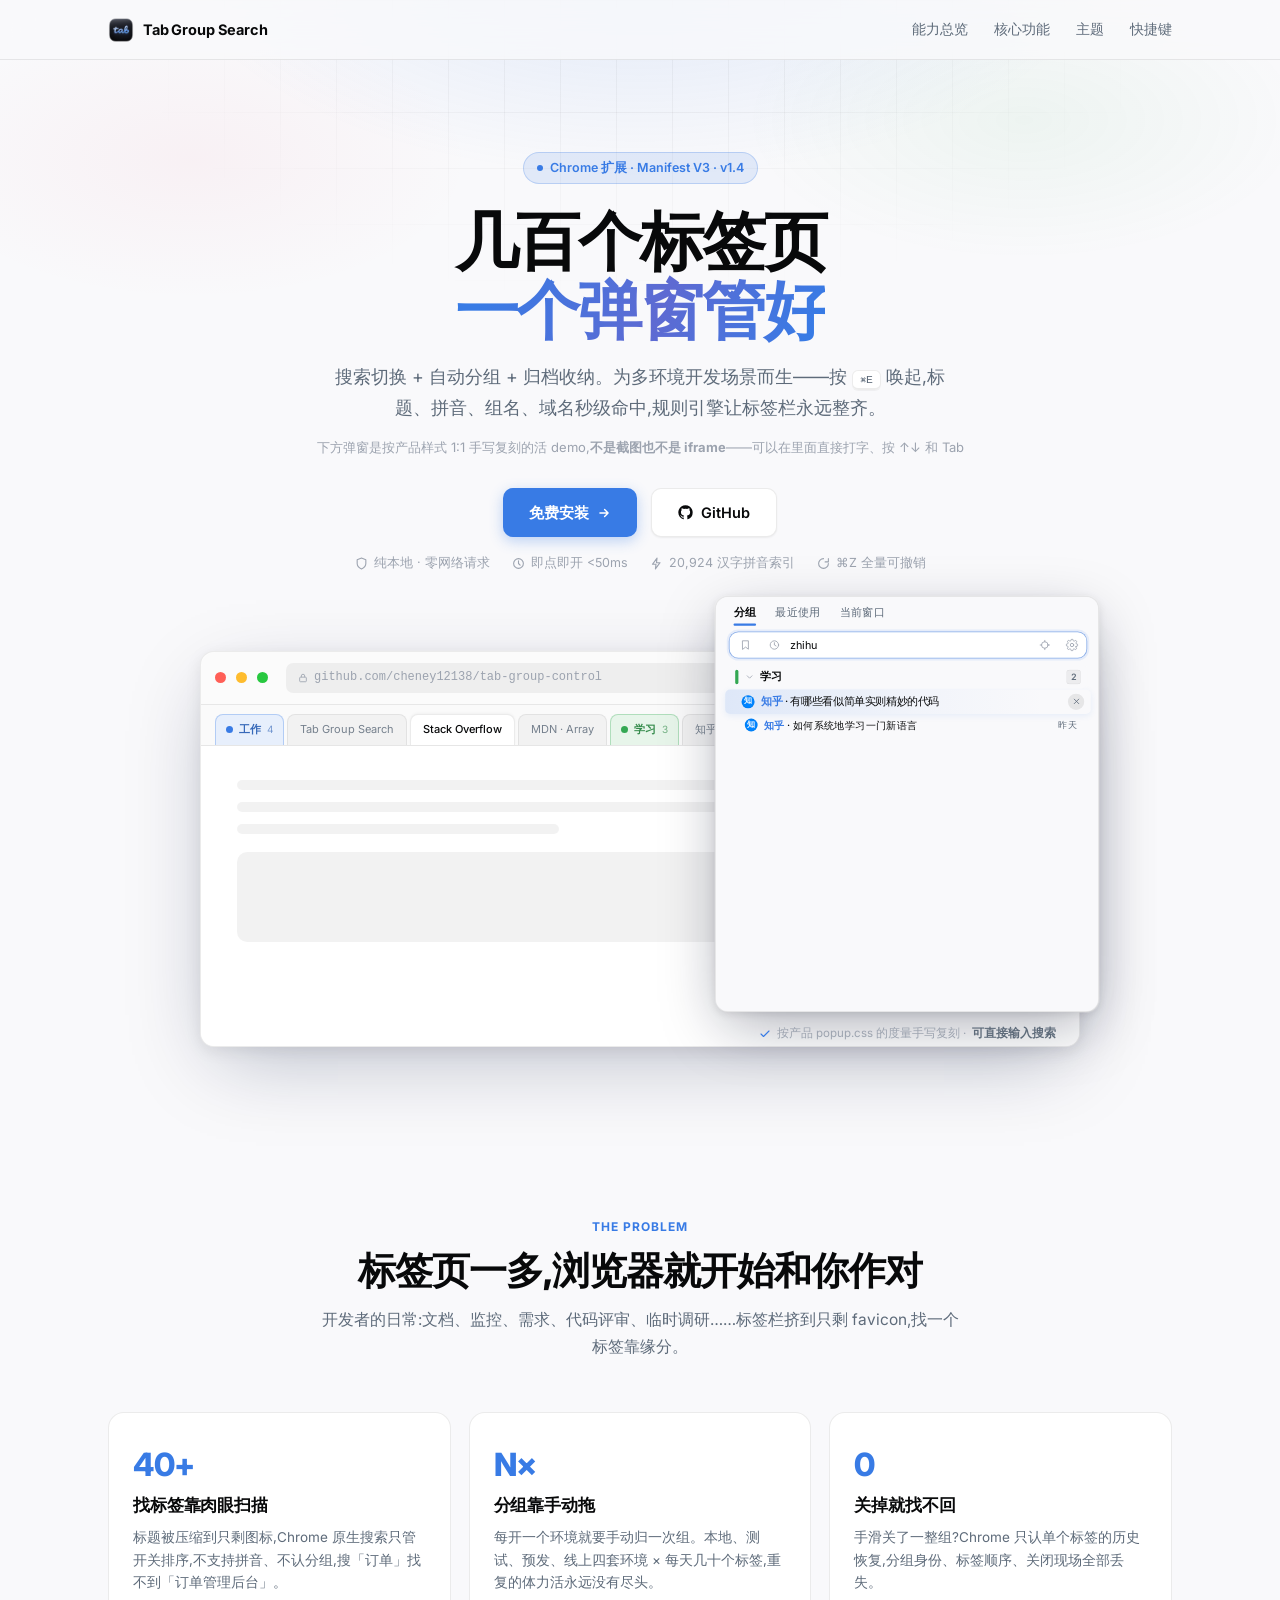
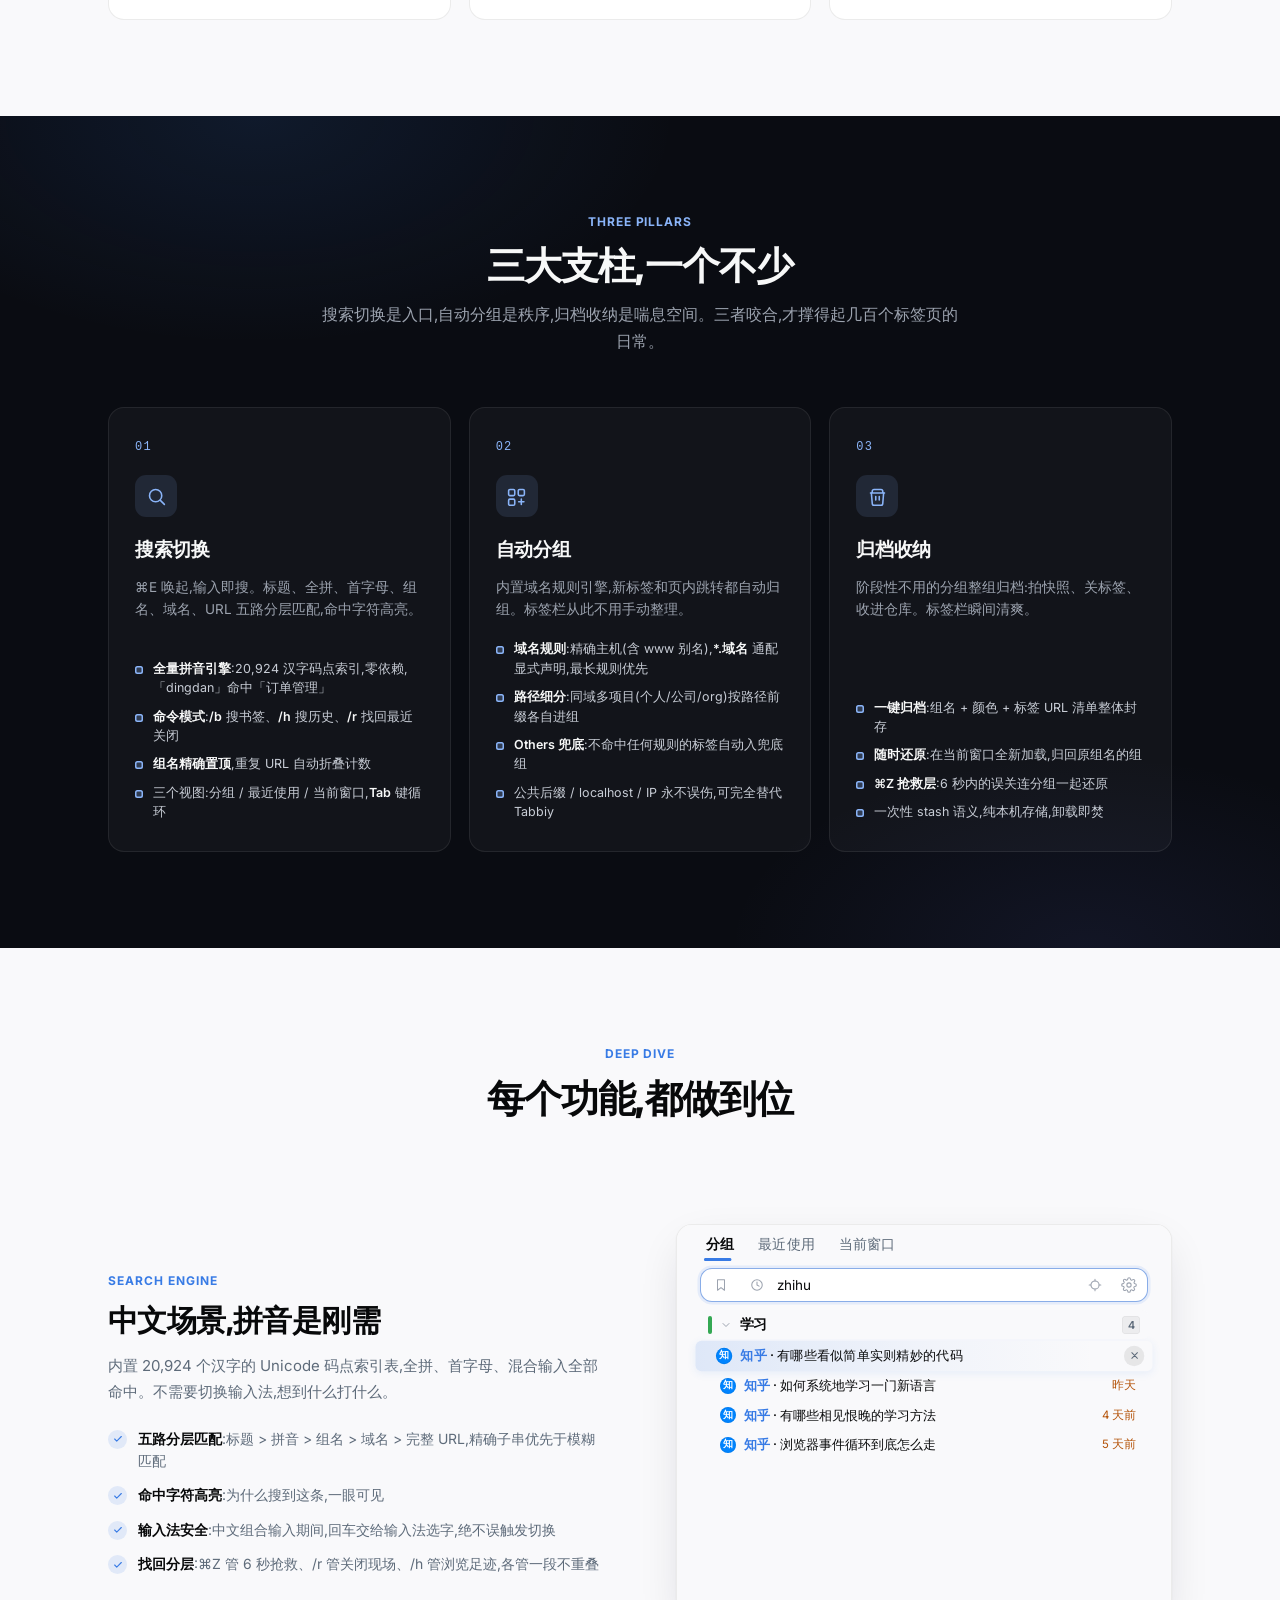
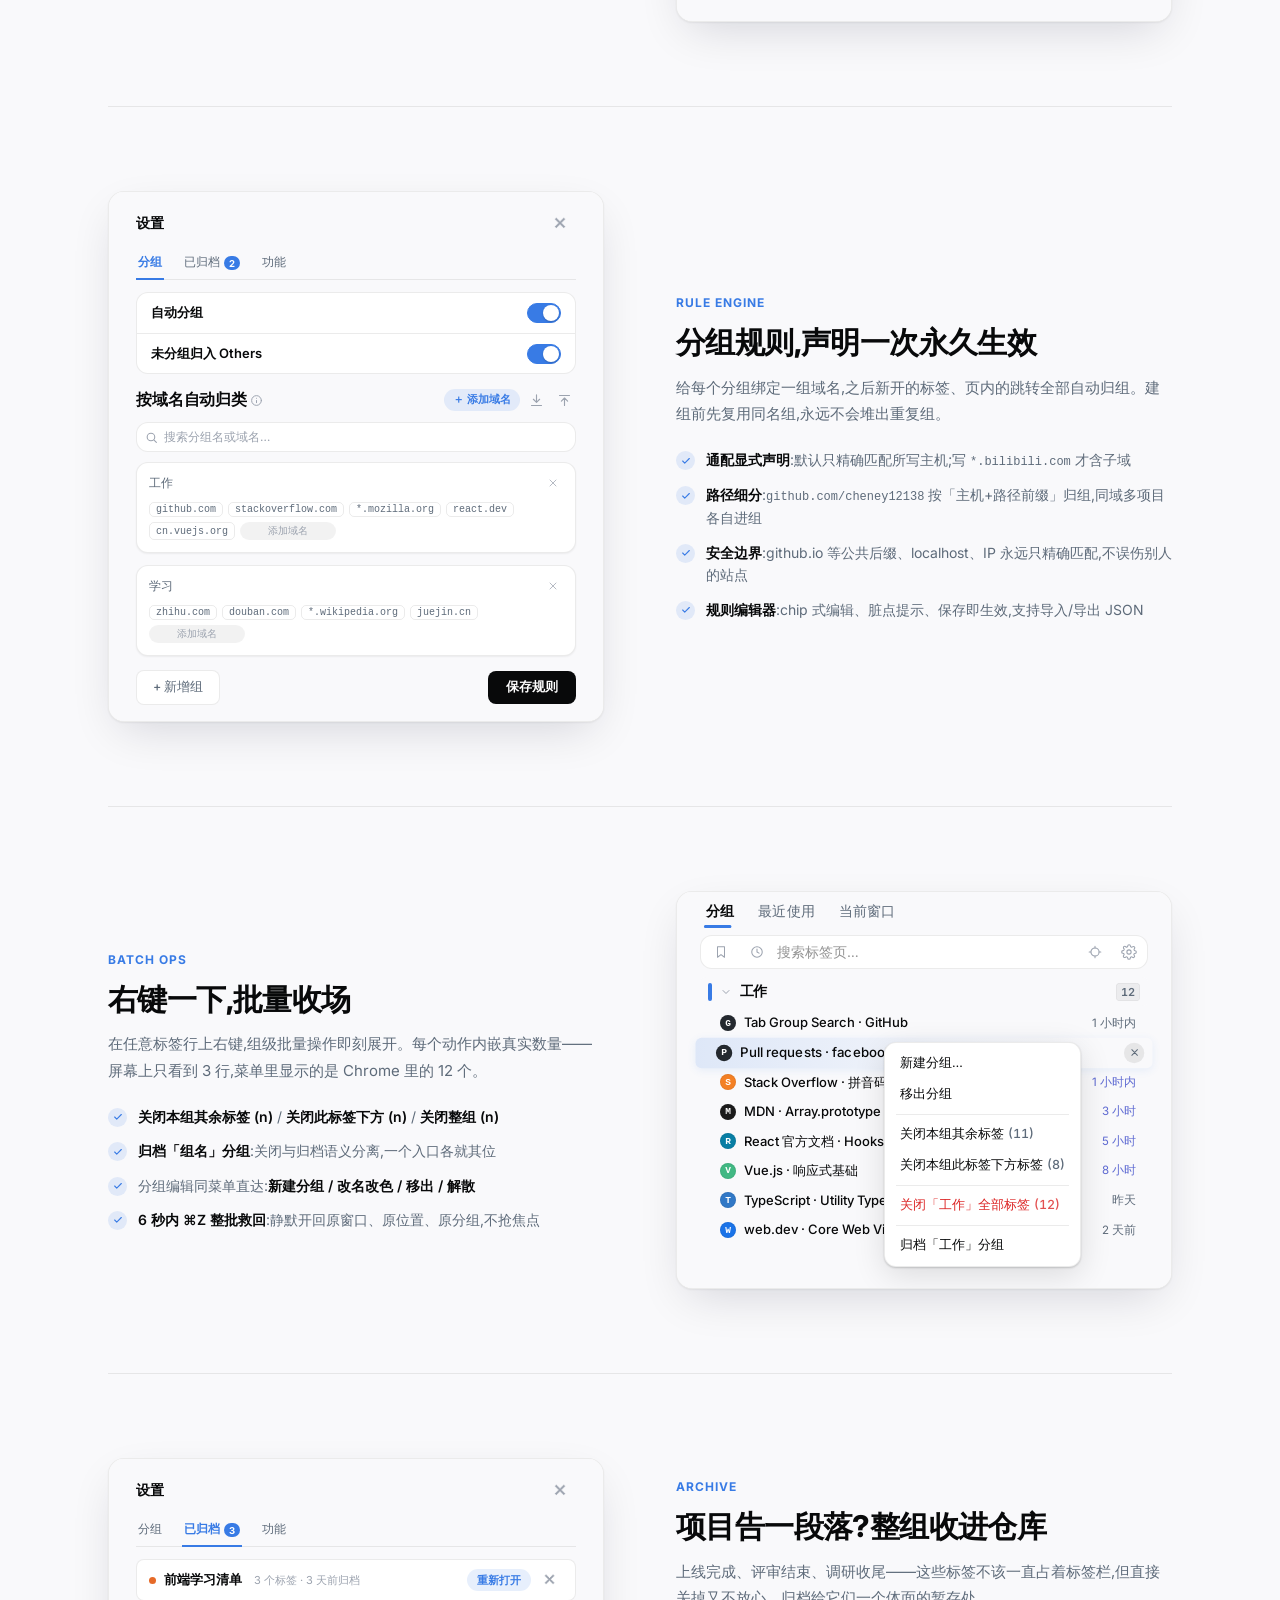
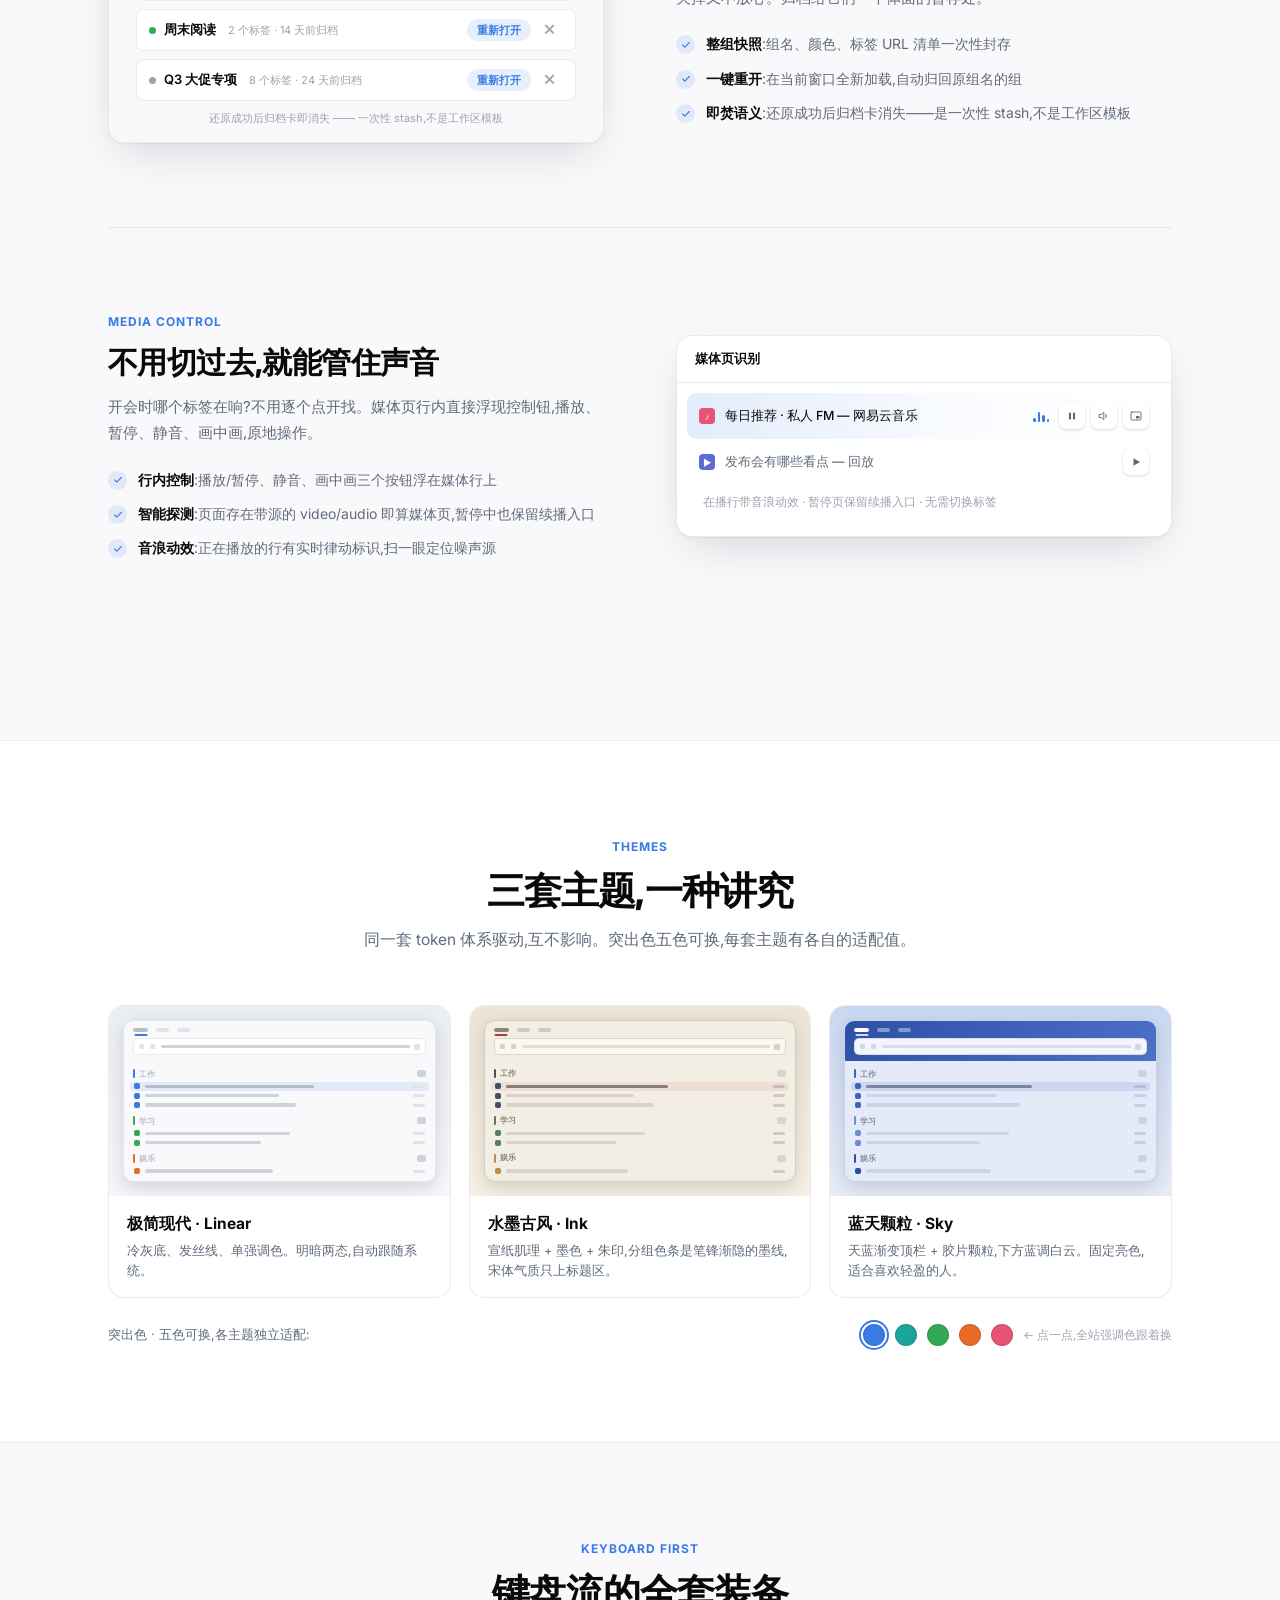
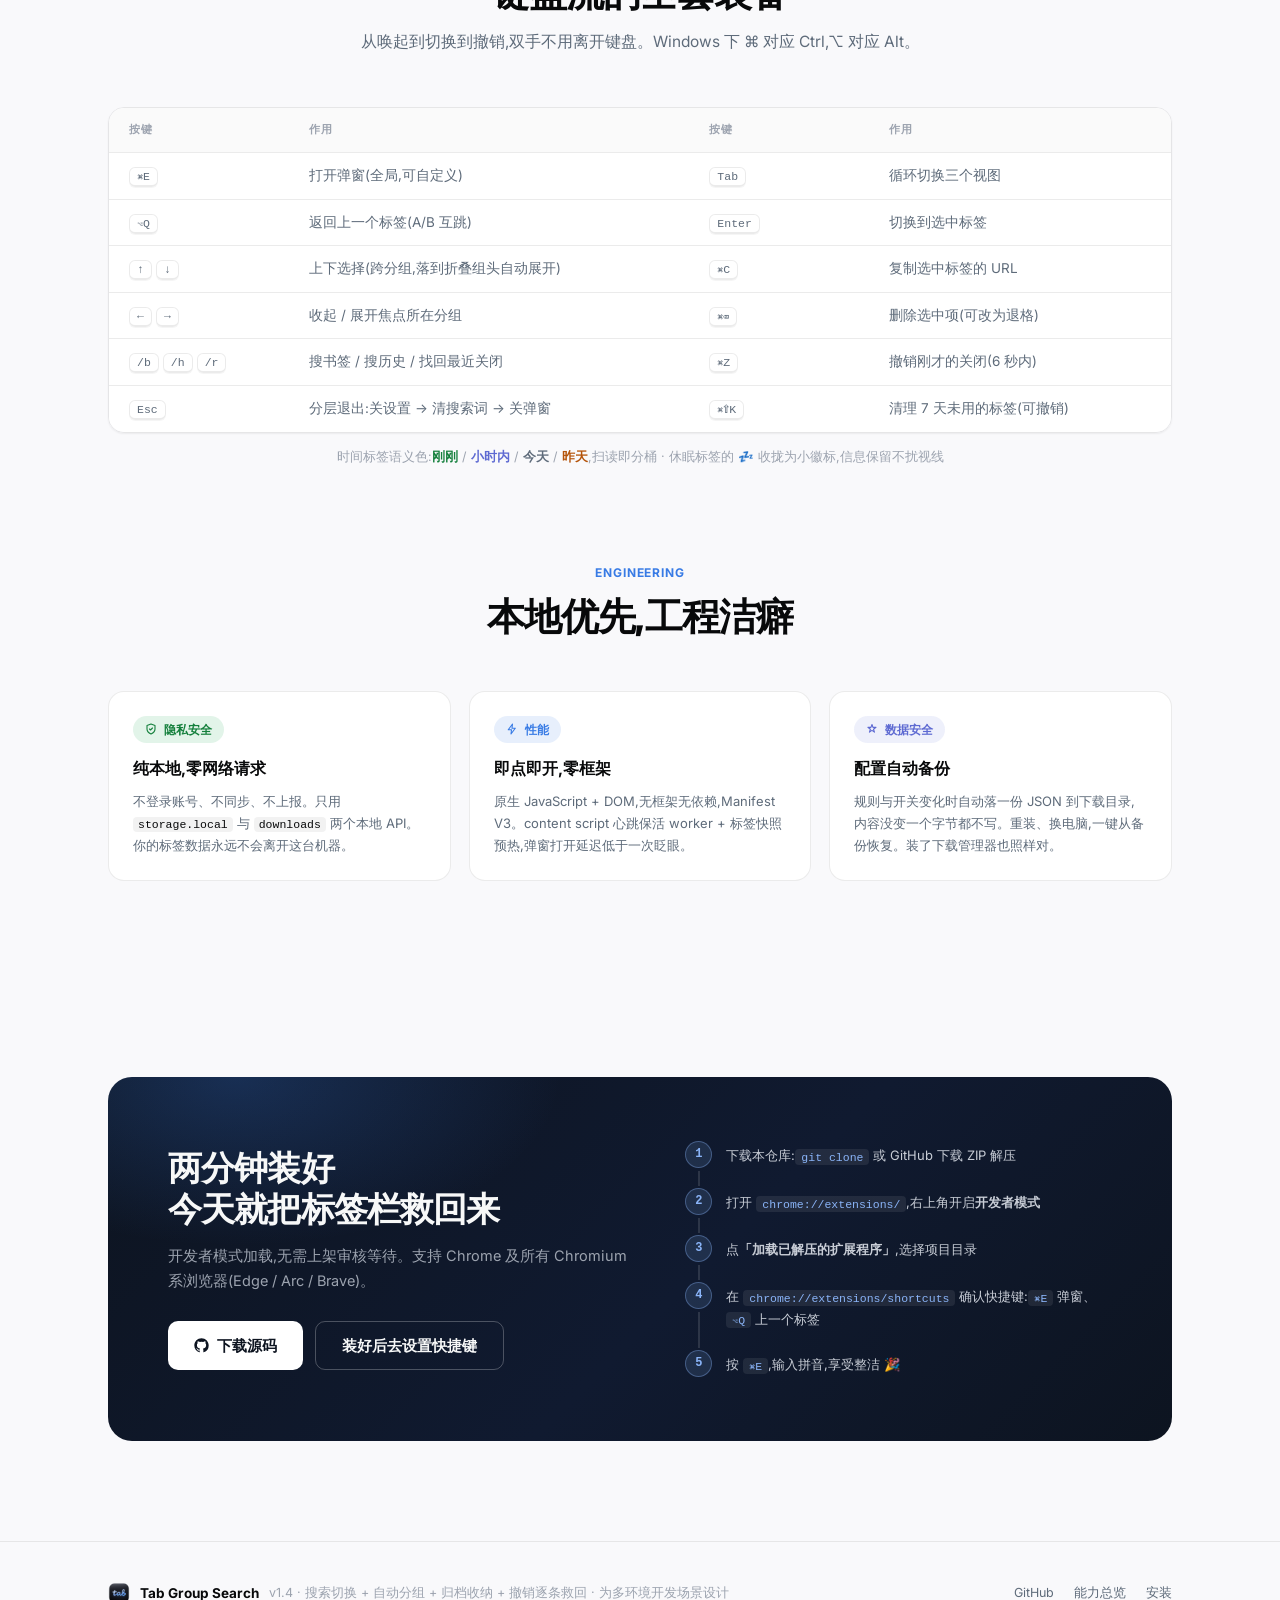
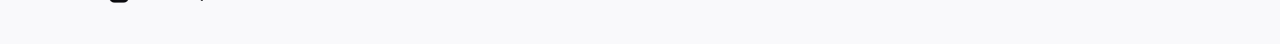
<file: site/index.html>
<!DOCTYPE html>
<html lang="zh-CN">
<head>
<meta charset="UTF-8">
<meta name="viewport" content="width=device-width, initial-scale=1.0">
<title>Tab Group Search — 几百个标签页,一个弹窗管好</title>
<meta name="description" content="Tab Group Search 是一款 Chrome 扩展:搜索切换 + 自动分组 + 归档收纳。全量拼音搜索、域名规则引擎、右键批量管理,专为多环境开发场景设计。纯本地运行,零网络请求。">
<meta property="og:title" content="Tab Group Search — 几百个标签页,一个弹窗管好">
<meta property="og:description" content="搜索切换 + 自动分组 + 归档收纳。⌘E 唤起,全量拼音秒搜,规则引擎自动归组。">
<meta property="og:type" content="website">
<link rel="preconnect" href="https://fonts.googleapis.com">
<link rel="preconnect" href="https://fonts.gstatic.com" crossorigin>
<link href="https://fonts.googleapis.com/css2?family=Inter:wght@400;500;600;700;800&display=swap" rel="stylesheet">
<style>
/* ============================================================
   Design tokens — 沿用产品 Linear 主题的色板(默认突出色 #387BE5)
   ============================================================ */
:root {
  --bg: #f9f9fb;
  --surface: #ffffff;
  --fill: rgba(8,9,10,0.05);
  --fill-2: rgba(8,9,10,0.08);
  --hover: rgba(8,9,10,0.04);
  --placeholder: rgba(8,9,10,0.44);
  --text: #08090a;
  --text-2: #5e6b7a;
  --text-3: #9ca3af;
  --hairline: rgba(8,9,10,0.08);
  --accent: #387BE5;
  --accent-hi: #2768cc;
  --accent-dark: #8AB4F8;
  --tint: rgba(56,123,229,0.12);
  --tint-2: rgba(56,123,229,0.18);
  --danger: #dc2626;
  --danger-bg: rgba(220,38,38,0.09);
  --green: #34A853; --green-bg: rgba(22,163,74,0.12);
  --blue-tag: #5e6ad2;  --blue-tag-bg: rgba(94,106,210,0.10);
  --gray-tag: #5e6b7a;  --gray-tag-bg: rgba(8,9,10,0.06);
  --amber: #b45309;     --amber-bg: rgba(180,83,9,0.12);
  --tag-hot-c: #15803d;   --tag-hot-bg: rgba(22,163,74,0.12);
  --tag-info-c: #5e6ad2;  --tag-info-bg: rgba(94,106,210,0.10);
  --tag-mid-c: #5e6b7a;   --tag-mid-bg: rgba(8,9,10,0.06);
  --tag-stale-c: #b45309; --tag-stale-bg: rgba(180,83,9,0.12);
  --r-xs: 6px; --r-sm: 8px; --r-md: 12px; --r-lg: 16px; --r-xl: 20px;
  --shadow-card: 0 1px 2px rgba(8,9,10,0.06);
  --shadow-pop: 0 1px 2px rgba(8,9,10,0.18), 0 8px 32px rgba(8,9,10,0.12);
  --shadow-hero: 0 24px 80px -16px rgba(8,20,60,0.28), 0 4px 16px rgba(8,9,10,0.08);
  --font: "Inter", -apple-system, BlinkMacSystemFont, "Segoe UI", "PingFang SC", "Hiragino Sans GB", "Microsoft YaHei", sans-serif;
  --mono: ui-monospace, "SF Mono", SFMono-Regular, Menlo, Consolas, monospace;
  --ease-spring: cubic-bezier(0.34, 1.56, 0.64, 1);
  --maxw: 1120px;
}
* { margin:0; padding:0; box-sizing:border-box; }
html { scroll-behavior: smooth; scroll-padding-top: 76px; }
body {
  font-family: var(--font);
  background: var(--bg);
  color: var(--text);
  font-size: 15px;
  line-height: 1.6;
  -webkit-font-smoothing: antialiased;
  text-rendering: optimizeLegibility;
}
::selection { background: rgba(56,123,229,0.22); }
a { color: inherit; }
img { display: block; }

.wrap { max-width: var(--maxw); margin: 0 auto; padding: 0 28px; }

/* ---------------- Nav ---------------- */
.nav {
  position: fixed; top: 0; left: 0; right: 0; z-index: 100;
  height: 60px;
  background: rgba(249,249,251,0.82);
  backdrop-filter: saturate(180%) blur(16px);
  -webkit-backdrop-filter: saturate(180%) blur(16px);
  border-bottom: 1px solid var(--hairline);
}
.nav-inner { max-width: var(--maxw); margin: 0 auto; height: 100%; padding: 0 28px; display: flex; align-items: center; gap: 10px; }
.nav-logo { display: flex; align-items: center; gap: 9px; font-weight: 700; font-size: 14.5px; letter-spacing: -0.01em; text-decoration: none; }
.nav-logo img { width: 26px; height: 26px; }
.nav-links { margin-left: auto; display: flex; align-items: center; gap: 26px; }
.nav-links a { font-size: 13.5px; color: var(--text-2); text-decoration: none; transition: color .15s; }
.nav-links a:hover { color: var(--text); }
.nav-cta {
  font-size: 13px; font-weight: 600; color: #fff !important;
  background: var(--accent); padding: 7px 16px; border-radius: 8px;
  transition: background .15s;
}
.nav-cta:hover { background: var(--accent-hi); }
@media (max-width: 720px) { .nav-links a:not(.nav-cta) { display: none; } }

/* ---------------- Hero ---------------- */
.hero {
  position: relative;
  padding: 152px 0 110px;
  text-align: center;
  overflow: hidden;
}
.hero-bg {
  position: absolute; inset: 0; pointer-events: none;
  background:
    radial-gradient(680px 340px at 50% -60px, rgba(56,123,229,0.14), transparent 70%),
    radial-gradient(400px 200px at 80% 120px, rgba(52,168,83,0.06), transparent 70%),
    radial-gradient(400px 200px at 15% 160px, rgba(229,83,117,0.05), transparent 70%);
}
.hero-grid {
  position: absolute; inset: 0; pointer-events: none; opacity: .5;
  background-image: linear-gradient(var(--hairline) 1px, transparent 1px), linear-gradient(90deg, var(--hairline) 1px, transparent 1px);
  background-size: 56px 56px;
  mask-image: radial-gradient(720px 420px at 50% 0, #000 30%, transparent 75%);
  -webkit-mask-image: radial-gradient(720px 420px at 50% 0, #000 30%, transparent 75%);
}
.hero-eyebrow {
  display: inline-flex; align-items: center; gap: 7px;
  font-size: 12.5px; font-weight: 600; color: var(--accent);
  background: var(--tint); border: 1px solid rgba(56,123,229,0.24);
  padding: 5px 13px; border-radius: 99px; margin-bottom: 22px;
}
.hero-eyebrow .dot { width: 6px; height: 6px; border-radius: 50%; background: var(--accent); }
.hero h1 {
  font-size: clamp(38px, 6vw, 64px);
  font-weight: 800;
  letter-spacing: -0.035em;
  line-height: 1.08;
  margin-bottom: 18px;
}
.hero h1 .grad {
  background: linear-gradient(115deg, #387BE5 10%, #5e6ad2 55%, #387BE5 95%);
  -webkit-background-clip: text; background-clip: text; color: transparent;
}
.hero-sub {
  font-size: clamp(15px, 2vw, 18px);
  color: var(--text-2);
  max-width: 620px; margin: 0 auto 14px;
  line-height: 1.7;
}
.hero-kbd-hint { font-size: 13px; color: var(--text-3); margin-bottom: 30px; }
kbd {
  font-family: var(--mono); font-size: 11.5px;
  background: var(--surface); border: 1px solid var(--hairline);
  border-bottom-width: 2px; border-radius: 6px; padding: 2px 7px;
  color: var(--text-2);
  box-shadow: 0 1px 0 rgba(8,9,10,0.04);
  white-space: nowrap;
}
.hero-actions { display: flex; gap: 14px; justify-content: center; margin-bottom: 16px; flex-wrap: wrap; }
.btn {
  display: inline-flex; align-items: center; gap: 8px;
  font-size: 14.5px; font-weight: 600; text-decoration: none;
  padding: 12px 26px; border-radius: 10px;
  transition: transform .15s var(--ease-spring), background .15s, box-shadow .15s;
}
.btn:active { transform: scale(0.97); }
.btn-primary { background: var(--accent); color: #fff; box-shadow: 0 4px 14px rgba(56,123,229,0.32); }
.btn-primary:hover { background: var(--accent-hi); transform: translateY(-1px); box-shadow: 0 8px 22px rgba(56,123,229,0.38); }
.btn-ghost { background: var(--surface); color: var(--text); border: 1px solid var(--hairline); box-shadow: var(--shadow-card); }
.btn-ghost:hover { border-color: rgba(56,123,229,0.4); color: var(--accent); transform: translateY(-1px); }
.hero-meta { display: flex; gap: 22px; justify-content: center; font-size: 12.5px; color: var(--text-3); flex-wrap: wrap; }
.hero-meta span { display: inline-flex; align-items: center; gap: 6px; }
.hero-meta svg { width: 13px; height: 13px; stroke: currentColor; fill: none; stroke-width: 2; stroke-linecap: round; stroke-linejoin: round; }

/* ---------------- Browser frame + demo ---------------- */
.hero-visual { position: relative; margin-top: 78px; }
.browser {
  max-width: 880px; margin: 0 auto;
  background: var(--surface);
  border: 1px solid var(--hairline);
  border-radius: 14px;
  box-shadow: var(--shadow-hero);
  overflow: visible;
  position: relative;
  text-align: left;
}
.browser-bar {
  display: flex; align-items: center; gap: 10px;
  padding: 11px 14px;
  border-bottom: 1px solid var(--hairline);
  background: rgba(8,9,10,0.015);
  border-radius: 14px 14px 0 0;
}
.b-dot { width: 11px; height: 11px; border-radius: 50%; }
.b-dot.r { background: #FF5F57; } .b-dot.y { background: #FEBC2E; } .b-dot.g { background: #28C840; }
.browser-url {
  flex: 1; margin-left: 8px;
  font-size: 12px; color: var(--text-3);
  background: var(--fill); border-radius: 7px;
  padding: 5px 12px; display: flex; align-items: center; gap: 6px;
  font-family: var(--mono);
}
.tabstrip {
  display: flex; align-items: flex-end; gap: 3px;
  padding: 9px 14px 0;
  background: rgba(8,9,10,0.02);
  border-bottom: 1px solid var(--hairline);
  overflow: hidden;
}
.chip {
  flex: none;
  font-size: 11px; color: var(--text-2);
  padding: 6px 12px 7px;
  background: rgba(8,9,10,0.04);
  border: 1px solid var(--hairline); border-bottom: none;
  border-radius: 8px 8px 0 0;
  white-space: nowrap;
  max-width: 130px; overflow: hidden; text-overflow: ellipsis;
  opacity: 0.85;
}
.chip.on { background: var(--surface); opacity: 1; color: var(--text); font-weight: 500; box-shadow: 0 -1px 3px rgba(8,9,10,0.04); }
.gchip {
  flex: none; display: inline-flex; align-items: center; gap: 6px;
  font-size: 11px; font-weight: 600;
  padding: 6px 10px 7px;
  background: color-mix(in srgb, var(--gc) 12%, var(--surface));
  border: 1px solid color-mix(in srgb, var(--gc) 30%, transparent); border-bottom: none;
  border-radius: 8px 8px 0 0;
  color: color-mix(in srgb, var(--gc) 75%, #333);
  white-space: nowrap;
}
.gchip i { width: 7px; height: 7px; border-radius: 50%; background: var(--gc); }
.gchip em { font-style: normal; font-weight: 400; opacity: .65; font-size: 10px; }
.browser-body {
  position: relative;
  height: 300px;
  background: var(--surface);
  border-radius: 0 0 14px 14px;
}
.page-ghost { padding: 34px 36px; }
.ghost-line { height: 10px; border-radius: 5px; background: var(--fill); margin-bottom: 12px; }
.ghost-line.w60 { width: 60%; } .ghost-line.w80 { width: 80%; } .ghost-line.w40 { width: 40%; }
.ghost-block { height: 90px; border-radius: 10px; background: var(--fill); margin-top: 18px; }

/* ============================================================
   Popup replica — 手写 CSS, 度量与 token 逐条对齐产品 popup.css
   (linear 主题浅色: 480×520 画布 / 16px gutter / 行高 30px)
   ============================================================ */
.pop {
  /* 弹窗内固定 Linear 蓝, 不跟随站点突出色切换 */
  --accent: #387BE5;
  --accent-hi: #2768cc;
  --tint: rgba(56,123,229,.12);
  --tint-2: rgba(56,123,229,.18);
  --ring: rgba(56,123,229,.35);
  width: 100%; max-width: 480px; margin: 0 auto;
  background: var(--bg);
  color: var(--text);
  font-size: 13px; line-height: normal;
  display: flex; flex-direction: column;
  position: relative; overflow: hidden;
  text-align: left;
  outline: none;
}
/* --- 顶部命令栏: 视图 tab + 搜索框 --- */
.pop-plate { flex: none; padding: 7px 16px 6px; }
.pop-tabs { position: relative; display: flex; gap: 20px; margin: 2px 0 4px; padding: 2px 4px 4px; }
.pop-tab {
  border: 0; background: none; cursor: pointer; font-family: inherit;
  font-size: 13.5px; letter-spacing: .01em; color: var(--text-2);
  padding: 0 2px 6px; transition: color .15s;
}
.pop-tab:hover { color: var(--text); }
.pop-tab.active { color: var(--text); font-weight: 600; }
.pop-slider {
  position: absolute; left: 0; bottom: 4px; width: 38px; height: 2.5px;
  border-radius: 99px; background: var(--accent);
  transform-origin: 0 50%;
  transition: transform .28s cubic-bezier(.3,.9,.3,1);
  z-index: 0;
}
.pop-search {
  display: flex; align-items: center; gap: 8px;
  height: 34px; padding: 0 4px;
  background: var(--surface);
  border: 1px solid var(--hairline);
  border-radius: var(--r-md);
  transition: border-color .15s, box-shadow .15s, background .15s;
}
.pop-search:focus-within,
.pop--focus .pop-search {
  border-color: color-mix(in srgb, var(--accent) 55%, var(--hairline));
  box-shadow: 0 0 0 2.5px color-mix(in srgb, var(--accent) 10%, transparent);
}
.pop-search input {
  flex: 1; min-width: 0; padding: 0; border: 0; outline: 0; background: none;
  font-family: inherit; font-size: 13.5px; color: var(--text);
}
.pop-search input::placeholder { color: var(--placeholder); }
.pop-search input[readonly] { pointer-events: none; }
.pop-src, .pop-gear {
  flex: none; border: 0; background: none; cursor: pointer;
  color: var(--text-3); border-radius: var(--r-xs);
  display: inline-flex; align-items: center; justify-content: center;
  transition: color .12s, background .12s;
}
.pop-src { padding: 5px; margin-left: 4px; }
.pop-src svg { width: 14px; height: 14px; stroke: currentColor; fill: none; stroke-width: 1.8; stroke-linecap: round; stroke-linejoin: round; }
.pop-src:hover, .pop-gear:hover { color: var(--accent); background: var(--tint); }
.pop-gear { padding: 6px; }
.pop-gear svg { width: 16px; height: 16px; stroke: currentColor; fill: none; stroke-width: 1.6; stroke-linecap: round; stroke-linejoin: round; }
/* --- 列表 --- */
.pop-list {
  flex: 1; min-height: 0; overflow-y: auto;
  padding: 0 0 6px;
  scrollbar-width: none;
  overscroll-behavior: contain;
}
.pop-list::-webkit-scrollbar { width: 0; height: 0; }
/* --- 吸顶组头 --- */
.pop-ghead {
  display: flex; align-items: center; gap: 8px;
  margin: 12px 16px 2px; padding: 5px 8px;
  font-size: 14px; font-weight: 600; color: var(--text);
  letter-spacing: -.01em;
  border-radius: 6px; cursor: pointer; user-select: none;
  position: sticky; top: 0; z-index: 5;
  background: var(--bg);
  transition: background .12s;
}
.pop-ghead:first-child { margin-top: 2px; }
.pop-ghead:hover { background: var(--hover); }
.pop-ghead::before {
  content: ''; position: absolute; top: -7px; left: 0; right: 0; height: 1px;
  background: linear-gradient(90deg, transparent, color-mix(in srgb, var(--text) 16%, transparent) 22%, color-mix(in srgb, var(--text) 16%, transparent) 78%, transparent);
  pointer-events: none;
}
.pop-ghead:first-child::before { display: none; }
.pop-gdot { width: 3.5px; height: 18px; border-radius: 99px; flex: none; background: var(--gc, var(--accent)); }
.pop-caret { display: inline-flex; align-items: center; width: 12px; height: 14px; flex: none; color: var(--text-3); transition: transform .15s ease; }
.pop-caret svg { width: 12px; height: 12px; stroke: currentColor; fill: none; stroke-width: 2; stroke-linecap: round; stroke-linejoin: round; }
.pop-ghead.collapsed .pop-caret { transform: rotate(-90deg); }
.pop-gcount {
  margin-left: auto; flex: none;
  min-width: 18px; height: 18px; padding: 0 5px;
  border-radius: 4px; background: var(--fill);
  box-shadow: inset 0 0 0 .5px var(--hairline);
  color: var(--text-2); font-size: 11px; font-weight: 600;
  font-variant-numeric: tabular-nums;
  display: inline-flex; align-items: center; justify-content: center;
}
/* --- 标签行 --- */
.pop-row {
  display: flex; align-items: center; gap: 8px;
  margin: 0 16px; padding: 6px 12px 6px 20px;
  border-radius: var(--r-xs); cursor: pointer; position: relative;
  transition: background .12s, transform .15s ease, box-shadow .15s ease;
}
.pop-row:hover { background: var(--hover); }
.pop-row.active {
  background: linear-gradient(90deg, color-mix(in srgb, var(--accent) 14%, transparent), color-mix(in srgb, var(--accent) 4%, transparent) 52%, transparent 88%);
  transform: scale(1.02);
  z-index: 2;
  box-shadow: 0 2px 8px color-mix(in srgb, var(--accent) 10%, transparent);
  transition: background .12s ease, transform .22s cubic-bezier(.34,1.56,.64,1), box-shadow .22s ease;
}
.pop-fav {
  width: 16px; height: 16px; border-radius: 50%; flex: none;
  display: inline-flex; align-items: center; justify-content: center;
  font-size: 9.5px; font-weight: 700; color: #fff;
  font-family: var(--mono);
  box-shadow: inset 0 0 0 1px rgba(8,9,10,.06);
  overflow: hidden;
}
.pop-fav svg { width: 15px; height: 15px; fill: currentColor; }
.pop-title { flex: 1; min-width: 0; font-size: 13px; font-weight: 500; line-height: 1.35; white-space: nowrap; overflow: hidden; text-overflow: ellipsis; }
.pop-title mark { background: transparent; color: var(--accent); font-weight: 700; }
.pop-time { flex: none; margin-left: 8px; font-size: 11.5px; color: var(--text-2); transition: opacity .1s; white-space: nowrap; }
.pop-time.hot { color: var(--tag-hot-c); font-weight: 600; }
.pop-time.today { color: var(--tag-info-c); }
.pop-time.stale { color: var(--tag-stale-c); }
.pop-row:hover .pop-time, .pop-row.active .pop-time { opacity: 0; }
.pop-close {
  position: absolute; right: 8px; top: 50%;
  width: 20px; height: 20px; border: 0; border-radius: 50%;
  background: var(--fill-2); color: var(--text-2); cursor: pointer;
  display: flex; align-items: center; justify-content: center;
  opacity: 0; transform: translateY(-50%) translateX(6px);
  transition: opacity .1s, transform .1s, background .12s, color .12s;
}
.pop-row:hover .pop-close, .pop-row.active .pop-close { opacity: 1; transform: translateY(-50%) translateX(0); }
.pop-row.pressed { transform: scale(.985); transition: transform .1s ease; }
.pop-close:hover { background: var(--danger); color: #fff; }
.pop-close svg { width: 11px; height: 11px; stroke: currentColor; fill: none; stroke-width: 2.2; stroke-linecap: round; }
.pop-empty { display: none; padding: 36px 20px 44px; text-align: center; color: var(--text-3); font-size: 12.5px; }
.pop-empty.show { display: block; }
/* --- 底部推送条(关闭后可撤销) --- */
.pop-push {
  position: absolute; left: 50%; bottom: 12px;
  display: flex; align-items: center; gap: 10px;
  padding: 9px 14px; font-size: 12.5px; color: var(--text-2);
  background: var(--surface); border: 1px solid var(--hairline);
  border-radius: 14px; box-shadow: var(--shadow-pop);
  white-space: nowrap; z-index: 30;
  opacity: 0; pointer-events: none;
  transform: translate(-50%, 10px);
  transition: opacity .2s, transform .32s var(--ease-spring);
}
.pop-push.show { opacity: 1; pointer-events: auto; transform: translate(-50%, 0); }
.pop-push b { color: var(--text); font-weight: 600; }
.pop-push .push-undo { margin-left: auto; color: var(--accent); font-weight: 600; cursor: pointer; }
.pop-push kbd { font-size: 10px; padding: 1px 5px; }
/* --- Hero 悬浮位: 480×520 缩到 0.8 (384×416) --- */
.hero-demo {
  position: absolute; right: -20px; top: -56px;
  width: 384px; height: 416px;
  z-index: 10;
  animation: shot-float 7s ease-in-out infinite;
}
.hero-demo-clip {
  position: absolute; inset: 0;
  border-radius: 13px; overflow: hidden;
  background: var(--bg);
  border: 1px solid var(--hairline);
  box-shadow: 0 18px 60px -8px rgba(8,15,40,.35), 0 2px 8px rgba(8,9,10,.10), 0 0 0 1px rgba(255,255,255,.6);
}
.hero-demo .pop { width: 480px; max-width: none; height: 520px; transform: scale(.8); transform-origin: top left; }
@keyframes shot-float {
  0%, 100% { transform: translateY(0); }
  50% { transform: translateY(-7px); }
}
.hero-demo-cap {
  position: absolute; left: 0; right: 0; top: 100%;
  display: flex; align-items: center; justify-content: center; gap: 6px;
  margin-top: 12px;
  font-size: 11.5px; color: var(--text-3);
  white-space: nowrap;
}
.hero-demo-cap svg { color: var(--accent); flex: none; }
.hero-demo-cap b { color: var(--text-2); font-weight: 600; }
@media (max-width: 980px) {
  .hero-demo {
    position: relative; right: auto; top: auto;
    width: 100%; max-width: 480px; height: auto;
    margin: 18px auto 0;
    animation: none;
  }
  .hero-demo-clip { position: relative; inset: auto; }
  .hero-demo .pop { width: 100%; height: 430px; transform: none; }
  .hero-demo-cap { position: static; margin-top: 10px; }
  .browser-body { display: none; }
}
@media (max-width: 720px) {
  /* 窄屏：标签条挤不下会被裁，干脆只留浏览器顶栏 + 弹窗本体 */
  .tabstrip { display: none; }
  .hero { padding: 110px 0 72px; }
  .hero h1 { font-size: clamp(30px, 9.2vw, 40px); }
  .hero-sub { font-size: 14.5px; }
  .wrap { padding: 0 20px; }
  section { padding: 64px 0; }
  .hero-actions .btn { padding: 11px 20px; font-size: 14px; }
}

/* ---------------- Sections common ---------------- */
section { padding: 96px 0; }
.sec-head { max-width: 640px; margin-bottom: 52px; }
.sec-head.center { margin-left: auto; margin-right: auto; text-align: center; }
.eyebrow {
  font-size: 12px; font-weight: 700; letter-spacing: 0.08em; text-transform: uppercase;
  color: var(--accent); margin-bottom: 12px;
}
.sec-head h2 {
  font-size: clamp(26px, 3.6vw, 38px); font-weight: 800; letter-spacing: -0.025em; line-height: 1.18;
  margin-bottom: 14px;
}
.sec-head p { font-size: 15.5px; color: var(--text-2); line-height: 1.7; }

/* ---------------- Pain points ---------------- */
.pains { display: grid; grid-template-columns: repeat(3, 1fr); gap: 18px; }
.pain {
  background: var(--surface); border: 1px solid var(--hairline); border-radius: var(--r-lg);
  padding: 26px 24px;
  transition: transform .2s, box-shadow .2s, border-color .2s;
}
.pain:hover { transform: translateY(-3px); box-shadow: 0 12px 32px rgba(8,9,10,0.08); border-color: rgba(56,123,229,0.3); }
.pain-ico {
  width: 40px; height: 40px; border-radius: 10px;
  background: var(--tint); color: var(--accent);
  display: flex; align-items: center; justify-content: center;
  margin-bottom: 16px;
}
.pain-ico svg { width: 20px; height: 20px; stroke: currentColor; fill: none; stroke-width: 1.8; stroke-linecap: round; stroke-linejoin: round; }
.pain h3 { font-size: 16.5px; font-weight: 700; letter-spacing: -0.01em; margin-bottom: 8px; }
.pain p { font-size: 13.5px; color: var(--text-2); line-height: 1.65; }
.pain .pain-stat { font-size: 32px; font-weight: 800; letter-spacing: -0.03em; color: var(--accent); display: block; margin-bottom: 2px; }
@media (max-width: 860px) { .pains { grid-template-columns: 1fr; } }

/* ---------------- Pillars (dark) ---------------- */
.dark {
  background: #0a0c12;
  color: #f7f8f8;
  position: relative;
  overflow: hidden;
}
.dark .sec-head h2 { color: #f7f8f8; }
.dark .sec-head p { color: #9ca3af; }
.dark-glow {
  position: absolute; inset: 0; pointer-events: none;
  background: radial-gradient(700px 380px at 20% 0%, rgba(56,123,229,0.12), transparent 60%),
              radial-gradient(600px 320px at 85% 100%, rgba(94,106,210,0.10), transparent 60%);
}
.pillars { display: grid; grid-template-columns: repeat(3, 1fr); gap: 18px; position: relative; }
.pillar {
  background: rgba(255,255,255,0.035);
  border: 1px solid rgba(255,255,255,0.08);
  border-radius: var(--r-lg);
  padding: 30px 26px;
  display: flex; flex-direction: column;
  transition: transform .2s, border-color .2s, background .2s;
}
.pillar:hover { transform: translateY(-4px); border-color: rgba(138,180,248,0.35); background: rgba(255,255,255,0.055); }
.pillar-num {
  font-family: var(--mono); font-size: 12px; color: var(--accent-dark);
  margin-bottom: 18px; letter-spacing: 0.1em;
}
.pillar-ico {
  width: 42px; height: 42px; border-radius: 11px;
  background: rgba(138,180,248,0.12); color: var(--accent-dark);
  display: flex; align-items: center; justify-content: center;
  margin-bottom: 18px;
}
.pillar-ico svg { width: 21px; height: 21px; stroke: currentColor; fill: none; stroke-width: 1.8; stroke-linecap: round; stroke-linejoin: round; }
.pillar h3 { font-size: 19px; font-weight: 700; letter-spacing: -0.015em; margin-bottom: 10px; }
.pillar > p { font-size: 13.5px; color: #9ca3af; line-height: 1.7; margin-bottom: 18px; }
.pillar ul { list-style: none; margin-top: auto; display: flex; flex-direction: column; gap: 9px; }
.pillar ul li {
  font-size: 12.5px; color: #c8cdd6; line-height: 1.55;
  padding-left: 18px; position: relative;
}
.pillar ul li::before {
  content: ''; position: absolute; left: 0; top: 7px;
  width: 8px; height: 8px; border-radius: 2.5px;
  background: rgba(138,180,248,0.25);
  box-shadow: inset 0 0 0 1.5px var(--accent-dark);
}
.pillar ul li b { color: #f7f8f8; font-weight: 600; }
@media (max-width: 960px) { .pillars { grid-template-columns: 1fr; } }

/* ---------------- Feature deep-dives ---------------- */
.dive {
  display: grid; grid-template-columns: 1fr 1fr; gap: 72px; align-items: center;
  padding: 84px 0;
}
.dive + .dive { border-top: 1px solid var(--hairline); }
.dive.flip .dive-text { order: 2; }
.dive.flip .dive-visual { order: 1; }
.dive-text, .dive-visual { min-width: 0; }
.dive-text h3 { font-size: clamp(22px, 3vw, 30px); font-weight: 800; letter-spacing: -0.02em; line-height: 1.22; margin-bottom: 14px; }
.dive-text > p { font-size: 15px; color: var(--text-2); line-height: 1.75; margin-bottom: 22px; }
.dive-list { list-style: none; display: flex; flex-direction: column; gap: 12px; }
.dive-list li { display: flex; gap: 11px; font-size: 14px; color: var(--text-2); line-height: 1.6; }
.dive-list li b { color: var(--text); font-weight: 600; }
.dive-check {
  flex: none; width: 19px; height: 19px; margin-top: 2px;
  border-radius: 50%; background: var(--tint); color: var(--accent);
  display: flex; align-items: center; justify-content: center;
}
.dive-check svg { width: 10px; height: 10px; stroke: currentColor; fill: none; stroke-width: 2.6; stroke-linecap: round; stroke-linejoin: round; }
.dive-visual { position: relative; }
.dive-visual .panel {
  background: var(--surface); border: 1px solid var(--hairline); border-radius: var(--r-lg);
  box-shadow: 0 16px 48px -12px rgba(8,15,40,0.16), var(--shadow-card);
  overflow: hidden;
}
.dive-visual .pop-embed { position: relative; overflow: hidden; background: var(--bg); }
.dive-visual .pop-embed .pop { width: 480px; max-width: 100%; margin: 0 auto; min-height: 396px; }
.dive-visual .pop-embed .pop--auto { min-height: 0; }
@media (max-width: 900px) {
  .dive { grid-template-columns: 1fr; gap: 36px; padding: 64px 0; }
  .dive.flip .dive-text { order: 1; }
  .dive.flip .dive-visual { order: 2; }
}
.panel-head {
  display: flex; align-items: center; justify-content: space-between;
  padding: 13px 18px; border-bottom: 1px solid var(--hairline);
  font-size: 12.5px; font-weight: 700;
}
.panel-head .ph-act { display: flex; gap: 12px; }
.panel-head .ph-act span { font-size: 11.5px; font-weight: 600; color: var(--accent); cursor: pointer; }
.panel-body { padding: 16px 18px; }

/* ---- 设置面板 mock (与产品 settings-panel 同一套度量) ---- */
.ps { display: flex; flex-direction: column; }
.ps-head { flex: none; display: flex; align-items: center; justify-content: space-between; padding: 18px 20px 6px; }
.ps-title { font-size: 14px; font-weight: 700; letter-spacing: -.01em; }
.ps-close { border: 0; background: none; cursor: pointer; color: var(--text-3); font-size: 15px; line-height: 1; padding: 6px 8px; border-radius: 8px; font-family: inherit; }
.ps-tabs { flex: none; display: flex; gap: 18px; margin: 6px 20px 0; border-bottom: 1px solid var(--hairline); position: relative; }
.ps-tab {
  border: 0; background: none; cursor: pointer; font-family: inherit;
  font-size: 12px; color: var(--text-2); padding: 5px 2px 7px;
  border-bottom: 2px solid transparent; margin-bottom: -1px; transition: color .15s;
}
.ps-tab.active { color: var(--accent); font-weight: 600; border-bottom-color: var(--accent); }
.ps-pill {
  font-size: 9.5px; line-height: 1; padding: 1.5px 5px; border-radius: 99px;
  background: var(--accent); color: #fff; margin-left: 4px; font-weight: 700; vertical-align: middle;
}
.ps-body { flex: 1; min-height: 0; padding: 12px 20px 16px; display: flex; flex-direction: column; }

.sbox { background: var(--surface); border: 1px solid var(--hairline); border-radius: var(--r-md); overflow: hidden; margin-bottom: 8px; }
.srow { display: flex; align-items: center; justify-content: space-between; gap: 12px; padding: 0 14px; min-height: 40px; font-size: 13px; color: var(--text); }
.srow + .srow { border-top: 1px solid var(--hairline); }
.slabel { font-weight: 600; }
.toggle { flex: none; width: 34px; height: 20px; border-radius: 99px; background: var(--accent); border: 1px solid var(--accent); position: relative; }
.toggle::after { content: ''; position: absolute; top: 1px; left: 1px; width: 16px; height: 16px; border-radius: 50%; background: #fff; box-shadow: 0 1px 2px rgba(0,0,0,.2); transform: translateX(14px); }
.toggle.off { background: var(--fill-2); border-color: var(--hairline); }
.toggle.off::after { transform: none; }

.rules-head { display: flex; align-items: center; justify-content: space-between; gap: 12px; margin: 6px 0 10px; }
.rules-title { font-size: 15.5px; font-weight: 700; letter-spacing: -.01em; display: flex; align-items: center; gap: 3px; }
.rules-title svg { width: 13px; height: 13px; stroke: var(--text-3); fill: none; stroke-width: 1.8; stroke-linecap: round; stroke-linejoin: round; }
.rules-io { display: flex; align-items: center; gap: 4px; flex: none; }
.rules-io-link { font-family: inherit; font-size: 10.5px; font-weight: 600; color: var(--accent); background: var(--tint); border: 0; border-radius: 99px; padding: 4px 9px; cursor: pointer; white-space: nowrap; }
.rules-io-icon { width: 24px; height: 24px; border: 0; background: none; color: var(--text-3); border-radius: 6px; display: inline-flex; align-items: center; justify-content: center; cursor: pointer; }
.rules-io-icon svg { width: 15px; height: 15px; stroke: currentColor; fill: none; stroke-width: 1.8; stroke-linecap: round; stroke-linejoin: round; }
.rules-search { display: flex; align-items: center; gap: 6px; height: 30px; padding: 0 8px; margin-bottom: 10px; background: var(--surface); border: 1px solid var(--hairline); border-radius: var(--r-md); }
.rules-search svg { width: 13px; height: 13px; stroke: var(--text-3); fill: none; stroke-width: 2; stroke-linecap: round; flex: none; }
.rules-search span { font-size: 12px; color: var(--text-3); }
.rule-card { background: var(--surface); border: 1px solid var(--hairline); border-radius: var(--r-md); padding: 10px 12px 12px; margin-bottom: 12px; box-shadow: var(--shadow-card); }
.rule-card-head { display: flex; align-items: center; gap: 6px; }
.rule-name { flex: 1; font-size: 12px; font-weight: 500; color: var(--text-2); }
.rule-del { border: 0; background: none; color: var(--text-3); padding: 4px; border-radius: 6px; display: inline-flex; cursor: pointer; }
.rule-del svg { width: 12px; height: 12px; stroke: currentColor; fill: none; stroke-width: 1.5; stroke-linecap: round; }
.rule-hosts { display: flex; flex-wrap: wrap; gap: 5px; margin-top: 9px; }
.host-chip {
  display: inline-flex; align-items: center; gap: 3px;
  font-family: var(--mono); font-size: 10px; color: var(--text-2);
  border: 1px solid var(--hairline); border-radius: 5px; padding: 1px 6px;
  white-space: nowrap;
}
.host-chip.add { font-family: inherit; font-size: 10px; color: var(--text-3); background: var(--fill); border-color: transparent; border-radius: 999px; width: 96px; justify-content: center; }
.rules-actions { display: flex; align-items: center; justify-content: space-between; gap: 12px; margin-top: 2px; }
.rules-add { font-family: inherit; border: 1px solid var(--hairline); background: var(--surface); color: var(--text-2); font-size: 12.5px; font-weight: 500; padding: 8px 16px; border-radius: var(--r-sm); cursor: pointer; }
.rules-save { font-family: inherit; border: 0; background: var(--text); color: var(--surface); font-weight: 600; font-size: 12.5px; padding: 8px 18px; border-radius: var(--r-sm); cursor: pointer; }

/* ---- 右键菜单 mock ---- */
.ctx-menu {
  position: absolute; z-index: 20;
  min-width: 176px; max-width: 300px; padding: 5px;
  background: var(--surface); border: 1px solid var(--hairline);
  border-radius: var(--r-md); box-shadow: var(--shadow-pop);
  font-size: 12.5px; color: var(--text);
}
.ctx-item { padding: 7px 10px; border-radius: var(--r-xs); line-height: 1.35; white-space: nowrap; overflow: hidden; text-overflow: ellipsis; }
.ctx-item.on { background: var(--hover); }
.ctx-item.danger { color: var(--danger); }
.ctx-sep { height: 1px; margin: 4px 6px; background: var(--hairline); }
.ctx-item b { font-weight: 500; font-variant-numeric: tabular-nums; color: var(--text-2); }
.ctx-item.danger b { color: inherit; opacity: .8; }

/* ---- 归档卡 mock ---- */
.arch-card { background: var(--surface); border: 1px solid var(--hairline); border-radius: var(--r-sm); overflow: hidden; margin-bottom: 8px; transition: border-color .15s; }
.arch-card:hover { border-color: color-mix(in srgb, var(--accent) 30%, var(--hairline)); }
.arch-head { display: flex; align-items: center; gap: 8px; padding: 9px 12px; }
.arch-dot { width: 7px; height: 7px; border-radius: 50%; flex: none; }
.arch-name { font-size: 13px; font-weight: 600; color: var(--text); white-space: nowrap; }
.arch-meta { font-size: 11px; color: var(--text-3); margin-left: 4px; white-space: nowrap; }
.arch-act { margin-left: auto; display: flex; align-items: center; gap: 6px; flex: none; }
.arch-restore { border: 0; font-family: inherit; background: var(--tint); color: var(--accent); font-size: 11px; font-weight: 600; padding: 3.5px 10px; border-radius: 99px; cursor: pointer; }
.arch-del { border: 0; background: none; color: var(--text-3); font-size: 14px; line-height: 1; padding: 3px 6px; border-radius: 4px; cursor: pointer; }
.arch-note { padding: 2px 2px 0; font-size: 11px; color: var(--text-3); text-align: center; }

/* media visual */
.media-mock { padding: 10px; }
.media-row .fav {
  width: 16px; height: 16px; border-radius: 4px; flex: none;
  display: inline-flex; align-items: center; justify-content: center;
  font-size: 9px; font-weight: 700; color: #fff; line-height: 1;
}
.media-row {
  display: flex; align-items: center; gap: 10px;
  padding: 10px 12px; border-radius: 10px;
  color: var(--text-2);
}
.media-row.playing {
  background: linear-gradient(90deg, rgba(56,123,229,0.14), rgba(56,123,229,0.04) 52%, transparent 88%);
  color: var(--text);
}
.eq { display: inline-flex; align-items: flex-end; gap: 2px; height: 12px; flex: none; }
.eq i { width: 2.5px; background: var(--accent); border-radius: 2px; animation: eq 0.9s ease-in-out infinite; }
.eq i:nth-child(1) { height: 40%; animation-delay: 0s; }
.eq i:nth-child(2) { height: 90%; animation-delay: .18s; }
.eq i:nth-child(3) { height: 60%; animation-delay: .36s; }
.eq i:nth-child(4) { height: 30%; animation-delay: .5s; }
@keyframes eq { 0%,100% { transform: scaleY(.4);} 50% { transform: scaleY(1);} }
.media-row .t { flex: 1; min-width: 0; font-size: 12.5px; font-weight: 500; white-space: nowrap; overflow: hidden; text-overflow: ellipsis; }
.media-ctrls { display: flex; gap: 6px; flex: none; }
.mctrl {
  width: 26px; height: 26px; border-radius: 7px; border: none; cursor: pointer;
  background: var(--surface); box-shadow: 0 1px 3px rgba(8,9,10,0.16);
  color: var(--text-2); display: flex; align-items: center; justify-content: center;
  transition: color .12s, transform .12s;
}
.mctrl:hover { color: var(--accent); transform: scale(1.08); }
.mctrl svg { width: 12px; height: 12px; fill: currentColor; }
.mctrl .st { fill: none; stroke: currentColor; stroke-width: 1.8; stroke-linecap: round; stroke-linejoin: round; }
.media-note { padding: 8px 16px 14px; font-size: 11.5px; color: var(--text-3); }

/* ---------------- Themes ---------------- */
.themes { background: var(--surface); border-top: 1px solid var(--hairline); border-bottom: 1px solid var(--hairline); }
.theme-grid { display: grid; grid-template-columns: repeat(3, 1fr); gap: 18px; margin-bottom: 26px; }
.theme-card {
  border: 1px solid var(--hairline); border-radius: var(--r-lg);
  overflow: hidden; background: var(--surface);
  transition: transform .2s, box-shadow .2s;
}
.theme-card:hover { transform: translateY(-4px); box-shadow: 0 16px 40px rgba(8,9,10,0.1); }
.theme-shot { height: 190px; position: relative; overflow: hidden; }
.theme-meta { padding: 16px 18px; }
.theme-meta h3 { font-size: 15.5px; font-weight: 700; margin-bottom: 4px; }
.theme-meta p { font-size: 12.5px; color: var(--text-2); line-height: 1.6; }
.accent-row { display: flex; align-items: center; gap: 10px; justify-content: center; }
.accent-lbl { font-size: 12.5px; color: var(--text-2); margin-right: auto; }
.sw {
  width: 22px; height: 22px; border-radius: 50%; border: none; cursor: pointer;
  box-shadow: inset 0 0 0 1px rgba(0,0,0,0.1);
  transition: transform .15s var(--ease-spring), box-shadow .15s;
}
.sw:hover { transform: scale(1.15); }
.sw.active { box-shadow: inset 0 0 0 1px rgba(0,0,0,0.1), 0 0 0 2px var(--surface), 0 0 0 4px var(--swc); }
@media (max-width: 860px) { .theme-grid { grid-template-columns: 1fr; } }

/* mini popup css mocks for themes — 每张卡自带一套主题色变量 */
.theme-shot { background: linear-gradient(180deg, #eaedf3, #f6f7fa); }
.theme-card:nth-child(2) .theme-shot { background: linear-gradient(180deg, #ece4d4, #f7f1e5); }
.theme-card:nth-child(3) .theme-shot { background: linear-gradient(180deg, #c9d8f2, #e6edf9); }
.mini {
  position: absolute; inset: 14px;
  border-radius: 10px; overflow: hidden;
  display: flex; flex-direction: column;
  background: var(--mini-bg);
  border: 1px solid var(--mini-hair);
  box-shadow: 0 6px 18px rgba(8,9,10,0.14);
}
.mini--linear {
  --mini-bg: #f9f9fb; --mini-surface: #fff; --mini-hair: rgba(8,9,10,0.08);
  --mini-faint: #dfe3ea; --mini-ink: #b7bec9; --mini-dim: #cdd3dc;
  --mini-accent: #387BE5; --mini-sel: rgba(56,123,229,0.12);
  --mini-g1: #387BE5; --mini-g2: #34A853; --mini-g3: #E66A28;
}
.mini--ink {
  --mini-bg: #F3EEE4; --mini-surface: #FBF7EE; --mini-hair: rgba(43,38,34,0.16);
  --mini-faint: rgba(43,38,34,0.18); --mini-ink: rgba(43,38,34,0.52); --mini-dim: rgba(43,38,34,0.13);
  --mini-accent: #B23A2E; --mini-sel: rgba(178,58,46,0.08);
  --mini-g1: #3F5164; --mini-g2: #5C7A5E; --mini-g3: #C08A4E;
}
.mini--sky {
  --mini-bg: #E4EAF7; --mini-surface: #F2F5FC; --mini-hair: rgba(31,52,110,0.13);
  --mini-faint: rgba(31,52,110,0.16); --mini-ink: rgba(22,34,74,0.46); --mini-dim: rgba(31,52,110,0.12);
  --mini-accent: #3D63BE; --mini-sel: rgba(61,99,190,0.14);
  --mini-g1: #3D63BE; --mini-g2: #6C8ED6; --mini-g3: #2B50A5;
}
.mini-plate { flex: none; padding: 7px 9px 6px; }
.mini--sky .mini-plate { background: linear-gradient(135deg, #2B50A5, #4C71C6); }
.mini-tabs { display: flex; align-items: center; gap: 8px; margin-bottom: 6px; }
.mini-tabs i { display: block; height: 4px; width: 13px; border-radius: 2px; background: var(--mini-faint); position: relative; }
.mini-tabs i.on { width: 15px; background: var(--mini-ink); }
.mini-tabs i.on::after {
  content: ''; position: absolute; left: 50%; bottom: -4px; transform: translateX(-50%);
  width: 13px; height: 2px; border-radius: 2px; background: var(--mini-accent);
}
.mini--sky .mini-tabs i { background: rgba(255,255,255,0.4); }
.mini--sky .mini-tabs i.on { background: #fff; }
.mini--sky .mini-tabs i.on::after { background: #C6DAFF; }
.mini-search {
  height: 17px; border-radius: 5px;
  background: var(--mini-surface); border: 1px solid var(--mini-hair);
  display: flex; align-items: center; padding: 0 5px; gap: 4px;
}
.mini-search i { width: 5px; height: 5px; border-radius: 1.5px; background: var(--mini-faint); }
.mini-search i + i { margin-left: 2px; }
.mini-search u { flex: 1; height: 3.5px; border-radius: 2px; background: var(--mini-dim); margin-left: 2px; }
.mini-search b { width: 6px; height: 6px; border-radius: 1.5px; background: var(--mini-faint); }
.mini-list { flex: 1; min-height: 0; padding: 2px 6px 6px; display: flex; flex-direction: column; gap: 1px; }
.mini-ghead { display: flex; align-items: center; gap: 4px; padding: 6px 3px 3px; }
.mini-ghead .gd { width: 2px; height: 9px; border-radius: 2px; flex: none; }
.mini-ghead .nm { font-size: 8px; font-weight: 700; color: var(--mini-ink); letter-spacing: 0; line-height: 1; }
.mini--ink .mini-ghead .nm { font-family: "Songti SC", "STSong", serif; }
.mini-ghead s { text-decoration: none; margin-left: auto; width: 9px; height: 7px; border-radius: 2px; background: var(--mini-dim); }
.mini-row { height: 15px; border-radius: 4px; display: flex; align-items: center; gap: 5px; padding: 0 4px; }
.mini-row.on { background: var(--mini-sel); }
.mini-row .f { width: 6px; height: 6px; border-radius: 2px; flex: none; }
.mini-row .t { height: 3.5px; border-radius: 2px; background: var(--mini-dim); }
.mini-row .tm { margin-left: auto; width: 12px; height: 3px; border-radius: 2px; background: var(--mini-faint); }
.mini-row.on .t { background: var(--mini-ink); }

/* ---------------- Shortcuts ---------------- */
.keys-table { width: 100%; border-collapse: collapse; background: var(--surface); border: 1px solid var(--hairline); border-radius: var(--r-lg); overflow: hidden; box-shadow: var(--shadow-card); }
.keys-table-wrap { border-radius: var(--r-lg); overflow: hidden; border: 1px solid var(--hairline); box-shadow: var(--shadow-card); }
.keys-table { border: none; border-radius: 0; box-shadow: none; }
.keys-table th {
  text-align: left; font-size: 11px; font-weight: 700; letter-spacing: 0.06em; text-transform: uppercase;
  color: var(--text-3); padding: 13px 20px; background: rgba(8,9,10,0.02);
  border-bottom: 1px solid var(--hairline);
}
.keys-table td { padding: 12px 20px; font-size: 13.5px; border-bottom: 1px solid var(--hairline); }
.keys-table tr:last-child td { border-bottom: none; }
.keys-table tr:hover td { background: rgba(56,123,229,0.035); }
.keys-table td.d { color: var(--text-2); }
.keys-note { margin-top: 14px; font-size: 12.5px; color: var(--text-3); text-align: center; }

/* ---------------- Privacy / tech ---------------- */
.trust-grid { display: grid; grid-template-columns: repeat(3, 1fr); gap: 18px; }
.trust {
  background: var(--surface); border: 1px solid var(--hairline); border-radius: var(--r-lg);
  padding: 24px;
}
.trust .t-badge {
  display: inline-flex; align-items: center; gap: 7px;
  font-size: 12px; font-weight: 700; color: #15803d;
  background: var(--green-bg); border-radius: 99px; padding: 4px 12px;
  margin-bottom: 14px;
}
.trust .t-badge.blue { color: var(--accent); background: var(--tint); }
.trust .t-badge.violet { color: #5e6ad2; background: var(--blue-tag-bg); }
.trust h3 { font-size: 15.5px; font-weight: 700; margin-bottom: 8px; }
.trust p { font-size: 13px; color: var(--text-2); line-height: 1.7; }
.trust code { font-family: var(--mono); font-size: 11.5px; background: var(--fill); padding: 1px 5px; border-radius: 4px; color: var(--text); }
@media (max-width: 860px) { .trust-grid { grid-template-columns: 1fr; } }

/* ---------------- Install / CTA ---------------- */
.install-sec { padding: 100px 0; }
.install-card {
  position: relative; overflow: hidden;
  background: linear-gradient(135deg, #0d1420 0%, #101a30 55%, #0d1420 100%);
  border-radius: 24px;
  padding: 64px 60px;
  color: #f7f8f8;
  display: grid; grid-template-columns: 1.1fr 1fr; gap: 48px; align-items: center;
}
.install-card::before {
  content: ''; position: absolute; inset: 0; pointer-events: none;
  background: radial-gradient(500px 260px at 12% 0%, rgba(56,123,229,0.25), transparent 65%);
}
.install-card h2 { font-size: clamp(24px, 3.4vw, 34px); font-weight: 800; letter-spacing: -0.025em; line-height: 1.2; margin-bottom: 14px; position: relative; }
.install-card p { color: #9ca3af; font-size: 14.5px; line-height: 1.7; margin-bottom: 24px; position: relative; }
.steps { list-style: none; position: relative; display: flex; flex-direction: column; gap: 0; }
.step { display: flex; gap: 14px; position: relative; padding-bottom: 20px; }
.step:last-child { padding-bottom: 0; }
.step::before {
  content: ''; position: absolute; left: 13px; top: 30px; bottom: 2px;
  width: 1.5px; background: rgba(255,255,255,0.12);
}
.step:last-child::before { display: none; }
.step-num {
  flex: none; width: 27px; height: 27px; border-radius: 50%;
  background: rgba(138,180,248,0.14); color: var(--accent-dark);
  border: 1px solid rgba(138,180,248,0.35);
  font-size: 12px; font-weight: 700; font-family: var(--mono);
  display: flex; align-items: center; justify-content: center;
}
.step p { margin: 3px 0 0; font-size: 13px; color: #c8cdd6; }
.step p code { font-family: var(--mono); font-size: 11.5px; background: rgba(255,255,255,0.08); border-radius: 4px; padding: 1.5px 6px; color: var(--accent-dark); }
.install-actions { display: flex; gap: 12px; margin-top: 28px; position: relative; flex-wrap: wrap; }
.btn-light { background: #fff; color: #0d1420; }
.btn-light:hover { transform: translateY(-1px); box-shadow: 0 8px 24px rgba(255,255,255,0.18); }
.btn-outline { border: 1px solid rgba(255,255,255,0.25); color: #f7f8f8; }
.btn-outline:hover { border-color: rgba(255,255,255,0.55); }
@media (max-width: 900px) { .install-card { grid-template-columns: 1fr; padding: 44px 30px; } }

/* ---------------- Footer ---------------- */
footer { border-top: 1px solid var(--hairline); padding: 40px 0; }
.foot { display: flex; align-items: center; gap: 10px; flex-wrap: wrap; }
.foot img { width: 22px; height: 22px; }
.foot .fn { font-weight: 700; font-size: 13.5px; }
.foot .fm { color: var(--text-3); font-size: 12.5px; }
.foot .flinks { margin-left: auto; display: flex; gap: 20px; }
.foot .flinks a { font-size: 12.5px; color: var(--text-2); text-decoration: none; }
.foot .flinks a:hover { color: var(--accent); }

/* reveal on scroll — 无头/高窗口下虚拟时间不跑 IntersectionObserver, 加兜底 */
.reveal { opacity: 0; transform: translateY(22px); transition: opacity .6s ease, transform .6s ease; }
.reveal.in { opacity: 1; transform: none; }
.reveal-always .reveal { opacity: 1; transform: none; transition: none; }
@media (prefers-reduced-motion: reduce) {
  .reveal { opacity: 1; transform: none; transition: none; }
  .hero-demo { animation: none; }
  .eq i { animation: none; }
  html { scroll-behavior: auto; }
}
</style>
</head>
<body>

<!-- ============ NAV ============ -->
<nav class="nav">
  <div class="nav-inner">
    <a class="nav-logo" href="#top">
      <img src="icon128.png" alt="Tab Group Search">
      <span>Tab Group Search</span>
    </a>
    <div class="nav-links">
      <a href="#pillars">能力总览</a>
      <a href="#features">核心功能</a>
      <a href="#themes">主题</a>
      <a href="#shortcuts">快捷键</a>
    </div>
  </div>
</nav>

<!-- ============ HERO ============ -->
<header class="hero" id="top">
  <div class="hero-bg"></div>
  <div class="hero-grid"></div>
  <div class="wrap" style="position:relative;">
    <div class="hero-eyebrow"><span class="dot"></span>Chrome 扩展 · Manifest V3 · v1.4</div>
    <h1>几百个标签页<br><span class="grad">一个弹窗管好</span></h1>
    <p class="hero-sub">搜索切换 + 自动分组 + 归档收纳。为多环境开发场景而生——按 <kbd>⌘E</kbd> 唤起,标题、拼音、组名、域名秒级命中,规则引擎让标签栏永远整齐。</p>
    <div class="hero-kbd-hint">下方弹窗是按产品样式 1:1 手写复刻的活 demo,<b>不是截图也不是 iframe</b>——可以在里面直接打字、按 ↑↓ 和 Tab</div>
    <div class="hero-actions">
      <a class="btn btn-primary" href="#install">免费安装
        <svg width="14" height="14" viewBox="0 0 24 24" fill="none" stroke="currentColor" stroke-width="2.4" stroke-linecap="round" stroke-linejoin="round"><path d="M5 12h14M13 6l6 6-6 6"/></svg>
      </a>
      <a class="btn btn-ghost" href="https://github.com/cheney12138/tab-group-control" target="_blank" rel="noopener">
        <svg width="15" height="15" viewBox="0 0 24 24" fill="currentColor"><path d="M12 .5C5.65.5.5 5.65.5 12c0 5.08 3.29 9.39 7.86 10.91.58.11.79-.25.79-.55v-2.17c-3.2.7-3.87-1.36-3.87-1.36-.52-1.33-1.28-1.69-1.28-1.69-1.04-.71.08-.7.08-.7 1.15.08 1.76 1.19 1.76 1.19 1.03 1.75 2.69 1.25 3.34.95.11-.75.4-1.25.73-1.54-2.55-.29-5.23-1.28-5.23-5.68 0-1.26.45-2.28 1.19-3.09-.12-.29-.52-1.46.11-3.05 0 0 .97-.31 3.18 1.18a11 11 0 0 1 5.8 0c2.2-1.49 3.17-1.18 3.17-1.18.63 1.59.23 2.76.11 3.05.74.81 1.19 1.83 1.19 3.09 0 4.41-2.69 5.38-5.25 5.67.41.36.78 1.06.78 2.14v3.17c0 .31.21.67.8.55A11.5 11.5 0 0 0 23.5 12C23.5 5.65 18.35.5 12 .5z"/></svg>
        GitHub
      </a>
    </div>
    <div class="hero-meta">
      <span><svg viewBox="0 0 24 24"><path d="M12 22s8-3.6 8-10V5l-8-3-8 3v7c0 6.4 8 10 8 10z"/></svg>纯本地 · 零网络请求</span>
      <span><svg viewBox="0 0 24 24"><circle cx="12" cy="12" r="9"/><path d="M12 7v5l3 3"/></svg>即点即开 &lt;50ms</span>
      <span><svg viewBox="0 0 24 24"><path d="M13 2L4.5 13.5H11L10 22l8.5-11.5H12L13 2z"/></svg>20,924 汉字拼音索引</span>
      <span><svg viewBox="0 0 24 24"><path d="M21 12a9 9 0 1 1-9-9"/><path d="M21 3v6h-6"/></svg>⌘Z 全量可撤销</span>
    </div>

    <!-- 真实弹窗截图(亮/暗双态) -->
    <div class="hero-visual">
      <div class="browser">
        <div class="browser-bar">
          <span class="b-dot r"></span><span class="b-dot y"></span><span class="b-dot g"></span>
          <div class="browser-url">
            <svg width="10" height="10" viewBox="0 0 24 24" fill="none" stroke="currentColor" stroke-width="2"><rect x="4" y="10" width="16" height="11" rx="2"/><path d="M8 10V7a4 4 0 0 1 8 0v3"/></svg>
            github.com/cheney12138/tab-group-control
          </div>
        </div>
        <div class="tabstrip">
          <span class="gchip" style="--gc:#387BE5"><i></i>工作<em>4</em></span>
          <span class="chip">Tab Group Search</span>
          <span class="chip on">Stack Overflow</span>
          <span class="chip">MDN · Array</span>
          <span class="gchip" style="--gc:#34A853"><i></i>学习<em>3</em></span>
          <span class="chip">知乎</span>
          <span class="gchip" style="--gc:#E66A28"><i></i>娱乐<em>3</em></span>
          <span class="chip">bilibili</span>
          <span class="gchip" style="--gc:#9ca3af"><i></i>Others<em>2</em></span>
        </div>
        <div class="browser-body">
          <div class="page-ghost">
            <div class="ghost-line w60"></div>
            <div class="ghost-line w80"></div>
            <div class="ghost-line w40"></div>
            <div class="ghost-block"></div>
          </div>
        </div>
        <div class="hero-demo" id="heroDemo">
          <div class="hero-demo-clip">
          <div class="pop pop--focus" id="heroPop" tabindex="0" aria-label="Tab Group Search 弹窗演示">
            <div class="pop-plate">
              <div class="pop-tabs" id="heroTabs">
                <span class="pop-slider" id="heroSlider"></span>
                <button class="pop-tab active" data-view="group">分组</button>
                <button class="pop-tab" data-view="recent">最近使用</button>
                <button class="pop-tab" data-view="window">当前窗口</button>
              </div>
              <div class="pop-search">
                <button class="pop-src" title="搜索书签 (／b)" tabindex="-1"><svg viewBox="0 0 24 24"><path d="M6 3h12v18l-6-4.5L6 21z"/></svg></button>
                <button class="pop-src" title="搜索历史 (／h)" tabindex="-1"><svg viewBox="0 0 24 24"><circle cx="12" cy="12" r="9"/><path d="M12 7v5l3.5 2"/></svg></button>
                <input id="heroInput" type="text" placeholder="搜索标签页…" autocomplete="off" autocorrect="off" autocapitalize="none" spellcheck="false">
                <button class="pop-src" title="定位当前标签" tabindex="-1"><svg viewBox="0 0 24 24"><circle cx="12" cy="12" r="7"/><path d="M12 2v3M12 19v3M2 12h3M19 12h3"/></svg></button>
                <button class="pop-gear" title="设置" tabindex="-1"><svg viewBox="0 0 24 24"><circle cx="12" cy="12" r="3.2"/><path d="M19.4 15a1.7 1.7 0 0 0 .34 1.87l.06.06a2 2 0 1 1-2.83 2.83l-.06-.06a1.7 1.7 0 0 0-1.87-.34 1.7 1.7 0 0 0-1.03 1.56V21a2 2 0 1 1-4 0v-.09a1.7 1.7 0 0 0-1.11-1.56 1.7 1.7 0 0 0-1.87.34l-.06.06a2 2 0 1 1-2.83-2.83l.06-.06a1.7 1.7 0 0 0 .34-1.87 1.7 1.7 0 0 0-1.56-1.03H3a2 2 0 1 1 0-4h.09a1.7 1.7 0 0 0 1.56-1.11 1.7 1.7 0 0 0-.34-1.87l-.06-.06a2 2 0 1 1 2.83-2.83l.06.06a1.7 1.7 0 0 0 1.87.34h.08a1.7 1.7 0 0 0 1.03-1.56V3a2 2 0 1 1 4 0v.09a1.7 1.7 0 0 0 1.11 1.56h.08a1.7 1.7 0 0 0 1.87-.34l.06-.06a2 2 0 1 1 2.83 2.83l-.06.06a1.7 1.7 0 0 0-.34 1.87v.08a1.7 1.7 0 0 0 1.56 1.03H21a2 2 0 1 1 0 4h-.09a1.7 1.7 0 0 0-1.56 1.11z"/></svg></button>
              </div>
            </div>
            <div class="pop-list" id="heroList"></div>
            <div class="pop-empty" id="heroEmpty">没有匹配的标签页 — 试试「zhihu」或「dingdan」</div>
            <div class="pop-push" id="heroPush">
              <span>已关闭 <b id="heroPushCount">1</b> 个标签页</span>
              <span class="push-undo" id="heroUndo">撤销 <kbd>⌘Z</kbd></span>
            </div>
          </div>
          </div>
          <div class="hero-demo-cap">
            <svg width="12" height="12" viewBox="0 0 24 24" fill="none" stroke="currentColor" stroke-width="2.2" stroke-linecap="round" stroke-linejoin="round"><path d="M4 12l5 5L20 6"/></svg>
            按产品 popup.css 的度量手写复刻 · <b>可直接输入搜索</b>
          </div>
        </div>
      </div>
    </div>
  </div>
</header>

<!-- ============ PAIN POINTS ============ -->
<section id="pains" style="padding-top:60px;">
  <div class="wrap">
    <div class="sec-head center reveal">
      <div class="eyebrow">The Problem</div>
      <h2>标签页一多,浏览器就开始和你作对</h2>
      <p>开发者的日常:文档、监控、需求、代码评审、临时调研……标签栏挤到只剩 favicon,找一个标签靠缘分。</p>
    </div>
    <div class="pains">
      <div class="pain reveal">
        <span class="pain-stat">40+</span>
        <h3>找标签靠肉眼扫描</h3>
        <p>标题被压缩到只剩图标,Chrome 原生搜索只管开关排序,不支持拼音、不认分组,搜「订单」找不到「订单管理后台」。</p>
      </div>
      <div class="pain reveal" style="transition-delay:.08s">
        <span class="pain-stat">N×</span>
        <h3>分组靠手动拖</h3>
        <p>每开一个环境就要手动归一次组。本地、测试、预发、线上四套环境 × 每天几十个标签,重复的体力活永远没有尽头。</p>
      </div>
      <div class="pain reveal" style="transition-delay:.16s">
        <span class="pain-stat">0</span>
        <h3>关掉就找不回</h3>
        <p>手滑关了一整组?Chrome 只认单个标签的历史恢复,分组身份、标签顺序、关闭现场全部丢失。</p>
      </div>
    </div>
  </div>
</section>

<!-- ============ PILLARS ============ -->
<section id="pillars" class="dark">
  <div class="dark-glow"></div>
  <div class="wrap" style="position:relative;">
    <div class="sec-head center reveal">
      <div class="eyebrow" style="color:var(--accent-dark)">Three Pillars</div>
      <h2>三大支柱,一个不少</h2>
      <p>搜索切换是入口,自动分组是秩序,归档收纳是喘息空间。三者咬合,才撑得起几百个标签页的日常。</p>
    </div>
    <div class="pillars">
      <div class="pillar reveal">
        <div class="pillar-num">01</div>
        <div class="pillar-ico">
          <svg viewBox="0 0 24 24"><circle cx="11" cy="11" r="7"/><path d="M21 21l-4.3-4.3"/></svg>
        </div>
        <h3>搜索切换</h3>
        <p>⌘E 唤起,输入即搜。标题、全拼、首字母、组名、域名、URL 五路分层匹配,命中字符高亮。</p>
        <ul>
          <li><b>全量拼音引擎</b>:20,924 汉字码点索引,零依赖,「dingdan」命中「订单管理」</li>
          <li><b>命令模式</b>:<b>/b</b> 搜书签、<b>/h</b> 搜历史、<b>/r</b> 找回最近关闭</li>
          <li><b>组名精确置顶</b>,重复 URL 自动折叠计数</li>
          <li>三个视图:分组 / 最近使用 / 当前窗口,<b>Tab</b> 键循环</li>
        </ul>
      </div>
      <div class="pillar reveal" style="transition-delay:.08s">
        <div class="pillar-num">02</div>
        <div class="pillar-ico">
          <svg viewBox="0 0 24 24"><rect x="3" y="4" width="7" height="7" rx="1.5"/><rect x="14" y="4" width="7" height="7" rx="1.5"/><rect x="3" y="15" width="7" height="7" rx="1.5"/><path d="M17.5 15v6M14.5 18h6"/></svg>
        </div>
        <h3>自动分组</h3>
        <p>内置域名规则引擎,新标签和页内跳转都自动归组。标签栏从此不用手动整理。</p>
        <ul>
          <li><b>域名规则</b>:精确主机(含 www 别名),<b>*.域名</b> 通配显式声明,最长规则优先</li>
          <li><b>路径细分</b>:同域多项目(个人/公司/org)按路径前缀各自进组</li>
          <li><b>Others 兜底</b>:不命中任何规则的标签自动入兜底组</li>
          <li>公共后缀 / localhost / IP 永不误伤,可完全替代 Tabbiy</li>
        </ul>
      </div>
      <div class="pillar reveal" style="transition-delay:.16s">
        <div class="pillar-num">03</div>
        <div class="pillar-ico">
          <svg viewBox="0 0 24 24"><path d="M4 8h16M6 8V6a2 2 0 0 1 2-2h8a2 2 0 0 1 2 2v2"/><path d="M5 8l1 12a2 2 0 0 0 2 2h8a2 2 0 0 0 2-2l1-12"/><path d="M10 12v4M14 12v4"/></svg>
        </div>
        <h3>归档收纳</h3>
        <p>阶段性不用的分组整组归档:拍快照、关标签、收进仓库。标签栏瞬间清爽。</p>
        <ul>
          <li><b>一键归档</b>:组名 + 颜色 + 标签 URL 清单整体封存</li>
          <li><b>随时还原</b>:在当前窗口全新加载,归回原组名的组</li>
          <li><b>⌘Z 抢救层</b>:6 秒内的误关连分组一起还原</li>
          <li>一次性 stash 语义,纯本机存储,卸载即焚</li>
        </ul>
      </div>
    </div>
  </div>
</section>

<!-- ============ FEATURE DIVES ============ -->
<section id="features">
  <div class="wrap">
    <div class="sec-head center reveal" style="margin-bottom:20px;">
      <div class="eyebrow">Deep Dive</div>
      <h2>每个功能,都做到位</h2>
    </div>

    <!-- Dive 1: 拼音搜索 -->
    <div class="dive">
      <div class="dive-text reveal">
        <div class="eyebrow">Search Engine</div>
        <h3>中文场景,拼音是刚需</h3>
        <p>内置 20,924 个汉字的 Unicode 码点索引表,全拼、首字母、混合输入全部命中。不需要切换输入法,想到什么打什么。</p>
        <ul class="dive-list">
          <li><span class="dive-check"><svg viewBox="0 0 24 24"><path d="M4 12l5 5L20 6"/></svg></span><span><b>五路分层匹配</b>:标题 &gt; 拼音 &gt; 组名 &gt; 域名 &gt; 完整 URL,精确子串优先于模糊匹配</span></li>
          <li><span class="dive-check"><svg viewBox="0 0 24 24"><path d="M4 12l5 5L20 6"/></svg></span><span><b>命中字符高亮</b>:为什么搜到这条,一眼可见</span></li>
          <li><span class="dive-check"><svg viewBox="0 0 24 24"><path d="M4 12l5 5L20 6"/></svg></span><span><b>输入法安全</b>:中文组合输入期间,回车交给输入法选字,绝不误触发切换</span></li>
          <li><span class="dive-check"><svg viewBox="0 0 24 24"><path d="M4 12l5 5L20 6"/></svg></span><span><b>找回分层</b>:⌘Z 管 6 秒抢救、/r 管关闭现场、/h 管浏览足迹,各管一段不重叠</span></li>
        </ul>
      </div>
      <div class="dive-visual reveal">
        <div class="panel">
          <div class="pop-embed">
            <div class="pop pop--focus">
              <div class="pop-plate">
                <div class="pop-tabs">
                  <span class="pop-slider" style="transform:translateX(4px) scaleX(.72)"></span>
                  <button class="pop-tab active">分组</button>
                  <button class="pop-tab">最近使用</button>
                  <button class="pop-tab">当前窗口</button>
                </div>
                <div class="pop-search">
                  <button class="pop-src" tabindex="-1"><svg viewBox="0 0 24 24"><path d="M6 3h12v18l-6-4.5L6 21z"/></svg></button>
                  <button class="pop-src" tabindex="-1"><svg viewBox="0 0 24 24"><circle cx="12" cy="12" r="9"/><path d="M12 7v5l3.5 2"/></svg></button>
                  <input class="pop-q" value="zhihu" readonly tabindex="-1" aria-label="搜索关键词">
                  <button class="pop-src" tabindex="-1"><svg viewBox="0 0 24 24"><circle cx="12" cy="12" r="7"/><path d="M12 2v3M12 19v3M2 12h3M19 12h3"/></svg></button>
                  <button class="pop-gear" tabindex="-1"><svg viewBox="0 0 24 24"><circle cx="12" cy="12" r="3.2"/><path d="M19.4 15a1.7 1.7 0 0 0 .34 1.87l.06.06a2 2 0 1 1-2.83 2.83l-.06-.06a1.7 1.7 0 0 0-1.87-.34 1.7 1.7 0 0 0-1.03 1.56V21a2 2 0 1 1-4 0v-.09a1.7 1.7 0 0 0-1.11-1.56 1.7 1.7 0 0 0-1.87.34l-.06.06a2 2 0 1 1-2.83-2.83l.06-.06a1.7 1.7 0 0 0 .34-1.87 1.7 1.7 0 0 0-1.56-1.03H3a2 2 0 1 1 0-4h.09a1.7 1.7 0 0 0 1.56-1.11 1.7 1.7 0 0 0-.34-1.87l-.06-.06a2 2 0 1 1 2.83-2.83l.06.06a1.7 1.7 0 0 0 1.87.34h.08a1.7 1.7 0 0 0 1.03-1.56V3a2 2 0 1 1 4 0v.09a1.7 1.7 0 0 0 1.11 1.56h.08a1.7 1.7 0 0 0 1.87-.34l.06-.06a2 2 0 1 1 2.83 2.83l-.06.06a1.7 1.7 0 0 0-.34 1.87v.08a1.7 1.7 0 0 0 1.56 1.03H21a2 2 0 1 1 0 4h-.09a1.7 1.7 0 0 0-1.56 1.11z"/></svg></button>
                </div>
              </div>
              <div class="pop-list">
                <div class="pop-ghead" style="--gc:#34A853">
                  <span class="pop-gdot"></span>
                  <span class="pop-caret"><svg viewBox="0 0 24 24"><path d="M6 9l6 6 6-6"/></svg></span>
                  学习<span class="pop-gcount">4</span>
                </div>
                <div class="pop-row active">
                  <span class="pop-fav" style="background:#0084FF">知</span>
                  <span class="pop-title"><mark>知</mark><mark>乎</mark> · 有哪些看似简单实则精妙的代码</span>
                  <span class="pop-time today">3 小时</span>
                  <button class="pop-close" tabindex="-1"><svg viewBox="0 0 24 24"><path d="M6 6l12 12M18 6L6 18"/></svg></button>
                </div>
                <div class="pop-row">
                  <span class="pop-fav" style="background:#0084FF">知</span>
                  <span class="pop-title"><mark>知</mark><mark>乎</mark> · 如何系统地学习一门新语言</span>
                  <span class="pop-time stale">昨天</span>
                  <button class="pop-close" tabindex="-1"><svg viewBox="0 0 24 24"><path d="M6 6l12 12M18 6L6 18"/></svg></button>
                </div>
                <div class="pop-row">
                  <span class="pop-fav" style="background:#0084FF">知</span>
                  <span class="pop-title"><mark>知</mark><mark>乎</mark> · 有哪些相见恨晚的学习方法</span>
                  <span class="pop-time stale">4 天前</span>
                  <button class="pop-close" tabindex="-1"><svg viewBox="0 0 24 24"><path d="M6 6l12 12M18 6L6 18"/></svg></button>
                </div>
                <div class="pop-row">
                  <span class="pop-fav" style="background:#0084FF">知</span>
                  <span class="pop-title"><mark>知</mark><mark>乎</mark> · 浏览器事件循环到底怎么走</span>
                  <span class="pop-time stale">5 天前</span>
                  <button class="pop-close" tabindex="-1"><svg viewBox="0 0 24 24"><path d="M6 6l12 12M18 6L6 18"/></svg></button>
                </div>
              </div>
            </div>
          </div>
        </div>
      </div>
    </div>

    <!-- Dive 2: 规则引擎 -->
    <div class="dive flip">
      <div class="dive-text reveal">
        <div class="eyebrow">Rule Engine</div>
        <h3>分组规则,声明一次永久生效</h3>
        <p>给每个分组绑定一组域名,之后新开的标签、页内的跳转全部自动归组。建组前先复用同名组,永远不会堆出重复组。</p>
        <ul class="dive-list">
          <li><span class="dive-check"><svg viewBox="0 0 24 24"><path d="M4 12l5 5L20 6"/></svg></span><span><b>通配显式声明</b>:默认只精确匹配所写主机;写 <code style="font-family:var(--mono);font-size:12px">*.bilibili.com</code> 才含子域</span></li>
          <li><span class="dive-check"><svg viewBox="0 0 24 24"><path d="M4 12l5 5L20 6"/></svg></span><span><b>路径细分</b>:<code style="font-family:var(--mono);font-size:12px">github.com/cheney12138</code> 按「主机+路径前缀」归组,同域多项目各自进组</span></li>
          <li><span class="dive-check"><svg viewBox="0 0 24 24"><path d="M4 12l5 5L20 6"/></svg></span><span><b>安全边界</b>:github.io 等公共后缀、localhost、IP 永远只精确匹配,不误伤别人的站点</span></li>
          <li><span class="dive-check"><svg viewBox="0 0 24 24"><path d="M4 12l5 5L20 6"/></svg></span><span><b>规则编辑器</b>:chip 式编辑、脏点提示、保存即生效,支持导入/导出 JSON</span></li>
        </ul>
      </div>
      <div class="dive-visual reveal">
        <div class="panel">
          <div class="pop-embed">
            <div class="ps pop pop--auto">
              <div class="ps-head">
                <span class="ps-title">设置</span>
                <button class="ps-close" tabindex="-1">✕</button>
              </div>
              <div class="ps-tabs">
                <button class="ps-tab active">分组</button>
                <button class="ps-tab">已归档<span class="ps-pill">2</span></button>
                <button class="ps-tab">功能</button>
              </div>
              <div class="ps-body">
                <div class="sbox">
                  <div class="srow"><span class="slabel">自动分组</span><span class="toggle"></span></div>
                  <div class="srow"><span class="slabel">未分组归入 Others</span><span class="toggle"></span></div>
                </div>
                <div class="rules-head">
                  <div class="rules-title">按域名自动归类
                    <svg viewBox="0 0 24 24"><circle cx="12" cy="12" r="9"/><path d="M12 16v-4M12 8h.01"/></svg>
                  </div>
                  <div class="rules-io">
                    <button class="rules-io-link" tabindex="-1">＋ 添加域名</button>
                    <button class="rules-io-icon" tabindex="-1"><svg viewBox="0 0 24 24"><path d="M12 3v11M7 10l5 5 5-5M4 20h16"/></svg></button>
                    <button class="rules-io-icon" tabindex="-1"><svg viewBox="0 0 24 24"><path d="M12 20V9M7 13l5-5 5 5M4 4h16"/></svg></button>
                  </div>
                </div>
                <div class="rules-search">
                  <svg viewBox="0 0 24 24"><circle cx="11" cy="11" r="7"/><path d="M21 21l-4.3-4.3"/></svg>
                  <span>搜索分组名或域名…</span>
                </div>
                <div class="rule-card">
                  <div class="rule-card-head">
                    <span class="rule-name">工作</span>
                    <button class="rule-del" tabindex="-1"><svg viewBox="0 0 24 24"><path d="M6 6l12 12M18 6L6 18"/></svg></button>
                  </div>
                  <div class="rule-hosts">
                    <span class="host-chip">github.com</span>
                    <span class="host-chip">stackoverflow.com</span>
                    <span class="host-chip">*.mozilla.org</span>
                    <span class="host-chip">react.dev</span>
                    <span class="host-chip">cn.vuejs.org</span>
                    <span class="host-chip add">添加域名</span>
                  </div>
                </div>
                <div class="rule-card">
                  <div class="rule-card-head">
                    <span class="rule-name">学习</span>
                    <button class="rule-del" tabindex="-1"><svg viewBox="0 0 24 24"><path d="M6 6l12 12M18 6L6 18"/></svg></button>
                  </div>
                  <div class="rule-hosts">
                    <span class="host-chip">zhihu.com</span>
                    <span class="host-chip">douban.com</span>
                    <span class="host-chip">*.wikipedia.org</span>
                    <span class="host-chip">juejin.cn</span>
                    <span class="host-chip add">添加域名</span>
                  </div>
                </div>
                <div class="rules-actions">
                  <button class="rules-add" tabindex="-1">+ 新增组</button>
                  <button class="rules-save" tabindex="-1">保存规则</button>
                </div>
              </div>
            </div>
          </div>
        </div>
      </div>
    </div>

    <!-- Dive 3: 右键批量 -->
    <div class="dive">
      <div class="dive-text reveal">
        <div class="eyebrow">Batch Ops</div>
        <h3>右键一下,批量收场</h3>
        <p>在任意标签行上右键,组级批量操作即刻展开。每个动作内嵌真实数量——屏幕上只看到 3 行,菜单里显示的是 Chrome 里的 12 个。</p>
        <ul class="dive-list">
          <li><span class="dive-check"><svg viewBox="0 0 24 24"><path d="M4 12l5 5L20 6"/></svg></span><span><b>关闭本组其余标签 (n)</b> / <b>关闭此标签下方 (n)</b> / <b>关闭整组 (n)</b></span></li>
          <li><span class="dive-check"><svg viewBox="0 0 24 24"><path d="M4 12l5 5L20 6"/></svg></span><span><b>归档「组名」分组</b>:关闭与归档语义分离,一个入口各就其位</span></li>
          <li><span class="dive-check"><svg viewBox="0 0 24 24"><path d="M4 12l5 5L20 6"/></svg></span><span>分组编辑同菜单直达:<b>新建分组 / 改名改色 / 移出 / 解散</b></span></li>
          <li><span class="dive-check"><svg viewBox="0 0 24 24"><path d="M4 12l5 5L20 6"/></svg></span><span><b>6 秒内 ⌘Z 整批救回</b>:静默开回原窗口、原位置、原分组,不抢焦点</span></li>
        </ul>
      </div>
      <div class="dive-visual reveal">
        <div class="panel">
          <div class="pop-embed">
            <div class="pop">
              <div class="pop-plate">
                <div class="pop-tabs">
                  <span class="pop-slider" style="transform:translateX(4px) scaleX(.72)"></span>
                  <button class="pop-tab active">分组</button>
                  <button class="pop-tab">最近使用</button>
                  <button class="pop-tab">当前窗口</button>
                </div>
                <div class="pop-search">
                  <button class="pop-src" tabindex="-1"><svg viewBox="0 0 24 24"><path d="M6 3h12v18l-6-4.5L6 21z"/></svg></button>
                  <button class="pop-src" tabindex="-1"><svg viewBox="0 0 24 24"><circle cx="12" cy="12" r="9"/><path d="M12 7v5l3.5 2"/></svg></button>
                  <input placeholder="搜索标签页…" readonly tabindex="-1" aria-label="搜索框">
                  <button class="pop-src" tabindex="-1"><svg viewBox="0 0 24 24"><circle cx="12" cy="12" r="7"/><path d="M12 2v3M12 19v3M2 12h3M19 12h3"/></svg></button>
                  <button class="pop-gear" tabindex="-1"><svg viewBox="0 0 24 24"><circle cx="12" cy="12" r="3.2"/><path d="M19.4 15a1.7 1.7 0 0 0 .34 1.87l.06.06a2 2 0 1 1-2.83 2.83l-.06-.06a1.7 1.7 0 0 0-1.87-.34 1.7 1.7 0 0 0-1.03 1.56V21a2 2 0 1 1-4 0v-.09a1.7 1.7 0 0 0-1.11-1.56 1.7 1.7 0 0 0-1.87.34l-.06.06a2 2 0 1 1-2.83-2.83l.06-.06a1.7 1.7 0 0 0 .34-1.87 1.7 1.7 0 0 0-1.56-1.03H3a2 2 0 1 1 0-4h.09a1.7 1.7 0 0 0 1.56-1.11 1.7 1.7 0 0 0-.34-1.87l-.06-.06a2 2 0 1 1 2.83-2.83l.06.06a1.7 1.7 0 0 0 1.87.34h.08a1.7 1.7 0 0 0 1.03-1.56V3a2 2 0 1 1 4 0v.09a1.7 1.7 0 0 0 1.11 1.56h.08a1.7 1.7 0 0 0 1.87-.34l.06-.06a2 2 0 1 1 2.83 2.83l-.06.06a1.7 1.7 0 0 0-.34 1.87v.08a1.7 1.7 0 0 0 1.56 1.03H21a2 2 0 1 1 0 4h-.09a1.7 1.7 0 0 0-1.56 1.11z"/></svg></button>
                </div>
              </div>
              <div class="pop-list">
                <div class="pop-ghead" style="--gc:#387BE5">
                  <span class="pop-gdot"></span>
                  <span class="pop-caret"><svg viewBox="0 0 24 24"><path d="M6 9l6 6 6-6"/></svg></span>
                  工作<span class="pop-gcount">12</span>
                </div>
                <div class="pop-row">
                  <span class="pop-fav" style="background:#24292f">G</span>
                  <span class="pop-title">Tab Group Search · GitHub</span>
                  <span class="pop-time">1 小时内</span>
                </div>
                <div class="pop-row active">
                  <span class="pop-fav" style="background:#24292f">P</span>
                  <span class="pop-title">Pull requests · facebook/react</span>
                  <span class="pop-time today">1 小时内</span>
                  <button class="pop-close" tabindex="-1"><svg viewBox="0 0 24 24"><path d="M6 6l12 12M18 6L6 18"/></svg></button>
                </div>
                <div class="pop-row">
                  <span class="pop-fav" style="background:#f48024">S</span>
                  <span class="pop-title">Stack Overflow · 拼音码点表实现思路</span>
                  <span class="pop-time today">1 小时内</span>
                </div>
                <div class="pop-row">
                  <span class="pop-fav" style="background:#1b1b1b">M</span>
                  <span class="pop-title">MDN · Array.prototype 方法速查</span>
                  <span class="pop-time today">3 小时</span>
                </div>
                <div class="pop-row">
                  <span class="pop-fav" style="background:#087ea4">R</span>
                  <span class="pop-title">React 官方文档 · Hooks 参考</span>
                  <span class="pop-time today">5 小时</span>
                </div>
                <div class="pop-row">
                  <span class="pop-fav" style="background:#41b883">V</span>
                  <span class="pop-title">Vue.js · 响应式基础</span>
                  <span class="pop-time today">8 小时</span>
                </div>
                <div class="pop-row">
                  <span class="pop-fav" style="background:#3178c6">T</span>
                  <span class="pop-title">TypeScript · Utility Types</span>
                  <span class="pop-time recent">昨天</span>
                </div>
                <div class="pop-row">
                  <span class="pop-fav" style="background:#1a73e8">W</span>
                  <span class="pop-title">web.dev · Core Web Vitals</span>
                  <span class="pop-time recent">2 天前</span>
                </div>
              </div>
              <div class="ctx-menu" style="left:200px; top:150px;">
                <div class="ctx-item">新建分组…</div>
                <div class="ctx-item">移出分组</div>
                <div class="ctx-sep"></div>
                <div class="ctx-item">关闭本组其余标签 <b>(11)</b></div>
                <div class="ctx-item">关闭本组此标签下方标签 <b>(8)</b></div>
                <div class="ctx-sep"></div>
                <div class="ctx-item danger">关闭「工作」全部标签 <b>(12)</b></div>
                <div class="ctx-sep"></div>
                <div class="ctx-item">归档「工作」分组</div>
              </div>
            </div>
          </div>
        </div>
      </div>
    </div>

    <!-- Dive 4: 归档 -->
    <div class="dive flip">
      <div class="dive-text reveal">
        <div class="eyebrow">Archive</div>
        <h3>项目告一段落?整组收进仓库</h3>
        <p>上线完成、评审结束、调研收尾——这些标签不该一直占着标签栏,但直接关掉又不放心。归档给它们一个体面的暂存处。</p>
        <ul class="dive-list">
          <li><span class="dive-check"><svg viewBox="0 0 24 24"><path d="M4 12l5 5L20 6"/></svg></span><span><b>整组快照</b>:组名、颜色、标签 URL 清单一次性封存</span></li>
          <li><span class="dive-check"><svg viewBox="0 0 24 24"><path d="M4 12l5 5L20 6"/></svg></span><span><b>一键重开</b>:在当前窗口全新加载,自动归回原组名的组</span></li>
          <li><span class="dive-check"><svg viewBox="0 0 24 24"><path d="M4 12l5 5L20 6"/></svg></span><span><b>即焚语义</b>:还原成功后归档卡消失——是一次性 stash,不是工作区模板</span></li>
        </ul>
      </div>
      <div class="dive-visual reveal">
        <div class="panel">
          <div class="pop-embed">
            <div class="ps pop pop--auto">
              <div class="ps-head">
                <span class="ps-title">设置</span>
                <button class="ps-close" tabindex="-1">✕</button>
              </div>
              <div class="ps-tabs">
                <button class="ps-tab">分组</button>
                <button class="ps-tab active">已归档<span class="ps-pill">3</span></button>
                <button class="ps-tab">功能</button>
              </div>
              <div class="ps-body">
                <div class="arch-card">
                  <div class="arch-head">
                    <span class="arch-dot" style="background:#E66A28"></span>
                    <span class="arch-name">前端学习清单</span>
                    <span class="arch-meta">3 个标签 · 3 天前归档</span>
                    <span class="arch-act">
                      <button class="arch-restore" tabindex="-1">重新打开</button>
                      <button class="arch-del" tabindex="-1">✕</button>
                    </span>
                  </div>
                </div>
                <div class="arch-card">
                  <div class="arch-head">
                    <span class="arch-dot" style="background:#34A853"></span>
                    <span class="arch-name">周末阅读</span>
                    <span class="arch-meta">2 个标签 · 14 天前归档</span>
                    <span class="arch-act">
                      <button class="arch-restore" tabindex="-1">重新打开</button>
                      <button class="arch-del" tabindex="-1">✕</button>
                    </span>
                  </div>
                </div>
                <div class="arch-card">
                  <div class="arch-head">
                    <span class="arch-dot" style="background:#9ca3af"></span>
                    <span class="arch-name">Q3 大促专项</span>
                    <span class="arch-meta">8 个标签 · 24 天前归档</span>
                    <span class="arch-act">
                      <button class="arch-restore" tabindex="-1">重新打开</button>
                      <button class="arch-del" tabindex="-1">✕</button>
                    </span>
                  </div>
                </div>
                <div class="arch-note">还原成功后归档卡即消失 —— 一次性 stash,不是工作区模板</div>
              </div>
            </div>
          </div>
        </div>
      </div>
    </div>

    <!-- Dive 5: 媒体控制 -->
    <div class="dive">
      <div class="dive-text reveal">
        <div class="eyebrow">Media Control</div>
        <h3>不用切过去,就能管住声音</h3>
        <p>开会时哪个标签在响?不用逐个点开找。媒体页行内直接浮现控制钮,播放、暂停、静音、画中画,原地操作。</p>
        <ul class="dive-list">
          <li><span class="dive-check"><svg viewBox="0 0 24 24"><path d="M4 12l5 5L20 6"/></svg></span><span><b>行内控制</b>:播放/暂停、静音、画中画三个按钮浮在媒体行上</span></li>
          <li><span class="dive-check"><svg viewBox="0 0 24 24"><path d="M4 12l5 5L20 6"/></svg></span><span><b>智能探测</b>:页面存在带源的 video/audio 即算媒体页,暂停中也保留续播入口</span></li>
          <li><span class="dive-check"><svg viewBox="0 0 24 24"><path d="M4 12l5 5L20 6"/></svg></span><span><b>音浪动效</b>:正在播放的行有实时律动标识,扫一眼定位噪声源</span></li>
        </ul>
      </div>
      <div class="dive-visual reveal">
        <div class="panel">
          <div class="panel-head">媒体页识别</div>
          <div class="panel-body media-mock">
            <div class="media-row playing">
              <span class="fav" style="background:#E55375">♪</span>
              <span class="t">每日推荐 · 私人 FM — 网易云音乐</span>
              <span class="eq"><i></i><i></i><i></i><i></i></span>
              <span class="media-ctrls">
                <button class="mctrl" title="暂停"><svg viewBox="0 0 24 24"><rect x="6" y="5" width="4" height="14" rx="1"/><rect x="14" y="5" width="4" height="14" rx="1"/></svg></button>
                <button class="mctrl" title="静音"><svg viewBox="0 0 24 24" class="st"><path d="M11 5L6 9H2v6h4l5 4z"/><path d="M15.5 8.5a5 5 0 0 1 0 7"/></svg></button>
                <button class="mctrl" title="画中画"><svg viewBox="0 0 24 24" class="st"><rect x="2" y="4" width="20" height="16" rx="2"/><rect x="12" y="12" width="7" height="5" rx="1" fill="currentColor" stroke="none"/></svg></button>
              </span>
            </div>
            <div class="media-row">
              <span class="fav" style="background:#5e6ad2">▶</span>
              <span class="t">发布会有哪些看点 — 回放</span>
              <span class="media-ctrls">
                <button class="mctrl" title="播放"><svg viewBox="0 0 24 24"><path d="M7 4.5l13 7.5-13 7.5z"/></svg></button>
              </span>
            </div>
            <div class="media-note">在播行带音浪动效 · 暂停页保留续播入口 · 无需切换标签</div>
          </div>
        </div>
      </div>
    </div>
  </div>
</section>

<!-- ============ THEMES ============ -->
<section id="themes" class="themes">
  <div class="wrap">
    <div class="sec-head center reveal">
      <div class="eyebrow">Themes</div>
      <h2>三套主题,一种讲究</h2>
      <p>同一套 token 体系驱动,互不影响。突出色五色可换,每套主题有各自的适配值。</p>
    </div>
    <div class="theme-grid">
      <div class="theme-card reveal">
        <div class="theme-shot">
          <div class="mini mini--linear">
            <div class="mini-plate">
              <div class="mini-tabs"><i class="on"></i><i></i><i></i></div>
              <div class="mini-search"><i></i><i></i><u></u><b></b></div>
            </div>
            <div class="mini-list">
              <div class="mini-ghead"><span class="gd" style="background:var(--mini-g1)"></span><span class="nm">工作</span><s></s></div>
              <div class="mini-row on"><span class="f" style="background:var(--mini-g1)"></span><span class="t" style="width:58%"></span><span class="tm"></span></div>
              <div class="mini-row"><span class="f" style="background:var(--mini-g1)"></span><span class="t" style="width:46%"></span><span class="tm"></span></div>
              <div class="mini-row"><span class="f" style="background:var(--mini-g1)"></span><span class="t" style="width:52%"></span><span class="tm"></span></div>
              <div class="mini-ghead"><span class="gd" style="background:var(--mini-g2)"></span><span class="nm">学习</span><s></s></div>
              <div class="mini-row"><span class="f" style="background:var(--mini-g2)"></span><span class="t" style="width:50%"></span><span class="tm"></span></div>
              <div class="mini-row"><span class="f" style="background:var(--mini-g2)"></span><span class="t" style="width:40%"></span><span class="tm"></span></div>
              <div class="mini-ghead"><span class="gd" style="background:var(--mini-g3)"></span><span class="nm">娱乐</span><s></s></div>
              <div class="mini-row"><span class="f" style="background:var(--mini-g3)"></span><span class="t" style="width:44%"></span><span class="tm"></span></div>
            </div>
          </div>
        </div>
        <div class="theme-meta">
          <h3>极简现代 · Linear</h3>
          <p>冷灰底、发丝线、单强调色。明暗两态,自动跟随系统。</p>
        </div>
      </div>
      <div class="theme-card reveal" style="transition-delay:.08s">
        <div class="theme-shot">
          <div class="mini mini--ink">
            <div class="mini-plate">
              <div class="mini-tabs"><i class="on"></i><i></i><i></i></div>
              <div class="mini-search"><i></i><i></i><u></u><b></b></div>
            </div>
            <div class="mini-list">
              <div class="mini-ghead"><span class="gd" style="background:var(--mini-g1)"></span><span class="nm">工作</span><s></s></div>
              <div class="mini-row on"><span class="f" style="background:var(--mini-g1)"></span><span class="t" style="width:56%"></span><span class="tm"></span></div>
              <div class="mini-row"><span class="f" style="background:var(--mini-g1)"></span><span class="t" style="width:44%"></span><span class="tm"></span></div>
              <div class="mini-row"><span class="f" style="background:var(--mini-g1)"></span><span class="t" style="width:51%"></span><span class="tm"></span></div>
              <div class="mini-ghead"><span class="gd" style="background:var(--mini-g2)"></span><span class="nm">学习</span><s></s></div>
              <div class="mini-row"><span class="f" style="background:var(--mini-g2)"></span><span class="t" style="width:48%"></span><span class="tm"></span></div>
              <div class="mini-row"><span class="f" style="background:var(--mini-g2)"></span><span class="t" style="width:38%"></span><span class="tm"></span></div>
              <div class="mini-ghead"><span class="gd" style="background:var(--mini-g3)"></span><span class="nm">娱乐</span><s></s></div>
              <div class="mini-row"><span class="f" style="background:var(--mini-g3)"></span><span class="t" style="width:42%"></span><span class="tm"></span></div>
            </div>
          </div>
        </div>
        <div class="theme-meta">
          <h3>水墨古风 · Ink</h3>
          <p>宣纸肌理 + 墨色 + 朱印,分组色条是笔锋渐隐的墨线,宋体气质只上标题区。</p>
        </div>
      </div>
      <div class="theme-card reveal" style="transition-delay:.16s">
        <div class="theme-shot">
          <div class="mini mini--sky">
            <div class="mini-plate">
              <div class="mini-tabs"><i class="on"></i><i></i><i></i></div>
              <div class="mini-search"><i></i><i></i><u></u><b></b></div>
            </div>
            <div class="mini-list">
              <div class="mini-ghead"><span class="gd" style="background:var(--mini-g1)"></span><span class="nm">工作</span><s></s></div>
              <div class="mini-row on"><span class="f" style="background:var(--mini-g1)"></span><span class="t" style="width:57%"></span><span class="tm"></span></div>
              <div class="mini-row"><span class="f" style="background:var(--mini-g1)"></span><span class="t" style="width:45%"></span><span class="tm"></span></div>
              <div class="mini-row"><span class="f" style="background:var(--mini-g1)"></span><span class="t" style="width:53%"></span><span class="tm"></span></div>
              <div class="mini-ghead"><span class="gd" style="background:var(--mini-g2)"></span><span class="nm">学习</span><s></s></div>
              <div class="mini-row"><span class="f" style="background:var(--mini-g2)"></span><span class="t" style="width:49%"></span><span class="tm"></span></div>
              <div class="mini-row"><span class="f" style="background:var(--mini-g2)"></span><span class="t" style="width:39%"></span><span class="tm"></span></div>
              <div class="mini-ghead"><span class="gd" style="background:var(--mini-g3)"></span><span class="nm">娱乐</span><s></s></div>
              <div class="mini-row"><span class="f" style="background:var(--mini-g3)"></span><span class="t" style="width:43%"></span><span class="tm"></span></div>
            </div>
          </div>
        </div>
        <div class="theme-meta">
          <h3>蓝天颗粒 · Sky</h3>
          <p>天蓝渐变顶栏 + 胶片颗粒,下方蓝调白云。固定亮色,适合喜欢轻盈的人。</p>
        </div>
      </div>
    </div>
    <div class="accent-row reveal">
      <span class="accent-lbl">突出色 · 五色可换,各主题独立适配:</span>
      <button class="sw active" style="background:#387BE5;--swc:#387BE5" title="蓝" data-accent="#387BE5"></button>
      <button class="sw" style="background:#1BA39C;--swc:#1BA39C" title="青" data-accent="#1BA39C"></button>
      <button class="sw" style="background:#34A853;--swc:#34A853" title="绿" data-accent="#34A853"></button>
      <button class="sw" style="background:#E66A28;--swc:#E66A28" title="橙" data-accent="#E66A28"></button>
      <button class="sw" style="background:#E55375;--swc:#E55375" title="玫红" data-accent="#E55375"></button>
      <span style="font-size:11.5px;color:var(--text-3);">← 点一点,全站强调色跟着换</span>
    </div>
  </div>
</section>

<!-- ============ SHORTCUTS ============ -->
<section id="shortcuts">
  <div class="wrap">
    <div class="sec-head center reveal">
      <div class="eyebrow">Keyboard First</div>
      <h2>键盘流的全套装备</h2>
      <p>从唤起到切换到撤销,双手不用离开键盘。Windows 下 ⌘ 对应 Ctrl,⌥ 对应 Alt。</p>
    </div>
    <div class="keys-table-wrap reveal">
      <table class="keys-table">
        <thead><tr><th style="width:180px;">按键</th><th>作用</th><th style="width:180px;">按键</th><th>作用</th></tr></thead>
        <tbody>
          <tr><td><kbd>⌘E</kbd></td><td class="d">打开弹窗(全局,可自定义)</td><td><kbd>Tab</kbd></td><td class="d">循环切换三个视图</td></tr>
          <tr><td><kbd>⌥Q</kbd></td><td class="d">返回上一个标签(A/B 互跳)</td><td><kbd>Enter</kbd></td><td class="d">切换到选中标签</td></tr>
          <tr><td><kbd>↑</kbd> <kbd>↓</kbd></td><td class="d">上下选择(跨分组,落到折叠组头自动展开)</td><td><kbd>⌘C</kbd></td><td class="d">复制选中标签的 URL</td></tr>
          <tr><td><kbd>←</kbd> <kbd>→</kbd></td><td class="d">收起 / 展开焦点所在分组</td><td><kbd>⌘⌫</kbd></td><td class="d">删除选中项(可改为退格)</td></tr>
          <tr><td><kbd>/b</kbd> <kbd>/h</kbd> <kbd>/r</kbd></td><td class="d">搜书签 / 搜历史 / 找回最近关闭</td><td><kbd>⌘Z</kbd></td><td class="d">撤销刚才的关闭(6 秒内)</td></tr>
          <tr><td><kbd>Esc</kbd></td><td class="d">分层退出:关设置 → 清搜索词 → 关弹窗</td><td><kbd>⌘⇧K</kbd></td><td class="d">清理 7 天未用的标签(可撤销)</td></tr>
        </tbody>
      </table>
    </div>
    <p class="keys-note reveal">时间标签语义色:<b style="color:#15803d">刚刚</b> / <b style="color:#5e6ad2">小时内</b> / <b style="color:#5e6b7a">今天</b> / <b style="color:#b45309">昨天</b>,扫读即分桶 · 休眠标签的 💤 收拢为小徽标,信息保留不扰视线</p>
  </div>
</section>

<!-- ============ TRUST / TECH ============ -->
<section id="trust" style="padding-top:0;">
  <div class="wrap">
    <div class="sec-head center reveal">
      <div class="eyebrow">Engineering</div>
      <h2>本地优先,工程洁癖</h2>
    </div>
    <div class="trust-grid">
      <div class="trust reveal">
        <span class="t-badge"><svg width="12" height="12" viewBox="0 0 24 24" fill="none" stroke="currentColor" stroke-width="2.2" stroke-linecap="round" stroke-linejoin="round"><path d="M12 22s8-3.6 8-10V5l-8-3-8 3v7c0 6.4 8 10 8 10z"/><path d="M9 12l2 2 4-4"/></svg>隐私安全</span>
        <h3>纯本地,零网络请求</h3>
        <p>不登录账号、不同步、不上报。只用 <code>storage.local</code> 与 <code>downloads</code> 两个本地 API。你的标签数据永远不会离开这台机器。</p>
      </div>
      <div class="trust reveal" style="transition-delay:.08s">
        <span class="t-badge blue"><svg width="12" height="12" viewBox="0 0 24 24" fill="none" stroke="currentColor" stroke-width="2.2" stroke-linecap="round" stroke-linejoin="round"><path d="M13 2L4.5 13.5H11L10 22l8.5-11.5H12L13 2z"/></svg>性能</span>
        <h3>即点即开,零框架</h3>
        <p>原生 JavaScript + DOM,无框架无依赖,Manifest V3。content script 心跳保活 worker + 标签快照预热,弹窗打开延迟低于一次眨眼。</p>
      </div>
      <div class="trust reveal" style="transition-delay:.16s">
        <span class="t-badge violet"><svg width="12" height="12" viewBox="0 0 24 24" fill="none" stroke="currentColor" stroke-width="2.2" stroke-linecap="round" stroke-linejoin="round"><path d="M12 3l1.9 5.8H20l-5 3.7 1.9 5.8-5-3.6-5 3.6L8.8 12.5l-5-3.7h6.1z"/></svg>数据安全</span>
        <h3>配置自动备份</h3>
        <p>规则与开关变化时自动落一份 JSON 到下载目录,内容没变一个字节都不写。重装、换电脑,一键从备份恢复。装了下载管理器也照样对。</p>
      </div>
    </div>
  </div>
</section>

<!-- ============ INSTALL / CTA ============ -->
<section id="install" class="install-sec">
  <div class="wrap">
    <div class="install-card reveal">
      <div>
        <h2>两分钟装好<br>今天就把标签栏救回来</h2>
        <p>开发者模式加载,无需上架审核等待。支持 Chrome 及所有 Chromium 系浏览器(Edge / Arc / Brave)。</p>
        <div class="install-actions">
          <a class="btn btn-light" href="https://github.com/cheney12138/tab-group-control" target="_blank" rel="noopener">
            <svg width="15" height="15" viewBox="0 0 24 24" fill="currentColor"><path d="M12 .5C5.65.5.5 5.65.5 12c0 5.08 3.29 9.39 7.86 10.91.58.11.79-.25.79-.55v-2.17c-3.2.7-3.87-1.36-3.87-1.36-.52-1.33-1.28-1.69-1.28-1.69-1.04-.71.08-.7.08-.7 1.15.08 1.76 1.19 1.76 1.19 1.03 1.75 2.69 1.25 3.34.95.11-.75.4-1.25.73-1.54-2.55-.29-5.23-1.28-5.23-5.68 0-1.26.45-2.28 1.19-3.09-.12-.29-.52-1.46.11-3.05 0 0 .97-.31 3.18 1.18a11 11 0 0 1 5.8 0c2.2-1.49 3.17-1.18 3.17-1.18.63 1.59.23 2.76.11 3.05.74.81 1.19 1.83 1.19 3.09 0 4.41-2.69 5.38-5.25 5.67.41.36.78 1.06.78 2.14v3.17c0 .31.21.67.8.55A11.5 11.5 0 0 0 23.5 12C23.5 5.65 18.35.5 12 .5z"/></svg>
            下载源码
          </a>
          <a class="btn btn-outline" href="chrome://extensions/shortcuts" onclick="return false" title="安装后在浏览器地址栏打开">装好后去设置快捷键</a>
        </div>
      </div>
      <ol class="steps">
        <li class="step"><span class="step-num">1</span><p>下载本仓库:<code>git clone</code> 或 GitHub 下载 ZIP 解压</p></li>
        <li class="step"><span class="step-num">2</span><p>打开 <code>chrome://extensions/</code>,右上角开启<b>开发者模式</b></p></li>
        <li class="step"><span class="step-num">3</span><p>点<b>「加载已解压的扩展程序」</b>,选择项目目录</p></li>
        <li class="step"><span class="step-num">4</span><p>在 <code>chrome://extensions/shortcuts</code> 确认快捷键:<code>⌘E</code> 弹窗、<code>⌥Q</code> 上一个标签</p></li>
        <li class="step"><span class="step-num">5</span><p>按 <code>⌘E</code>,输入拼音,享受整洁 🎉</p></li>
      </ol>
    </div>
  </div>
</section>

<!-- ============ FOOTER ============ -->
<footer>
  <div class="wrap foot">
    <img src="icon128.png" alt="">
    <span class="fn">Tab Group Search</span>
    <span class="fm">v1.4 · 搜索切换 + 自动分组 + 归档收纳 + 撤销逐条救回 · 为多环境开发场景设计</span>
    <div class="flinks">
      <a href="https://github.com/cheney12138/tab-group-control" target="_blank" rel="noopener">GitHub</a>
      <a href="#pillars">能力总览</a>
      <a href="#install">安装</a>
    </div>
  </div>
</footer>

<script>
/* ============================================================
   HERO 弹窗 demo — 手写 CSS 复刻 + 真交互
   交互: 打字过滤(标题/拼音/组名/域名) · ↑↓ · Enter · Tab 换视图
         ←→ 折叠组 · 点击行/组头/tab · ✕ 关闭 + ⌘Z 撤销
   ⚠️ 只滚动弹窗容器(读 rect 算 scrollTop), 绝不调 scrollIntoView
   ============================================================ */
(function () {
  const pop = document.getElementById('heroPop');
  if (!pop) return;
  const listEl = document.getElementById('heroList');
  const input = document.getElementById('heroInput');
  const emptyEl = document.getElementById('heroEmpty');
  const pushEl = document.getElementById('heroPush');
  const pushCountEl = document.getElementById('heroPushCount');
  const undoBtn = document.getElementById('heroUndo');
  const slider = document.getElementById('heroSlider');
  const tabEls = Array.from(pop.querySelectorAll('.pop-tab'));

  /* ---------- 语料: 公开站点(工作 / 学习 / 娱乐 / Others) ---------- */
  const GROUPS = [
    { name: '工作', color: '#387BE5', rows: [
      { t:'Tab Group Search · GitHub', host:'github.com', svg:'gh', f:'G', fc:'#24292f', time:'1 小时内', cls:'today', win:true },
      { t:'Pull requests · facebook/react', host:'github.com', svg:'gh', f:'P', fc:'#24292f', time:'1 小时内', cls:'today', win:true },
      { t:'Stack Overflow · 拼音码点表实现思路', host:'stackoverflow.com', f:'S', fc:'#f48024', time:'1 小时内', cls:'today', py:[['拼音码点表实现思路','pin yin ma dian biao shi xian si lu']] },
      { t:'MDN · Array.prototype 方法速查', host:'developer.mozilla.org', f:'M', fc:'#1b1b1b', time:'3 小时', cls:'today', win:true, py:[['方法速查','fang fa su cha']] },
      { t:'React 官方文档 · Hooks 参考', host:'react.dev', f:'R', fc:'#087ea4', time:'5 小时', cls:'today', win:true, py:[['官方文档','guan fang wen dang'],['参考','can kao']] },
      { t:'Vue.js · 响应式基础', host:'cn.vuejs.org', f:'V', fc:'#41b883', time:'8 小时', cls:'today', py:[['响应式基础','xiang ying shi ji chu']] },
      { t:'TypeScript · Utility Types', host:'typescriptlang.org', f:'T', fc:'#3178c6', time:'昨天', cls:'recent' },
      { t:'web.dev · Core Web Vitals', host:'web.dev', f:'W', fc:'#1a73e8', time:'2 天前', cls:'recent' },
      { t:'Node.js · File System API', host:'nodejs.org', f:'N', fc:'#539e43', time:'3 天前', cls:'recent' },
      { t:'Chrome Extensions · tabGroups API', host:'developer.chrome.com', f:'C', fc:'#4285f4', time:'4 天前', cls:'recent', win:true },
      { t:'webpack · Configuration', host:'webpack.js.org', f:'W', fc:'#1c78c0', time:'5 天前', cls:'recent' },
      { t:'Vite · 快速上手', host:'vite.dev', f:'V', fc:'#646cff', time:'6 天前', cls:'recent', py:[['快速上手','kuai su shang shou']] }
    ]},
    { name: '学习', color: '#34A853', rows: [
      { t:'知乎 · 有哪些看似简单实则精妙的代码', host:'zhihu.com', f:'知', fc:'#0084FF', time:'4 天前', cls:'recent', win:true, py:[['知乎','zhi hu']] },
      { t:'知乎 · 如何系统地学习一门新语言', host:'zhihu.com', f:'知', fc:'#0084FF', time:'昨天', cls:'recent', py:[['知乎','zhi hu'],['如何系统地学习一门新语言','ru he xi tong di xue xi yi men xin yu yan']] },
      { t:'掘金 · 前端工程化实践', host:'juejin.cn', f:'掘', fc:'#1e80ff', time:'3 天前', cls:'recent', py:[['掘金','jue jin'],['前端工程化实践','qian duan gong cheng hua shi jian']] },
      { t:'Stack Overflow · 浏览器事件循环', host:'stackoverflow.com', f:'S', fc:'#f48024', time:'5 天前', cls:'recent', py:[['浏览器事件循环','liu lan qi shi jian xun huan']] },
      { t:'维基百科 · 汉字拼音对照表', host:'zh.wikipedia.org', f:'W', fc:'#3a3a3a', time:'6 天前', cls:'recent', py:[['汉字拼音对照表','han zi pin yin dui zhao biao']] }
    ]},
    { name: '娱乐', color: '#E66A28', rows: [
      { t:'bilibili · 发布会有哪些看点', host:'bilibili.com', f:'B', fc:'#00a1d6', time:'刚刚', cls:'hot', win:true, py:[['发布会有哪些看点','fa bu hui you na xie kan dian']] },
      { t:'网易云音乐 · 每日推荐 · 私人 FM', host:'music.163.com', f:'♪', fc:'#E55375', time:'今天', cls:'today', py:[['网易云音乐','wang yi yun yin le'],['每日推荐','mei ri tui jian']] },
      { t:'豆瓣 · 年度电影榜单', host:'movie.douban.com', f:'豆', fc:'#2e963d', time:'昨天', cls:'recent', py:[['豆瓣','dou ban'],['年度电影榜单','nian du dian ying bang dan']] }
    ]},
    { name: 'Others', color: '#9ca3af', rows: [
      { t:'机票价格日历', host:'flights.example.com', f:'✈', fc:'#0ea5e9', time:'昨天', cls:'recent', py:[['机票价格日历','ji piao jia ge ri li']] },
      { t:'GitHub Trending', host:'github.com', svg:'gh', f:'G', fc:'#24292f', time:'2 天前', cls:'recent', win:true }
    ]}
  ];
  const ALL = [];
  GROUPS.forEach(g => g.rows.forEach(r => { r.g = g.name; ALL.push(r); }));

  /* ---------- 状态 ---------- */
  let view = 'group';
  let query = '';
  let sel = 0;
  let removed = new Set();
  let collapsed = new Set();
  let rowEls = [];
  let flatRows = [];

  const esc = s => String(s).replace(/[&<>"]/g, c => ({ '&':'&amp;', '<':'&lt;', '>':'&gt;', '"':'&quot;' }[c]));
  const RANK = { hot:0, today:1, recent:2, stale:3 };

  /* ---------- 拼音命中: 返回要标亮的字下标集合 ---------- */
  function pyMarks(py, q) {
    const syl = py.split(' ');
    const flat = syl.join('');
    let i = flat.indexOf(q);
    if (i >= 0) {
      const set = new Set();
      let pos = 0;
      syl.forEach((s, ci) => {
        if (pos >= i && pos + s.length <= i + q.length) set.add(ci);
        pos += s.length;
      });
      return set.size ? set : null;
    }
    const ini = syl.map(s => s[0]).join('');
    const j = ini.indexOf(q);
    if (j >= 0) {
      const set = new Set();
      for (let k = j; k < j + q.length; k++) set.add(k);
      return set;
    }
    return null;
  }
  function hits(row, q) {
    if (!q) return true;
    if ((row.t + ' ' + row.host + ' ' + row.g).toLowerCase().includes(q)) return true;
    return (row.py || []).some(p => pyMarks(p[1], q));
  }
  /* 标题高亮: 字面子串 → 整段包 mark;拼音命中 → 逐字包 mark(与产品一致) */
  function titleHTML(row, q) {
    if (!q) return esc(row.t);
    const lower = row.t.toLowerCase();
    const i = lower.indexOf(q);
    if (i >= 0) return esc(row.t.slice(0, i)) + '<mark>' + esc(row.t.slice(i, i + q.length)) + '</mark>' + esc(row.t.slice(i + q.length));
    for (const p of (row.py || [])) {
      const at = row.t.indexOf(p[0]);
      if (at < 0) continue;
      const marks = pyMarks(p[1], q);
      if (!marks) continue;
      let out = '';
      for (let k = 0; k < p[0].length; k++) {
        const ch = esc(p[0][k]);
        out += marks.has(k) ? '<mark>' + ch + '</mark>' : ch;
      }
      return esc(row.t.slice(0, at)) + out + esc(row.t.slice(at + p[0].length));
    }
    return esc(row.t);
  }

  /* ---------- 构建列表模型 ---------- */
  function model() {
    const q = query.trim().toLowerCase();
    const pool = ALL.filter(r => !removed.has(r));
    const matched = pool.filter(r => hits(r, q));
    const items = [];
    if (view === 'recent') {
      matched.slice()
        .sort((a, b) => (RANK[a.cls] ?? 9) - (RANK[b.cls] ?? 9))
        .forEach(r => items.push({ type:'row', r }));
      return items;
    }
    const src = view === 'window' ? matched.filter(r => r.win) : matched;
    GROUPS.forEach(g => {
      const rows = src.filter(r => r.g === g.name);
      if (!rows.length) return;
      items.push({ type:'head', g, rows });
      if (collapsed.has(g.name)) return;
      rows.forEach(r => items.push({ type:'row', r }));
    });
    return items;
  }

  const GH_PATH = 'M12 .5C5.65.5.5 5.65.5 12c0 5.08 3.29 9.39 7.86 10.91.58.11.79-.25.79-.55v-2.17c-3.2.7-3.87-1.36-3.87-1.36-.52-1.33-1.28-1.69-1.28-1.69-1.04-.71.08-.7.08-.7 1.15.08 1.76 1.19 1.76 1.19 1.03 1.75 2.69 1.25 3.34.95.11-.75.4-1.25.73-1.54-2.55-.29-5.23-1.28-5.23-5.68 0-1.26.45-2.28 1.19-3.09-.12-.29-.52-1.46.11-3.05 0 0 .97-.31 3.18 1.18a11 11 0 0 1 5.8 0c2.2-1.49 3.17-1.18 3.17-1.18.63 1.59.23 2.76.11 3.05.74.81 1.19 1.83 1.19 3.09 0 4.41-2.69 5.38-5.25 5.67.41.36.78 1.06.78 2.14v3.17c0 .31.21.67.8.55A11.5 11.5 0 0 0 23.5 12C23.5 5.65 18.35.5 12 .5z';
  const FAV = { gh: '<svg viewBox="0 0 24 24"><path d="' + GH_PATH + '"/></svg>' };
  const caretSVG = '<span class="pop-caret"><svg viewBox="0 0 24 24"><path d="M6 9l6 6 6-6"/></svg></span>';
  const closeSVG = '<svg viewBox="0 0 24 24"><path d="M6 6l12 12M18 6L6 18"/></svg>';

  function render() {
    const items = model();
    const q = query.trim().toLowerCase();
    let html = '';
    flatRows = [];
    items.forEach(it => {
      if (it.type === 'head') {
        const col = collapsed.has(it.g.name) ? ' collapsed' : '';
        html += '<div class="pop-ghead' + col + '" data-group="' + esc(it.g.name) + '" style="--gc:' + it.g.color + '">'
          + '<span class="pop-gdot"></span>' + caretSVG + esc(it.g.name)
          + '<span class="pop-gcount">' + it.rows.length + '</span></div>';
        return;
      }
      const r = it.r;
      const i = flatRows.length;
      flatRows.push(r);
      html += '<div class="pop-row" data-i="' + i + '">'
        + '<span class="pop-fav" style="background:' + r.fc + '">' + (r.svg ? FAV[r.svg] : esc(r.f)) + '</span>'
        + '<span class="pop-title">' + titleHTML(r, q) + '</span>'
        + '<span class="pop-time ' + (r.cls || '') + '">' + esc(r.time) + '</span>'
        + '<button class="pop-close" tabindex="-1" data-close="1" title="关闭标签页">' + closeSVG + '</button>'
        + '</div>';
    });
    listEl.innerHTML = html;
    rowEls = Array.from(listEl.querySelectorAll('.pop-row'));
    emptyEl.classList.toggle('show', flatRows.length === 0);
    if (sel > flatRows.length - 1) sel = Math.max(0, flatRows.length - 1);
    if (sel < 0) sel = 0;
    applySel(false);
  }

  function applySel(scroll) {
    rowEls.forEach(el => el.classList.toggle('active', Number(el.dataset.i) === sel));
    if (scroll) keepVisible(rowEls[sel]);
  }
  /* 只动容器 scrollTop —— 不调 scrollIntoView(会连带滚动整页) */
  function keepVisible(el) {
    if (!el) return;
    const l = listEl.getBoundingClientRect();
    const r = el.getBoundingClientRect();
    if (r.top < l.top + 4) listEl.scrollTop -= (l.top + 4 - r.top);
    else if (r.bottom > l.bottom - 4) listEl.scrollTop += (r.bottom - l.bottom + 4);
  }

  /* ---------- 交互 ---------- */
  function move(d) {
    if (!flatRows.length) return;
    sel = Math.max(0, Math.min(flatRows.length - 1, sel + d));
    applySel(true);
  }
  function flashGo() {
    const el = rowEls[sel];
    if (!el) return;
    el.classList.add('pressed');
    setTimeout(() => el.classList.remove('pressed'), 180);
  }
  function setView(v) {
    view = v;
    tabEls.forEach(b => b.classList.toggle('active', b.dataset.view === v));
    sel = 0;
    render();
    moveSlider();
  }
  function toggleGroup(name, force) {
    const next = force === undefined ? !collapsed.has(name) : force;
    if (next) collapsed.add(name); else collapsed.delete(name);
    render();
  }
  function moveSlider() {
    const on = tabEls.find(b => b.classList.contains('active'));
    if (!on || !slider) return;
    const w = on.offsetWidth - 4;
    slider.style.transform = 'translateX(' + (on.offsetLeft + 2) + 'px) scaleX(' + (w / 38).toFixed(3) + ')';
  }

  let pushTimer = null;
  function closeRow(i) {
    const r = flatRows[i];
    if (!r) return;
    removed.add(r);
    pushCountEl.textContent = removed.size;
    pushEl.classList.add('show');
    clearTimeout(pushTimer);
    pushTimer = setTimeout(() => pushEl.classList.remove('show'), 6000);
    render();
  }
  function undo() {
    removed.clear();
    pushEl.classList.remove('show');
    render();
  }

  tabEls.forEach(b => b.addEventListener('click', () => setView(b.dataset.view)));
  undoBtn.addEventListener('click', undo);

  listEl.addEventListener('mouseover', e => {
    const row = e.target.closest('.pop-row');
    if (!row) return;
    const i = Number(row.dataset.i);
    if (i !== sel) { sel = i; applySel(false); }
  });
  listEl.addEventListener('click', e => {
    const row = e.target.closest('.pop-row');
    const head = e.target.closest('.pop-ghead');
    if (e.target.closest('.pop-close') && row) { closeRow(Number(row.dataset.i)); return; }
    if (head) { toggleGroup(head.dataset.group); return; }
    if (row) { sel = Number(row.dataset.i); applySel(false); flashGo(); }
  });

  input.addEventListener('input', () => { query = input.value; sel = 0; render(); });
  pop.addEventListener('keydown', e => {
    const cmd = e.metaKey || e.ctrlKey;
    if (e.key === 'ArrowDown') { move(1); e.preventDefault(); }
    else if (e.key === 'ArrowUp') { move(-1); e.preventDefault(); }
    else if (e.key === 'Enter') { flashGo(); e.preventDefault(); }
    else if (e.key === 'Tab') {
      const order = ['group', 'recent', 'window'];
      setView(order[(order.indexOf(view) + 1) % 3]);
      e.preventDefault();
    }
    else if (e.key === 'ArrowLeft' || e.key === 'ArrowRight') {
      const r = flatRows[sel];
      if (r) toggleGroup(r.g, e.key === 'ArrowLeft');
      e.preventDefault();
    }
    else if (e.key === 'Escape') {
      if (query) { input.value = ''; query = ''; sel = 0; render(); }
      e.preventDefault();
    }
    else if (cmd && (e.key === 'z' || e.key === 'Z')) { undo(); e.preventDefault(); }
    else if (cmd && (e.key === 'Backspace' || e.key === 'Delete')) { closeRow(sel); e.preventDefault(); }
  });

  /* ---------- 自动打字引导(用户一交互就停) ---------- */
  let interacted = false;
  const stop = () => { interacted = true; };
  pop.addEventListener('pointerdown', stop, true);
  pop.addEventListener('keydown', stop, true);
  const sleep = ms => new Promise(r => setTimeout(r, ms));
  async function autotype() {
    await sleep(1400);
    if (interacted) return;
    input.placeholder = '';
    for (const ch of 'zhihu') {
      if (interacted) { input.placeholder = '搜索标签页…'; return; }
      input.value += ch; query = input.value; sel = 0; render();
      await sleep(150);
    }
    await sleep(3200);
    if (interacted) return;
    for (let i = 0; i < 5; i++) {
      if (interacted) return;
      input.value = input.value.slice(0, -1); query = input.value; render();
      await sleep(52);
    }
    input.placeholder = '搜索标签页…';
  }

  render();
  moveSlider();
  window.addEventListener('resize', moveSlider);
  window.addEventListener('load', () => setTimeout(moveSlider, 60));
  if ('IntersectionObserver' in window) {
    const io = new IntersectionObserver(es => {
      es.forEach(en => { if (en.isIntersecting) { autotype(); io.disconnect(); } });
    }, { threshold: .3 });
    io.observe(document.getElementById('heroDemo'));
  }
})();

/* ============================================================
   突出色切换(全站联动)
   ============================================================ */
(function () {
  const DARK = { '#387BE5':'#2768cc', '#1BA39C':'#12827c', '#34A853':'#278641', '#E66A28':'#c75215', '#E55375':'#c93b5c' };
  function hexA(hex, a) {
    const n = parseInt(hex.slice(1), 16);
    return `rgba(${(n>>16)&255},${(n>>8)&255},${n&255},${a})`;
  }
  document.querySelectorAll('.sw').forEach(btn => {
    btn.addEventListener('click', () => {
      const c = btn.dataset.accent;
      document.documentElement.style.setProperty('--accent', c);
      document.documentElement.style.setProperty('--accent-hi', DARK[c] || c);
      document.documentElement.style.setProperty('--tint', hexA(c, 0.12));
      document.documentElement.style.setProperty('--tint-2', hexA(c, 0.18));
      document.querySelectorAll('.sw').forEach(x => x.classList.toggle('active', x === btn));
    });
  });
})();

/* ============================================================
   Reveal on scroll
   ============================================================ */
(function () {
  const io = new IntersectionObserver(entries => {
    entries.forEach(en => { if (en.isIntersecting) { en.target.classList.add('in'); io.unobserve(en.target); } });
  }, { threshold: 0.05, rootMargin: '0px 0px -8% 0px' });
  document.querySelectorAll('.reveal').forEach(el => io.observe(el));
  // 兜底: 页面加载 1.8s 后仍未触发的(高窗口/无头), 直接全部显示
  setTimeout(() => { document.body.classList.add('reveal-always'); }, 1800);
})();
</script>
</body>
</html>
</file>
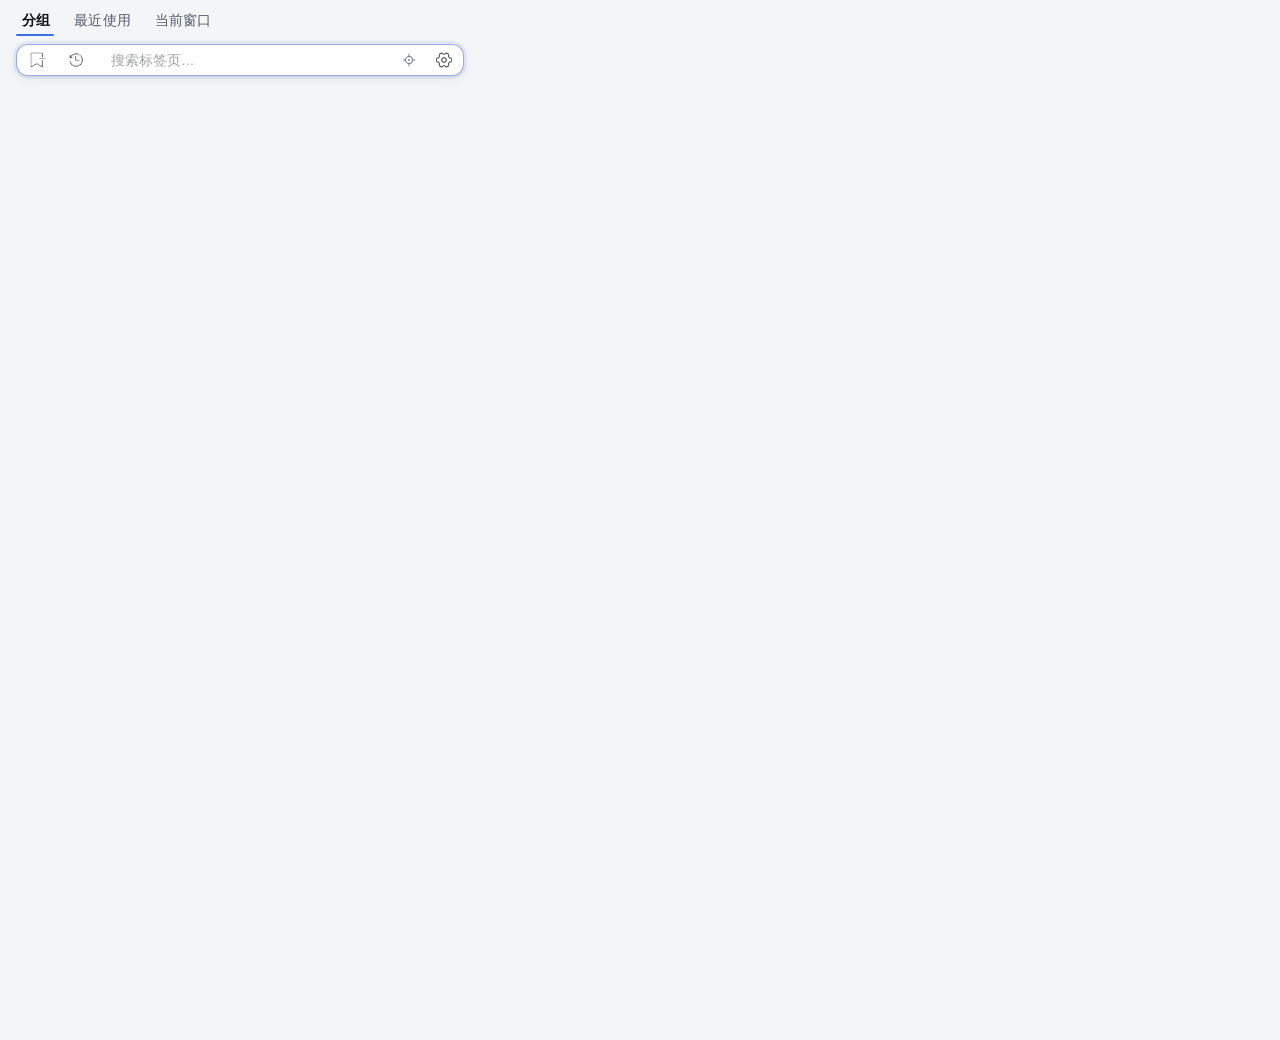
<file: popup.html>
<!DOCTYPE html>
<!-- TGS-BUILD: 2026-09-03 v3 (glass-search + sticky-fix) 验证缓存: popup 检查器里看到此注释=新代码 -->
<html lang="zh-CN" data-theme="linear">
<head>
  <meta charset="UTF-8">
  <link rel="icon" href="data:,">
  <script src="boot-theme.js"></script><!-- 同步首绘定主题, 详见面顶部注释(2026-10-14 黑框闪现) -->
  <style>
    /* 原生系统字体栈(零加载延迟、匹配 macOS/Windows 原生渲染习惯、免 CSP 权限限制) */
    * { margin: 0; padding: 0; box-sizing: border-box; }
    /* ============================================================
     * 共享度量基座: 间距/圆角/字号线(主题无关,主题块可覆盖)。
     * 视觉 token 一律在各主题块 [data-theme="..."] 内全量定义(ADR-0003 换肤协议);
     * :root 不再承载默认主题,data-theme 缺省/未知值一律按 linear 渲染 */
    :root {
      /* 基础画布锁浅色: 未定主题的空白帧不再随系统深色变黑(2026-10-14 录屏黑框);
       * linear 的暗色画布由其主题块自带 color-scheme: light dark 接管 */
      color-scheme: light;
      --space-1: 4px;
      --space-2: 8px;
      --space-3: 12px;
      --space-4: 16px;
      --space-5: 20px;
      --r-xs: 6px;    --r-sm: 8px;   --r-md: 10px;  --r-lg: 12px;  --r-full: 99px;
      --fs-xs: 10.5px; --fs-sm: 11px; --fs-md: 12.5px; --fs-lg: 13px;
      --gutter: 16px;
    }

    /* 共享纹理资产(非度量; 登记于 docs/theming.md 资产表):
     * 胶片噪点 data URI, sky 与 ink 共用, 故在基座单点定义 —— 它是主题无关的
     * 中立灰噪声, 不构成主题间"白嫖"(删任一主题都不影响另一主题)。
     * 强度与混合模式由各主题自定: sky 用 background-blend-mode: overlay 压天色,
     * ink 用 mix-blend-mode: multiply 压纸底。
     * 构造: feTurbulence 转灰 + 强制 alpha=1, 再用 feComponentTransfer
     * linear(0.98, -0.22) 把偏亮的均值拉回灰 0.5(overlay 对灰 0.5 是恒等变换,
     * 均值不变只加方差; multiply 则表现为中性压暗)。 */
    :root {
      /* 按下回弹用的过冲曲线: 与选中行上浮(scale 1→1.02 的弹性过冲)同一条 feel */
      --ease-spring: cubic-bezier(0.34, 1.56, 0.64, 1);
      --grain: url("data:image/svg+xml;utf8,<svg xmlns='http://www.w3.org/2000/svg' width='160' height='160'><filter id='n'><feTurbulence type='fractalNoise' baseFrequency='1.1' numOctaves='4' stitchTiles='stitch'/><feColorMatrix type='matrix' values='0.33 0.33 0.33 0 0 0.33 0.33 0.33 0 0 0.33 0.33 0.33 0 0 0 0 0 0 1'/><feComponentTransfer><feFuncR type='linear' slope='0.98' intercept='-0.22'/><feFuncG type='linear' slope='0.98' intercept='-0.22'/><feFuncB type='linear' slope='0.98' intercept='-0.22'/></feComponentTransfer></filter><rect width='160' height='160' filter='url(%23n)'/></svg>");
    }
    /* ============================================================
     * 共享交互层: 按下回弹(全主题共享, 主题覆盖层不得禁用)
     * ------------------------------------------------------------
     * 所有可点控件: 按下缩一点(快), 松开弹回来(过冲)。曲线与选中行上浮同一套 feel。
     *
     * ⚠️ 为什么用 `scale` 这个独立属性, 而不是 transform: scale(…):
     *   不少控件自己就有 transform(色块 .accent-swatch.active / .ge-swatch.active 的
     *   scale(1.06)、滑块 .tab-slider 的位移等), 写 transform 会互相覆盖 —— 上面 375e771
     *   那笔"选中行晚半拍上浮"就是同一个病(入场动画的 transform 压住了 .active 的)。独立属性
     *   会**相乘**, 不打架。
     * ⚠️ **不要把 scale 写进任何 transition 列表**: 按下要"瞬时到位"(点按只有几十毫秒, 带过渡
     *   连一半都走不到), 而松开那一下必须是**动画**(见下面的 tap-bounce)。CSS 级联里
     *   **过渡的优先级高于动画** —— 一旦同时也有一条 scale 过渡在跑, tap-bounce 的过冲会被它盖掉
     *   (实测: 齿轮钮只弹到 1.005, 到不了 1.035)。所以两条路分工: :active 管"按住时的下沉",
     *   click 触发的一次性动画管"松开时的回弹", 互不重叠。
     * ⚠️ 刻意**不**作用在 .tab-item 上: 行要能被拖拽, 拖拽中 :active 会一直命中, 边拖边缩很怪;
     *   而且行自己有 scale(1.02) 的选中态。分组头同理(整行缩看着像坏了)。
     * ============================================================ */
    button, [role="menuitem"] {
      /* 没自带 transition 的按钮走这条(松开的弹跳 + 常见的 hover 渐隐) */
      transition: background 0.12s ease, color 0.12s ease, border-color 0.12s ease, box-shadow 0.15s ease, opacity 0.12s ease;
    }
    button:active, [role="menuitem"]:active, .sbtn:active {
      /* ⚠️ 2026-10-09 病例(本机): 这里原本是 `scale: 0.93`(把盒子缩小)。用户报"点这个按钮,
       * 底部会有一条细线"。实测(1x 屏 + ink 主题, 贴着按钮底边逐行取色):
       *     缩到 0.93 的盒子停在**小数尺寸**上 ⇒ 圆角边缘的抗锯齿铺成**两行**, 多出那一行是
       *     ~11% 的按钮色 (204,127,117), 夹在按钮和纸色之间 —— **静态按住**时最明显(静止的边缘
       *     最容易被看成一条线)。2x 屏上这行只有半个物理像素, 所以一开始没看出来。
       * 改成**只动涂色、不动几何**: 按下压暗一档(边缘始终落在原像素上 ⇒ 没有那条柔边)。
       * 松开那一下的回弹(tap-bounce 动画)仍保留缩放 —— 那是**运动**中的边, 同一帧的柔边看不出来。 */
      filter: brightness(0.93);
      transition-duration: 0s;   /* 按下瞬时到位: 点按只有几十毫秒, 带过渡连一半都走不到 */
    }
    /* 点按回弹: 光靠 :active 交代不了"点按" —— 逐帧实测(2026-10-08 用户报"点按没有, 只有按住
     * 触摸板才有"): 快点点按(mousedown/mouseup 落在同一帧)整段采样里**0 帧**出现过缩小, 而按住
     * 不放有 39 帧 —— 因为 :active 加了又立刻没了, 浏览器根本来不及把它画出来。
     * 所以点按另给一次**显式动画**(由 main.js 的委派监听在 click 时挂 .tapped): 一次 0.26s 的
     * 下沉+过冲, 与手速无关, 一定看得见; 按住那条路仍由 :active 管着(即时下沉 + 松开过渡回弹)。 */
    @keyframes tap-bounce {
      0% { scale: 0.9; }
      55% { scale: 1.035; }
      100% { scale: 1; }
    }
    /* 动画挂在"真正要动的那个元素"上: 普通控件是自己; 开关是它里面的道轨
     * (main.js 那里也是把 .tapped 加到道轨上 —— 之前写成 label.srow.tapped .toggle-track,
     *  而类加在道轨上, 选择器永远匹配不到, 开关就一直没有回弹: 实测抓出来的) */
    button.tapped, [role="menuitem"].tapped, .accent-swatch.tapped, .ge-swatch.tapped,
    .toggle-track.tapped {
      animation: tap-bounce 0.26s var(--ease-spring);
    }
    /* 开关: 缩的是道轨而不是整行(48px 的行缩 6% 看着像坏了) */
    /* 开关道轨同理: 缩它也会在小数尺寸上多一行柔边, 改成压暗一档 */
    label.srow:active .toggle-track { filter: brightness(0.94); }

    @media (prefers-color-scheme: dark) {

      /* 深色模式图标对比度与清晰度优化: 仅作用于极简主题的深色模式, 固定亮色主题(水墨/云天)绝对不动不反色 */
      html:not([data-theme="ink"]):not([data-theme="sky"]) .src-btn img,
      html:not([data-theme="ink"]):not([data-theme="sky"]) .settings-btn img {
        filter: invert(0.88) brightness(1.1);
        opacity: 0.85;
      }
      html:not([data-theme="ink"]):not([data-theme="sky"]) .src-btn:hover img,
      html:not([data-theme="ink"]):not([data-theme="sky"]) .settings-btn:hover img,
      html:not([data-theme="ink"]):not([data-theme="sky"]) .src-btn.active img {
        filter: invert(1) brightness(1.2);
        opacity: 1;
      }
      html:not([data-theme="ink"]):not([data-theme="sky"]) .src-btn svg {
        color: var(--text-2);
        opacity: 0.88;
      }
      html:not([data-theme="ink"]):not([data-theme="sky"]) .src-btn:hover svg,
      html:not([data-theme="ink"]):not([data-theme="sky"]) .src-btn.active svg {
        color: var(--accent);
        opacity: 1;
      }
      html:not([data-theme="ink"]):not([data-theme="sky"]) .help-card-head img {
        filter: invert(0.88) brightness(1.1);
      }
    }
    /* ============================================================
     * 主题: Linear(默认主题) — <html data-theme="linear"> 生效;
     * data-theme 缺省/未知值按本主题渲染(ADR-0003,:root 只存度量基座)。
     * 精密冷灰阶梯 + 三档发丝线 + 顶边微高光 + 克制冷蓝强调 + 亮暗双态
     * ============================================================ */
    :root[data-theme="linear"] {
      color-scheme: light dark;
      /* 四级冷灰表面阶梯: 画布(#f4f5f7) → 卡片(#ffffff) → 浮层(#ffffff+双层影) */
      --bg: #f4f5f7; --surface: #ffffff; --surface-2: #f9fafb;
      --fill: rgba(15, 23, 42, 0.045); --fill-2: rgba(15, 23, 42, 0.075);
      /* 统一冷灰文字梯度(告别 #5e6b7a 与 #9ca3af 色温混搭, 抬高 --text-3 可读性) */
      --text: #111318; --text-2: #525b6a; --text-3: #747e8e; --placeholder: rgba(17, 19, 24, 0.40);
      /* 三档发丝线 + 顶边微高光 */
      --border-subtle: rgba(15, 23, 42, 0.055);
      --hairline: rgba(15, 23, 42, 0.085);
      --border-strong: rgba(15, 23, 42, 0.14);
      --header-line: rgba(15, 23, 42, 0.05);
      --rim-light: inset 0 1px 0 rgba(255, 255, 255, 0.90);
      --hover: rgba(15, 23, 42, 0.042);
      /* 默认强调色: 精密冷蓝(克制沉稳, 告别高饱和 Chrome 工具蓝) */
      --accent: #3B6FE8; --accent-hi: #2B5CD4;
      --tint: color-mix(in srgb, var(--accent) 10%, transparent);
      --tint-2: color-mix(in srgb, var(--accent) 16%, transparent);
      --ring: color-mix(in srgb, var(--accent) 28%, transparent);
      --danger: #cf3434; --danger-solid: #cf3434; --danger-bg: rgba(207, 52, 52, 0.08);
      --amber: #b45309;
      --seg-active: #ffffff; --seg-shadow: 0 1px 2px rgba(15, 23, 42, 0.08);
      --header-bg: #f4f5f7; --header-hover: rgba(15, 23, 42, 0.045);
      --pop-bg: #ffffff;
      --shadow-pop: 0 0 0 1px rgba(15, 23, 42, 0.05), 0 4px 12px rgba(15, 23, 42, 0.08), 0 14px 32px rgba(15, 23, 42, 0.08);
      --dot-ring: rgba(15, 23, 42, 0.08); --btn-2: #525b6a;
      --media-btn-bg: #ffffff; --media-btn-shadow: 0 1px 3px rgba(15, 23, 42, 0.14), 0 0 0 1px rgba(15, 23, 42, 0.05);
      --push-shadow: 0 0 0 1px rgba(15, 23, 42, 0.05), 0 4px 14px rgba(15, 23, 42, 0.08);
      --search-bg: #ffffff; --search-bg-focus: #ffffff; --plate-bg: #f4f5f7;
      --scrollbar: rgba(15, 23, 42, 0.15); --scrollbar-hover: rgba(15, 23, 42, 0.28);
      /* 时间标签收敛色相: today/current 随冷蓝 --accent, 消除原先蓝紫打架 */
      --tag-hot-c: #15803d;    --tag-hot-bg: rgba(22, 163, 74, 0.10);
      --tag-info-c: var(--accent); --tag-info-bg: var(--tint);
      --tag-mid-c: #646f80;    --tag-mid-bg: rgba(15, 23, 42, 0.055);
      --tag-stale-c: #b45309;  --tag-stale-bg: rgba(180, 83, 9, 0.10);
      --tag-zombie-c: #cf3434; --tag-zombie-bg: rgba(207, 52, 52, 0.09);
      --space-1: 4px; --space-2: 8px; --space-3: 12px; --space-4: 16px; --space-5: 24px;
      --r-xs: 6px; --r-sm: 8px; --r-md: 12px; --r-lg: 16px; --r-full: 99px;
      --fs-xs: 10.5px; --fs-sm: 11px; --fs-md: 12.5px; --fs-lg: 13px;
      --gutter: 16px;
      --card-shadow: 0 1px 1px rgba(15, 23, 42, 0.03), 0 2px 6px rgba(15, 23, 42, 0.035);
      --card-shadow-hover: 0 1px 2px rgba(15, 23, 42, 0.06), 0 4px 12px rgba(15, 23, 42, 0.06);
    }
    /* Linear 五档克制强调色(同明度级精密色) */
    :root[data-theme="linear"][data-accent="blue"]   { --accent: #3B6FE8; --accent-hi: #2B5CD4; }
    :root[data-theme="linear"][data-accent="cyan"]   { --accent: #14969E; --accent-hi: #0E7C84; }
    :root[data-theme="linear"][data-accent="green"]  { --accent: #2D9D5E; --accent-hi: #22824C; }
    :root[data-theme="linear"][data-accent="orange"] { --accent: #D96B27; --accent-hi: #BC571A; }
    :root[data-theme="linear"][data-accent="rose"]   { --accent: #D84B6E; --accent-hi: #BE3759; }

    @media (prefers-color-scheme: dark) {
      /* 暗色强调色: 告别过浅粉彩导致的按钮白字发糊, 保持深炭底发光感与按钮白字对比度 */
      :root[data-theme="linear"]:not([data-accent]) {
        --accent: #4E84F5; --accent-hi: #6A9BFF;
      }
      :root[data-theme="linear"][data-accent="blue"]   { --accent: #4E84F5; --accent-hi: #6A9BFF; }
      :root[data-theme="linear"][data-accent="cyan"]   { --accent: #2AAEB7; --accent-hi: #42C2CB; }
      :root[data-theme="linear"][data-accent="green"]  { --accent: #3FB974; --accent-hi: #56CA88; }
      :root[data-theme="linear"][data-accent="orange"] { --accent: #E58242; --accent-hi: #F0965C; }
      :root[data-theme="linear"][data-accent="rose"]   { --accent: #E66485; --accent-hi: #F07B99; }
      :root[data-theme="linear"] {
        /* 深炭蓝灰四级表面阶梯: #0f1115 → #161920 → #1b1f27 → #222631 */
        --bg: #0f1115; --surface: #161920; --surface-2: #1c2029;
        --fill: rgba(255, 255, 255, 0.05); --fill-2: rgba(255, 255, 255, 0.085);
        --text: #edf0f5; --text-2: #949ead; --text-3: #687283; --placeholder: rgba(237, 240, 245, 0.42);
        --border-subtle: rgba(255, 255, 255, 0.05);
        --hairline: rgba(255, 255, 255, 0.085);
        --border-strong: rgba(255, 255, 255, 0.145);
        --header-line: rgba(255, 255, 255, 0.045);
        --rim-light: inset 0 1px 0 rgba(255, 255, 255, 0.06);
        --hover: rgba(255, 255, 255, 0.055);
        --danger: #f87171; --danger-solid: #ef4444; --danger-bg: rgba(248, 113, 113, 0.14);
        --amber: #f59e0b; --seg-active: #222631; --seg-shadow: 0 1px 2px rgba(0, 0, 0, 0.35);
        --header-bg: #0f1115; --header-hover: rgba(255, 255, 255, 0.05);
        --pop-bg: #1b1f27;
        --shadow-pop: 0 0 0 1px rgba(255, 255, 255, 0.09), 0 8px 24px rgba(0, 0, 0, 0.56), inset 0 1px 0 rgba(255, 255, 255, 0.07);
        --dot-ring: rgba(255, 255, 255, 0.10); --btn-2: #949ead;
        --media-btn-bg: #20242e; --media-btn-shadow: 0 2px 6px rgba(0, 0, 0, 0.45), inset 0 1px 0 rgba(255, 255, 255, 0.08);
        --push-shadow: 0 0 0 1px rgba(255, 255, 255, 0.08), 0 6px 20px rgba(0, 0, 0, 0.50), inset 0 1px 0 rgba(255, 255, 255, 0.06);
        --search-bg: #161920; --search-bg-focus: #1b1f27; --plate-bg: #0f1115;
        --scrollbar: rgba(255, 255, 255, 0.16); --scrollbar-hover: rgba(255, 255, 255, 0.28);
        --tag-hot-c: #4ade80; --tag-hot-bg: rgba(74, 222, 128, 0.15);
        --tag-info-c: color-mix(in srgb, var(--accent) 82%, #ffffff); --tag-info-bg: var(--tint);
        --tag-mid-c: #848e9e; --tag-mid-bg: rgba(255, 255, 255, 0.07);
        --tag-stale-c: #fbbf24; --tag-stale-bg: rgba(251, 191, 36, 0.15);
        --tag-zombie-c: #f87171; --tag-zombie-bg: rgba(248, 113, 113, 0.15);
        --card-shadow: 0 1px 2px rgba(0, 0, 0, 0.42), inset 0 1px 0 rgba(255, 255, 255, 0.045);
        --card-shadow-hover: 0 2px 8px rgba(0, 0, 0, 0.50), inset 0 1px 0 rgba(255, 255, 255, 0.07);
      }
    }

    /* Linear 专属精修层(纯装饰/token 消费, 不动布局骨架, 不碰 .tab-item.active 公共交互层) */
    html[data-theme="linear"] body { -webkit-font-smoothing: antialiased; }
    html[data-theme="linear"] .view-tabs .tab-slider,
    html[data-theme="linear"] .settings-tabs .tab-slider { height: 2px; }
    /* 搜索框: 真正消费 --search-bg / --search-bg-focus, 收柔聚焦环告别生硬表单蓝框 */
    html[data-theme="linear"] .search-wrap {
      background: var(--search-bg);
      border-color: var(--hairline);
      box-shadow: var(--card-shadow), var(--rim-light);
      transition: background 0.15s ease, border-color 0.15s ease, box-shadow 0.18s ease;
    }
    html[data-theme="linear"] .search-wrap:focus-within {
      background: var(--search-bg-focus);
      border-color: color-mix(in srgb, var(--accent) 44%, var(--border-strong));
      box-shadow: 0 0 0 3px color-mix(in srgb, var(--accent) 9%, transparent), var(--card-shadow-hover), var(--rim-light);
    }
    /* 分组间分割线降噪(替换掉原先 18% 黑线), 保持卡片轮廓 > 列表分割线的主次 */
    html[data-theme="linear"] .group-header::before {
      background: linear-gradient(to right, transparent, var(--border-subtle) 14%, var(--border-subtle) 86%, transparent);
    }
    /* 分组标题与列表正文拉开字阶层次; 时间戳等宽对齐 */
    html[data-theme="linear"] .group-header .group-title { font-size: 13px; letter-spacing: -0.015em; }
    html[data-theme="linear"] .tab-item .title { font-weight: 450; letter-spacing: -0.005em; }
    html[data-theme="linear"] .last-used { font-size: 11px; font-variant-numeric: tabular-nums; }
    /* 计数徽章: 精密微件, 弱化字重不抢组名 */
    html[data-theme="linear"] .group-count {
      box-shadow: inset 0 0 0 1px var(--border-subtle), var(--rim-light);
      color: var(--text-3);
      font-weight: 500;
    }
    /* 实体感键帽: 顶高光 + 细底厚影 */
    html[data-theme="linear"] .kbd {
      background: var(--surface);
      border: 1px solid var(--border-strong);
      box-shadow: 0 1px 0 var(--hairline), var(--rim-light);
      color: var(--text-2);
      font-weight: 550;
    }
    /* 卡片/浮层/芯片材质精度(双层影 + 顶高光 + 暗色清晰外缘) */
    html[data-theme="linear"] .sbox,
    html[data-theme="linear"] .rule-group,
    html[data-theme="linear"] .archive-card { box-shadow: var(--card-shadow); }
    html[data-theme="linear"] .ctx-menu,
    html[data-theme="linear"] .ge-card,
    html[data-theme="linear"] .group-pop { border-color: var(--border-strong); }
    html[data-theme="linear"] .host-chip { background: var(--surface-2); border-color: var(--hairline); }
    html[data-theme="linear"] .rules-save-btn {
      box-shadow: 0 1px 2px rgba(15, 23, 42, 0.16), inset 0 1px 0 rgba(255, 255, 255, 0.14);
    }
    html[data-theme="linear"] ::-webkit-scrollbar-thumb { background: var(--scrollbar); }
    html[data-theme="linear"] ::-webkit-scrollbar-thumb:hover { background: var(--scrollbar-hover); }
    /* 弹窗整体上浮入场: 打开瞬间 translateY(4px)→0 + 淡入,
     * 叠在 Chrome popup 自身的出现动画之上,更顺滑 */
    @keyframes panel-enter {
      from { opacity: 0; transform: translateY(4px); }
      to { opacity: 1; transform: translateY(0); }
    }
    html, body {
      width: 480px;
      height: 520px;
      max-height: 520px;
      position: relative;
      overflow: hidden;
      margin: 0;
      padding: 0;
      box-sizing: border-box;
    }
    /* 独立窗口模式(?win=1): 填满真窗口, 解除弹窗 480×520 固定 —— 可拖拽缩放,
     * 位置尺寸由 background 记忆。其余样式与弹窗共用, 两入口一份代码。 */
    html.standalone, html.standalone body {
      width: 100%;
      height: 100%;
      max-height: none;
    }
    body {
      animation: panel-enter 0.14s ease-out;
      display: flex;
      flex-direction: column;
      font-family: -apple-system, BlinkMacSystemFont, "Segoe UI", "PingFang SC", "Hiragino Sans GB", "Microsoft YaHei", sans-serif;
      font-size: 13px;
      color: var(--text);
      background: var(--bg);
    }
    input {
      padding: 7px 14px; /* 更紧凑的搜索栏 */
      font-size: 13.5px;
      border: none;
      outline: none;
      background: transparent;
      color: var(--text);
    }
    input::placeholder { color: var(--placeholder); }
    /* 顶部 3 个窗口 Tab: 纯净 Tab 结构,移除灰色胶囊底,激活项带简易长条直线 */
    .view-tabs {
      display: flex;
      gap: 20px;
      margin: 2px 0 4px;
      padding: 2px 4px 4px;
      background: transparent;
      border-radius: 0;
      justify-content: flex-start;
      position: relative;
    }
    .view-tab {
      flex: none;
      border: none;
      background: none;
      cursor: pointer;
      font-size: 13.5px;
      padding: 0 2px 6px;
      color: var(--text-2);
      font-family: inherit;
      border-radius: 0;
      transition: color 0.15s;
      letter-spacing: 0.01em;
      position: relative;
    }
    .view-tab:hover { color: var(--text); }
    .view-tab.active {
      color: var(--text);
      font-weight: 600;
      background: transparent;
      box-shadow: none;
    }
    /* 共享滑动指示(滑块): 平滑滑到新选中的 tab,替代闪现。
     * 宽度固定为 38px 设计基准,实际长度交给 scaleX 承载——left/width 过渡会逐帧
     * 触发布局并让 mask 笔触重画(粗细随之呼吸),transform 则可整层合成 */
    .view-tabs .tab-slider {
      position: absolute;
      left: 0;
      bottom: 4px;
      width: 38px;
      height: 2.5px;
      border-radius: 99px;
      background: var(--accent);
      transform-origin: 0 50%;
      transition: transform 0.28s cubic-bezier(0.3, 0.9, 0.3, 1);
      will-change: transform;
      z-index: 0;
    }
    .view-tab.active::after { display: none; } /* 下划线改由滑块承担 */
    .view-tabs-spacer { flex: 1; }
    /* 顶部命令栏: 扁平分段控件 + 搜索框,与列表做成一整块(扁平语言)。
     * 搜索框是核心(唤起即聚焦),分段控件切换主视图,右侧是设置/帮助。 */
    .search-plate {
      position: relative;
      z-index: 6; /* 高于吸顶组头(5),低于推送条(40) */
      margin: 0;
      padding: 8px var(--gutter) 7px;
      background: var(--bg);
      border-bottom: none;
    }
    .search-wrap {
      position: relative;
      display: flex;
      align-items: center;
      gap: var(--space-2);
      padding: 0 var(--space-1);
      background: var(--surface);
      border: 1px solid var(--hairline);
      border-radius: var(--r-md);
      transition: background 0.15s, border-color 0.15s;
    }
    /* 聚焦: 1px 极细微边框,主题色降淡微透,克制不抢眼 */
    .search-wrap:focus-within {
      background: var(--surface);
      border-color: color-mix(in srgb, var(--accent) 55%, var(--hairline));
      box-shadow: 0 0 0 2px color-mix(in srgb, var(--accent) 10%, transparent);
    }
    .search-wrap input { flex: 1; }

    /* 滑行光标(2026-11-03 用户口径: 终端录屏里光标是**滑**过去的, 不是一格一格顿开;
     * 用户明确否掉了方块: "这个方块只是 tui 的样式, 不是要它这个方块")。
     * 原生 caret 无法做位移补间, 所以设透明, 用一根细竖线贴住插入点 ——
     * 位置只走 transform(合成器属性), 90ms ease-out 滑到新位置。 */
    #search { caret-color: transparent; }
    /* 拼音上屏期间交还原生 caret: 组合串跟着拼音走, 影子追不上反而乱 */
    .search-wrap.composing #search { caret-color: auto; }
    .search-wrap.composing .smooth-caret { opacity: 0 !important; animation: none !important; }
    .smooth-caret {
      position: absolute; left: 0; top: 50%;
      width: 2px; height: 1.15em; font-size: 13.5px;
      margin-top: -0.575em;
      border-radius: 1px;
      background: var(--accent);
      opacity: 0;
      pointer-events: none;
      will-change: transform;
      transition: transform 90ms cubic-bezier(0.22, 0.9, 0.28, 1), opacity 0.1s linear;
    }
    /* 打字时保持实心(不闪), 停手 420ms 后由 JS 挂上 .blink 恢复慢闪 */
    .smooth-caret.on { opacity: 0.9; }
    .smooth-caret.on.blink { animation: caret-blink 1.06s steps(1, end) infinite; }
    @keyframes caret-blink {
      0%, 49.9% { opacity: 0.9 }
      50%, 100% { opacity: 0 }
    }
    /* 墨纸上线细一档、墨色压深 */
    html[data-theme="ink"] .smooth-caret { width: 1.6px; width: 2px; }
    html[data-theme="ink"] .smooth-caret.on { opacity: 0.85; }
    html[data-theme="ink"] .smooth-caret.on.blink { animation-name: caret-blink-ink; }
    @keyframes caret-blink-ink {
      0%, 49.9% { opacity: 0.85 }
      50%, 100% { opacity: 0 }
    }
    .search-ink-stroke { display: none; }
    /* 数据源按钮: 搜索框左缘的书签/历史入口,点击激活对应命令(等价 /b /h) */
    .src-btn {
      border: none;
      background: none;
      cursor: pointer;
      padding: 5px;
      margin-left: var(--space-1);
      color: var(--text-3);
      border-radius: var(--r-xs);
      flex-shrink: 0;
      display: flex;
      align-items: center;
      transition: color 0.12s, background 0.12s;
    }
    .src-btn svg {
      width: 14px;
      height: 14px;
      stroke: currentColor;
      fill: none;
      stroke-width: 1.8;
      stroke-linecap: round;
      stroke-linejoin: round;
    }
    /* PNG 图标保留原色: 只用透明度做状态区分,不做灰度/反色滤镜
       (用户提供的是彩色图标,变色会破坏观感) */
    .src-btn img {
      width: 16px;
      height: 16px;
      opacity: 0.8;
      transition: opacity 0.12s;
    }
    .src-btn:hover img,
    .src-btn.active img { opacity: 1; }
    .src-btn:hover { color: var(--accent); background: var(--tint); }
    /* 命令激活时对应按钮高亮 */
    .src-btn.active { color: var(--accent); background: var(--tint-2); }
    /* slash 命令胶囊: 打全 /b /h 后的前缀变成不可分割的命令标签 */
    .cmd-chip {
      flex-shrink: 0;
      display: inline-flex;
      align-items: center;
      gap: 3px;
      margin-left: var(--space-2);
      padding: 2px 6px 2px 9px;
      font-size: var(--fs-sm);
      font-weight: 600;
      color: var(--accent);
      background: var(--tint);
      border: 1px solid color-mix(in srgb, var(--accent) 30%, transparent);
      border-radius: var(--r-xs);
      font-family: ui-monospace, SFMono-Regular, Menlo, Consolas, monospace;
      cursor: default;
      user-select: none;
    }
    .cmd-chip-x {
      cursor: pointer;
      color: var(--accent);
      font-size: 13px;
      line-height: 1;
      padding: 0 2px;
      border-radius: 3px;
    }
    .cmd-chip-x:hover { background: var(--tint-2); }
    /* 历史条目半透明: /h 的结果非当前打开的标签,视觉降级区分 */
    .tab-item.history-item { opacity: 0.62; }
    .tab-item.history-item:hover, .tab-item.history-item.active { opacity: 1; }
    .settings-btn {
      border: none;
      background: none;
      cursor: pointer;
      padding: 7px;
      color: var(--text-3);
      border-radius: var(--r-xs);
      flex-shrink: 0;
      display: flex;
      align-items: center;
      justify-content: center;
      position: relative;
    }
    /* 归档未读小圆点: 严格使用当前主题的 --accent 强调色，带微弱底色外环 */
    .settings-btn.has-archive::after {
      content: '';
      position: absolute;
      top: 5px;
      right: 5px;
      width: 6px;
      height: 6px;
      border-radius: 50%;
      background: var(--accent);
      box-shadow: 0 0 0 1.5px var(--surface, #fff);
      pointer-events: none;
    }
    .settings-btn svg {
      stroke: currentColor;
      fill: none;
      stroke-width: 1.6;
      stroke-linecap: round;
      stroke-linejoin: round;
    }
    /* 按钮内 PNG 图标(用户提供的彩色图标): 原色显示,透明度做状态 */
    .settings-btn img {
      width: 16px;
      height: 16px;
      opacity: 0.8;
      transition: opacity 0.12s;
    }
    .settings-btn:hover img { opacity: 1; }
    .settings-btn:hover { background: var(--hover); color: var(--text); }
    /* 快捷键悬浮气泡: hover 问号按钮时弹出,不占布局 */
    #helpBtn { position: relative; }
    /* 设置面板: 全屏覆盖层,整块从底部拉起 */
    .settings-panel {
      position: absolute;
      inset: 0;
      z-index: 25;
      background: var(--bg);
      display: flex;
      flex-direction: column;
      font-size: 12px;
      transform: translateY(100%);
      visibility: hidden;
      transition: transform 0.24s cubic-bezier(0.2, 0.9, 0.3, 1), visibility 0.24s;
      will-change: transform;
    }
    .settings-panel.open {
      transform: translateY(0);
      visibility: visible;
    }
    /* 顶栏: 固定(不随内容滚),标题 + 关闭 */
    .settings-head {
      flex: none;
      display: flex;
      align-items: center;
      justify-content: space-between;
      padding: 18px 20px 6px; /* 与 ink 对齐: 上 18、左右 20 */
      border-bottom: none;
    }
    .settings-title {
      white-space: nowrap;
      font-size: 14px;
      font-weight: 700;
      letter-spacing: -0.01em;
      color: var(--text);
    }
    .settings-close-btn {
      border: none;
      background: none;
      cursor: pointer;
      color: var(--text-3);
      font-size: 15px;
      line-height: 1;
      padding: 6px 8px;
      border-radius: 8px;
      transition: background .15s, color .15s;
    }
    .settings-close-btn:hover { background: var(--hover); color: var(--text); }
    /* 设置面板选择 Tab: 下划线式(选中=主题色加粗+下划线),去掉灰色胶囊底 */
    .settings-tabs {
      flex: none;
      display: flex;
      gap: 18px;
      margin: 6px 20px 5px; /* 与 ink 对齐: 左右 20,到标题间距更舒展 */
      padding: 0;
      border-bottom: 1px solid var(--hairline);
      position: relative;
    }
    .settings-tab {
      border: none;
      background: none;
      cursor: pointer;
      font-size: 12px;
      padding: 5px 2px 7px;
      color: var(--text-2);
      border-bottom: 2px solid transparent;
      margin-bottom: -1px;
      transition: color 0.15s;
    }
    .settings-tab.active {
      color: var(--accent);
      font-weight: 600;
      border-bottom-color: transparent; /* 下划线由共享滑块承担 */
    }
    .s-tab-pill {
      font-size: 9.5px;
      line-height: 1;
      padding: 1.5px 5px;
      border-radius: 99px;
      background: var(--accent);
      color: #fff;
      margin-left: 4px;
      font-weight: 700;
      vertical-align: middle;
    }
    /* 设置 Tab 里的未导出圆点: 四套主题都跟文字同基线居中 */
    .settings-tab .dirty-dot { vertical-align: middle; }
    /* 归档卡片列表 */
    .archived-list {
      display: flex;
      flex-direction: column;
      gap: 8px;
      padding: 4px 0 16px;
    }
    .archive-card {
      background: var(--surface);
      border: 1px solid var(--hairline);
      border-radius: var(--r-sm);
      overflow: hidden;
      transition: background 0.15s, border-color 0.15s;
    }
    .archive-card:hover {
      border-color: color-mix(in srgb, var(--accent) 30%, var(--hairline));
    }
    .archive-card-header {
      display: flex;
      align-items: center;
      justify-content: space-between;
      padding: 9px 12px;
      cursor: pointer;
      user-select: none;
    }
    .archive-card-left {
      display: flex;
      align-items: center;
      gap: 8px;
      min-width: 0;
      flex: 1;
    }
    .archive-dot {
      width: 7px;
      height: 7px;
      border-radius: 50%;
      flex-shrink: 0;
    }
    .archive-card-name {
      font-size: 13px;
      font-weight: 600;
      color: var(--text);
      white-space: nowrap;
      overflow: hidden;
      text-overflow: ellipsis;
    }
    .archive-card-meta {
      font-size: 11px;
      color: var(--text-3);
      flex-shrink: 0;
      margin-left: 4px;
    }
    .archive-card-actions {
      display: flex;
      align-items: center;
      gap: 6px;
      flex-shrink: 0;
      margin-left: 8px;
    }
    .btn-restore-archive {
      border: none;
      background: var(--tint);
      color: var(--accent);
      font-size: 11px;
      font-weight: 600;
      padding: 3.5px 10px;
      border-radius: var(--r-full);
      cursor: pointer;
      transition: background 0.15s, color 0.15s;
      flex-shrink: 0;
    }
    .btn-restore-archive:hover {
      background: var(--tint-2);
    }
    .btn-archive-del {
      border: none;
      background: none;
      color: var(--text-3);
      cursor: pointer;
      font-size: 14px;
      line-height: 1;
      padding: 3px 6px;
      border-radius: 4px;
      transition: color 0.12s, background 0.12s;
    }
    .btn-archive-del:hover {
      color: var(--danger);
      background: var(--danger-bg);
    }
    .archive-tabs-preview {
      display: none;
      border-top: 1px solid var(--hairline);
      background: var(--bg);
      padding: 6px 12px 8px;
      flex-direction: column;
      gap: 4px;
    }
    .archive-card.expanded .archive-tabs-preview {
      display: flex;
    }
    .archive-tab-line {
      display: flex;
      align-items: center;
      gap: 6px;
      font-size: 11px;
      color: var(--text-2);
      white-space: nowrap;
      overflow: hidden;
      text-overflow: ellipsis;
    }
    .archive-tab-line::before {
      content: '•';
      color: var(--text-3);
    }
    .settings-tabs .tab-slider {
      position: absolute;
      left: 0;
      bottom: -2px;
      width: 38px;
      height: 2.5px;
      border-radius: 2px;
      background: var(--accent);
      transform-origin: 0 50%;
      transition: transform 0.28s cubic-bezier(0.3, 0.9, 0.3, 1);
      will-change: transform;
      z-index: 0;
    }
    .settings-pane { display: none; }
    .settings-pane.active { display: block; }
    /* 分组栏占满剩余高度,规则列表弹性填充 —— 避免底部大片留白 */
    #pane-group.active {
      display: flex;
      flex-direction: column;
      min-height: 0;
      height: 100%;
    }
    /* 中部: 唯一滚动区(flex:1 + min-height:0 才能触发 overflow) */
    .settings-body {
      flex: 1;
      min-height: 0;
      overflow-y: auto;
      padding: 6px 20px;
      scrollbar-gutter: stable;
    }
    /* 底部固定动作条: 新增组 + 保存规则,始终可见;上方加渐变压边 */
    .settings-actions {
      flex: none;
      position: relative;
      display: flex;
      gap: 8px;
      padding: 12px 20px;
      border-top: 1px solid var(--hairline);
      background: var(--surface);
    }
    .settings-actions::before {
      content: '';
      position: absolute;
      top: -16px;
      left: 0;
      right: 0;
      height: 16px;
      background: linear-gradient(to bottom, transparent, var(--surface));
      pointer-events: none;
      z-index: 1;
    }
    /* 底部: 固定脚注条(快捷键链接 + 清理动作) */
    .settings-footer {
      flex: none;
      padding: 8px var(--gutter) 12px;
      border-top: 1px solid var(--hairline);
      display: flex;
      flex-direction: column;
      gap: 6px;
    }
    /* 分区标题: 小号大写 + 字距,统一节奏 */
    .settings-section { margin-bottom: 12px; }
    .settings-section:last-child { margin-bottom: 2px; }
    .settings-section-title {
      display: flex;
      align-items: center;
      gap: 6px;
      margin-bottom: 3px;
      font-size: 10.5px;
      font-weight: 600;
      letter-spacing: 0.05em;
      text-transform: uppercase;
      color: var(--text-3);
      opacity: 0.85;
    }
    /* ---- 设置面板: 统一容器 + 控件隐形 (iOS/System Settings cells) ---- */
    .sbox {
      background: var(--surface);
      border: 1px solid var(--hairline);
      border-radius: var(--r-md);
      overflow: hidden;
      margin-bottom: 16px;
    }
    .srow {
      display: flex;
      align-items: center;
      justify-content: space-between;
      gap: 12px;
      padding: 0 14px;
      min-height: 48px;
      font-size: 13px;
      color: var(--text);
    }
    .srow + .srow { border-top: 1px solid var(--hairline); }
    label.srow { cursor: pointer; user-select: none; }
    .slabel { font-weight: 600; color: var(--text); }
    .sbtn { width: 100%; text-align: left; border: none; background: none; cursor: pointer; font-family: inherit; color: var(--text-2); }
    /* 设置行右侧的"值/状态"文字: 与左边加粗的 .slabel 区分(如备份时间) */
    .svalue { color: var(--text-2); font-weight: 500; }
    /* 备份行右侧: 导出 / 恢复两个小按钮 */
    .backup-pos { display: inline-flex; align-items: center; gap: 8px; min-width: 0; }
    .sbtn:hover { background: var(--hover); color: var(--text); }
    /* iOS toggle 开关: 扁平纯净 */
    .srow input[type="checkbox"] { position: absolute; opacity: 0; width: 0; height: 0; }
    .srow input[type="checkbox"] + .toggle-track {
      flex: none; width: 34px; height: 20px; border-radius: 99px;
      background: var(--fill-2); border: 1px solid var(--hairline);
      position: relative; transition: background .18s;
    }
    .srow input[type="checkbox"] + .toggle-track::after {
      content: ''; position: absolute; top: 1px; left: 1px; width: 16px; height: 16px;
      border-radius: 50%; background: #fff;
      box-shadow: 0 1px 2px rgba(0, 0, 0, 0.2); transition: transform .22s cubic-bezier(.25, 1, .35, 1);
    }
    .srow input[type="checkbox"]:checked + .toggle-track { background: var(--accent); border-color: var(--accent); }
    .srow input[type="checkbox"]:checked + .toggle-track::after { transform: translateX(14px); }
    .srow input[type="checkbox"]:focus-visible + .toggle-track { box-shadow: 0 0 0 3px var(--ring); }
    /* 备份状态行: 比常规设置行紧凑(38px), 过长时省略而不是把卡片撑破 */
    .srow.srow-backup-status { min-height: 38px; border-top: none; }
    .srow-backup-status .svalue {
      flex: 1;
      min-width: 0;
      font-size: 12px;
      overflow: hidden;
      text-overflow: ellipsis;
      white-space: nowrap;
    }
    /* 删除按键: 去边框灰底,与文字一体(带小箭头) */
    .sselect { display: inline-flex; align-items: center; gap: 4px; color: var(--text-2); font-weight: 500; }
    .sselect select {
      border: none; appearance: none; background: transparent; color: var(--text-2);
      font-family: inherit; font-size: 12.5px; font-weight: 500; padding: 0; cursor: pointer;
      width: auto; max-width: 108px; text-overflow: ellipsis;
    }
    .sselect svg { width: 12px; height: 12px; color: var(--text-3); }
    /* 突出色: 一排小圆点,细环选中 */
    .accent-row { display: flex; gap: 8px; align-items: center; }
    .accent-swatch {
      width: 16px; height: 16px; border-radius: 50%; border: none;
      background: var(--sw); cursor: pointer; transition: transform .12s, box-shadow .12s;
      box-shadow: inset 0 0 0 1px rgba(0, 0, 0, .10);
    }
    .accent-swatch:hover { transform: scale(1.1); }
    .accent-swatch.active { box-shadow: inset 0 0 0 1px rgba(0, 0, 0, .10), 0 0 0 1.5px var(--surface), 0 0 0 3px var(--accent); }
    /* 底部小灰字说明 */
    .s-foot { margin-top: 6px; text-align: center; font-size: 11px; color: var(--text-3); line-height: 1.5; }
    .s-foot a { color: var(--text-3); text-decoration: none; }
    .s-foot a:hover { color: var(--accent); }
    /* 使用帮助卡片: 浅灰圆角,收纳快捷键表 + 关于信息 */
    .help-card {
      margin-top: 12px;
      padding: 10px 12px;
      background: var(--fill);
      border-radius: var(--r-md);
    }
    .help-card-head {
      display: flex;
      align-items: center;
      gap: 6px;
      font-size: 11px;
      font-weight: 600;
      color: var(--text-2);
      margin-bottom: 6px;
    }
    .help-card-head svg { width: 14px; height: 14px; stroke: currentColor; fill: none; stroke-width: 1.8; stroke-linecap: round; stroke-linejoin: round; }
    .help-card-head img { width: 16px; height: 16px; opacity: 0.8; }
    .help-card .shortcut-table td { font-size: 11px; padding: 2px 0; }
    .help-card-sub { margin-top: 8px; font-size: 11px; color: var(--text-3); line-height: 1.5; }
    .help-card-sub a { color: var(--text-3); text-decoration: none; }
    .help-card-sub a:hover { color: var(--accent); }
    /* 自动分组规则编辑器标题行: 左标题(含脏点) + 右导入/导出 */
    .rules-header {
      display: flex;
      align-items: center;
      justify-content: space-between;
      gap: 8px;
      margin-bottom: 9px;
      font-size: 11px;
      font-weight: 600;
      letter-spacing: 0.05em;
      text-transform: uppercase;
      color: var(--text-3);
    }
    .rules-io-links { display: flex; gap: 6px; }
    /* 分组页顶部开关卡: 紧凑(行高 40px、紧下边距),与规则卡片同宽同圆角 */
    #pane-group .sbox-tight { margin-bottom: 8px; }
    #pane-group .sbox-tight .srow { min-height: 40px; }
    /* 规则区标题行: 主标题 + 副标题(左) + 操作按钮(右)。
       position:relative 是给标题旁的提示气泡当定位基准用的——整行宽才是面板可用宽度 */
    .rules-head-row {
      position: relative;
      display: flex;
      align-items: flex-start;
      justify-content: space-between;
      gap: 12px;
      margin: 2px 0 14px;
    }
    .rules-title-block { display: flex; flex-direction: column; gap: 1px; min-width: 0; }
    .rules-title {
      font-size: 15.5px;
      font-weight: 700;
      letter-spacing: -0.01em;
      color: var(--text);
    }
    /* 标题旁叹号提示: hover/键盘 focus 弹出气泡(视觉规格与 .group-pop 同一套),收起常驻说明文案。
       定位基准是上面那个整行 .rules-head-row,不是 icon 自己——icon 跟在标题文字后面,
       以它为基准 left:-8px 会让气泡整体右移一个标题的宽度(与注释里的“与标题文字左对齐”不符)
       并一路压到右侧“＋ 添加域名”上。改成整行为基准 + left:0 才是真的和标题左对齐 */
    .hint-icon {
      display: inline-flex;
      align-items: center;
      vertical-align: middle;  /* inline-flex 默认按基线对齐,icon 会比标题文字明显偏高 */
      padding: 2px;            /* 撞大热区,icon 本体只有 13px */
      margin-left: 3px;
      color: var(--text-3);
      /* 光标保持默认箭头: 这只是个 hover 说明,点不动。help 的问号会让人以为可点/需帮助 */
      cursor: default;
      border-radius: 5px;
      outline: none;
    }
    .hint-icon svg {
      width: 13px; height: 13px;
      stroke: currentColor; fill: none;
      stroke-width: 1.8; stroke-linecap: round; stroke-linejoin: round;
    }
    .hint-icon:hover, .hint-icon:focus-visible { color: var(--accent); background: var(--hover); }
    .hint-tip {
      position: absolute;
      top: calc(100% + 2px);
      left: 0;                 /* 与标题文字左对齐(基准是整行的左内边距) */
      width: max-content;
      /* 上限取整行可用宽度,气泡永远不会溢出面板/压住右侧按钮。
         宽度对齐面板里已有的 .group-pop(240px),不另创一个规格 */
      max-width: min(240px, 100%);
      z-index: 60;
      background: var(--pop-bg);
      border: 1px solid var(--hairline);
      border-radius: var(--r-md);
      box-shadow: var(--shadow-pop);
      padding: 8px 10px;
      font-size: 11px;
      font-weight: 400;
      line-height: 1.5;
      color: var(--text-2);
      white-space: normal;
      opacity: 0;
      transform: translateY(-2px);
      pointer-events: none;
      transition: opacity .12s, transform .12s;
    }
    .hint-icon:hover .hint-tip,
    .hint-icon:focus-visible .hint-tip { opacity: 1; transform: translateY(0); }
    /* nowrap: 否则 “*.域名” 会被从中间拆成两行(“*.域” / “名”),换行点该落在词之间 */
    .hint-tip .hint-tip-strong { color: var(--text); font-weight: 600; white-space: nowrap; }
    /* ---- 规则搜索: 只改展示, 绝不改 DOM 结构 ----
       collectRulesFromEditor 是靠遍历 #rulesList 的 DOM 生成落库内容的,
       真删节点会让“带着搜索词点保存”把没显示的规则整批删掉。
       所以过滤一律走 class(display:none / 压暗), 隐藏的规则照旧参与保存 */
    .rules-search {
      display: flex;
      align-items: center;
      gap: 6px;
      height: 30px;
      padding: 0 4px 0 8px;
      margin-bottom: 8px;
      background: var(--surface);
      border: 1px solid var(--hairline);
      border-radius: var(--r-md);
      transition: border-color .15s, box-shadow .15s;
    }
    /* 聚焦反馈沿用主搜索框同一套(主题色描边 + 极淡外圈) */
    .rules-search:focus-within {
      border-color: color-mix(in srgb, var(--accent) 55%, var(--hairline));
      box-shadow: 0 0 0 2px color-mix(in srgb, var(--accent) 10%, transparent);
    }
    .rules-search > svg {
      flex: none; width: 13px; height: 13px;
      stroke: var(--text-3); fill: none; stroke-width: 2; stroke-linecap: round;
    }
    .rules-search input {
      flex: 1; min-width: 0;
      border: none; background: none; outline: none; padding: 0;
      font-family: inherit; font-size: 12px; color: var(--text);
    }
    .rules-search input::placeholder { color: var(--text-3); }
    .rules-search-count {
      flex: none;
      font-size: 10px; color: var(--text-3);
      font-variant-numeric: tabular-nums;
    }
    .rules-search-clear {
      flex: none; display: none;
      border: none; background: none; cursor: pointer;
      padding: 2px 5px; border-radius: 5px;
      font-size: 12px; line-height: 1; font-family: inherit;
      color: var(--text-3);
    }
    .rules-search-clear:hover { background: var(--hover); color: var(--text); }
    .rules-search.filtering .rules-search-clear { display: block; }
    /* 被过滤掉的分组: 只隐藏, 仍在 DOM 里继续参与保存 */
    .rule-group.rule-hidden { display: none; }
    /* 未命中的域名芯片: 压暗而不是摘掉——保留卡片上下文, 也保住编辑能力 */
    .host-chip.chip-dim { opacity: .32; }
    /* 无命中提示: 就在搜索框下方, 紧贴造成这个结果的那一步 */
    .rules-empty {
      display: none;
      padding: 16px 0;
      text-align: center;
      font-size: 11.5px;
      color: var(--text-3);
    }
    .rules-empty.show { display: block; }
    /* 添加到分组弹层 */
    .group-pop {
      position: absolute;
      z-index: 60;
      width: 240px;
      background: var(--pop-bg);
      border: 1px solid var(--hairline);
      border-radius: var(--r-md);
      box-shadow: var(--shadow-pop);
      padding: 10px;
    }
    .group-pop-head { display: flex; align-items: center; justify-content: space-between; gap: 8px; margin-bottom: 4px; }
    .group-pop-title { font-weight: 600; font-size: 12px; color: var(--text); }
    .group-pop-close {
      border: none; background: none; cursor: pointer; color: var(--text-3);
      font-size: 13px; padding: 2px 4px; border-radius: 5px;
    }
    .group-pop-close:hover { background: var(--hover); color: var(--text); }
    .group-pop-list { display: flex; flex-direction: column; max-height: 160px; overflow-y: auto; }
    .group-pop-item {
      border: none; background: none; text-align: left; cursor: pointer;
      font-family: inherit; font-size: 12px; color: var(--text);
      padding: 7px 8px;
    }
    .group-pop-item + .group-pop-item { border-top: 1px solid var(--hairline); }
    .group-pop-item:hover { background: var(--hover); }
    .group-pop-empty { color: var(--text-3); font-size: 11px; padding: 6px 8px; }
    .group-pop-new { display: flex; gap: 6px; margin-top: 8px; border-top: 1px solid var(--hairline); padding-top: 8px; }
    /* ---- 标签/分组右键菜单(共享组件) ----
     * 只消费系统 token(--pop-bg / --shadow-pop / --hairline / --hover / --text-2 /
     * --danger …), 所以它天生就“像当前主题”(linear 白浮层 / ink 宣纸 / sky 云白)。
     * 这里不出现任何主题判断;每套主题的专属语言另在自己的命名空间补(见 docs/theming.md
     * 的“新增共享组件时的反向义务”)。危险项的红必须是**这套主题的红** —— 走 --danger。 */
    .ctx-menu {
      position: fixed;
      z-index: 120;
      min-width: 176px;
      /* 文案里带着组名(ADR-0005 用它消歧), 别太早 ellipsis —— 弹窗 480px, 340 还留足余量 */
      max-width: 340px;
      padding: 5px;
      background: var(--pop-bg);
      border: 1px solid var(--hairline);
      border-radius: var(--r-md);
      box-shadow: var(--shadow-pop);
      font-size: var(--fs-md);
      color: var(--text);
      user-select: none;
      animation: ctx-in 90ms ease-out;
    }
    @keyframes ctx-in { from { opacity: 0; transform: translateY(-2px); } to { opacity: 1; } }
    .ctx-item {
      padding: 7px 10px;
      border-radius: var(--r-xs);
      white-space: nowrap;
      overflow: hidden;
      text-overflow: ellipsis;
      cursor: default;
      color: var(--text);
      line-height: 1.35;
    }
    .ctx-item:hover:not(.disabled) { background: var(--hover); }
    /* 危险项: 排最下 + 隔一条分隔线 + 各主题自己的红 */
    .ctx-item.danger { color: var(--danger); }
    .ctx-item.danger:hover:not(.disabled) { background: var(--danger-bg); }
    /* 靶子为空 → 禁用置灰而不是隐藏: 让“这里本来有这个能力”看得见 */
    .ctx-item.disabled { color: var(--text-3); opacity: 0.5; }
    .ctx-sep { height: 1px; margin: 4px 6px; background: var(--hairline); }
    /* ---- 分组编辑卡 (features/group-edit.js) ----------------------------------
     * 建组 / 改名改色 / 解散 的输入壳。为什么不就地改、为什么合成一张卡，
     * 见 group-edit.js 文件头(菜单不夺焦点 + Chrome 原生分组编辑器的形态)。
     * 全部值取自系统 token，不新增任何主题资产(ADR-0003)：遮罩=文字色的淡调，
     * 卡片=--surface + --hairline + --r-lg + --shadow-pop，色块用主题自己的 9 色
     * (行内 --sw，由 themeAssets().groupColors 落值)。
     * 其他主题(ink 的纸纹、sky 的胶片颗粒都是 `body::before` + z-index 999):
     * 卡片必须坐在**颗粒下面**(900) —— 那层纹理是这两个主题的签名, 是盖住全页的;
     * 爬到它上面等于凭空多出一块“没有纹理的面板”, 一眼就是外来的(设置面板 25、
     * 右键菜单 120 都在颗粒下面, 同一条纪律)。900 只要高过设置面板与菜单就够。 */
    .ge-layer {
      position: fixed;
      inset: 0;
      z-index: 900;
      display: flex;
      align-items: center;
      justify-content: center;
      background: color-mix(in srgb, var(--text) 30%, transparent);
    }
    .ge-card {
      width: min(320px, 92vw);
      box-sizing: border-box;
      padding: 14px 16px 12px;
      background: var(--surface);
      border: 1px solid var(--hairline);
      border-radius: var(--r-lg);
      box-shadow: var(--shadow-pop);
      color: var(--text);
      font-size: var(--fs-md);
    }
    .ge-head { font-weight: 600; font-size: var(--fs-lg); letter-spacing: -0.01em; }
    .ge-sub { margin-top: 2px; color: var(--text-3); font-size: var(--fs-sm); line-height: 1.5; }
    .ge-input {
      width: 100%;
      box-sizing: border-box;
      margin-top: 10px;
      padding: 7px 9px;
      font: inherit;
      color: var(--text);
      background: var(--bg);
      border: 1px solid var(--hairline);
      border-radius: var(--r-sm);
      outline: none;
    }
    .ge-input:focus { border-color: var(--accent); box-shadow: 0 0 0 3px var(--ring); }
    .ge-input::placeholder { color: var(--placeholder); }
    .ge-swatches { display: flex; gap: 7px; margin-top: 10px; }
    .ge-swatch {
      width: 20px;
      height: 20px;
      padding: 0;
      border: 1px solid var(--dot-ring);
      border-radius: var(--r-full);
      background: var(--sw);
      cursor: pointer;
      transition: transform 0.12s ease, box-shadow 0.12s ease;
    }
    .ge-swatch:hover { transform: scale(1.12); }
    /* 选中态不能靠颜色表达(色块本身就是颜色): 外圈光环 = 一圈底色 + 一圈强调色 */
    .ge-swatch.active {
      box-shadow: 0 0 0 2px var(--surface), 0 0 0 4px var(--accent);
      transform: scale(1.06);
    }
    .ge-hint, .ge-ruletip {
      margin-top: 9px;
      color: var(--text-3);
      font-size: var(--fs-sm);
      line-height: 1.55;
    }
    .ge-hint:empty { display: none; }
    /* 规则组提醒: 用强调色而不是 --danger —— 红在这个面板里是“丢弃”的颜色
     * (关闭/删除)，而“与规则脱钩”只是需要知情，不是危险动作 */
    .ge-ruletip { color: var(--accent); }
    .ge-check {
      display: flex;
      align-items: center;
      gap: 6px;
      margin-top: 7px;
      font-size: var(--fs-sm);
      color: var(--text-2);
      cursor: pointer;
      user-select: none;
    }
    .ge-check input { accent-color: var(--accent); margin: 0; cursor: pointer; }
    /* 就地报错(空名/同名撞车): 留在卡里改，不关卡片、不用 toast ——
     * 错误信息和它的输入框必须待在一起 */
    .ge-error {
      margin-top: 8px;
      min-height: 0;
      color: var(--danger);
      font-size: var(--fs-sm);
      line-height: 1.45;
    }
    .ge-error:empty { display: none; }
    .ge-actions { display: flex; justify-content: flex-end; gap: 8px; margin-top: 12px; }
    .ge-actions button {
      padding: 5px 14px;
      font: inherit;
      font-size: var(--fs-md);
      border-radius: var(--r-sm);
      cursor: pointer;
    }
    .ge-cancel { background: var(--surface); color: var(--text-2); border: 1px solid var(--hairline); }
    .ge-cancel:hover { background: var(--hover); color: var(--text); }
    /* 确定 = 主按钮: 实心强调色 + 反白(三主题都有自己的 --accent)
     * 覆盖用 var(--text) 当更深的底: 暗色主题下 --accent 已经很亮，加深是错的方向，
     * 所以 hover 不加深底色，只做一点点位移反馈 */
    .ge-ok { background: var(--accent); color: #fff; border: 1px solid var(--accent); font-weight: 600; }
    .ge-ok:hover { border-color: var(--accent-hi); box-shadow: var(--card-shadow-hover); }
    /* ink 的体质层: 宋体只上标题，输入框留在信息层(与设置面板同惯例) */
    html[data-theme="ink"] .ge-head { font-family: "Songti SC", "STSong", "SimSun", "宋体", serif; letter-spacing: 0.03em; }
    html[data-theme="ink"] .ge-card { border-radius: 12px; }
    html[data-theme="ink"] .ge-ok { background: var(--seal); border-color: var(--seal); color: var(--seal-ink); }
    /* 整站通配开关: 视觉规格与设置页 .srow toggle 同一套(34×20/白knob),类名独立 */
    .group-pop-zone {
      display: flex; align-items: center; justify-content: space-between; gap: 8px;
      cursor: pointer; user-select: none;
      padding: 5px 8px; margin: 0 -8px 4px;
      border-radius: 6px;
    }
    .group-pop-zone:hover { background: var(--hover); }
    .group-pop-zone-text { font-size: 11px; color: var(--text-2); }
    .zone-switch { position: relative; flex: none; display: block; }
    .zone-switch input { position: absolute; opacity: 0; width: 0; height: 0; }
    .zone-switch-knob {
      display: block; width: 34px; height: 20px; border-radius: 99px;
      background: var(--fill-2); border: 1px solid var(--hairline);
      position: relative; transition: background .18s;
    }
    .zone-switch-knob::after {
      content: ''; position: absolute; top: 1px; left: 1px; width: 16px; height: 16px;
      border-radius: 50%; background: #fff;
      box-shadow: 0 1px 2px rgba(0, 0, 0, 0.2); transition: transform .22s cubic-bezier(.25, 1, .35, 1);
    }
    .zone-switch input:checked + .zone-switch-knob { background: var(--accent); border-color: var(--accent); }
    .zone-switch input:checked + .zone-switch-knob::after { transform: translateX(14px); }
    .zone-switch input:focus-visible + .zone-switch-knob { box-shadow: 0 0 0 3px var(--ring); }
    .group-pop-new input {
      flex: 1; border: 1px solid var(--hairline); border-radius: 6px; background: var(--bg);
      color: var(--text); font-family: inherit; font-size: 12px; padding: 5px 8px; outline: none;
    }
    .group-pop-new input:focus { border-color: var(--accent); }
    .group-pop-add {
      border: none; background: var(--accent); color: #fff; border-radius: 6px;
      cursor: pointer; font-family: inherit; font-size: 12px; padding: 5px 12px;
    }
    /* ＋ 添加域名: 浅蓝填充小按钮 */
    .rules-io-link {
      border: none;
      background: var(--tint);
      color: var(--accent);
      padding: 4px 11px;
      border-radius: var(--r-full);
      font-size: var(--fs-xs);
      font-weight: 500;
      font-family: inherit;
      cursor: pointer;
      transition: background .15s, color .15s;
      white-space: nowrap;
    }
    .rules-io-link:hover { background: var(--tint-2); }
    .rules-io-link:focus-visible { outline: 2px solid var(--ring); outline-offset: 1px; }
    /* 导入/导出: 无边框灰色小图标(呼应搜索框右侧的 i/齿轮) */
    .rules-io-icon {
      border: none;
      background: none;
      color: var(--text-3);
      cursor: pointer;
      padding: 6px;
      border-radius: var(--r-xs);
      display: flex;
      align-items: center;
      justify-content: center;
      transition: color .15s, background .15s;
    }
    .rules-io-icon:hover { background: var(--hover); color: var(--accent); }
    .rules-io-icon svg { width: 15px; height: 15px; stroke: currentColor; fill: none; stroke-width: 1.8; stroke-linecap: round; stroke-linejoin: round; }
    .rules-list {
      flex: 1;
      min-height: 0;
      overflow-y: auto;
      /* 右侧留出滚动条宽度,删除按钮(×)不被滚动条压住 */
      padding: 0 10px 0 0;
      scrollbar-gutter: stable;
      border-radius: 10px;
    }
    /* 每组一张浅色圆角卡片,组间留白(macOS 分组感) */
    .rule-group {
      background: var(--surface);
      border: 1px solid var(--hairline);
      border-radius: var(--r-md);
      padding: 10px 12px 12px;
      margin-bottom: 14px;
      box-shadow: var(--card-shadow);
    }
    .rule-group:last-child { margin-bottom: 4px; }
    .rule-group-name {
      display: flex;
      align-items: center;
      gap: 6px;
    }
    .rule-group-name input {
      flex: 1;
      font-size: 12px;
      font-weight: 500;
      color: var(--text-2);
      border: none;
      padding: 1px 2px;
      background: transparent;
      outline: none;
      font-family: inherit;
    }
    /* 组删除: 灰线 × 图标(弱化) */
    .rule-del-btn {
      border: none;
      background: none;
      color: var(--text-3);
      cursor: pointer;
      padding: 4px;
      border-radius: 6px;
      display: inline-flex;
      align-items: center;
      justify-content: center;
    }
    .rule-del-btn svg { width: 12px; height: 12px; stroke: currentColor; fill: none; stroke-width: 1.5; stroke-linecap: round; stroke-linejoin: round; }
    .rule-del-btn:hover { background: var(--danger-bg); color: var(--danger); }
    /* 域名芯片流: 每域名一枚 chip,×单独删,底部"+"补加 */
    .rule-hosts {
      display: flex;
      flex-wrap: wrap;
      gap: 5px;
      margin-top: 9px;
    }
    /* 域名芯片: 浅灰线框(无底),更小更透气 */
    .host-chip {
      display: inline-flex;
      align-items: center;
      gap: 3px;
      font-size: 10px;
      font-family: ui-monospace, SFMono-Regular, Menlo, Consolas, monospace;
      color: var(--text-2);
      background: transparent;
      border: 1px solid var(--hairline);
      border-radius: 5px;
      padding: 1px 4px 1px 6px;
      max-width: 100%;
    }
    .host-chip span {
      overflow: hidden;
      text-overflow: ellipsis;
      white-space: nowrap;
    }
    .host-chip button {
      border: none;
      background: none;
      color: var(--text-3);
      cursor: pointer;
      font-size: 11px;
      line-height: 1;
      padding: 1px 3px;
      border-radius: 3px;
      opacity: 0;
      transition: opacity .12s;
    }
    .host-chip:hover button, .host-chip button:focus-visible { opacity: 1; }
    .host-chip button:hover { color: var(--danger); background: var(--danger-bg); }
    /* 域名已在其他规则组: 定位并用当前主题色闪烁到已存在的芯片 */
    @keyframes dup-flash {
      0%, 100% { background: transparent; }
      30%, 80% { background: color-mix(in srgb, var(--accent) 25%, transparent); }
      55% { background: color-mix(in srgb, var(--accent) 45%, transparent); }
    }
    .host-chip.dup-flash { animation: dup-flash 0.6s ease 2; }
    /* 输入内容无效: 输入框红边脉动(与 dup-flash 同节奏),提示内容被拦下 */
    @keyframes invalid-flash {
      0%, 100% { border-color: transparent; }
      30%, 80% { border-color: color-mix(in srgb, var(--danger) 65%, transparent); }
      55% { border-color: var(--danger); }
    }
    .host-add-input.invalid-flash { animation: invalid-flash 0.6s ease 2; }
    /* 组名重名拦截: 同名闪烁(与无效输入同一视觉语言)。
       组名框常态 border:none,闪烁时补 transparent border 让动画可见,
       padding 同步减 1px 补偿占位,防布局抖动 */
    .rule-group-name input.invalid-flash {
      border: 1px solid transparent;
      padding: 0 1px;
      border-radius: 4px;
      animation: invalid-flash 0.6s ease 2;
    }
    /* 追加域名: 浅灰胶囊,聚焦才转白底+青描边,失焦只剩文字 */
    .host-add-input {
      font-size: 10px;
      font-family: ui-monospace, SFMono-Regular, Menlo, Consolas, monospace;
      color: var(--text-2);
      border: 1px solid transparent;
      background: var(--fill);
      outline: none;
      padding: 2px 7px;
      border-radius: 999px;
      width: 96px;
    }
    .host-add-input::placeholder { color: var(--text-3); }
    .host-add-input:hover { border-color: var(--hairline); }
    .host-add-input:focus {
      background: var(--surface);
      border-color: var(--accent);
      color: var(--text);
    }
    .rules-actions {
      display: flex;
      align-items: center;
      justify-content: space-between;
      gap: 12px;
      margin-top: 12px;
    }
    /* ＋ 新增组: 浅色描边次级按钮 */
    .rules-add-btn {
      border: 1px solid var(--hairline);
      background: var(--surface);
      color: var(--text-2);
      font-size: var(--fs-md);
      font-weight: 500;
      font-family: inherit;
      padding: 8px 16px;
      border-radius: var(--r-sm);
      cursor: pointer;
      display: inline-flex;
      align-items: center;
      gap: 6px;
      transition: color .15s, background .15s, border-color .15s;
    }
    .rules-add-btn:hover { background: var(--hover); color: var(--text); border-color: var(--text-3); }
    /* 保存规则: 深色中性主按钮(不用 accent) */
    .rules-save-btn {
      border: none;
      background: var(--text);
      color: var(--surface);
      font-weight: 600;
      font-size: var(--fs-md);
      font-family: inherit;
      padding: 8px 18px;
      border-radius: var(--r-sm);
      cursor: pointer;
      transition: background .15s;
    }
    .rules-save-btn:hover { background: color-mix(in srgb, var(--text) 85%, #000); }
    /* 脏状态: 规则被编辑未保存时,保存按钮转系统橙 + 轻微脉动,提醒保存 */
    .rules-save-btn.dirty {
      background: var(--amber);
      border-color: var(--amber);
      color: #fff;
      animation: save-pulse 1.6s ease-in-out infinite;
    }
    @keyframes save-pulse {
      0%, 100% { box-shadow: 0 0 0 0 rgba(255, 149, 0, 0.45); }
      50% { box-shadow: 0 0 0 5px rgba(255, 149, 0, 0); }
    }
    /* 面板标题旁的未保存圆点 */
    .dirty-dot {
      display: none;
      width: 6px;
      height: 6px;
      border-radius: 50%;
      background: var(--amber);
      margin-left: 5px;
    }
    .dirty-dot.show { display: inline-block; }
    .settings-panel .hint a { color: var(--accent); text-decoration: none; }
    /* 清理僵尸标签: 危险操作做成克制的扁平行(无边框/红字图标),
     * 不做警报色大块,保持 Swiss 克制 */
    .clean-btn {
      display: flex;
      align-items: center;
      gap: 8px;
      width: 100%;
      border: none;
      background: none;
      color: var(--danger);
      font-size: var(--fs-md);
      font-weight: 500;
      font-family: inherit;
      padding: 6px 0;
      border-radius: var(--r-xs);
      cursor: pointer;
      transition: background .15s, color .15s;
    }
    .clean-btn:hover { background: var(--danger-bg); }
    .clean-btn svg {
      width: 13px;
      height: 13px;
      stroke: currentColor;
      fill: none;
      stroke-width: 1.8;
      stroke-linecap: round;
      stroke-linejoin: round;
      flex-shrink: 0;
    }
    .shortcut-table {
      border-collapse: collapse;
      width: 100%;
    }
    /* 帮助卡(使用帮助 · 关于插件)这张速查表。
     * ⚠️ 2026-10-14 用户反馈"这部分字体有点丑" —— 病根: 一张小卡里挤了三种字体
     * (宋体标题 + 无衬线正文 + 加粗等宽键位), 且键位只是粗字、没有形状, 整列读成一堵字墙。
     * 现在: 键位统一套 .kbd, **每套主题给它自己的形状与字面**(见各主题块); 正文降到常规字重。 */
    .shortcut-table td {
      padding: 3.5px 0;
      font-size: 11.5px;
      line-height: 1.55;
      color: var(--text-2);
    }
    /* 键帽(linear 基准形态: 方角 + 等宽 + 浅灰底) */
    .kbd {
      display: inline-block;
      padding: 1px 6px;
      border-radius: 6px;
      background: var(--fill-2);
      color: var(--text);
      font-family: ui-monospace, SFMono-Regular, Menlo, Consolas, monospace;
      font-size: 10.5px; font-weight: 600; letter-spacing: 0.02em; line-height: 1.5;
    }
    /* 组合键 = **一键一帽**(2026-10-14 用户圈红"组合键太挤"): ⌘ 与字母各自成帽,
     * 帽间不留 HTML 空白(inline-block 的空白格会叠加在间距上), 距离全由这条 margin 给。 */
    .help-card .kbd + .kbd, .sbtn .kbd + .kbd { margin-left: 4px; }
    /* 设置行按钮的键帽组: 不拆分地贴在行尾 —— .srow 是 space-between 的 flex,
     * 裸 .kbd 直接做子项会被撑满整行(2026-10-14 病例: ⌘/⇧/K 拉到三头) */
    .sbtn .keycaps { display: inline-flex; align-items: center; flex: none; }
    /* 页脚空间窄: "默认 ⌘ E" 作为整体换行, 别把 E 单独甩到下一行(sky 的药丸最宽, 必踩) */
    .help-card-sub .nw { white-space: nowrap; }
    .help-card-head .app-ver { font-variant-numeric: tabular-nums; }
    .shortcut-table td:first-child {
      width: 88px; /* 三枚键帽(/b /h /r)并排的宽度; 74px 装不下最宽行 */
      padding-right: 10px;
      white-space: nowrap;
      vertical-align: top;
    }
    /* 细滚动条: 全局 5px 半透明,浮在边缘,不抢视觉焦点 */
    ::-webkit-scrollbar { width: 5px; height: 5px; }
    ::-webkit-scrollbar-track { background: transparent; }
    ::-webkit-scrollbar-thumb { background: rgba(0, 0, 0, 0.15); border-radius: 10px; }
    ::-webkit-scrollbar-thumb:hover { background: rgba(0, 0, 0, 0.3); }
    #results {
      flex: 1;
      overflow-y: auto;
      /* 滚动条出现/消失不再引发横向重排(自定义 5px 滚动条占布局宽度,
       * 不预留 gutter 时列表跨临界线会整体左移);与 settings-body/rules-list 对齐 */
      scrollbar-gutter: stable;
      /* 扁平: 顶部命令栏已不透明,无需负 margin 让内容滑动穿透 ——
       * 列表直接顶到命令栏下缘;吸顶组头贴在命令栏下沿,不穿到底下 */
      padding: 0 0 4px;
    }
    /* 吸顶组头: 毛玻璃(半透明底 + backdrop blur),行从下面穿行时
     * 被糊掉而不是穿帮——比实底更有层次。垂直度量(5px 上下 padding +
     * 10.5px 字号)不能动: popup.js scrollPastSticky 按 23px 头高校正滚动 */
    .group-header {
      display: flex;
      align-items: center;
      gap: 8px;
      margin: 12px var(--gutter) 2px;
      padding: 5px 8px;
      font-size: 14px;
      color: var(--text);
      font-weight: 600;
      cursor: pointer;
      user-select: none;
      border-radius: 6px;
      transition: color 0.12s, background 0.12s;
      position: sticky;
      top: 0;
      z-index: 5;
      background: var(--header-bg);
    }
    /* 现代风分组间分割线: 两端渐隐淡出效果,首个分组自动隐藏 */
    .group-header::before {
      content: "";
      position: absolute;
      top: -7px;
      left: 0;
      right: 0;
      height: 1px;
      background: linear-gradient(to right, transparent, color-mix(in srgb, var(--text) 18%, transparent) 20%, color-mix(in srgb, var(--text) 18%, transparent) 80%, transparent);
      pointer-events: none;
    }
    #results > .group-header:first-child::before,
    #results > .tab-item:first-child + .group-header::before {
      display: none;
    }
    #results > .group-header:first-child,
    #results > .tab-item:first-child + .group-header {
      margin-top: 2px;
    }
    .group-header .group-title {
      font-size: 14px;
      font-weight: 600;
      color: var(--text);
      letter-spacing: -0.01em;
    }
    /* hover 态: 柔和圆角底色,局限在 var(--gutter) 容器内,与标签行完全齐整 */
    .group-header:hover { color: var(--text); background: var(--header-hover); }
    .caret {
      display: inline-flex;
      align-items: center;
      justify-content: flex-start;
      width: 12px;
      height: 14px;
      flex-shrink: 0;
      color: var(--text-3);
      transition: transform 0.15s ease;
    }
    .caret svg {
      width: 12px;
      height: 12px;
      stroke: currentColor;
      fill: none;
      stroke-width: 2;
      stroke-linecap: round;
      stroke-linejoin: round;
    }
    .group-header.collapsed .caret { transform: rotate(-90deg); }
    /* 归档收纳箱按钮: 默认不可见, hover 分组头时优雅浮现 */
    .btn-archive-group {
      border: none;
      background: transparent;
      color: var(--text-3);
      width: 22px;
      height: 22px;
      border-radius: 4px;
      cursor: pointer;
      display: inline-flex;
      align-items: center;
      justify-content: center;
      padding: 0;
      margin-left: auto;
      margin-right: 4px;
      opacity: 0;
      pointer-events: none;
      transition: opacity 0.15s ease, background 0.12s ease, color 0.12s ease;
      flex-shrink: 0;
    }
    .group-header:hover .btn-archive-group {
      opacity: 0.8;
      pointer-events: auto;
    }
    .btn-archive-group:hover {
      opacity: 1 !important;
      background: var(--tint);
      color: var(--accent);
    }
    .btn-archive-group svg {
      width: 14px;
      height: 14px;
    }
    .btn-archive-group + .group-count {
      margin-left: 0 !important;
    }
    /* 计数徽章: 采用与中国风一致的微圆角方形小徽章(border-radius: 4px),与圆形删除按钮彻底区隔;
     * 中性灰底,不再随组色——颜色信号由左侧色条承担,避免与全局强调色争抢视觉锚点 */
    .group-count {
      display: inline-flex;
      align-items: center;
      justify-content: center;
      min-width: 18px;
      height: 18px;
      padding: 0 5px;
      border-radius: 4px;
      background: var(--fill);
      box-shadow: inset 0 0 0 0.5px var(--hairline);
      color: var(--text-2);
      font-weight: 600;
      font-size: 11px;
      font-variant-numeric: tabular-nums;
      letter-spacing: 0;
      margin-left: auto;
      flex: none;
    }
    /* 同窗口同名分组徽章(异常态, docs/group-uniqueness.md): 两个同名组头否则长得
     * 完全一样, 异常没人看得见。小号文字徽章而不是图标 —— “重名”两个字自己会说话,
     * 也不与 amber 的重复**标签**徽章(数字圆点)撞形状。颜色走 --danger 系: 它不
     * 是“丢弃”, 但它确实是个需要处理的毛病。跨窗口同名不挂。 */
    .group-dup {
      flex: none;
      height: 16px;
      line-height: 16px;
      padding: 0 5px;
      border-radius: 4px;
      font-size: 10px;
      font-weight: 600;
      letter-spacing: 0.02em;
      color: var(--danger);
      background: var(--danger-bg);
      box-shadow: inset 0 0 0 0.5px color-mix(in srgb, var(--danger) 32%, transparent);
      cursor: help;
    }
    /* 音浪状态指示: 播放时为 3 根细柱错峰起伏,暂停时直接为 3 个小圆点(无任何过渡)。
     * 采用中性浅灰 (var(--text-3)) 降噪; margin: 0 8px 留足左右间距;
     * 相对整行垂直绝对居中,不论是否显示 URL 均保持在整行中心轴 */
    .wave-icon {
      display: inline-flex;
      align-items: center;
      justify-content: center;
      gap: 3px;
      height: 12px;
      margin: 0 8px;
      flex-shrink: 0;
    }
    /* 播放态: 3 根细柱错峰起伏呼吸 */
    .wave-icon.is-playing {
      align-items: flex-end;
    }
    .wave-icon.is-playing span {
      display: block;
      width: 2px;
      height: 100%;
      background: var(--text-3);
      border-radius: 1px;
      transform-origin: bottom;
      opacity: 0.75;
      animation: wave 1.25s ease-in-out infinite;
    }
    @keyframes wave {
      0%, 100% { transform: scaleY(0.3); }
      50% { transform: scaleY(1); }
    }
    .wave-icon.is-playing span:nth-child(1) { animation-delay: 0s; }
    .wave-icon.is-playing span:nth-child(2) { animation-delay: -0.22s; }
    .wave-icon.is-playing span:nth-child(3) { animation-delay: -0.44s; }

    /* 暂停态: 直接是 3 个小圆点,绝无任何过渡动效,居中静止呈现 */
    .wave-icon.is-paused {
      align-items: center;
      gap: 2.5px;
    }
    .wave-icon.is-paused span {
      display: block;
      width: 2.5px;
      height: 2.5px;
      border-radius: 50%;
      background: var(--text-3);
      opacity: 0.45;
    }
    /* 蒙层式媒体控制: hover 行时内容置灰淡出,中央浮起一排小圆钮
     * (播放/暂停 + 静音 + 小窗)。热区只在圆钮——行点击仍是切换标签 */
    .media-overlay {
      position: absolute;
      left: 50%;
      top: 50%;
      transform: translate(-50%, -50%) scale(0.8);
      display: flex;
      gap: 6px;
      align-items: center;
      opacity: 0;
      transition: opacity 0.15s, transform 0.15s;
      z-index: 2;
      pointer-events: none; /* 未浮现时不挡行点击 */
    }
    .tab-item:hover .media-overlay {
      opacity: 1;
      transform: translate(-50%, -50%) scale(1);
      pointer-events: auto; /* 热区生效: 仅此圆钮 */
    }
    /* 行内容让位淡出: 焦点交给媒体控件,但标题仍保持可辨认(不降到不可读) */
    .tab-item.has-media .icon-wrap,
    .tab-item.has-media .tab-info {
      transition: opacity 0.15s, filter 0.15s;
    }
    .tab-item.has-media:hover .icon-wrap,
    .tab-item.has-media:hover .tab-info {
      opacity: 0.5;
      filter: saturate(0.4);
    }
    .media-btn {
      width: 30px;
      height: 30px;
      border-radius: 50%;
      border: none;
      background: var(--media-btn-bg);
      box-shadow: var(--media-btn-shadow);
      color: var(--accent);
      cursor: pointer;
      display: flex;
      align-items: center;
      justify-content: center;
      transition: background .12s, color .12s;
    }
    .media-btn:hover { background: var(--accent); color: #fff; }
    .media-btn svg {
      width: 14px;
      height: 14px;
      stroke: currentColor;
      fill: currentColor;
      stroke-width: 2;
    }
    /* 关闭按钮层级最高: 置灰/浮钮都不挡它 */
    .close-btn { z-index: 3; }
    /* 组头迷你条形图: 长度∝组内标签数,跟随组色 */
    /* 组头迷你条形图: 扁平风格下冗余(计数已够),隐藏以减噪 */
    .group-bar { display: none; }
    /* 树状: 子项内容右缩进(嵌到分组头下),但行左缘/蓝条仍停在 16px 主轴 */
    .tab-item.nested { padding-left: 20px; }
    /* 分组色标(父节点锚点): 挺拔修长的纯色竖条,与小箭头形成开阔高低级差与呼吸感 */
    .group-dot {
      width: 3.5px;
      height: 18px;
      border-radius: 99px;
      flex-shrink: 0;
    }
    /* 列表行 stagger 入场: 逐行淡入+上浮,每行延迟 8ms(Raycast 式质感)。
     * 只动 opacity/translate(只合成、不触发布局),**只在弹窗首次渲染生效, 搜索重渲染不播** */
    /* 入场动效**只**在弹窗首次渲染时播:body.entrance 由 render.js 挂 600ms 后摘掉
     * (0.32s 动画 + 最长 280ms stagger;窗口内非搜索重渲染排队补播,见 render.js)。
     * ⚠️ 2026-09-18 病例(本机):强行动效打开后,每次敲搜索键整套列表都重新上浮 = 闪烁 ✗。
     * 病因:入场动画挂在**常态选择器**上 ⇒ 每次重渲染都会重放。结构上把"入场"与"重渲染"分开。 */
    /* 组头是**锚**(2026-10-14 用户口径: "一上来分组是锚定的"): 不参与入场, 第一帧就在。
       入场只属于组内的 tab 行 —— 配合组头处的节拍空隙(render.js), 每组读成"箭头刚展开,
       tab 向下露出"。 */
    body.entrance .tab-item {
      /* 2026-10-14 用户口径(录屏里长绳距多行空中交错糊成一团): "乱七八糟的感觉,
       * 不适合用掉下来的方式, 想一种更优雅更舒缓的表达" + "优化帧率和动画速度,
       * 不要影响性能" —— row-settle: 原位上浮 6px 落定, 只动 opacity/translate
       * (纯合成器属性, 零重栅格化)。blur 已撤: filter 动画逐帧重栅格化,
       * 65 行是最大掉帧源。顺序仍是逐帧瀑布(16ms/行), 可打断。 */
      animation: row-settle 0.5s ease-out backwards; /* 2026-10-14 用户口径: "调慢一点, 温柔一点" + "0.5s" —— 统一 0.5s */
    }
    /* 选中行不参与入场: 它必须"一睁眼就已经浮好"。
     * ⚠️ 2026-10-08 病例(本机): 用户报"唤起面板后, 选中的那行才慢慢上浮, 看着像延迟"。
     * 逐帧实测(getAnimations + 计算样式采样): active 在 60ms 就加上了, 但入场动画用 `backwards`
     * 先把它按在 from(opacity 0 / translateY 3px)里等到 ~205ms(stagger 延迟)才开播, 播 160ms;
     * 而**动画结束那一刻, transform 交还给 .active 的 scale(1.02)** ⇒ 面板早就可见了, 选中行才
     * "啪"地膨胀到位(实测 365ms 之后某个采样帧才变成 matrix(1.02…))。看起来就是"慢半拍"。
     * 两处治: ① 入场帧改用 `translate`(独立属性), 它再也压不住 .active 的 transform: scale(1.02);
     * ② 选中行干脆不加入场 —— 首帧直接就是浮好的样子。
     *    (2026-10-14 起组头整体退出入场 —— "分组锚定"; 折叠头被选中时随锚静态出现。当 focusCurrentTab
     *     找不到当前标签行时会退到 setActive(0), 那一下的 0 号单元可能就是折叠头)
     * (副作用: 入场那 420ms 内按 ↑↓ 换选中行, 新选中行会立刻全显出来。这是想要的: 键盘焦点就该即时。) */
    /* 选中行: 位置仍是一睁眼就浮好(**不参与 translate**), 但从"完全不入场"改为"只淡入" ——
     * 2026-10-14 病例: animation:none 让它第一帧孤零零全显, 周围全是空的, 内容涌入时整段读成"闪一下"。
     * 改为 0 延迟的 opacity-only 入场: 选中行第一个亮相, 上下文随后展开; 位置分毫未动, 不违 10-08 病例。 */
    body.entrance .tab-item.active {
      animation: active-enter 0.5s ease-out backwards; /* 选中行同步放慢, 温柔同调 */
      animation-delay: 0s !important; /* 选中行第一个亮相(inline 的 stagger 延迟对它不适用) */
    }
    /* 墨迹晕开 → **揭纱**(2026-10-14 用户口径: "blur 有点掉帧, 优化渲染方式"):
     * blur 活着, 容器就每帧重跑高斯滤波(行在动 → 内容每帧变), step 数也省不掉。
     * 改为纯合成器属性: 容器从 opacity 0.5 + scale(1.012) 揭到清晰 —— 一层、
     * 零重栅格化, 柔焦感由纱 + 行自身的 6px 上浮共同营造。仅入场时挂(render.js)。 */
    #results.ink-in {
      animation: results-ink 0.5s ease-out backwards; /* 2026-10-14 用户口径: 统一 0.5s */
    }
    @keyframes results-ink {
      from { opacity: 0.5; transform: scale(1.012); }
      to { opacity: 1; transform: scale(1); }
    }
    @keyframes row-settle {
      /* 原位上浮 6px 落定。opacity 只在 from 压 0(兜住延迟期的 backwards 填充,
       * 不然没轮到的行会全实堆在原地), ease-out 让上浮前快后缓。 */
      from { opacity: 0; translate: 0 6px; }
      to { opacity: 1; translate: 0 0; }
    }
    @keyframes active-enter {
      from { opacity: 0; translate: 0 4px; }
      to { opacity: 1; translate: 0 0; }
    }
    .tab-item {
      display: flex;
      align-items: center;
      gap: var(--space-2);
      /* 行背景/侧条对齐 16px 网格(与搜索框同缘);favicon 左留 9px,与侧条留足呼吸 */
      padding: 6px var(--space-3) 6px 9px;
      cursor: pointer;
      border-radius: var(--r-xs);
      margin: 0 var(--gutter);
      transition: background 0.12s ease, transform 0.15s ease, box-shadow 0.15s ease;
      position: relative;
    }
    /* 选中态: 左侧 3px 主色细节条 + 极淡底色,克制但有存在感 */
    .tab-item::before { display: none; } /* 去掉左竖线 */
    .tab-item:hover { background: var(--hover); }
    /* 拖拽交互样式 */
    .tab-item[draggable="true"] {
      cursor: grab;
    }
    .tab-item.dragging {
      opacity: 0.5;
      background: color-mix(in srgb, var(--accent) 10%, transparent);
      outline: 1.5px dashed color-mix(in srgb, var(--accent) 55%, transparent);
      outline-offset: -2px;
      cursor: grabbing;
    }
    /* 拖拽提示条: 只要 body.dragging 就浮在底部, 告诉用户这个手势能干什么(确认感) */
    .drag-hint {
      position: fixed;
      left: 50%;
      bottom: 16px;
      transform: translate(-50%, 10px);
      padding: 6px 13px;
      border-radius: var(--r-full);
      background: var(--pop-bg);
      border: 1px solid var(--hairline);
      box-shadow: var(--shadow-pop);
      color: var(--text-2);
      font-size: 11px;
      white-space: nowrap;
      pointer-events: none;
      opacity: 0;
      transition: opacity 0.12s ease, transform 0.16s cubic-bezier(0.34, 1.4, 0.64, 1);
      z-index: 130;
    }
    body.dragging .drag-hint {
      opacity: 1;
      transform: translate(-50%, 0);
    }
    /* ============================================================
     * 多选提示条(Shift 点选 / ⇧↑↓ 进入多选后浮现): 与拖拽提示同一族
     * (底部悬浮胶囊), 区别是它带计数徽 + 键位, 一直挂到选择清空。
     * pointer-events: none —— 它只交代状态, 不接点击。
     * ============================================================ */
    .multi-hint {
      position: fixed;
      left: 50%;
      bottom: 16px;
      transform: translate(-50%, 10px);
      display: flex;
      align-items: center;
      gap: 6px;
      padding: 5px 12px 5px 8px;
      border-radius: var(--r-full);
      background: var(--pop-bg);
      border: 1px solid var(--hairline);
      box-shadow: var(--shadow-pop);
      color: var(--text-2);
      font-size: 11px;
      white-space: nowrap;
      pointer-events: none;
      opacity: 0;
      transition: opacity 0.14s ease, transform 0.2s var(--ease-spring);
      z-index: 130;
    }
    body.multi-mode .multi-hint {
      opacity: 1;
      transform: translate(-50%, 0);
    }
    /* 计数徽: 实底 accent + pop-bg 文字。
     * 用 pop-bg 当"反色"是刻意的 —— 亮主题下是白字, 暗主题下自动变成深字, 不用
     * 额外开一个 --on-accent token(三套主题的 pop-bg 都够亮/够暗) */
    .multi-hint-count {
      display: inline-flex;
      align-items: center;
      justify-content: center;
      min-width: 18px;
      height: 18px;
      padding: 0 5px;
      border-radius: var(--r-full);
      background: var(--accent);
      color: var(--pop-bg);
      font-size: 10.5px;
      font-weight: 700;
      line-height: 1;
      font-variant-numeric: tabular-nums;
    }
    .multi-hint-sep {
      width: 1px;
      height: 11px;
      margin: 0 2px;
      background: var(--hairline);
    }
    .multi-hint-act {
      display: inline-flex;
      align-items: center;
      gap: 4px;
      color: var(--text-2);
    }
    .multi-hint .kbd + .kbd { margin-left: 3px; }
    /* 提示条会压在最后一行上方: 多选期间让【滚动定位】多给 56px 底部余量,
     * scrollIntoView(block:'nearest') 就不会把刚选中那行塞进胶囊底下
     * (实测余量 46px 时行底边恰好顶到胶囊上沿, 56px 留出 ~10px 呼吸)。
     * 用 scroll-padding 而不是 padding-bottom —— 后者会改变布局, 关掉时整列表跳一下 */
    body.multi-mode #results { scroll-padding-bottom: 56px; }
    /* 底部弹起的推送条(撤销/清理提示)与多选条叠在同一位置: 多选期间往上让一格 */
    body.multi-mode:not(.settings-open) .push-stack { bottom: 58px; }
    .group-header.drop-target {
      background: color-mix(in srgb, var(--group-c, var(--accent)) 16%, transparent) !important;
      outline: 1.5px dashed var(--group-c, var(--accent));
      outline-offset: -1px;
    }
    .tab-item.drop-target {
      background: var(--hover);
      outline: 1.5px dashed var(--accent);
      outline-offset: -1px;
    }
    /* 选中: 柔和地从左边缘淡出的主题色洗染(现代风,比中国风更淡) + 整行 Q 弹膨胀 (Back-out 弹性过冲) */
    /* 公共交互层(全主题共享,主题覆盖层不得禁用): 选中行上浮效果 =
     * accent 渐变高亮 + scale(1.02) 上浮 + 弹性过冲 + 柔和投影。
     * linear/ink/sky 及未来新增主题一律继承此处,主题只准调整配色类 token */
    .tab-item.active {
      background: linear-gradient(to right, color-mix(in srgb, var(--accent) 9%, transparent), color-mix(in srgb, var(--accent) 3%, transparent) 50%, transparent 88%);
      transform: scale(1.02);
      z-index: 2;
      box-shadow: 0 2px 8px color-mix(in srgb, var(--accent) 10%, transparent);
      transition: background 0.12s ease, transform 0.22s cubic-bezier(0.34, 1.56, 0.64, 1), box-shadow 0.22s ease;
    }
    /* 选中时 favicon 微弹(触感反馈,协同整行弹性过冲) */
    .tab-item.active .icon-wrap {
      transform: scale(1.08);
      transition: transform 0.22s cubic-bezier(0.34, 1.56, 0.64, 1);
    }
    /* 定位当前标签: 目标行浅蓝底闪烁 2 次,左侧蓝条点亮 */
    @keyframes locate-flash {
      0%, 100% { background-color: transparent; }
      30%, 80% { background-color: var(--tint); }
      55% { background-color: var(--tint-2); }
    }
    .tab-item.locating { animation: locate-flash 0.6s ease 2; }
    .tab-item.locating::before { opacity: 1; }
    /* 删除中的行: 高度量算后的收起(见 features/row-anim.js)。
     * 只在 .closing 期间挂过渡 —— 常态行不加 height/padding 过渡, 避免重渲染/换视图时
     * 被浏览器接上一段莫名其妙的"慢慢变高"。
     * .expanding 是它的逆动作(撤销删除/⌘Z 恢复的行从这里展开回来): **共用同一条
     * 过渡声明**, 同一行"删掉再撤销"才读成同一段动作倒放。两者的起点/终点都由
     * row-anim.js 的内联样式给, CSS 只负责"挂上过渡"。
     * 必须写在 .tab-item.active 之后: 两者选择器权重相同(.tab-item.X), 后者会覆盖 transition。 */
    .tab-item.closing,
    .tab-item.expanding {
      transition:
        height 0.34s cubic-bezier(0.4, 0, 0.2, 1),
        padding 0.34s cubic-bezier(0.4, 0, 0.2, 1),
        margin 0.34s cubic-bezier(0.4, 0, 0.2, 1),
        opacity 0.3s ease,
        transform 0.34s cubic-bezier(0.4, 0, 0.2, 1);
      pointer-events: none;
      will-change: height, opacity, transform;
    }
    /* 分组头伴随收起(组里最后一个标签被删时): 与 .tab-item.closing 同一条过渡声明,
     * 由 row-anim.js 的 collapseHeaders 写起点/终点。权重高于 .group-header 基态的
     * color/background 过渡(0,2,0 > 0,1,0), 挂上 .closing 那一刻起接管。
     * ::before 分隔线在 overflow:hidden 之外的部分(top:-7px)一并被裁掉,
     * 头不会残留一条悬空的线。 */
    .group-header.closing {
      transition:
        height 0.34s cubic-bezier(0.4, 0, 0.2, 1),
        padding 0.34s cubic-bezier(0.4, 0, 0.2, 1),
        margin 0.34s cubic-bezier(0.4, 0, 0.2, 1),
        opacity 0.3s ease,
        transform 0.34s cubic-bezier(0.4, 0, 0.2, 1);
      pointer-events: none;
      will-change: height, opacity, transform;
    }
    /* ============================================================
     * 多选行(Shift 点选 / ⇧↑↓): "被勾上" = 主题色淡底 + 1px 内描边
     * + 左侧 3px 实心竖条。竖条用绝对定位 —— 勾选不会把内容推开(行不跳)。
     * 与 .active(键盘光标: 渐变洗染 + scale 上浮)分工: 光标管"当前在哪",
     * 多选管"选中了哪些", 两者可叠加; 叠加时只加强描边, 底色仍交给主题的
     * .active 洗染(主题资产不抢)。
     * ============================================================ */
    .tab-item.multi-selected {
      background: var(--tint);
      box-shadow: inset 0 0 0 1px var(--ring);
    }
    .tab-item.multi-selected:hover { background: var(--tint-2); }
    .tab-item.multi-selected::after {
      content: '';
      position: absolute;
      left: 2px;
      top: 7px;
      bottom: 7px;
      width: 3px;
      border-radius: 2px;
      background: var(--accent);
    }
    /* 光标停在选中行上(⇧↑↓ 的端点): 两套视觉语言叠加 ——
     * 保留 .active 的渐变洗染 + 上浮 + 投影(否则"光标在哪"在多选块里失去落点),
     * 再加一层更实的描边。底色必须在这里重新声明: .multi-selected 的平底色与
     * .active 的渐变同权重，写在后面的会把渐变盖掉(实测: 叠加态丢了光标感) */
    .tab-item.multi-selected.active {
      background: linear-gradient(to right,
        color-mix(in srgb, var(--accent) 16%, transparent),
        color-mix(in srgb, var(--accent) 7%, transparent) 50%,
        color-mix(in srgb, var(--accent) 3%, transparent) 88%);
      box-shadow: inset 0 0 0 1.5px var(--ring),
                  0 2px 8px color-mix(in srgb, var(--accent) 10%, transparent);
    }
    .tab-item .icon-wrap { transition: transform 0.15s ease; }
    .tab-item img {
      width: 16px;
      height: 16px;
      flex-shrink: 0;
    }
    /* favicon 拿不到时: 首字母圆角方块,颜色随所在分组 */
    .unf-icon {
      width: 16px;
      height: 16px;
      border-radius: 4px;
      display: inline-flex;
      align-items: center;
      justify-content: center;
      font-size: 10px;
      font-weight: 700;
      color: #fff;
      flex-shrink: 0;
      user-select: none;
    }
    .tab-item .icon-wrap { display: inline-flex; }
    /* favicon 容器 + 重复合并角标: 右上角迷你数字圆点(深底白字) */
    .icon-wrap {
      position: relative;
      flex-shrink: 0;
    }
    .dup-badge {
      position: absolute;
      right: -5px;
      top: -5px;
      min-width: 11px;
      height: 11px;
      line-height: 11px;
      text-align: center;
      font-size: 8px;
      font-weight: 700;
      color: #fff;
      background: var(--amber);
      border-radius: 6px;
      padding: 0 2.5px;
      border: 1.5px solid var(--bg);
      pointer-events: none;
      z-index: 2;
      font-variant-numeric: tabular-nums;
      box-sizing: content-box;
    }
    .tab-info {
      flex: 1;
      min-width: 0;
      display: flex;
      flex-direction: column;
      gap: 2px;
    }
    /* 休眠徽标: 标题里 💤 前缀剥离后的小降权角标,信息保留但不抢标题视觉 */
    .sleep-mark {
      font-size: 9px;
      opacity: 0.5;
      margin-right: 3px;
      vertical-align: 1px;
      filter: grayscale(0.6);
    }
    .tab-item .title {
      font-size: 13px;
      white-space: nowrap;
      overflow: hidden;
      text-overflow: ellipsis;
      font-weight: 500;
      line-height: 1.35;
    }
    .tab-item .title mark {
      background: transparent;
      color: var(--accent);
      font-weight: 700;
    }
    /* 标题超长截断时的悬停完整名称浮层 */
    .tab-title-tooltip {
      position: fixed;
      z-index: 10000;
      max-width: min(460px, calc(100vw - 20px));
      padding: 6px 10px;
      background: var(--surface);
      color: var(--text);
      font-size: 12px;
      line-height: 1.45;
      font-weight: 500;
      word-break: break-all;
      border-radius: var(--r-xs, 6px);
      border: 1px solid var(--hairline);
      box-shadow: 0 4px 18px rgba(0, 0, 0, 0.16), 0 1px 4px rgba(0, 0, 0, 0.08);
      pointer-events: none;
      opacity: 0;
      transform: translateY(2px);
      transition: opacity 0.12s ease, transform 0.12s ease;
      backdrop-filter: blur(8px);
      -webkit-backdrop-filter: blur(8px);
    }
    .tab-title-tooltip.visible {
      opacity: 1;
      transform: translateY(0);
    }
    /* 撞车行的差异片段: 比 URL 亮一档,并强制 ltr —— 基类是 direction:rtl(为了从尾部截断 URL),
     * 对 "traceId -18196748…4175" 这种以符号开头的串会出现 bidi 视觉错序 */
    .tab-item .url.dup {
      direction: ltr;   /* 基类是 rtl(为了从尾部截 URL);差异片段要"从头读",故强制 ltr */
      text-align: left;
      letter-spacing: 0.01em;
    }
    /* 撞车行的三级层次(2026-09-19 用户反馈:「Type 名字和底下 URL 的区分有点模糊」——
     * 之前差异片段用了 600 字重 + 最亮色,抢了标题的位置)。
     * 现在:标题 = --text(400/13px) > 差异片段 = --text-2(400,不加粗) > 业务标识 = --text-3。
     * 区分靠"内容不同",不靠"更粗更亮"。 */
    .tab-item .url .dup-delta { color: var(--text-2); font-weight: 400; }
    .tab-item .url .dup-id { color: var(--text-3); }
    .tab-item .url .dup-id::before { content: '·'; margin: 0 5px; opacity: .5; }
    .tab-item .url {
      font-size: 11.5px;
      font-weight: 400;
      color: var(--text-2);
      font-family: ui-monospace, SFMono-Regular, Menlo, Consolas, monospace;
      white-space: nowrap;
      overflow: hidden;
      text-overflow: ellipsis;
      direction: rtl;
      text-align: left;
      line-height: 1.35;
    }
    .tab-item .url mark {
      background: transparent;
      color: var(--accent);
      font-weight: 700;
    }
    /* 搜索命中高亮统一用主题色文字(不用浏览器默认黄底),与 URL 命中一致 */
    mark {
      background: transparent;
      color: var(--accent);
      font-weight: 700;
    }
    .last-used {
      flex-shrink: 0;
      font-size: 11.5px;
      font-weight: 400;
      color: var(--text-2);
      margin-left: var(--space-2);
      white-space: nowrap;
      transition: opacity 0.1s;
    }
    .tab-item:hover .last-used,
    .tab-item.active .last-used {
      opacity: 0;
    }
    .close-btn {
      position: absolute;
      right: 8px;
      top: 50%;
      transform: translateY(-50%) translateX(6px);
      width: 20px;
      height: 20px;
      border: none;
      border-radius: 50%;
      background: var(--fill-2);
      color: var(--text-2);
      cursor: pointer;
      display: flex;
      align-items: center;
      justify-content: center;
      opacity: 0;
      transition: opacity 0.1s, transform 0.1s;
    }
    .close-btn svg {
      width: 11px;
      height: 11px;
      stroke: currentColor;
      fill: none;
      stroke-width: 2.2;
      stroke-linecap: round;
    }
    .tab-item:hover .close-btn,
    .tab-item.active .close-btn {
      opacity: 1;
      transform: translateY(-50%) translateX(0);
    }
    .close-btn:hover {
      background: var(--danger-solid);
      color: #fff;
    }
    /* ============================================================
     * 复制 URL 的行内浮标(⌘C): 浮在被复制那一行的右端(时间戳槽位上方 ——
     * 选中行的时间戳本来就 opacity: 0, 不会两个东西叠在一起)。
     * linear 是 token 化的白胶囊; ink 在下方把底色换成形状底图(墨点);
     * sky 仍用徽章,只把圆角调圆、阴影调柔(云的柔,不画云) ——
     * 三套主题共用同一套尺寸/入场语言。
     * 入场只有 opacity + 微微上浮(合成器属性), 不弹跳 —— 这是"回执", 不是"报喜"。
     * 时长 2s 后自动退场(见 render.js 的 showCopyBadge / cancelCopyBadge)。
     * ============================================================ */
    .copy-badge {
      position: absolute;
      right: 36px; /* 让开行尾的关闭按钮(8px + 20px + 8px 呼吸) */
      top: 50%;
      transform: translateY(calc(-50% + 4px)) scale(0.97);
      display: flex;
      align-items: center;
      gap: 5px;
      padding: 3px 9px 3px 7px;
      border-radius: 9px;
      background: var(--surface);
      border: 1px solid var(--hairline);
      box-shadow: 0 2px 10px rgba(8, 20, 60, 0.14), 0 1px 2px rgba(8, 9, 10, 0.06);
      color: var(--text-2);
      font-size: 10.5px;
      font-weight: 600;
      letter-spacing: 0.01em;
      line-height: 1.6;
      white-space: nowrap;
      pointer-events: none;
      opacity: 0;
      z-index: 4;
      transition: opacity 0.22s ease, transform 0.3s cubic-bezier(0.22, 1, 0.36, 1);
    }
    .copy-badge.show {
      opacity: 1;
      transform: translateY(-50%) scale(1);
    }
    /* 浮标是**遮罩**, 不是邻居: 直接盖在标题/URL 上面, 被盖住的文字一个字都不动。
     * 曾经用 `.tab-item:has(.copy-badge) .tab-info { padding-right: 92px }` 让位 ——
     * 长标题会在浮标出现的 200ms 里被"挤短"一次, 收起时又长回来, 读成一段莫名的
     * 收缩动画(用户口径: "URL 被挤过去, 有一个缩短的动画, 看起来奇怪")。
     *
     * 光让浮标不透明还不够: 浮标(24~30px 高)比一行字(17.5px)高, 居中时上下各压住
     * 半行, 被压住那行的**字头/字尾会从浮标边缘探出来**(实测长标题能看见上半截字形)。
     * 所以文字自身用 mask 在浮标左缘之前淡出: 位置分毫不动(没有重排), 只是隐掉。
     * --copy-mask-end = 行右缘 → 文字完全消失处 = 36px(关闭按钮让位) + 浮标宽 - 行右内边距;
     * 三个主题浮标宽度/行内边距都不同(linear 93-12 / sky 102-12 / ink 107-8), 各自给值。 */
    .tab-item:has(.copy-badge) .tab-info {
      --copy-mask-end: 117px; /* linear: 36 + 93 - 12 */
      -webkit-mask-image: linear-gradient(to right,
        #000 calc(100% - var(--copy-mask-end) - 22px), transparent calc(100% - var(--copy-mask-end)));
      mask-image: linear-gradient(to right,
        #000 calc(100% - var(--copy-mask-end) - 22px), transparent calc(100% - var(--copy-mask-end)));
    }
    html[data-theme="ink"] .tab-item:has(.copy-badge) .tab-info { --copy-mask-end: 139px; } /* 36 + 107 - 8 + 4(墨晕比盒缘还外扩, 多躲 4px) */
    html[data-theme="sky"] .tab-item:has(.copy-badge) .tab-info { --copy-mask-end: 126px; } /* 36 + 102 - 12 */
    /* 遮罩坐标是按 .tab-info 自己的右缘算的, 而 .last-used 还占着 40~55px —— 收掉它
     * (选中行的时间戳本来就 opacity: 0, 收掉不会有人看见), 遮罩右缘才能和行的右缘对齐。
     * 不用 width:0 是因为 title/url 的省略号会跟着窄 40px, 白白丢掉可见字符。 */
    .tab-item:has(.copy-badge) .last-used { display: none; }
    .copy-badge svg {
      width: 11px;
      height: 11px;
      flex-shrink: 0;
      stroke: var(--accent);
      fill: none;
      stroke-width: 2.2;
      stroke-linecap: round;
      stroke-linejoin: round;
    }
    /* ---- ink: 胶囊换成"墨点" ----
     * 形状不走 border-radius(圆角矩形再怎么调也读成规整胶囊), 走 ::before 的
     * 底图: 外扩 7/9px 后画布约 124×43, 与 SVG viewBox 240×80 的 3.0 比例接近,
     * preserveAspectRatio=none 拉伸时几乎不畸变。本体只留文字/图标, 形状永远
     * 比文字盒大一圈 —— 这是"文字不露头"的根, 不是靠调 padding 碰运气。
     * 本体尺寸比 linear 大一号(6px 13px 内边距 / 28px 最小高), 文字四周的
     * 墨底因此至少有 6px, 图标与字不会顶到形状边缘。
     * 本体仍保持 background: transparent —— 墨点的不规则轮廓要靠透明才读得出来;
     * 浮标底下的文字由 .tab-info 的 mask 隐掉(见上), 不靠不透明底挡。 */
    html[data-theme="ink"] .copy-badge {
      min-height: 28px;
      padding: 6px 13px;
      background: transparent;
      border: 0;
      box-shadow: none;
    }
    html[data-theme="ink"] .copy-badge::before {
      content: "";
      position: absolute;
      inset: -7px -9px;
      background-repeat: no-repeat;
      background-position: center;
      background-size: 100% 100%;
      pointer-events: none;
      z-index: -1;
    }
    /* ink: 墨滴落在宣纸上
     * 三层结构: ① 大位移 + 高斯模糊的淡墨晕(毛边, 像纸纤维吃墨)
     *          ② 手绘墨块 + 深色湿边(不规则轮廓完全盖住文字, 白字才有反差)
     *          ③ 右侧/下方几颗飞溅墨点(打破"一枚椭圆"的规整感)
     * 字改宋体 + 0.05em 字距: 小字号宋体在墨底上比无衬线更像刻/印出来的字,
     * 与线性主题的无衬线浮标在气质上分开。 */
    html[data-theme="ink"] .copy-badge {
      color: #FBF3E7;
      font-family: "Songti SC", "STSong", "SimSun", "宋体", serif;
      font-size: 11px;
      font-weight: 600;
      letter-spacing: 0.05em;
      text-shadow: 0 0.5px 1px rgba(18, 14, 12, 0.45);
    }
    html[data-theme="ink"] .copy-badge::before {
      background-image: url("data:image/svg+xml;utf8,<svg xmlns='http://www.w3.org/2000/svg' viewBox='0 0 240 80' preserveAspectRatio='none'><defs><radialGradient id='g' cx='46%' cy='42%' r='64%'><stop offset='0' stop-color='%23141110'/><stop offset='0.62' stop-color='%232B2622'/><stop offset='1' stop-color='%232B2622' stop-opacity='0.84'/></radialGradient><filter id='w' x='-30%' y='-50%' width='160%' height='200%'><feTurbulence type='fractalNoise' baseFrequency='0.018 0.04' numOctaves='3' seed='9' result='n'/><feDisplacementMap in='SourceGraphic' in2='n' scale='8' xChannelSelector='R' yChannelSelector='G'/><feGaussianBlur stdDeviation='3.2'/></filter><filter id='c' x='-30%' y='-50%' width='160%' height='200%'><feTurbulence type='fractalNoise' baseFrequency='0.09 0.15' numOctaves='3' seed='4' result='n'/><feDisplacementMap in='SourceGraphic' in2='n' scale='5.5' xChannelSelector='R' yChannelSelector='G'/><feGaussianBlur stdDeviation='0.35'/></filter></defs><g fill='%232B2622'><g filter='url(%23w)' opacity='0.32'><ellipse cx='120' cy='40' rx='103' ry='24'/><ellipse cx='58' cy='45' rx='30' ry='16'/><ellipse cx='196' cy='37' rx='28' ry='15'/></g><g filter='url(%23c)' opacity='0.96'><g transform='translate(0 6.4) scale(1 0.84)'><path fill='none' stroke='%23120E0C' stroke-width='1.4' opacity='0.55' d='M24 42 C22 30, 34 21, 50 20 C68 14, 88 18, 106 18 C126 14, 148 16, 166 22 C184 21, 200 28, 206 38 C212 48, 208 58, 196 61 C180 66, 162 62, 144 64 C124 68, 104 63, 84 65 C62 67, 42 62, 32 54 C26 50, 24 46, 24 42 Z'/><path fill='url(%23g)' d='M24 42 C22 30, 34 21, 50 20 C68 14, 88 18, 106 18 C126 14, 148 16, 166 22 C184 21, 200 28, 206 38 C212 48, 208 58, 196 61 C180 66, 162 62, 144 64 C124 68, 104 63, 84 65 C62 67, 42 62, 32 54 C26 50, 24 46, 24 42 Z'/></g><circle cx='204' cy='66' r='3.6'/><circle cx='216' cy='55' r='2.6' opacity='0.9'/><circle cx='219' cy='66' r='1.7' opacity='0.75'/><circle cx='193' cy='73' r='1.5' opacity='0.65'/><ellipse cx='211' cy='44' rx='2.6' ry='1.5' opacity='0.6' transform='rotate(-24 211 44)'/><circle cx='32' cy='57' r='2.4' opacity='0.5'/></g></g></svg>");
      mix-blend-mode: multiply;
      opacity: 0.98;
    }
    html[data-theme="ink"] .copy-badge svg {
      width: 12px;
      height: 12px;
      stroke: #FBF3E7;
      stroke-width: 2;
    }
    /* sky: 徽章, 但不照抄 linear 的胶囊 —— "云"的柔靠三处细活, 不靠画云朵
     * (手绘云在 100×27 的小尺寸上怎么画都读成卡通/墨点, 已废弃):
     *   ① 圆角 12px(linear 9px): 近半圆, 读成"一朵软的东西"而不是"一个控件"
     *   ② 阴影走云层深蓝墨 rgba(31,52,110) 而非中性黑, 色相留在天空里;
     *      再加 1px 内顶光, 白面才有"受光的云"的层次(不超过一层)
     *   ③ 面用 --surface(云白), 描边用 --hairline, 字降到 --text-2:
     *      浮标是回执不是告警, 不该比标题更重
     * 图标留在 --accent(天空本色), 是这枚徽章上唯一的高饱和点。 */
    html[data-theme="sky"] .copy-badge {
      border-radius: 12px;
      padding: 4px 12px;
      box-shadow: 0 2px 10px rgba(31, 52, 110, 0.12),
                  0 1px 3px rgba(31, 52, 110, 0.08),
                  inset 0 1px 0 rgba(255, 255, 255, 0.9);
      letter-spacing: 0.02em;
    }
    html[data-theme="sky"] .copy-badge svg {
      width: 11px;
      height: 11px;
      stroke: var(--accent);
    }
    @media (prefers-reduced-motion: reduce) {
      .copy-badge { transform: translateY(-50%); transition: opacity 0.2s ease; }
      .copy-badge.show { transform: translateY(-50%); }
    }
    /* 最近使用时间 tag 五档: 当前 > 热门(10分钟) > 今日 / 近期 > 僵尸。
     * 颜色用 Apple 系统色的文字/淡底组合,冷暖渐进 */
    /* 时间标签: 扁平,仅着色文字,不做填充胶囊(减噪) */
    .last-used.hot { color: var(--tag-hot-c); font-weight: 600; }
    .last-used.today { color: var(--tag-info-c); }
    .last-used.recent { color: var(--tag-mid-c); }
    .last-used.stale { color: var(--tag-stale-c); }
    .last-used.zombie { color: var(--tag-zombie-c); }
    .last-used.current { color: var(--tag-info-c); font-weight: 600; }
    .empty {
      padding: 40px 0;
      text-align: center;
      color: var(--text-3);
    }
    /* ============================================================
     * 推送式通知(iOS push 同款): 底部悬浮胶囊,顺手可点。
     * 三种形态共用——toast(纯文字)/undo(带撤销按钮)/confirm(确认+取消)。
     * 出现: 底部上滑+轻微缩放(回弹曲线);消失: 下滑+淡出;
     * 连续 push 时旧的先让位下滑(让位动画用独立的 push-away)。
     * 视觉刻意淡: 次级文字色 + 柔投影,提示但不抢焦点
     * ============================================================ */
    .push-stack {
      position: absolute;
      bottom: 12px; /* 主视图(分组窗口): 从底部弹起 */
      left: 50%;
      transform: translateX(-50%);
      z-index: 40;
      width: min(440px, calc(100% - 24px));
      display: flex;
      flex-direction: column;
      gap: 8px;
      pointer-events: none; /* 栈本身透传,子条目各自接事件 */
    }
    /* 设置面板打开: toast 放进设置头部空白区(“设置”行中间),避免盖住 ✕/
     * 分组-功能标签/底部按钮 */
    body.settings-open .push-stack {
      bottom: auto;
      top: 10px;
      width: fit-content;
      max-width: min(340px, calc(100% - 48px));
    }
    .push-banner {
      display: flex;
      align-items: center;
      gap: 10px;
      padding: 9px 14px;
      font-size: 12.5px;
      color: var(--text-2);
      background: var(--pop-bg);
      border: 1px solid var(--hairline);
      border-radius: 14px;
      box-shadow: var(--push-shadow);
      cursor: default;
      pointer-events: auto;
      animation: push-in-b 0.38s cubic-bezier(0.32, 1.6, 0.45, 1) both;
    }
    .push-banner.push-away { animation: push-out-b 0.22s ease-in forwards; }
    .push-banner.push-gone { animation: push-out-b 0.3s cubic-bezier(0.4, 0, 1, 1) forwards; }
    /* 底部弹起(主视图) */
    @keyframes push-in-b {
      from { opacity: 0; transform: translateY(16px) scale(0.94); }
      to { opacity: 1; transform: translateY(0) scale(1); }
    }
    @keyframes push-out-b {
      from { opacity: 1; transform: translateY(0) scale(1); }
      to { opacity: 0; transform: translateY(16px) scale(0.96); }
    }
    /* 设置面板打开: 从顶部空白区下滑入 */
    body.settings-open .push-banner { animation-name: push-in-t; }
    body.settings-open .push-banner.push-away,
    body.settings-open .push-banner.push-gone { animation-name: push-out-t; }
    @keyframes push-in-t {
      from { opacity: 0; transform: translateY(-16px) scale(0.94); }
      to { opacity: 1; transform: translateY(0) scale(1); }
    }
    @keyframes push-out-t {
      from { opacity: 1; transform: translateY(0) scale(1); }
      to { opacity: 0; transform: translateY(-16px) scale(0.96); }
    }
    /* 条目内文字: 主体白色(暗色模式跟随主题),副信息灰 */
    .push-msg {
      flex: 1;
      min-width: 0;
      white-space: nowrap;
      overflow: hidden;
      text-overflow: ellipsis;
      font-weight: 500;
    }
    /* 撤销/确认按钮: 苹果通知的同款文字按钮(蓝字无边框,非实底) */
    .push-action {
      flex-shrink: 0;
      border: none;
      background: none;
      color: var(--accent);
      font-size: 12.5px;
      font-weight: 600;
      cursor: pointer;
      font-family: inherit;
      padding: 3px 8px;
      border-radius: 6px;
      transition: background 0.12s;
    }
    .push-action:hover { background: var(--tint); }
    .push-action.secondary { color: var(--text-2); }
    /* 撤销倒计时: 底部细进度条(收窄居中,系统蓝),走完即失效 */
    .push-progress {
      position: absolute;
      left: 14px;
      right: 14px;
      bottom: 4px;
      height: 2px;
      border-radius: 1px;
      background: var(--accent);
      opacity: 0.55;
      transform-origin: left;
      animation: undo-countdown 6s linear forwards;
    }
    @keyframes undo-countdown {
      from { transform: scaleX(1); }
      to { transform: scaleX(0); }
    }
    /* ---- 撤销叠加条: 数量角标 + 可展开的逐条列表(见 features/undo.js) ----
     * 连续删除不再反复弹新条 —— 同一条上角标递增, 点角标展开成列表,
     * 每条可单独撤销。角标是按钮(可点), 样式读成 iOS 通知上的计数气泡 */
    .undo-banner { flex-wrap: wrap; }
    .undo-badge {
      flex-shrink: 0;
      min-width: 22px;
      height: 18px;
      padding: 0 6px;
      margin: 0 -4px 0 0;
      border-radius: 9px;
      background: var(--tint-2);
      color: var(--accent);
      font-size: 11px;
      font-weight: 700;
      line-height: 18px;
      text-align: center;
      pointer-events: none; /* 纯显示计数, 点击入口在箭头/文案 */
    }
    /* 展开箭头: 独立按钮, 收起 = 向上(↑ 提示可展开), 展开时转 180° 向下(↓ 提示可收起)。
     * 入口必须一眼可见(用户口径: 叠加了不知道怎么点开) */
    .undo-expander {
      flex-shrink: 0;
      width: 20px;
      height: 20px;
      display: flex;
      align-items: center;
      justify-content: center;
      border: none;
      border-radius: 6px;
      background: none;
      color: var(--text-3);
      cursor: pointer;
      padding: 0;
      transition: background 0.12s, color 0.12s, transform 0.18s ease;
    }
    .undo-expander:hover { background: var(--tint); color: var(--accent); }
    .undo-expander svg { display: block; width: 12px; height: 12px; }
    .undo-expander.open { transform: rotate(180deg); color: var(--accent); }
    .undo-msg { cursor: pointer; }
    /* 展开列表: 条目换行铺满(push-banner flex-wrap), 最近关的在上 */
    .undo-list {
      flex: 1 1 100%;
      margin-top: 6px;
      max-height: 168px;
      overflow-y: auto;
      display: flex;
      flex-direction: column;
      gap: 2px;
      /* 细滚动条, 不占内容宽度 */
      scrollbar-width: thin;
    }
    .undo-item {
      display: flex;
      align-items: center;
      gap: 8px;
      padding: 4px 6px;
      border-radius: 8px;
    }
    .undo-item:hover { background: var(--hover); }
    .undo-item-icon {
      flex-shrink: 0;
      width: 16px;
      height: 16px;
      border-radius: 4px;
      background-size: 16px 16px;
      background-repeat: no-repeat;
      background-position: center;
      background-color: var(--fill);
      font-size: 9.5px;
      font-weight: 700;
      line-height: 16px;
      text-align: center;
      color: var(--text-2);
      overflow: hidden;
    }
    .undo-item-title {
      flex: 1;
      min-width: 0;
      white-space: nowrap;
      overflow: hidden;
      text-overflow: ellipsis;
      color: var(--text-2);
      font-size: 12px;
    }
    /* 去掉控件默认聚焦描边(鼠标点选/快捷键/下拉后的蓝色圆角框),
     * 状态由各自自身视觉承担(选中项下划线/底色/内环),避免多余边框。 */
    button:focus, select:focus, input:focus,
    .settings-tab:focus, .view-tab:focus, .accent-swatch:focus,
    .rules-io-link:focus, .rules-io-icon:focus, .src-btn:focus,
    .settings-btn:focus, .rules-add-btn:focus, .rules-save-btn:focus,
    .media-btn:focus, .rule-del-btn:focus, .host-chip button:focus,
    .group-pop-item:focus, .group-pop-add:focus, .group-pop-close:focus,
    .settings-close-btn:focus, .rules-io-link:focus-visible {
      outline: none;
    }
    /* 尊重系统级"减少动效"偏好: 关掉所有入场/脉动/推送动画。
     * !important 用于覆盖 stagger 行的内联 animation-delay(JS 用
     * el.style.animationDelay 设的内联值优先级高于样式表,不加 !important
     * 逐行 stagger 仍会跑)。过渡也一并归零,hover/聚焦无渐变但功能不受影响 */
    /* ⚠️ 2026-09-18 病例(本机):设置里加了「强行动效」开关,开了却毫无变化。真因:本段是媒体查询,
     * JS 改不了它。想压过它只有两条路:① 后面再写 !important + 更高特异性的规则去"恢复原时长"
     * —— 没有可用值(animation-duration: revert 在 !important 声明里倒退到 UA 值,不是作者值);
     * ② 让处决自己带一个可被开关排除的条件 —— 就是下面的 :not()。选 ②:html 上没有
     * data-force-motion="on" 时才处决 ⇒ 开关打开时这些选择器不匹配,原生时长自然生效。
     * 属性由 settings.js 的 applyForceMotion() 落地,**默认跟随系统**(2026-11-12 审查 2.5):
     * 系统开了减弱动态且用户未显式表态时,这里正常处决;显式开过开关才强制。*/
    @media (prefers-reduced-motion: reduce) {
      html:not([data-force-motion="on"]) *,
      html:not([data-force-motion="on"]) *::before,
      html:not([data-force-motion="on"]) *::after {
        animation-duration: 0.001ms !important;
        animation-delay: 0s !important;
        transition-duration: 0.001ms !important;
        scroll-behavior: auto !important;
      }
      /* 音浪是“正在播放”状态信号,保留细微动画 + 错峰(否则被冻结/同步);暂停态小圆点静态呈现 */
      html:not([data-force-motion="on"]) .wave-icon.is-playing span { animation-duration: 1.6s !important; }
      html:not([data-force-motion="on"]) .wave-icon.is-playing span:nth-child(1) { animation-delay: 0s !important; }
      html:not([data-force-motion="on"]) .wave-icon.is-playing span:nth-child(2) { animation-delay: -0.27s !important; }
      html:not([data-force-motion="on"]) .wave-icon.is-playing span:nth-child(3) { animation-delay: -0.54s !important; }
      html:not([data-force-motion="on"]) .wave-icon.is-paused span { animation: none !important; }
      /* 重复域名定位提示: 保留闪烁(否则被冻结到不可见) */
      html:not([data-force-motion="on"]) .host-chip.dup-flash { animation: dup-flash 0.6s ease 2 !important; }
      /* 无效输入拦截提示: 同上,提示信号不能被冻结 */
      html:not([data-force-motion="on"]) .host-add-input.invalid-flash { animation: invalid-flash 0.6s ease 2 !important; }
      html:not([data-force-motion="on"]) .rule-group-name input.invalid-flash { animation: invalid-flash 0.6s ease 2 !important; }
      /* 撤销倒计时进度条: 是「还剩多久可撤销」的唯一载体, 不能被冻成 scaleX(0)(信息直接消失)。
       * 冻结成静态满格 —— 6s 的时间信息降级为「窗口还在」, 但至少不丢 */
      html:not([data-force-motion="on"]) .push-progress {
        animation: none !important;
        transform: scaleX(1) !important;
      }
      /* Tab 滑块与设置面板抽屉: 保留动画 */
      html:not([data-force-motion="on"]) .view-tabs .tab-slider,
      html:not([data-force-motion="on"]) .settings-tabs .tab-slider { transition-duration: 0.28s !important; }
      html:not([data-force-motion="on"]) .settings-panel { transition-duration: 0.24s !important; }
    }

    /* ============================================================
     * 新增主题: 水墨古风 (data-theme="ink")
     * 纯视觉换肤,严格限定在 [data-theme="ink"] 命名空间下,不影响原主题
     * 纸色 #F3EEE4 | 墨色 #2B2622 | 朱红 #B23A2E | 藏青/松绿/赭石/绯红/藕荷
     * ============================================================ */
    :root[data-theme="ink"] {
      color-scheme: light;
      --paper: #F3EEE4;
      --paper-deep: #ECE4D4;
      --paper-card: #FBF7EE;
      --ink: #2B2622;
      --ink-soft: #6B625A;
      --ink-faint: #857B6E;
      --seal: #B23A2E;
      --seal-ink: #FBF3E7;

      /* 分组传统五色 */
      --c-zangqing: #3F5164;
      --c-songlv: #5C7A5E;
      --c-zheshi: #C08A4E;
      --c-feihong: #B0503C;
      --c-ouhe: #93697A;

      --line: rgba(43, 38, 34, 0.14);
      --shadow: 0 8px 24px rgba(43, 38, 34, 0.10);

      /* 系统级变量映射 */
      --bg: #F3EEE4;
      --surface: #FBF7EE;
      --fill: #ECE4D4;
      --fill-2: rgba(43, 38, 34, 0.08);
      --text: #2B2622;
      --text-2: #6B625A;
      --text-3: #756B60;
      --placeholder: #857B6E;
      --hairline: rgba(43, 38, 34, 0.14);
      --header-line: transparent;
      --hover: rgba(43, 38, 34, 0.035);
      --accent: #B23A2E;
      --accent-hi: #9a2f24;
      --tint: color-mix(in srgb, var(--accent) 8%, transparent);
      --tint-2: color-mix(in srgb, var(--accent) 14%, transparent);
      --ring: color-mix(in srgb, var(--accent) 25%, transparent);

      --header-bg: #F3EEE4;
      --header-hover: rgba(43, 38, 34, 0.035);
      --plate-bg: #F3EEE4;
      --search-bg: transparent;
      --search-bg-focus: transparent;
      --pop-bg: #FBF7EE;

      /* 水墨风格时间标签色系 */
      --tag-hot-c: #5C7A5E;
      --tag-info-c: #3F5164;
      --tag-mid-c: #756B60;
      --tag-stale-c: #C08A4E;
      --tag-zombie-c: #B0503C;

      /* 视觉 token 全量自有化(ADR-0003): 此前从已删除的默认主题块白嫖的值,
       * 按水墨语义补齐,不再依赖任何外部兜底 */
      --danger: #B0503C;
      --danger-solid: #B0503C;
      --danger-bg: rgba(176, 80, 60, 0.12);
      --amber: #C08A4E;
      --seg-active: #FBF7EE;
      --seg-shadow: none;
      --shadow-pop: var(--shadow);
      --dot-ring: rgba(43, 38, 34, 0.06);
      --btn-2: var(--ink-soft);
      --media-btn-bg: var(--paper-card);
      --media-btn-shadow: 0 1px 2px rgba(43, 38, 34, 0.06);
      --push-shadow: 0 2px 10px rgba(43, 38, 34, 0.10);
      --card-shadow: none;
      --card-shadow-hover: none;
      --tag-hot-bg: rgba(92, 122, 94, 0.13);
      --tag-info-bg: rgba(63, 81, 100, 0.10);
      --tag-mid-bg: rgba(43, 38, 34, 0.06);
      --tag-stale-bg: rgba(192, 138, 78, 0.15);
      --tag-zombie-bg: rgba(176, 80, 60, 0.12);
    }

    /* 水墨主题下的突出色选项 */
    :root[data-theme="ink"][data-accent="blue"]   { --accent: #3F5164; --accent-hi: #4f6377; }
    :root[data-theme="ink"][data-accent="green"]  { --accent: #5C7A5E; --accent-hi: #6d8e6f; }
    :root[data-theme="ink"][data-accent="orange"] { --accent: #C08A4E; --accent-hi: #d19a5e; }
    :root[data-theme="ink"][data-accent="rose"]   { --accent: #B0503C; --accent-hi: #c2614c; }
    :root[data-theme="ink"][data-accent="cyan"]   { --accent: #93697A; --accent-hi: #a57a8c; }

    /* 纸张肌理背景 */
    html[data-theme="ink"] body {
      background: var(--paper);
      color: var(--ink);
      font-family: "Noto Sans SC", sans-serif;
      position: relative;
    }
    /* 纸底肌理 = 胶片噪点(与 sky 共用基座的 --grain)。
     * 已去掉原来的 3px 纸纹点阵: 规则点阵会把细颗粒"藏"掉, 两层叠一起读起来像布纹
     * 而不是颗粒 —— 与 sky 一样只留噪点。
     * 混合用 hard-light: 纸底很亮(近白), overlay/multiply 在亮端灵敏度极低
     * (overlay 在 0.92 底上只有 0.16 的增益), 颗粒几乎看不出; hard-light 在亮底
     * 上增益接近 1, 低不透明度就能出颗粒, 且均值不被压暗。
     * 强度必须比 sky 云面低得多: hard-light 在亮底上只往暗侧发力(暗侧增益
     * 2*base≈1.8, 亮侧仅 0.16), 出的是"深色斑点"; 而 ink 的纸是一整片扁平暖白,
     * 没有任何明暗层次能融合这些暗斑 —— 超过 std≈3 就直读成脏。
     * 实测: 0.5 -> std 6.8(脏), 0.35 -> 4.8(偏脏), 0.22 -> 3.0(采用, 干净纸纹)。 */
    html[data-theme="ink"] body::before {
      content: "";
      position: fixed;
      inset: 0;
      background-image: var(--grain);
      background-size: 160px 160px;
      opacity: 0.22;
      mix-blend-mode: hard-light;
      pointer-events: none;
      z-index: 999;
    }

    /* 病例(2026-10-14, 用户极限截图): 唤起入场时列表区整块闪出"非主题灰", 展开完又恢复纸色。
     * 病根: ink 的纸纹是 body::before 上 0.22 透明度的灰噪点 + mix-blend-mode: hard-light
     * **浮在内容之上**, 它依赖"身后有实色米纸"才能混出纸色。真机 GPU 路径上, 入场动画
     * (行的 opacity/translate)让 #results 滚动容器被提升为独立合成层, 混合层在该区域的
     * 取样退化 ⇒ 裸灰噪点直接透出(无头/软件渲染复现不了, 故探针一直抓不到)。
     * 修法: 给 #results 上**不透明纸底** —— 混合层永远有实色可依。sky 把纹理烤进不透明
     * 背景天然免疫, 这条算 ink 补课。健康路径下视觉零变化(身后本来就是同一张纸)。 */
    html[data-theme="ink"] #results {
      background: var(--paper);
    }

    /* 字体分层: 气质层(衬线宋体,优先匹配 macOS 原生宋体 Songti SC 及 Windows SimSun/STSong) */
    html[data-theme="ink"] .group-title,
    html[data-theme="ink"] .view-tab,
    html[data-theme="ink"] .settings-title,
    html[data-theme="ink"] .settings-tab,
    html[data-theme="ink"] .rules-title,
    html[data-theme="ink"] .help-card-head,
    html[data-theme="ink"] .rules-save-btn,
    html[data-theme="ink"] .rules-add-btn,
    html[data-theme="ink"] .rules-io-link,
    html[data-theme="ink"] .group-count,
    html[data-theme="ink"] .srow,
    html[data-theme="ink"] .slabel,
    html[data-theme="ink"] .sbtn,
    html[data-theme="ink"] .sselect,
    html[data-theme="ink"] .sselect select,
    html[data-theme="ink"] .settings-panel label,
    html[data-theme="ink"] .settings-panel span.slabel {
      font-family: "Songti SC", "STSong", "Noto Serif SC", "Source Han Serif SC", "SimSun", "宋体", serif !important;
    }
    html[data-theme="ink"] .slabel,
    html[data-theme="ink"] .settings-panel span.slabel {
      font-family: "Songti SC", "STSong", "Noto Serif SC", "Source Han Serif SC", "SimSun", "宋体", serif !important;
      font-weight: 600 !important;
      font-size: 13.5px;
      letter-spacing: 0.02em;
    }

    /* 字体分层: 信息层(无衬线体)保证小字号清晰可读
       标签标题是高频扫读区(尤其英文长串),留在无衬线信息层;
       宋体气质由分组头/视图 Tab/设置面板承担 */
    html[data-theme="ink"] .tab-item .title,
    html[data-theme="ink"] .tab-item .url,
    html[data-theme="ink"] .last-used,
    html[data-theme="ink"] input#search {
      font-family: "Noto Sans SC", "PingFang SC", "Microsoft YaHei", sans-serif;
    }

    /* 帮助卡在 ink 下: 键位改**宋体**、去掉键帽 —— 墨纸上的一块等宽灰底键帽是"外来件";
       行间给一条极淡的分隔线, 像账本。正文仍留在信息层(无衬线, 保证小字号可读)。
       这是对"宋体只上气质层"的一处**有意例外**: 键位是短符号(↑↓/Tab/⌘C), 宋体不费力。 */
    html[data-theme="ink"] .help-card .kbd,
    html[data-theme="ink"] .sbtn .kbd {
      background: none; padding: 0; border-radius: 0;
      font-family: "Songti SC", "STSong", "Noto Serif SC", "Source Han Serif SC", "SimSun", "宋体", serif;
      font-size: 12px; font-weight: 600; letter-spacing: 0.04em;
    }
    html[data-theme="ink"] .help-card .kbd + .kbd { margin-left: 7px; }
    html[data-theme="ink"] .sbtn .kbd + .kbd { margin-left: 7px; }
    /* 删除按键下拉(⌘ 退格)的值文本同裸宋键帽 —— select 放不进 kbd 帽, 字体对齐 */
    html[data-theme="ink"] #optDeleteKey {
      font-family: "Songti SC", "STSong", "Noto Serif SC", "Source Han Serif SC", "SimSun", "宋体", serif;
      font-weight: 600; letter-spacing: 0.04em;
    }
    /* 帮助卡里 ⌘ 不带小方帽(2026-10-14 用户圈红"⌘ 的白底突兀"): 这一列别的键都是裸宋体,
       唯独 ⌘ 套着白底描边盒, 就它"穿外套"。只剥盒, 字面仍留等宽(符号用衬线渲染没把握);
       设置行按钮的键帽同批接入裸宋(.sbtn .kbd, 2026-10-14 用户口径"优化成跟使用帮助按键一样的样式")。 */
    html[data-theme="ink"] .help-card .k-c,
    html[data-theme="ink"] .help-card .k-cmd {
      background: none;
      border: none;
      border-radius: 0;
      padding: 0;
    }
    html[data-theme="ink"] .help-card .shortcut-table tr + tr td {
      border-top: 1px solid color-mix(in srgb, var(--hairline) 55%, transparent);
    }

    /* 结构性符号 1: 水墨主题专属分组数量角标 → 还原真水墨画墨团(按分组色动态晕染,白字反差) */
    html[data-theme="ink"] .group-count {
      min-width: 14px;
      height: 14px;
      line-height: 14px;
      padding: 0 3px;
      background: transparent !important;
      border: none !important;
      box-shadow: none !important;
      color: #FFFFFF !important;
      font-weight: 800 !important;
      font-size: 8.5px !important;
      font-family: ui-monospace, SFMono-Regular, "Noto Serif SC", serif !important;
      text-shadow: 0 0.5px 1.5px rgba(18, 14, 12, 0.9) !important;
      display: inline-flex;
      align-items: center;
      justify-content: center;
      position: relative;
      flex: none;
      margin-left: auto;
      z-index: 2;
    }
    html[data-theme="ink"] .group-count::before {
      content: "";
      position: absolute;
      inset: -6px -7px -7px -6px;
      background-image: var(--dot-ink-bg);
      background-size: 100% 100%;
      background-repeat: no-repeat;
      background-position: center;
      pointer-events: none;
      z-index: -1;
      mix-blend-mode: multiply;
      opacity: 0.98;
    }

    /* 结构性符号 2: 分组左侧色块 → 一竖笔墨色竖线,末端带笔锋渐隐 */
    html[data-theme="ink"] .group-dot {
      width: 5px;
      height: 20px;
      border-radius: 3px 1px 3px 1px;
      flex: none;
      background: linear-gradient(to bottom, var(--group-c), color-mix(in srgb, var(--group-c) 15%, transparent)) !important;
      mask-image: linear-gradient(to bottom, #000 0%, #000 65%, transparent 100%);
      -webkit-mask-image: linear-gradient(to bottom, #000 0%, #000 65%, transparent 100%);
    }

    /* 重名徽章在这些主题里的形态: ink 是宋体小字盖章(微圆角、无填充渐层),
     * sky 是圆角胶囊。三主题共用 --danger 色, 不另起颜色变量。 */
    html[data-theme="ink"] .group-dup {
      height: 17px;
      line-height: 17px;
      padding: 0 5px;
      border-radius: 2px;
      font-family: "Songti SC", "STSong", "Noto Serif SC", serif;
      font-size: 10.5px;
      font-weight: 700;
      letter-spacing: 0.06em;
    }
    html[data-theme="sky"] .group-dup {
      height: 17px;
      line-height: 17px;
      padding: 0 7px;
      border-radius: 99px;
      letter-spacing: 0.03em;
    }

    /* 结构性符号 3: 分组之间的分割线 → 手绘水墨波浪曲线 SVG,开阔呼吸留白 */
    html[data-theme="ink"] .group-header {
      border-top: none;
      position: relative;
      margin: 16px var(--gutter) 2px;
      padding: 5px 8px;
      border-radius: 6px;
    }
    html[data-theme="ink"] .group-header::before {
      content: "";
      position: absolute;
      top: -12px; /* 移到外部留白区,彻底与 cell hover 背景高亮解耦隔离 */
      left: 2px;
      right: 2px;
      height: 10px;
      background: var(--ink);
      opacity: 0.12;
      -webkit-mask-image: url("data:image/svg+xml;utf8,<svg xmlns='http://www.w3.org/2000/svg' width='360' height='16' viewBox='0 0 360 16' preserveAspectRatio='none'><path d='M0 8 Q 90 0, 180 8 T 360 8' stroke='black' stroke-width='1.8' fill='none' stroke-linecap='round'/></svg>");
      mask-image: url("data:image/svg+xml;utf8,<svg xmlns='http://www.w3.org/2000/svg' width='360' height='16' viewBox='0 0 360 16' preserveAspectRatio='none'><path d='M0 8 Q 90 0, 180 8 T 360 8' stroke='black' stroke-width='1.8' fill='none' stroke-linecap='round'/></svg>");
      -webkit-mask-size: 100% 100%;
      mask-size: 100% 100%;
      pointer-events: none;
    }
    html[data-theme="ink"] #results > .group-header:first-child,
    html[data-theme="ink"] #results > .tab-item:first-child + .group-header {
      margin-top: 4px;
    }
    html[data-theme="ink"] #results > .group-header:first-child::before,
    html[data-theme="ink"] #results > .tab-item:first-child + .group-header::before {
      display: none;
    }

    /* 结构性符号 4: 顶部三个 Tab → 简牍式标签,下划线用水墨波浪笔触,去除长渐隐线 */
    html[data-theme="ink"] .view-tabs {
      background: transparent;
      padding: 2px 4px 4px;
      gap: 22px;
      justify-content: flex-start;
      border-bottom: none !important;
      border-radius: 0;
      margin: 0 0 2px;
      position: relative;
    }
    /* 去除下方长渐变横线 */
    html[data-theme="ink"] .view-tabs::after {
      display: none !important;
    }
    html[data-theme="ink"] .view-tab {
      flex: none;
      font-size: 14.5px;
      font-weight: 600;
      color: var(--ink-faint);
      background: transparent !important;
      box-shadow: none !important;
      padding: 0 2px 5px;
      letter-spacing: 0.04em;
      position: relative;
      border-radius: 0;
      transition: color 0.18s ease;
    }
    html[data-theme="ink"] .view-tab:hover {
      color: var(--ink);
    }
    html[data-theme="ink"] .view-tab.active {
      color: var(--ink);
      font-weight: 700;
    }
    html[data-theme="ink"] .view-tab.active::after {
      content: "";
      position: absolute;
      left: 50%;
      transform: translateX(-50%);
      width: 62px; /* 锁定与「最近使用」完全一致的 62px 宽度，粗细与形态 100% 同构 */
      bottom: 0;
      height: 5px;
      background: var(--accent) !important;
      -webkit-mask-image: url("data:image/svg+xml;utf8,<svg xmlns='http://www.w3.org/2000/svg' width='100' height='12' viewBox='0 0 100 12'><path d='M2 6 Q 25 0, 50 6 T 98 6' stroke='black' stroke-width='5' fill='none' stroke-linecap='round'/></svg>");
      mask-image: url("data:image/svg+xml;utf8,<svg xmlns='http://www.w3.org/2000/svg' width='100' height='12' viewBox='0 0 100 12'><path d='M2 6 Q 25 0, 50 6 T 98 6' stroke='black' stroke-width='5' fill='none' stroke-linecap='round'/></svg>");
      mask-size: 100% 100%;
      -webkit-mask-size: 100% 100%;
    }

    /* ink: 指示改由共享滑块承接,滑块沿用原来的水墨波浪笔触(只是换成可滑动),
     * 视觉不变、去重逐 tab 的水墨下划线 */
    html[data-theme="ink"] .view-tab.active::after,
    html[data-theme="ink"] .settings-tab.active::after { display: none !important; }
    html[data-theme="ink"] .view-tabs .tab-slider,
    html[data-theme="ink"] .settings-tabs .tab-slider {
      bottom: 3.5px;
      height: 5.5px;
      background: var(--accent) !important;
      -webkit-mask-image: url("data:image/svg+xml;utf8,<svg xmlns='http://www.w3.org/2000/svg' width='38' height='5.5' viewBox='0 0 38 5.5'><path d='M 1.2 2.75 Q 9.5 0.5, 19 2.75 T 36.8 2.75' stroke='black' stroke-width='1.85' fill='none' stroke-linecap='round'/></svg>");
      mask-image: url("data:image/svg+xml;utf8,<svg xmlns='http://www.w3.org/2000/svg' width='38' height='5.5' viewBox='0 0 38 5.5'><path d='M 1.2 2.75 Q 9.5 0.5, 19 2.75 T 36.8 2.75' stroke='black' stroke-width='1.85' fill='none' stroke-linecap='round'/></svg>");
      mask-size: 100% 100%;
      -webkit-mask-size: 100% 100%;
    }

    /* 搜索栏水墨风适配: 去掉虚线,适当收紧搜索框与上方视图Tab的行高与距离 */
    html[data-theme="ink"] .search-plate {
      background: var(--paper);
      border-bottom: none;
      padding: 4px var(--gutter) 6px;
    }
    html[data-theme="ink"] .search-plate::after {
      display: none !important;
    }
    html[data-theme="ink"] .search-wrap {
      background: transparent !important;
      border: none !important;
      box-shadow: none !important;
      border-bottom: none !important;
      border-radius: 0 !important;
      padding: 3px 2px 4px 4px;
      margin-bottom: 0;
      position: relative;
    }
    /* 水墨风常驻毛笔字长横: 清拔挺秀, 笔力饱满, 左右留白, 常驻展示 */
    html[data-theme="ink"] .search-ink-stroke {
      display: block;
      position: absolute;
      left: 6px;
      right: 6px;
      bottom: -1px;
      height: 5.2px;
      pointer-events: none;
      overflow: visible;
      z-index: 2;
    }
    html[data-theme="ink"] .search-ink-stroke svg {
      width: 100%;
      height: 100%;
      display: block;
      overflow: visible;
    }
    html[data-theme="ink"] .search-ink-brush-path {
      fill: var(--ink);
      opacity: 0.9;
      /* 不加 drop-shadow: 5px 高度下投影等于给笔画糊一圈柔边,是毛刺感的来源之一;
       * 墨的层次靠 body 全局纸纹 multiply 叠加自然呈现 */
    }
    html[data-theme="ink"] input#search {
      color: var(--ink);
      font-size: 13.5px;
      padding: 3px 6px;
    }
    html[data-theme="ink"] input#search::placeholder {
      color: var(--ink-faint);
    }

    /* 水墨中国风主题: 不跟随系统暗色调, 图标永远保持纯粹纸墨原色, 绝对不加反色滤镜 */
    html[data-theme="ink"] .src-btn img,
    html[data-theme="ink"] .settings-btn img,
    html[data-theme="ink"] .help-card-head img {
      filter: none !important;
      opacity: 0.8 !important;
    }
    html[data-theme="ink"] .src-btn:hover img,
    html[data-theme="ink"] .settings-btn:hover img,
    html[data-theme="ink"] .src-btn.active img {
      opacity: 1 !important;
    }
    html[data-theme="ink"] .src-btn svg {
      color: var(--ink-soft) !important;
      opacity: 0.85 !important;
    }
    html[data-theme="ink"] .src-btn:hover svg,
    html[data-theme="ink"] .src-btn.active svg {
      color: var(--ink) !important;
      opacity: 1 !important;
    }
    html[data-theme="ink"] .btn-archive-group {
      color: var(--ink-faint) !important;
    }
    html[data-theme="ink"] .btn-archive-group:hover {
      color: var(--ink) !important;
      background: rgba(43, 38, 34, 0.08) !important;
    }

    /* 水墨音浪材质 (参考媒体播放.html):
     * 保持当前的呼吸律动节奏,材质改为上浓墨下淡墨的水墨渐变音柱,微圆角收口 */
    html[data-theme="ink"] .wave-icon.is-playing {
      align-items: flex-end;
      height: 14px;
    }
    html[data-theme="ink"] .wave-icon.is-playing span {
      width: 2.5px;
      border-radius: 2px 2px 1px 1px;
      background: linear-gradient(to bottom, var(--ink), var(--ink-faint)) !important;
      opacity: 0.85;
    }
    html[data-theme="ink"] .wave-icon.is-paused span {
      background: var(--ink-faint) !important;
      opacity: 0.55;
    }

    /* 列表行样式适配: 统一与现代风相同的圆角与 padding 网格 */
    html[data-theme="ink"] .tab-item {
      border-radius: 6px;
      margin: 1px var(--gutter);
      padding: 5px 8px 5px 9px;
    }
    html[data-theme="ink"] .tab-item:hover {
      background: rgba(43, 38, 34, 0.035);
    }
    /* 多选行: 选择态优先于 hover(主题里 .tab-item:hover 的特权比基础层高,
     * 不在这里跟一手, 墨主题下鼠标一划过多选行底色就掉了) */
    html[data-theme="ink"] .tab-item.multi-selected:hover {
      background: var(--tint-2);
    }
    /* 多选提示条在 ink 下: 宣纸底 + 墨线 + **裸宋键位**(与帮助卡同一口径 ——
     * 墨纸上的等宽灰底键帽是外来件), 胶囊改小方角 —— 纸片上不出现药丸外形 */
    html[data-theme="ink"] .multi-hint {
      border-radius: 8px;
      border-color: var(--line);
    }
    html[data-theme="ink"] .multi-hint .kbd {
      background: none; padding: 0; border-radius: 0;
      font-family: "Songti SC", "STSong", "Noto Serif SC", "Source Han Serif SC", "SimSun", "宋体", serif;
      font-size: 12px; font-weight: 600; letter-spacing: 0.04em;
    }
    html[data-theme="ink"] .multi-hint .kbd + .kbd { margin-left: 5px; }
    html[data-theme="ink"] .tab-item.active {
      background: radial-gradient(140px 40px at 0% 50%, color-mix(in srgb, var(--accent) 10%, transparent), transparent 80%), rgba(43, 38, 34, 0.035);
    }
    html[data-theme="ink"] .tab-item.active::before {
      display: none; /* 去左竖线 */
    }
    html[data-theme="ink"] .group-title {
      font-size: 14.5px;
      color: var(--ink);
      letter-spacing: 0.03em;
    }

    /* 媒体行 hover 蒙层 (参考媒体播放.html):
     * hover 时从右向左浮现宣纸羽化渐变蒙层,自然掩映音浪与时间戳,左侧文字平滑露白 */
    html[data-theme="ink"] .tab-item.has-media .media-overlay {
      position: absolute;
      inset: 0;
      left: 0;
      top: 0;
      width: 100%;
      height: 100%;
      transform: none !important;
      display: flex;
      align-items: center;
      justify-content: flex-end;
      gap: 7px;
      padding-right: 38px;
      background: linear-gradient(to left, var(--paper) 32%, rgba(243, 238, 228, 0.8) 46%, rgba(243, 238, 228, 0) 62%);
      opacity: 0;
      pointer-events: none;
      transition: opacity 0.16s ease;
      z-index: 2;
      border-radius: 8px;
    }
    html[data-theme="ink"] .tab-item.has-media:hover .media-overlay {
      opacity: 1;
      pointer-events: auto;
    }
    /* 水墨主题下 hover 保持左侧标题清晰,无需整行变灰 */
    html[data-theme="ink"] .tab-item.has-media:hover .icon-wrap,
    html[data-theme="ink"] .tab-item.has-media:hover .tab-info {
      opacity: 1 !important;
      filter: none !important;
    }
    html[data-theme="ink"] .tab-item.has-media:hover .wave-icon,
    html[data-theme="ink"] .tab-item.has-media:hover .last-used {
      opacity: 0 !important;
    }

    /* 重新设计水墨风格媒体按钮 (严格对齐用户状态矩阵规范) */
    html[data-theme="ink"] .media-btn {
      width: 26px;
      height: 26px;
      border-radius: 50%;
      /* 1. 常态(未生效): 米色/白底 + 细边框, 图标灰色 */
      background: var(--paper-card);
      border: 1.2px solid var(--line);
      box-shadow: 0 1px 2px rgba(43, 38, 34, 0.06);
      color: var(--ink-soft);
      cursor: pointer;
      display: flex;
      align-items: center;
      justify-content: center;
      transition: background 0.14s ease, color 0.14s ease, border-color 0.14s ease, transform 0.14s ease;
    }
    /* 2. Hover(未生效): 底色略深一档, 图标变深 */
    html[data-theme="ink"] .media-btn:hover {
      background: var(--paper-deep);
      border-color: rgba(43, 38, 34, 0.22);
      color: var(--ink);
      transform: scale(1.06);
    }
    html[data-theme="ink"] .media-btn svg {
      width: 12px;
      height: 12px;
      stroke: currentColor;
      fill: none;
      stroke-width: 2;
    }
    /* 3. 生效中 (.active, 适用于静音/画中画): --accent 实心填充, 图标反白 */
    html[data-theme="ink"] .media-btn.active {
      background: var(--accent) !important;
      border-color: var(--accent) !important;
      color: #ffffff !important;
    }
    html[data-theme="ink"] .media-btn.active svg {
      stroke: #ffffff !important;
      fill: none !important;
    }
    /* 4. Hover(生效中 .active:hover): --accent 加深 8-10%, 图标反白 */
    html[data-theme="ink"] .media-btn.active:hover {
      background: color-mix(in srgb, var(--accent) 90%, #000 10%) !important;
      border-color: color-mix(in srgb, var(--accent) 90%, #000 10%) !important;
      color: #ffffff !important;
    }
    /* 5. 暂停/播放按钮 (data-action="toggle"): 永远保持白底细边框, 只切图标形状, 不存在实心填充态 */
    html[data-theme="ink"] .media-btn[data-action="toggle"],
    html[data-theme="ink"] .media-btn[data-action="toggle"].active {
      background: var(--paper-card) !important;
      border: 1.2px solid var(--line) !important;
      color: var(--ink-soft) !important;
    }
    html[data-theme="ink"] .media-btn[data-action="toggle"]:hover {
      background: var(--paper-deep) !important;
      border-color: rgba(43, 38, 34, 0.22) !important;
      color: var(--ink) !important;
    }
    html[data-theme="ink"] .media-btn[data-action="toggle"] svg {
      stroke: currentColor !important;
      fill: none !important;
      color: inherit !important;
    }

    /* 设置面板水墨风适配 */
    html[data-theme="ink"] .settings-panel {
      background: var(--paper);
      border: none;
      border-radius: 0;
    }
    html[data-theme="ink"] .settings-head {
      border-bottom: none;
      padding: 18px 20px 0;
    }
    html[data-theme="ink"] .settings-title {
      font-size: 15px;
      color: var(--ink);
      letter-spacing: 0.04em;
    }
    html[data-theme="ink"] .settings-tabs {
      display: flex;
      gap: 18px;
      margin: 0 0 4px; /* 重置基版 margin:3px 16px 7px, 让 padding-left:20px 与标题对齐 */
      padding: 12px 20px 0;
      border-bottom: none !important;
      position: relative;
    }
    /* 设置 Tab 下方长渐变线已彻底去除 */
    html[data-theme="ink"] .settings-tabs::after {
      display: none !important;
    }
    html[data-theme="ink"] .settings-tab {
      font-size: 12.5px;
      color: var(--ink-faint);
      background: transparent !important;
      box-shadow: none !important;
      border-radius: 0;
      border: none !important;
      border-bottom: none !important;
      padding-bottom: 9px;
      position: relative;
    }
    html[data-theme="ink"] .settings-tab.active {
      color: var(--ink) !important;
      font-weight: 700;
      border: none !important;
      border-bottom: none !important;
    }
    html[data-theme="ink"] .settings-tab.active::after {
      content: "";
      position: absolute;
      left: 0; right: 0; bottom: 0;
      height: 5.5px;
      background: var(--accent) !important;
      -webkit-mask-image: url("data:image/svg+xml;utf8,<svg xmlns='http://www.w3.org/2000/svg' width='100' height='12' viewBox='0 0 100 12'><path d='M2 6 Q 25 0, 50 6 T 98 6' stroke='black' stroke-width='5' fill='none' stroke-linecap='round'/></svg>");
      mask-image: url("data:image/svg+xml;utf8,<svg xmlns='http://www.w3.org/2000/svg' width='100' height='12' viewBox='0 0 100 12'><path d='M2 6 Q 25 0, 50 6 T 98 6' stroke='black' stroke-width='5' fill='none' stroke-linecap='round'/></svg>");
      mask-size: 100% 100%;
      -webkit-mask-size: 100% 100%;
    }
    html[data-theme="ink"] .sbox,
    html[data-theme="ink"] .rule-group,
    html[data-theme="ink"] .archive-card {
      background: var(--paper-card);
      border: 1px solid var(--line);
      border-radius: 12px;
    }
    html[data-theme="ink"] .archive-tabs-preview {
      background: var(--paper);
      border-top: 1px solid var(--line);
    }
    /* 水墨中国风下: 归档卡片左侧点 → 100%照搬重复 tab 墨点晕染设计,按分组自身色彩渲染。
     * 晕染图由主题自备(colors.js THEME_ASSETS.blotSvg), settings.js 落到 --archive-blot */
    html[data-theme="ink"] .archive-dot {
      width: 14px !important;
      height: 14px !important;
      background: transparent !important;
      position: relative !important;
      flex-shrink: 0;
      margin-right: 2px;
    }
    html[data-theme="ink"] .archive-dot::before {
      content: "";
      position: absolute;
      inset: -6px -7px -7px -6px;
      background-image: var(--archive-blot);
      background-size: 100% 100%;
      background-repeat: no-repeat;
      background-position: center;
      pointer-events: none;
      z-index: 1;
      mix-blend-mode: multiply;
      opacity: 0.98;
    }
    html[data-theme="ink"] .toggle-track {
      background: var(--paper-deep) !important;
      border: 1px solid var(--line) !important;
    }
    html[data-theme="ink"] input[type="checkbox"]:checked + .toggle-track {
      background: var(--accent) !important;
      border-color: var(--accent) !important;
    }
    html[data-theme="ink"] input[type="checkbox"]:checked + .toggle-track::after {
      background: var(--surface) !important;
    }
    html[data-theme="ink"] .rules-save-btn {
      background: var(--seal);
      color: var(--seal-ink);
      border-radius: 9px;
      letter-spacing: 0.05em;
    }
    html[data-theme="ink"] .rules-add-btn {
      background: var(--c-zangqing);
      color: var(--seal-ink);
      border-radius: 8px;
    }
    html[data-theme="ink"] .host-chip {
      font-family: ui-monospace, SFMono-Regular, Menlo, Consolas, monospace;
      font-size: 11.5px;
      color: var(--ink-soft);
      background: var(--paper);
      border: 1px solid var(--line);
      border-radius: 6px;
    }
    html[data-theme="ink"] .help-card {
      background: var(--paper-deep);
      border-radius: 12px;
      border: 1px solid var(--line);
    }
    html[data-theme="ink"] .k-c,
    html[data-theme="ink"] .k-cmd {
      font-family: ui-monospace, SFMono-Regular, Menlo, Consolas, monospace;
      color: var(--ink);
      background: var(--paper-card);
      border: 1px solid var(--line);
      border-radius: 5px;
    }
    html[data-theme="ink"] .accent-swatch[data-accent="blue"]   { background: #3F5164; }
    html[data-theme="ink"] .accent-swatch[data-accent="green"]  { background: #5C7A5E; }
    html[data-theme="ink"] .accent-swatch[data-accent="orange"] { background: #C08A4E; }
    html[data-theme="ink"] .accent-swatch[data-accent="rose"]   { background: #B0503C; }
    html[data-theme="ink"] .accent-swatch[data-accent="cyan"]   { background: #93697A; }

    /* 水墨主题专属: 重复标签角标 → 还原真水墨画墨团(深沉墨核+宣纸纤维毛边渗墨+右下小墨滴),中央纯白数字反差对比 */
    html[data-theme="ink"] .dup-badge {
      position: absolute !important;
      right: -6px !important;
      top: -6px !important;
      min-width: 14px !important;
      height: 14px !important;
      line-height: 14px !important;
      display: inline-flex !important;
      align-items: center !important;
      justify-content: center !important;
      background: transparent !important;
      border: none !important;
      box-shadow: none !important;
      color: #FFFFFF !important;
      font-weight: 800 !important;
      font-size: 8.5px !important;
      font-family: ui-monospace, SFMono-Regular, "Noto Serif SC", serif !important;
      padding: 0 2px !important;
      z-index: 2 !important;
      text-shadow: 0 0.5px 1.5px rgba(18, 14, 12, 0.9) !important;
    }
    /* 附图同款水墨晕染底图: 宣纸纤维毛边渗化 + 右下标志性小墨滴 */
    html[data-theme="ink"] .dup-badge::before {
      content: "";
      position: absolute;
      inset: -6px -7px -7px -6px;
      background-image: url("data:image/svg+xml;utf8,<svg xmlns='http://www.w3.org/2000/svg' viewBox='0 0 100 100' width='100' height='100'><defs><filter id='bleedFilter' x='-20%' y='-20%' width='140%' height='140%'><feTurbulence type='fractalNoise' baseFrequency='0.09' numOctaves='3' result='noise'/><feDisplacementMap in='SourceGraphic' in2='noise' scale='7' xChannelSelector='R' yChannelSelector='G'/></filter><radialGradient id='inkWashGrad' cx='56%' cy='42%' r='55%'><stop offset='0%' stop-color='%232B2622' stop-opacity='0.42'/><stop offset='55%' stop-color='%232B2622' stop-opacity='0.20'/><stop offset='85%' stop-color='%232B2622' stop-opacity='0.06'/><stop offset='100%' stop-color='%232B2622' stop-opacity='0'/></radialGradient><radialGradient id='inkCoreGrad' cx='46%' cy='48%' r='50%'><stop offset='0%' stop-color='%23120E0C'/><stop offset='65%' stop-color='%231B1614'/><stop offset='85%' stop-color='%2325201C' stop-opacity='0.95'/><stop offset='100%' stop-color='%2338302A' stop-opacity='0.55'/></radialGradient></defs><path d='M48 10 C72 6, 90 20, 88 44 C86 68, 70 86, 46 85 C24 84, 8 70, 10 46 C12 22, 26 13, 48 10 Z' fill='url(%23inkWashGrad)' filter='url(%23bleedFilter)'/><path d='M48 16 C68 14, 82 25, 80 48 C78 70, 68 81, 48 80 C28 79, 15 68, 17 48 C19 28, 30 18, 48 16 Z' fill='url(%23inkCoreGrad)' filter='url(%23bleedFilter)'/><ellipse cx='47' cy='48' rx='25' ry='24' fill='%2314100E' opacity='0.96'/><circle cx='75' cy='78' r='4' fill='%23191512'/><circle cx='85' cy='72' r='2' fill='%232B2622' opacity='0.85'/><circle cx='76' cy='89' r='1.5' fill='%232B2622' opacity='0.75'/><circle cx='18' cy='28' r='1.8' fill='%232B2622' opacity='0.45'/></svg>");
      background-size: 100% 100%;
      background-repeat: no-repeat;
      background-position: center;
      pointer-events: none;
      z-index: -1;
      mix-blend-mode: multiply;
      opacity: 0.98;
    }

    /* 帮助卡在 sky 下: 键帽走本主题的圆语言(全圆角药丸), 字面用它的等宽 + 宋体兜底组合 */
    html[data-theme="sky"] .help-card .kbd {
      border-radius: 999px;
      padding: 1px 7px;
      background: var(--fill-2);
      font-family: ui-monospace, SFMono-Regular, "Noto Serif SC", serif;
      letter-spacing: 0.01em;
    }
    /* 多选提示条在 sky 下: 云白面板(走 --pop-bg 的云白 hi, 不用纯白) + 蓝调边 + 圆语言键帽 */
    html[data-theme="sky"] .multi-hint {
      background: var(--surface);
      border-color: rgba(31, 52, 110, 0.12);
    }
    html[data-theme="sky"] .multi-hint .kbd {
      border-radius: 999px;
      padding: 1px 7px;
      background: var(--fill-2);
      font-family: ui-monospace, SFMono-Regular, "Noto Serif SC", serif;
    }

    /* ============================================================
     * 新增主题: 蓝天颗粒 (data-theme="sky")
     * 纯视觉换肤,严格限定在 [data-theme="sky"] 命名空间下,不影响其他主题
     * 设计语言取自参考图「蓝天 + 白云 + 白色手绘线稿 + 重胶片颗粒」,色值逐像素取样:
     *   天空 #2B50A5→#688AD3(135° 渐变) | 云白冷调 #B7C6D8–#EDEFFC(B 通道恒最高) |
     *   纯白 #FFFFFF 仅给线稿 | 颗粒 std≈16(全图签名)
     * 结构: 天空在上(顶栏=天空层) / 云海在下(列表=云层),文字全落在云上保证可读。
     * 固定亮色单面(color-scheme: light,不做暗色适配,与 ink 同策略)。
     * 设计纪律见 docs/theme-sky-design.md。
     * ============================================================ */
    :root[data-theme="sky"] {
      color-scheme: light;

      /* —— 私有色板(参考图逐像素取样) —— */
      --sky-deep: #2B50A5;     /* 天空深端(左上) */
      --sky-mid: #3E64B9;      /* 天空中值 */
      --sky-light: #688AD3;    /* 天空浅端(右下) */
      --sky-cloud: #E4EAF7;    /* 云层底(蓝调冷白,B 通道最高) */
      --sky-cloud-hi: #F2F5FC; /* 最亮云面 */

      /* 溶解 mask: 上实下虚的渐变 + 湍流位移破形。
       * ⚠️ rect 必须**外扩**(x/y 取负、尺寸超出 viewBox): mask 铺满元素后,
       * 若 rect 边缘与元素边缘重合, 位移会把 rect 的四条边全抖出不规则缺口 ——
       * 顶部/左右于是漏出容器底色(实测踩坑: 天空像被咬了一圈)。
       * 外扩后可视区四边都落在 rect 内部, 只有底部那条渐变边界被位移破形。
       * 另: 透明端(viewBox y=140)必须比元素底边(160)高出 >= 位移量(20),
       * 否则被位移顶到边界上的蓝色会在元素底边被硬裁成一条直线。 */
      --sky-dissolve: url("data:image/svg+xml;utf8,<svg xmlns='http://www.w3.org/2000/svg' width='480' height='160' viewBox='0 0 480 160' preserveAspectRatio='none'><defs><linearGradient id='g' gradientUnits='userSpaceOnUse' x1='0' y1='-60' x2='0' y2='200'><stop offset='0' stop-color='white'/><stop offset='0.63' stop-color='white'/><stop offset='0.755' stop-color='white' stop-opacity='0'/><stop offset='1' stop-color='white' stop-opacity='0'/></linearGradient><filter id='n' x='-40%' y='-60%' width='180%' height='240%'><feTurbulence type='fractalNoise' baseFrequency='0.010 0.09' numOctaves='2' result='t'/><feDisplacementMap in='SourceGraphic' in2='t' scale='20' xChannelSelector='R' yChannelSelector='G'/></filter></defs><rect x='-60' y='-60' width='600' height='260' fill='url(%23g)' filter='url(%23n)'/></svg>");

      /* —— 云端表面: 页面/列表/设置面板都是云 —— */
      --bg: var(--sky-cloud);
      --surface: var(--sky-cloud-hi);
      --fill: rgba(31, 52, 110, 0.06);
      --fill-2: rgba(31, 52, 110, 0.10);

      /* —— 云层深蓝墨(取自天空最深端再压暗,保证白底对比) —— */
      --text: #16224A;
      --text-2: #46538A;
      --text-3: #7C89B4;
      --placeholder: rgba(22, 34, 74, 0.42);
      --hairline: rgba(31, 52, 110, 0.12);
      --header-line: transparent;
      --hover: rgba(31, 52, 110, 0.055);

      /* —— 强调色 = 天空本色 —— */
      --accent: #3D63BE;
      --accent-hi: #2E4FA6;
      --tint: color-mix(in srgb, var(--accent) 12%, transparent);
      --tint-2: color-mix(in srgb, var(--accent) 20%, transparent);
      --ring: color-mix(in srgb, var(--accent) 32%, transparent);

      --header-bg: var(--sky-cloud);
      --header-hover: rgba(31, 52, 110, 0.055);
      --plate-bg: var(--sky-mid);
      --search-bg: var(--sky-cloud-hi);
      --search-bg-focus: #F8FAFE;
      --pop-bg: var(--sky-cloud-hi);

      /* —— 状态色/标签: 压进天空色域的低饱和档 —— */
      --danger: #C0455A;
      --danger-solid: #C0455A;
      --danger-bg: rgba(192, 69, 90, 0.10);
      --amber: #B5793A;
      --seg-active: var(--sky-cloud-hi);
      --seg-shadow: none;
      --shadow-pop: 0 2px 12px rgba(43, 80, 165, 0.16);
      --dot-ring: rgba(31, 52, 110, 0.08);
      --btn-2: #46538A;
      --media-btn-bg: var(--sky-cloud-hi);
      --media-btn-shadow: 0 1px 3px rgba(43, 80, 165, 0.18);
      --push-shadow: 0 2px 12px rgba(43, 80, 165, 0.16);
      --card-shadow: 0 1px 2px rgba(43, 80, 165, 0.06);
      --card-shadow-hover: 0 2px 6px rgba(43, 80, 165, 0.10);

      --tag-hot-c: #2E7D5B;    --tag-hot-bg: rgba(46, 125, 91, 0.12);
      --tag-info-c: #3D63BE;   --tag-info-bg: rgba(61, 99, 190, 0.12);
      --tag-mid-c: #46538A;    --tag-mid-bg: rgba(31, 52, 110, 0.07);
      --tag-stale-c: #B5793A;  --tag-stale-bg: rgba(181, 121, 58, 0.13);
      --tag-zombie-c: #C0455A; --tag-zombie-bg: rgba(192, 69, 90, 0.11);

      /* 云朵圆角: 比 linear 更圆 —— 圆角属装饰属性, 度量基座允许主题覆盖 */
      --r-xs: 8px; --r-sm: 10px; --r-md: 14px; --r-lg: 18px;
    }

    /* 突出色: 五个变体 = 一天里的天色(全部低饱和,仍留在蓝白世界里) */
    :root[data-theme="sky"][data-accent="blue"]   { --accent: #3D63BE; --accent-hi: #2E4FA6; }
    :root[data-theme="sky"][data-accent="cyan"]   { --accent: #3E86B5; --accent-hi: #2F6E9C; }
    :root[data-theme="sky"][data-accent="green"]  { --accent: #3E8A6B; --accent-hi: #2F7256; }
    :root[data-theme="sky"][data-accent="orange"] { --accent: #C47A3C; --accent-hi: #A9632C; }
    :root[data-theme="sky"][data-accent="rose"]   { --accent: #C05A78; --accent-hi: #A34763; }

    /* ============================================================
     * DeepSeek 主题: 浅蓝渐变 + 大圆角 + 柔和阴影 + 蓝色强调
     * 参考 DeepSeek 官网风格, 比 Sky 更清新现代
     * ============================================================ */
    :root[data-theme="deepseek"] {
      color-scheme: light;

      /* —— 私有色板 —— */
      --ds-blue: #4D6BFE;        /* DeepSeek 品牌蓝 */
      --ds-blue-hi: #3B5BFD;     /* 深蓝( hover ) */
      --ds-bg-start: #E8F0FE;    /* 渐变起始 */
      --ds-bg-end: #D6E4FD;      /* 渐变结束 */
      --ds-surface: #FFFFFF;     /* 卡片表面 */
      --ds-surface-hi: #F8FAFF;  /* 高亮表面 */

      /* —— 页面背景: 浅蓝渐变 —— */
      --bg: linear-gradient(135deg, var(--ds-bg-start) 0%, var(--ds-bg-end) 100%);
      --surface: var(--ds-surface);
      --fill: rgba(77, 107, 254, 0.06);
      --fill-2: rgba(77, 107, 254, 0.10);

      /* —— 文字: 深蓝灰 —— */
      --text: #1A2B4A;
      --text-2: #4A5B7A;
      --text-3: #7A8BA8;
      --placeholder: rgba(26, 43, 74, 0.42);
      --hairline: rgba(77, 107, 254, 0.12);
      --header-line: transparent;
      --hover: rgba(77, 107, 254, 0.055);

      /* —— 强调色 = DeepSeek 蓝 —— */
      --accent: var(--ds-blue);
      --accent-hi: var(--ds-blue-hi);
      --tint: color-mix(in srgb, var(--accent) 12%, transparent);
      --tint-2: color-mix(in srgb, var(--accent) 20%, transparent);
      --ring: color-mix(in srgb, var(--accent) 32%, transparent);

      --header-bg: var(--ds-bg-start);
      --header-hover: rgba(77, 107, 254, 0.055);
      --plate-bg: var(--ds-surface);
      --search-bg: var(--ds-surface-hi);
      --search-bg-focus: #FFFFFF;
      --pop-bg: var(--ds-surface);

      /* —— 状态色: 低饱和蓝调 —— */
      --danger: #E06C75;
      --danger-solid: #E06C75;
      --danger-bg: rgba(224, 108, 117, 0.10);
      --amber: #D4A756;
      --seg-active: var(--ds-surface);
      --seg-shadow: 0 1px 3px rgba(77, 107, 254, 0.10);
      --shadow-pop: 0 4px 24px rgba(77, 107, 254, 0.12);
      --dot-ring: rgba(77, 107, 254, 0.08);
      --btn-2: #4A5B7A;
      --media-btn-bg: var(--ds-surface-hi);
      --media-btn-shadow: 0 1px 3px rgba(77, 107, 254, 0.10);
      --push-shadow: 0 2px 12px rgba(77, 107, 254, 0.12);
      --card-shadow: 0 4px 24px rgba(77, 107, 254, 0.08);
      --card-shadow-hover: 0 8px 32px rgba(77, 107, 254, 0.12);

      --tag-hot-c: #2E7D5B;    --tag-hot-bg: rgba(46, 125, 91, 0.12);
      --tag-info-c: #4D6BFE;   --tag-info-bg: rgba(77, 107, 254, 0.12);
      --tag-mid-c: #4A5B7A;    --tag-mid-bg: rgba(77, 107, 254, 0.07);
      --tag-stale-c: #D4A756;  --tag-stale-bg: rgba(212, 167, 86, 0.13);
      --tag-zombie-c: #E06C75; --tag-zombie-bg: rgba(224, 108, 117, 0.11);

      /* 大圆角: 比 Sky 更圆 —— DeepSeek 风格 */
      --r-xs: 10px; --r-sm: 12px; --r-md: 16px; --r-lg: 20px;
    }

    /* 突出色: 五个变体 = 蓝调光谱 */
    :root[data-theme="deepseek"][data-accent="blue"]   { --accent: #4D6BFE; --accent-hi: #3B5BFD; }
    :root[data-theme="deepseek"][data-accent="cyan"]   { --accent: #39A0ED; --accent-hi: #2A8AD8; }
    :root[data-theme="deepseek"][data-accent="green"]  { --accent: #56B6C2; --accent-hi: #3A9AA8; }
    :root[data-theme="deepseek"][data-accent="orange"] { --accent: #E8956D; --accent-hi: #D17A52; }
    :root[data-theme="deepseek"][data-accent="rose"]   { --accent: #C678DD; --accent-hi: #A85CC0; }

    /* ---- 资产 1: 天空带 = 一整层会「溶进云里」的天空 ---------------------
     * 骨架级分野: 顶栏读成"天空"。天空**不在** .search-plate 的 background 上,
     * 而是整个交给 ::before —— 只有独立元素能单独上 mask(直接 mask 容器会把
     * 搜索框 / Tab 一起淡掉)。::before 铺 颗粒+柔光+135°渐变 三层,
     * 再用一块「上实下虚 + 湍流破形」的 mask 把自己的底部溶掉, 露出页面云白 ——
     * 于是天空与云之间**没有任何分割线, 是蓝色自己化开**(替换了早期柔云团:
     * 任何"先铺蓝、再盖一层白云形状"都会留下那道云团的边 = 底线) */
    html[data-theme="sky"] .search-plate {
      background: transparent;
      /* 天空留白: 给底部一个可溶解的"天际线余量", 天空才化得开(度量覆盖, 允许) */
      padding-bottom: 34px;
    }
    html[data-theme="sky"] .search-plate::before {
      content: "";
      position: absolute;
      inset: 0;
      background-image: var(--grain),
                        radial-gradient(130% 150% at 80% -25%, rgba(255, 255, 255, 0.22), rgba(255, 255, 255, 0) 62%),
                        linear-gradient(135deg, var(--sky-deep) 0%, var(--sky-mid) 46%, #4C71C6 100%);
      background-size: 160px 160px, auto, auto;
      background-repeat: repeat, no-repeat, no-repeat;
      background-blend-mode: overlay, normal, normal;
      /* mask: 顶部全白(不透明) → 底部全透明, 中段用 feTurbulence 位移把渐变边界
       * 破成不规则云缘(自然溶解的关键一步;纯渐变会读成"渐变带") */
      -webkit-mask-image: var(--sky-dissolve);
      mask-image: var(--sky-dissolve);
      -webkit-mask-repeat: no-repeat; mask-repeat: no-repeat;
      -webkit-mask-size: 100% 100%; mask-size: 100% 100%;
      pointer-events: none;
    }
    /* 列表上提: 天空带深浅不变(云层厚度完整保留), 只把列表整体往上拽,
     * 让首个分组 cell 坐进天空淡出的尾部 —— 收缩的是"留白", 不是"云"。
     * 天空带 z-index 6 高于 sticky 组头(5), 但它在这个高度已完全透明(mask 溶掉),
     * 因此不会遮住列表内容 */
    html[data-theme="sky"] #results {
      margin-top: -18px;
    }

    /* 天空上的文字/线稿必须反白(列表文字是深蓝墨,不能继承到天空层) */
    html[data-theme="sky"] .view-tab {
      color: rgba(255, 255, 255, 0.72);
      text-shadow: 0 1px 2px rgba(22, 40, 90, 0.35);
    }
    html[data-theme="sky"] .view-tab:hover,
    html[data-theme="sky"] .view-tab.active { color: #FFFFFF; }
    /* 天空层上唯一可见的纯白线稿 = 视图滑块(设置面板的滑块在云上,保持强调色) */
    html[data-theme="sky"] .view-tabs .tab-slider {
      background: #FFFFFF;
      box-shadow: 0 1px 2px rgba(22, 40, 90, 0.30);
    }
    /* 搜索框是浮在天空里的一朵云: 最亮云面 + 蓝调柔影 */
    html[data-theme="sky"] .search-wrap {
      border-color: rgba(255, 255, 255, 0.55);
      box-shadow: 0 2px 10px rgba(22, 40, 90, 0.18);
    }

    /* (天空带底部可见轮廓已移除: 天空由 ::before 自己 mask 溶解, 见资产 1 */

    /* ---- 资产 3: 手绘云缘分隔线 —— 1–2px 圆头手绘线,替换 linear 的两端渐隐直线 ---- */
    html[data-theme="sky"] .group-header::before {
      height: 2px;
      background: none;
      background-image: url("data:image/svg+xml;utf8,<svg xmlns='http://www.w3.org/2000/svg' width='44' height='2' viewBox='0 0 44 2' preserveAspectRatio='none'><path d='M1 1.2 Q 6 0.2, 11 1.1 T 22 1.1 T 33 1.0 T 43 1.2' stroke='%233D63BE' stroke-width='0.9' fill='none' stroke-linecap='round' opacity='0.5'/></svg>");
      background-repeat: repeat-x;
      background-size: 44px 2px;
    }

    /* ---- 资产 4: 胶片颗粒(全图签名) —— 中立灰噪点 multiply 混合,让云面也有胶片质感 ----
     * 云面接近纯白,overlay 几乎不起作用;multiply 才能读出暗点。全局极淡,不压可读性 */
    html[data-theme="sky"] body::before {
      content: "";
      position: fixed;
      inset: 0;
      background-image: var(--grain);
      background-size: 160px 160px;
      opacity: 0.16;
      mix-blend-mode: multiply;
      pointer-events: none;
      z-index: 999;
    }

    /* 突出色圆点改为主题真实色值(与 ink 同惯例) */
    html[data-theme="sky"] .accent-swatch[data-accent="blue"]   { background: #3D63BE; }
    html[data-theme="sky"] .accent-swatch[data-accent="cyan"]   { background: #3E86B5; }
    html[data-theme="sky"] .accent-swatch[data-accent="green"]  { background: #3E8A6B; }
    html[data-theme="sky"] .accent-swatch[data-accent="orange"] { background: #C47A3C; }
    html[data-theme="sky"] .accent-swatch[data-accent="rose"]   { background: #C05A78; }

    /* ---- DeepSeek 主题: 浅蓝渐变背景(通过 --bg 变量) ---- */
    html[data-theme="deepseek"] body::before {
      content: "";
      position: fixed;
      inset: 0;
      background-image: var(--grain);
      background-size: 160px 160px;
      opacity: 0.08;
      mix-blend-mode: multiply;
      pointer-events: none;
      z-index: 999;
    }
    html[data-theme="deepseek"] .accent-swatch[data-accent="blue"]   { background: #4D6BFE; }
    html[data-theme="deepseek"] .accent-swatch[data-accent="cyan"]   { background: #39A0ED; }
    html[data-theme="deepseek"] .accent-swatch[data-accent="green"]  { background: #56B6C2; }
    html[data-theme="deepseek"] .accent-swatch[data-accent="orange"] { background: #E8956D; }
    html[data-theme="deepseek"] .accent-swatch[data-accent="rose"]   { background: #C678DD; }

    /* ---- 资产: 大鲸鱼(DeepSeek 同款意象) — 空状态时浮在文案上方 ----
     * 用户提供的鲸鱼图(透明底), 已裁剪缩放到 142x104 存于 img/whale.png */
    html[data-theme="deepseek"] .empty::before {
      content: "";
      display: block;
      width: 88px; height: 64px;
      margin: 0 auto 14px;
      background-repeat: no-repeat;
      background-size: contain;
      background-position: center;
      background-image: url("../img/whale.png");
      opacity: 0.9;
    }

    /* ---- 资产: 归档卡片左侧点 = 「云朵群」(按分组自身色彩渲染) --------
     * 取自用户给的实拍参考(标准积云群): 多圆瓣叠成一团, 顶面受光近乎白、云底沉蓝灰影。
     * 五瓣积云 + 逐瓣高光 + 顶部亮 + 底部影 ⇒ 体积感; 与 ink 的圆晕墨点是形状级分野。
     * 废弃物: ① 圆斑 + 高光("还是太像墨点") ② 照 ☁️ emoji 画卡通轮廓("纯卡通太丑")
     * ③ 风扫单云(被参考图否掉, 改回"云朵群")。
     * 详见 colors.js buildSkyBleedSvg; 图来自资产表 blotSvg, settings.js 落到 --archive-blot
     * (CSS 无主题判断)。注: 这是对 sky 纪律第 8 条"云只准在天空带"的**例外**,
     * 由用户拍板(归档点用云形), 已登记于 docs/theming.md 与 docs/theme-sky-design.md */
    /* 尺寸: 云比 ink 墨点小一号(用户反馈"有点大, 小一点更灵巧") —— 14→12px 本体,
     * 画布 24px(inset -6), 云实际约 17.5px(云身占 viewBox ~73%) */
    html[data-theme="sky"] .archive-dot {
      width: 12px !important;
      height: 12px !important;
      background: transparent !important;
      position: relative !important;
      flex-shrink: 0;
      margin-right: 3px;
    }
    html[data-theme="sky"] .archive-dot::before {
      content: "";
      position: absolute;
      inset: -6px;
      background-image: var(--archive-blot);
      background-size: 100% 100%;
      background-repeat: no-repeat;
      background-position: center;
      pointer-events: none;
      z-index: 1;
      opacity: 0.97;
    }
  </style>
</head>
<body>
  <div class="search-plate">
  <div class="view-tabs">
    <span class="tab-slider"></span>
    <button class="view-tab active" data-view="grouped">分组</button>
    <button class="view-tab" data-view="recent">最近使用</button>
    <button class="view-tab" data-view="current">当前窗口</button>
  </div>
  <div class="search-wrap">
    <button id="bmBtn" class="src-btn" title="搜索书签 (/b)">
      <img src="img/bookmarks.png" alt="书签">
    </button>
    <button id="histBtn" class="src-btn" title="搜索历史 (/h)">
      <img src="img/history.png" alt="历史">
    </button>
    <span id="cmdChip" class="cmd-chip" style="display:none">
      <span id="cmdChipText"></span>
      <span class="cmd-chip-x" title="移除命令 (⌫)">×</span>
    </span>
    <input id="search" type="text" placeholder="搜索标签页…" autofocus autocomplete="off" autocorrect="off" autocapitalize="none" spellcheck="false" name="tgs-search">
    <span id="smoothCaret" class="smooth-caret" aria-hidden="true"></span>
    <button id="locateBtn" class="src-btn" title="定位当前标签" aria-label="定位当前标签">
      <svg viewBox="0 0 24 24"><circle cx="12" cy="12" r="6"/><path d="M12 2v4.2M12 17.8V22M2 12h4.2M17.8 12H22"/><circle cx="12" cy="12" r="1.6" fill="currentColor" stroke="none"/></svg>
    </button>
    <button id="settingsBtn" class="settings-btn" title="设置">
      <img src="img/settings.png" alt="⚙">
    </button>
    <div class="search-ink-stroke" aria-hidden="true">
      <svg viewBox="0 0 1000 20" preserveAspectRatio="none">
        <path class="search-ink-brush-path" d="M 14 11.2 C 7 9.6, 7.5 6.4, 15.5 5.9 C 25 5.4, 36 5.9, 46 6.6 C 96 5.8, 158 6.8, 230 7.6 C 330 8.5, 480 9.0, 650 8.7 C 790 8.4, 895 8.9, 952 9.8 C 970 10.3, 984 11.2, 992 12.1 C 983 12.7, 966 13.1, 944 13.4 C 855 14.1, 715 14.6, 555 14.8 C 415 15.0, 295 14.8, 190 14.3 C 120 13.9, 62 13.6, 32 13.4 C 23 13.8, 16 12.8, 14 11.2 Z" />
      </svg>
    </div>
  </div>
  </div>
  <div id="settingsPanel" class="settings-panel">
    <div class="settings-head">
      <span class="settings-title">设置</span>
      <button id="settingsCloseBtn" class="settings-close-btn" title="关闭 (Esc)">✕</button>
    </div>
    <div class="settings-tabs">
      <span class="tab-slider"></span>
      <button class="settings-tab active" data-pane="group">分组</button>
      <button class="settings-tab" data-pane="archive">已归档<span id="archivePill" class="s-tab-pill" style="display:none">0</span></button>
      <button class="settings-tab" data-pane="func">功能<span id="funcBackupDot" class="dirty-dot" title="配置较上次导出有变更"></span></button>
    </div>
    <div class="settings-body">
      <div class="settings-pane active" id="pane-group">
        <div class="sbox sbox-tight">
          <label class="srow" title="开启后，新建标签页将根据下方的域名规则自动归类。"><span class="slabel">自动分组</span><input type="checkbox" id="optAutoGroup"><span class="toggle-track"></span></label>
          <label class="srow" title="将不符合任何自定义域名规则的标签页放入 Others。"><span class="slabel">未分组归入 Others</span><input type="checkbox" id="optOthersGroup"><span class="toggle-track"></span></label>
        </div>
        <div class="rules-head-row">
          <div class="rules-title-block">
            <div class="rules-title">按域名自动归类<span id="rulesDirtyDot" class="dirty-dot" title="规则有未保存的修改"></span><span class="hint-icon" tabindex="0" role="note" aria-label="默认精确匹配单机；要含所有子域请写 *.域名(如 *.bilibili.com)或开启通配开关"><svg viewBox="0 0 24 24"><circle cx="12" cy="12" r="9"/><path d="M12 7.5v5.5"/><circle cx="12" cy="16.4" r="0.4" fill="currentColor" stroke="none"/></svg><span class="hint-tip">默认<span class="hint-tip-strong">精确匹配单机</span>；要含所有子域请写 <span class="hint-tip-strong">*.域名</span>（如 *.bilibili.com）或开启通配开关；要按板块细分写 <span class="hint-tip-strong">域名/前缀</span>（如 github.com/myid，仅精确主机可带路径）</span></span></div>
          </div>
          <div class="rules-io-links">
            <button id="addCurrentHostBtn" class="rules-io-link" title="把当前标签页域名作为分组规则">＋ 添加域名</button>
            <button id="importRulesBtn" class="rules-io-icon" title="导入 JSON" aria-label="导入 JSON"><svg viewBox="0 0 20 20"><path d="M10 3v9m0 0L6.5 8.5M10 12l3.5-3.5M4 15.5h12"/></svg></button>
            <button id="exportRulesBtn" class="rules-io-icon" title="导出规则为 JSON" aria-label="导出"><svg viewBox="0 0 20 20"><path d="M10 14V4m0 0L6.5 7.5M10 4l3.5 3.5M4 15.5h12"/></svg></button>
          </div>
        </div>
        <div class="rules-search" id="rulesSearchWrap">
          <svg viewBox="0 0 24 24" aria-hidden="true"><circle cx="11" cy="11" r="7"/><path d="M16.5 16.5L20.5 20.5"/></svg>
          <input id="rulesSearch" type="text" placeholder="搜索分组名或域名…" autocomplete="off" autocorrect="off" autocapitalize="none" spellcheck="false" aria-label="搜索分组规则">
          <span id="rulesSearchCount" class="rules-search-count" role="status"></span>
          <button id="rulesSearchClear" class="rules-search-clear" type="button" title="清除搜索" aria-label="清除搜索">✕</button>
        </div>
        <div id="rulesEmpty" class="rules-empty">没有匹配的分组或域名</div>
        <div id="rulesList" class="rules-list"></div>
      </div>
      <div class="settings-pane" id="pane-archive">
        <div id="archivedList" class="archived-list"></div>
      </div>
      <div class="settings-pane" id="pane-func">
        <div class="sbox">
          <label class="srow" title="开启后,⌘E 唤起时改用独立窗口(可调大小、记住尺寸);关闭则贴图标弹出。"><span class="slabel">唤起为独立窗口</span><input type="checkbox" id="optOpenAsWindow"><span class="toggle-track"></span></label>
          <label class="srow" title="开启后忽略系统「减弱动态效果」，入场/悬停/滑块动效照常播放；关闭则跟随系统。"><span class="slabel">强行动效</span><input type="checkbox" id="optForceMotion"><span class="toggle-track"></span></label>
          <label class="srow"><span class="slabel">显示 URL 行</span><input type="checkbox" id="optShowUrl"><span class="toggle-track"></span></label>
          <div class="srow"><span class="slabel">主题风格</span>
            <span class="sselect">
              <select id="optTheme">
                <option value="linear">Linear</option>
                <option value="ink">Ink</option>
                <option value="sky">Sky</option>
                <option value="deepseek">DeepSeek</option>
              </select>
              <svg viewBox="0 0 24 24" fill="none" stroke="currentColor" stroke-width="2" stroke-linecap="round" stroke-linejoin="round"><path d="M6 9l6 6 6-6"/></svg>
            </span>
          </div>
          <div class="srow"><span class="slabel">删除按键</span>
            <span class="sselect">
              <select id="optDeleteKey">
                <option value="cmd-bs">⌘ 退格</option>
                <option value="bs">退格(起点)</option>
                <option value="dbl-bs">双击退格</option>
              </select>
              <svg viewBox="0 0 24 24" fill="none" stroke="currentColor" stroke-width="2" stroke-linecap="round" stroke-linejoin="round"><path d="M6 9l6 6 6-6"/></svg>
            </span>
          </div>
          <div class="srow" id="accentRow"><span class="slabel">突出色</span>
            <span class="accent-row">
              <button class="accent-swatch active" data-accent="blue" style="--sw:#3B6FE8" title="冷蓝"></button>
              <button class="accent-swatch" data-accent="cyan" style="--sw:#14969E" title="青"></button>
              <button class="accent-swatch" data-accent="green" style="--sw:#2D9D5E" title="绿"></button>
              <button class="accent-swatch" data-accent="orange" style="--sw:#D96B27" title="橙"></button>
              <button class="accent-swatch" data-accent="rose" style="--sw:#D84B6E" title="玫红"></button>
            </span>
          </div>
          <button id="cleanBtn" class="srow sbtn"><span class="slabel">清理 7 天未用标签</span><span class="keycaps"><span class="kbd"><span class="k-cmd"></span></span><span class="kbd">⇧</span><span class="kbd">K</span></span></button>
        </div>
        <div class="sbox">
          <div class="srow">
            <span class="slabel">配置备份<span id="backupDirtyDot" class="dirty-dot" title="配置较上次导出有变更"></span></span>
            <span class="backup-pos">
              <button id="backupExportBtn" class="rules-io-link" title="导出规则、开关与外观配置为 JSON 文件">导出备份</button>
              <button id="backupRestoreBtn" class="rules-io-link" title="拖入或粘贴备份 JSON 恢复配置">恢复…</button>
              <input id="backupFileInput" type="file" accept=".json,application/json" hidden>
            </span>
          </div>
          <div class="srow srow-backup-status">
            <span class="svalue" id="backupStateLabel">尚未导出备份</span>
          </div>
        </div>
        <div class="help-card">
          <div class="help-card-head"><img src="img/help.png" alt="?"> 使用帮助 · 关于插件 <span id="appVersion" class="app-ver">v—</span></div>
          <table class="shortcut-table">
            <tbody>
              <tr><td><span class="kbd">↑</span><span class="kbd">↓</span></td><td>上下选择(跨分组)</td></tr>
              <tr><td><span class="kbd">←</span><span class="kbd">→</span></td><td>收起 / 展开分组</td></tr>
              <tr><td><span class="kbd">Tab</span></td><td>切换视图</td></tr>
              <tr><td><span class="kbd">Enter</span></td><td>切换到选中标签</td></tr>
              <tr><td><span class="kbd"><span class="k-c"></span></span><span class="kbd">C</span></td><td>复制选中标签的 URL</td></tr>
              <tr><td><span class="kbd"><span class="k-c"></span></span><span class="kbd">⌫</span></td><td>删除选中项(有重复时先逐份删副本)</td></tr>
              <tr><td><span class="kbd">⇧</span><span class="kbd">点击</span></td><td>多选标签(⇧↑↓ 连续选, 再按一次取消)</td></tr>
              <tr><td><span class="kbd"><span class="k-c"></span></span><span class="kbd">Z</span></td><td>撤销刚才的关闭</td></tr>
              <tr><td><span class="kbd"><span class="k-c"></span></span><span class="kbd">⇧</span><span class="kbd">K</span></td><td>清理 7 天未用的标签</td></tr>
              <tr><td><span class="kbd">Esc</span></td><td>清空搜索词 / 关闭</td></tr>
              <tr><td><span class="kbd"><span class="k-c"></span></span><span class="kbd">E</span></td><td>呼出本弹窗(全局)</td></tr>
              <tr><td><span class="kbd">/b</span><span class="kbd">/h</span><span class="kbd">/r</span></td><td>搜索 书签 / 历史 / 最近关闭(输入命令后接关键词)</td></tr>
            </tbody>
          </table>
          <div class="help-card-sub">全局快捷键(呼出弹窗)请在 <a href="#" id="shortcutLink">chrome://extensions/shortcuts</a> 中自定义,默认 <span class="nw"><span class="kbd"><span class="k-cmd"></span></span><span class="kbd">E</span></span>；独立搜索窗口默认 <span class="nw"><span class="kbd"><span class="k-cmd"></span></span><span class="kbd"><span class="k-cmd"></span></span><span class="kbd">E</span></span></div>
        </div>
      </div>
    </div>
    <div class="settings-actions">
      <button id="addRuleBtn" class="rules-add-btn">+ 新增组</button>
      <button id="saveRulesBtn" class="rules-save-btn">保存规则</button>
    </div>
  </div>
  <div id="results"></div>
  <div id="dragHint" class="drag-hint" aria-hidden="true">拖到分组上移动 · 拖到面板外新建窗口</div>
  <!-- 多选提示条(Shift 点选 / ⇧↑↓ 进入多选): 行数 + 两个动作键位。
       纯键盘驱动(⌘⌫ 关闭 / Esc 取消), 所以 pointer-events: none。 -->
  <div id="multiHint" class="multi-hint" role="status" aria-live="polite" aria-hidden="true">
    <span class="multi-hint-label">已选</span>
    <span id="multiHintCount" class="multi-hint-count">0</span>
    <span class="multi-hint-label">行</span>
    <span class="multi-hint-sep" aria-hidden="true"></span>
    <span class="multi-hint-act"><span class="kbd"><span class="k-c"></span></span><span class="kbd">⌫</span>关闭</span>
    <span class="multi-hint-act"><span class="kbd">Esc</span>取消</span>
  </div>
  <div id="pushStack" class="push-stack"></div>
  <script src="pinyin-data.js"></script>
  <script src="rules-match.js"></script>
  <script type="module" src="src/main.js"></script></body>
</html>
</file>
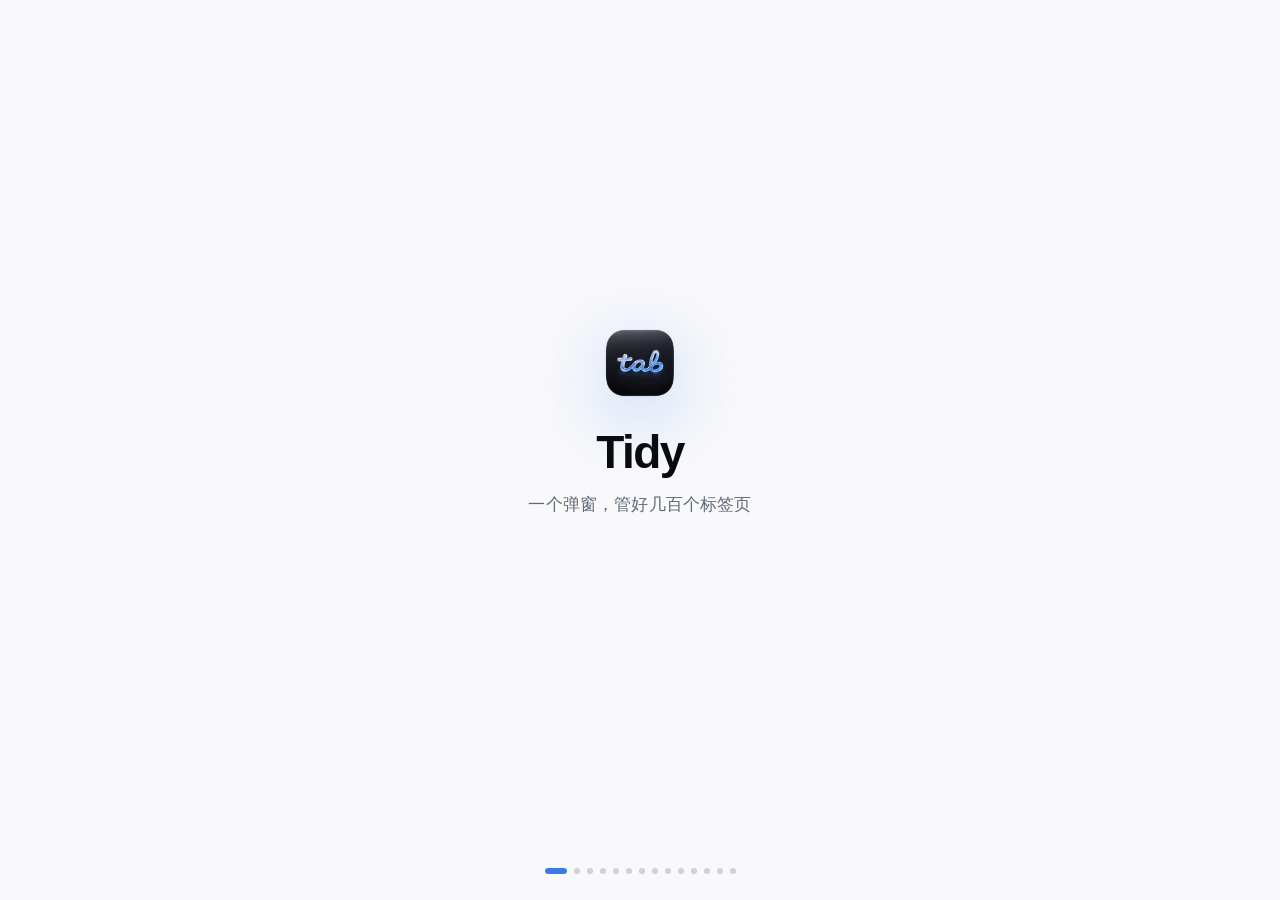
<file: site/demo.html>
<!DOCTYPE html>
<html lang="zh-CN">
<head>
<meta charset="UTF-8">
<meta name="viewport" content="width=device-width, initial-scale=1.0, viewport-fit=cover">
<title>Tidy · 演示</title>
<meta name="description" content="Tidy 14 屏演示:⌘E 唤起 · 拼音秒搜 · slash 命令 · 全键盘操作 · 多窗口 · 拖拽 · 媒体控制 · 最近使用 · 归档 · 主题 · 规则引擎 · 备份恢复。">
<meta name="theme-color" content="#f9f9fb">
<style>
/* ============================================================
   Design tokens — 与站点 / 产品 popup 完全一致
   ============================================================ */
:root {
  --bg: #f9f9fb;
  --surface: #ffffff;
  --fill: rgba(8,9,10,0.05);
  --fill-2: rgba(8,9,10,0.08);
  --hover: rgba(8,9,10,0.04);
  --placeholder: rgba(8,9,10,0.44);
  --text: #08090a;
  --text-2: #5e6b7a;
  --text-3: #9ca3af;
  --hairline: rgba(8,9,10,0.08);
  --accent: #387BE5;
  --accent-hi: #2768cc;
  --tint: rgba(56,123,229,0.12);
  --tint-2: rgba(56,123,229,0.18);
  --danger: #dc2626;
  --green: #34A853;
  --amber: #b45309;
  --tag-hot-c: #15803d;
  --tag-info-c: #5e6ad2;
  --tag-stale-c: #b45309;
  --r-xs: 6px; --r-sm: 8px; --r-md: 12px; --r-lg: 16px;
  --shadow-pop: 0 1px 2px rgba(8,9,10,0.18), 0 8px 32px rgba(8,9,10,0.12);
  --font: "Inter", -apple-system, BlinkMacSystemFont, "Segoe UI", "PingFang SC", "Hiragino Sans GB", "Microsoft YaHei", sans-serif;
  --mono: ui-monospace, "SF Mono", SFMono-Regular, Menlo, Consolas, monospace;
  --ease-spring: cubic-bezier(.34,1.56,.64,1);
  --ease-out: cubic-bezier(.22,.8,.3,1);
  --ink: #0a0b0d;
}

* { margin: 0; padding: 0; box-sizing: border-box; }
html, body { height: 100%; }
body {
  font-family: var(--font);
  background: var(--bg);
  color: var(--text);
  font-size: 15px;
  line-height: 1.6;
  overflow: hidden;
  -webkit-font-smoothing: antialiased;
  text-rendering: optimizeLegibility;
  -webkit-tap-highlight-color: transparent;
}
::selection { background: rgba(56,123,229,0.22); }
button { font-family: inherit; }
kbd {
  font-family: var(--mono); font-size: 11.5px; line-height: 1;
  padding: 4px 7px; border-radius: 6px;
  background: var(--surface); color: var(--text-2);
  border: 1px solid var(--hairline);
  box-shadow: 0 1px 0 rgba(8,9,10,.06);
  display: inline-flex; align-items: center; justify-content: center;
}

/* ============================================================
   Deck / slides
   ============================================================ */
.deck { position: fixed; inset: 0; }
.slide {
  position: absolute; inset: 0;
  background: var(--bg);
  display: grid; align-content: center; justify-items: center;
  padding: 40px clamp(20px, 4vw, 56px) 96px;
  opacity: 0;
  transform: translateY(18px);
  transition: opacity .55s ease, transform .6s var(--ease-out);
  pointer-events: none;
}
.slide.active { opacity: 1; transform: none; pointer-events: auto; }
.slide.exit-up { opacity: 0; transform: translateY(-18px); }
.slide.enter-up { transition: none; transform: translateY(18px); }
.slide.enter-down { transition: none; transform: translateY(-18px); }


/* 两栏: 文字 + 舞台 */
.slide.two {
  grid-template-columns: 320px minmax(0, 680px);
  column-gap: clamp(28px, 4vw, 68px);
  align-items: center;
  justify-content: center;
}
.narr { max-width: 320px; }
.eyebrow {
  display: inline-flex; align-items: center; gap: 7px;
  font-size: 11.5px; font-weight: 700; letter-spacing: .12em;
  color: var(--accent); text-transform: uppercase;
  margin-bottom: 14px;
}
.eyebrow::before {
  content: ''; width: 16px; height: 1.5px; border-radius: 2px; background: currentColor;
}
.narr h2 {
  font-size: clamp(24px, 2.3vw, 32px);
  line-height: 1.28; letter-spacing: -.022em; font-weight: 700;
}
.narr p {
  margin-top: 14px; font-size: 14.5px; line-height: 1.7; color: var(--text-2);
}
.narr .narr-foot {
  margin-top: 20px; display: flex; gap: 8px; flex-wrap: wrap;
}
.narr .tag {
  font-size: 11.5px; color: var(--text-2);
  padding: 4px 9px; border-radius: 99px;
  background: var(--fill); border: 1px solid var(--hairline);
}
.narr > * {
  opacity: 0; transform: translateX(-16px);
  transition: opacity .5s ease, transform .55s var(--ease-out);
}
.slide.active .narr > * { opacity: 1; transform: none; }
.narr > *:nth-child(1) { transition-delay: .05s; }
.narr > *:nth-child(2) { transition-delay: .11s; }
.narr > *:nth-child(3) { transition-delay: .17s; }
.narr > *:nth-child(4) { transition-delay: .23s; }

/* ============================================================
   舞台: 浏览器窗口 + 弹窗
   ============================================================ */
.stage { position: relative; width: 100%; height: 668px; }
.bwin {
  position: absolute; left: 0; right: 0; top: 0;
  height: 598px;
  background: var(--surface);
  border: 1px solid var(--hairline);
  border-radius: 14px;
  box-shadow: 0 24px 80px -24px rgba(8,20,60,.28), 0 2px 8px rgba(8,9,10,.06);
  transition: opacity .5s ease, transform .6s var(--ease-out);
}
.bwin-bar {
  display: flex; align-items: center; gap: 10px;
  padding: 11px 14px;
  border-bottom: 1px solid var(--hairline);
  background: rgba(8,9,10,0.015);
  border-radius: 14px 14px 0 0;
}
.b-dot { width: 11px; height: 11px; border-radius: 50%; flex: none; }
.b-dot.r { background: #FF5F57; } .b-dot.y { background: #FEBC2E; } .b-dot.g { background: #28C840; }
.browser-url {
  flex: 1; margin-left: 8px; min-width: 0;
  font-size: 12px; color: var(--text-3);
  background: var(--fill); border-radius: 7px;
  padding: 5px 12px; display: flex; align-items: center; gap: 6px;
  font-family: var(--mono);
  transition: background .3s, color .3s;
}
.browser-url svg { width: 10px; height: 10px; flex: none; }
.url-txt { overflow: hidden; text-overflow: ellipsis; white-space: nowrap; }
.browser-url.flash { background: var(--tint); color: var(--accent); }

.tabstrip {
  display: flex; align-items: flex-end; gap: 3px;
  padding: 9px 14px 0; height: 38px;
  background: rgba(8,9,10,0.02);
  border-bottom: 1px solid var(--hairline);
  border-radius: 0;
  overflow: hidden;
}
.chip {
  flex: none;
  font-size: 11px; color: var(--text-2);
  padding: 6px 12px 7px;
  background: rgba(8,9,10,0.04);
  border: 1px solid var(--hairline); border-bottom: none;
  border-radius: 8px 8px 0 0;
  white-space: nowrap;
  max-width: 150px; overflow: hidden; text-overflow: ellipsis;
  opacity: 0.85;
  transition: background .3s, color .3s, opacity .3s, box-shadow .3s;
}
.chip.on { background: var(--surface); opacity: 1; color: var(--text); font-weight: 500; box-shadow: 0 -1px 3px rgba(8,9,10,0.04); }
.gchip {
  flex: none; display: inline-flex; align-items: center; gap: 6px;
  font-size: 11px; font-weight: 600;
  padding: 6px 10px 7px;
  background: color-mix(in srgb, var(--gc) 12%, var(--surface));
  border: 1px solid color-mix(in srgb, var(--gc) 30%, transparent); border-bottom: none;
  border-radius: 8px 8px 0 0;
  color: color-mix(in srgb, var(--gc) 75%, #333);
  white-space: nowrap;
  transition: background .3s, box-shadow .3s;
}
.gchip i { width: 7px; height: 7px; border-radius: 50%; background: var(--gc); flex: none; }
.gchip em {
  font-style: normal; font-weight: 400; opacity: .65; font-size: 10px;
  font-variant-numeric: tabular-nums;
  display: inline-block; transition: transform .3s var(--ease-spring);
}
.gchip.bump em { transform: scale(1.5); }
.gchip.glow { box-shadow: 0 0 0 3px color-mix(in srgb, var(--gc) 22%, transparent); }
.chip.new-tab { animation: chipFromRight .5s var(--ease-out) both; }
@keyframes chipFromRight {
  from { opacity: 0; transform: translateX(26px) scale(.92); }
  to { opacity: .9; transform: none; }
}
.chip.ctx { opacity: 1; background: var(--surface); color: var(--text); font-weight: 500; }

.bwin-body {
  position: relative;
  height: 520px;
  background: var(--surface);
  border-radius: 0 0 14px 14px;
  overflow: hidden;
}
.page-ghost { padding: 34px 36px; }
.ghost-line { height: 10px; border-radius: 5px; background: var(--fill); margin-bottom: 12px; }
.ghost-line.w60 { width: 60%; } .ghost-line.w80 { width: 80%; } .ghost-line.w40 { width: 40%; }
.ghost-block { height: 90px; border-radius: 10px; background: var(--fill); margin-top: 18px; }
.page-ghost .ghost-line, .page-ghost .ghost-block { transition: opacity .4s; }

/* ⌘E 提示 */
.kbd-hint {
  position: absolute; left: 50%; top: 46%; transform: translate(-50%, -50%);
  display: flex; flex-direction: column; align-items: center; gap: 16px;
  opacity: 0; transition: opacity .35s ease, transform .5s var(--ease-out);
  pointer-events: none; z-index: 5;
}
.kbd-hint.show { opacity: 1; }
.kbd-hint .keys { display: flex; align-items: center; gap: 8px; }
.kbd-hint .keycap {
  width: 58px; height: 58px; border-radius: 14px;
  display: grid; place-items: center;
  font-size: 21px; font-weight: 600; color: #fff;
  background: linear-gradient(180deg, #3a3f47, #1e2126);
  border: 1px solid rgba(8,9,10,.15);
  box-shadow: 0 8px 24px rgba(0,0,0,.25), inset 0 1px 0 rgba(255,255,255,.12);
  position: relative;
}
.kbd-hint .keycap::after {
  content: ''; position: absolute; inset: -8px; border-radius: 20px;
  border: 1px solid rgba(56,123,229,.4);
  animation: ring 1.6s ease-out infinite;
}
.kbd-hint .keycap.dim::after { display: none; }
@keyframes ring {
  0% { transform: scale(.92); opacity: .8; }
  100% { transform: scale(1.28); opacity: 0; }
}
.kbd-hint .cap-txt { font-size: 13px; color: var(--text-2); letter-spacing: .02em; }

/* ============================================================
   Popup replica — 逐条复制自 site/index.html(.pop-*)
   480×520 画布 / 16px gutter / 行高 30px
   ============================================================ */
.pop {
  --accent: #387BE5;
  --accent-hi: #2768cc;
  --tint: rgba(56,123,229,.12);
  --tint-2: rgba(56,123,229,.18);
  --ring: rgba(56,123,229,.35);
  width: 100%; max-width: 480px; margin: 0 auto;
  background: var(--bg);
  color: var(--text);
  font-size: 13px; line-height: normal;
  display: flex; flex-direction: column;
  position: relative; overflow: hidden;
  text-align: left;
  outline: none;
}
.pop-plate { flex: none; padding: 7px 16px 6px; }
.pop-tabs { position: relative; display: flex; gap: 20px; margin: 2px 0 4px; padding: 2px 4px 4px; }
.pop-tab {
  border: 0; background: none; cursor: pointer; font-family: inherit;
  font-size: 13.5px; letter-spacing: .01em; color: var(--text-2);
  padding: 0 2px 6px; transition: color .15s;
}
.pop-tab:hover { color: var(--text); }
.pop-tab.active { color: var(--text); font-weight: 600; }
.pop-slider {
  position: absolute; left: 4px; bottom: 4px; width: 36px; height: 2.5px;
  border-radius: 99px; background: var(--accent);
  transform-origin: 0 50%;
  transition: transform .28s cubic-bezier(.3,.9,.3,1), width .28s cubic-bezier(.3,.9,.3,1);
  z-index: 0;
}
.pop-search {
  display: flex; align-items: center; gap: 8px;
  height: 34px; padding: 0 4px;
  background: var(--surface);
  border: 1px solid var(--hairline);
  border-radius: var(--r-md);
  transition: border-color .15s, box-shadow .15s, background .15s;
}
.pop-search:focus-within,
.pop--focus .pop-search {
  border-color: color-mix(in srgb, var(--accent) 55%, var(--hairline));
  box-shadow: 0 0 0 2.5px color-mix(in srgb, var(--accent) 10%, transparent);
}
.pop-search input {
  flex: 1; min-width: 0; padding: 0; border: 0; outline: 0; background: none;
  font-family: inherit; font-size: 13.5px; color: var(--text);
}
.pop-search input::placeholder { color: var(--placeholder); }
.pop-search input[readonly] { pointer-events: none; }
.pop-src, .pop-gear {
  flex: none; border: 0; background: none; cursor: pointer;
  color: var(--text-3); border-radius: var(--r-xs);
  display: inline-flex; align-items: center; justify-content: center;
  transition: color .12s, background .12s;
}
.pop-src { padding: 5px; margin-left: 4px; }
.pop-src svg { width: 14px; height: 14px; stroke: currentColor; fill: none; stroke-width: 1.8; stroke-linecap: round; stroke-linejoin: round; }
.pop-src:hover, .pop-gear:hover { color: var(--accent); background: var(--tint); }
.pop-gear { padding: 6px; }
.pop-gear svg { width: 16px; height: 16px; stroke: currentColor; fill: none; stroke-width: 1.6; stroke-linecap: round; stroke-linejoin: round; }
/* --- 列表 --- */
.pop-list {
  flex: 1; min-height: 0; overflow-y: auto;
  padding: 0 0 6px;
  scrollbar-width: none;
  overscroll-behavior: contain;
}
.pop-list::-webkit-scrollbar { width: 0; height: 0; }
/* --- 吸顶组头 --- */
.pop-ghead {
  display: flex; align-items: center; gap: 8px;
  margin: 12px 16px 2px; padding: 5px 8px;
  font-size: 14px; font-weight: 600; color: var(--text);
  letter-spacing: -.01em;
  border-radius: 6px; cursor: pointer; user-select: none;
  position: sticky; top: 0; z-index: 5;
  background: var(--bg);
  transition: background .12s;
}
.pop-ghead:first-child { margin-top: 2px; }
.pop-ghead:hover { background: var(--hover); }
.pop-ghead::before {
  content: ''; position: absolute; top: -7px; left: 0; right: 0; height: 1px;
  background: linear-gradient(90deg, transparent, color-mix(in srgb, var(--text) 16%, transparent) 22%, color-mix(in srgb, var(--text) 16%, transparent) 78%, transparent);
  pointer-events: none;
}
.pop-ghead:first-child::before { display: none; }
.pop-gdot { width: 3.5px; height: 18px; border-radius: 99px; flex: none; background: var(--gc, var(--accent)); }
.pop-caret { display: inline-flex; align-items: center; width: 12px; height: 14px; flex: none; color: var(--text-3); transition: transform .15s ease; }
.pop-caret svg { width: 12px; height: 12px; stroke: currentColor; fill: none; stroke-width: 2; stroke-linecap: round; stroke-linejoin: round; }
.pop-ghead.collapsed .pop-caret { transform: rotate(-90deg); }
.pop-gcount {
  margin-left: auto; flex: none;
  min-width: 18px; height: 18px; padding: 0 5px;
  border-radius: 4px; background: var(--fill);
  box-shadow: inset 0 0 0 .5px var(--hairline);
  color: var(--text-2); font-size: 11px; font-weight: 600;
  font-variant-numeric: tabular-nums;
  display: inline-flex; align-items: center; justify-content: center;
  transition: transform .3s var(--ease-spring), background .3s, color .3s;
}
.pop-gcount.bump { transform: scale(1.35); background: var(--tint); color: var(--accent); }
/* --- 标签行 --- */
.pop-row {
  display: flex; align-items: center; gap: 8px;
  margin: 0 16px; padding: 6px 12px 6px 20px;
  border-radius: var(--r-xs); cursor: pointer; position: relative;
  transition: background .12s, transform .15s ease, box-shadow .15s ease;
}
.pop-row:hover { background: var(--hover); }
.pop-row.active {
  background: linear-gradient(90deg, color-mix(in srgb, var(--accent) 14%, transparent), color-mix(in srgb, var(--accent) 4%, transparent) 52%, transparent 88%);
  transform: scale(1.02);
  z-index: 2;
  box-shadow: 0 2px 8px color-mix(in srgb, var(--accent) 10%, transparent);
  transition: background .12s ease, transform .22s cubic-bezier(.34,1.56,.64,1), box-shadow .22s ease;
}
.pop-fav {
  width: 16px; height: 16px; border-radius: 50%; flex: none;
  display: inline-flex; align-items: center; justify-content: center;
  font-size: 9.5px; font-weight: 700; color: #fff;
  font-family: var(--mono);
  box-shadow: inset 0 0 0 1px rgba(8,9,10,.06);
  overflow: hidden;
}
.pop-fav svg { width: 15px; height: 15px; fill: currentColor; }
.pop-title { flex: 1; min-width: 0; font-size: 13px; font-weight: 500; line-height: 1.35; white-space: nowrap; overflow: hidden; text-overflow: ellipsis; }
.pop-title mark { background: transparent; color: var(--accent); font-weight: 700; }
.pop-time { flex: none; margin-left: 8px; font-size: 11.5px; color: var(--text-2); transition: opacity .1s; white-space: nowrap; }
.pop-time.hot { color: var(--tag-hot-c); font-weight: 600; }
.pop-time.today { color: var(--tag-info-c); }
.pop-time.stale { color: var(--tag-stale-c); }
.pop-row:hover .pop-time, .pop-row.active .pop-time { opacity: 0; }
.pop-close {
  position: absolute; right: 8px; top: 50%;
  width: 20px; height: 20px; border: 0; border-radius: 50%;
  background: var(--fill-2); color: var(--text-2); cursor: pointer;
  display: flex; align-items: center; justify-content: center;
  opacity: 0; transform: translateY(-50%) translateX(6px);
  transition: opacity .1s, transform .1s, background .12s, color .12s;
}
.pop-row:hover .pop-close, .pop-row.active .pop-close { opacity: 1; transform: translateY(-50%) translateX(0); }
.pop-row.pressed { transform: scale(.985); transition: transform .1s ease; }
.pop-close:hover { background: var(--danger); color: #fff; }
.pop-close svg { width: 11px; height: 11px; stroke: currentColor; fill: none; stroke-width: 2.2; stroke-linecap: round; }
.pop-empty { display: none; padding: 36px 20px 44px; text-align: center; color: var(--text-3); font-size: 12.5px; }
/* demo: 空态作为浮层压在列表区中央, 否则会被 flex:1 的列表挤出可视区 */
.pop-empty.show { display: block; position: absolute; left: 0; right: 0; top: 118px; z-index: 6; }
.pop-push.info .push-undo { display: none; }
/* --- 底部推送条(关闭后可撤销) --- */
.pop-push {
  position: absolute; left: 50%; bottom: 12px;
  display: flex; align-items: center; gap: 10px;
  padding: 9px 14px; font-size: 12.5px; color: var(--text-2);
  background: var(--surface); border: 1px solid var(--hairline);
  border-radius: 14px; box-shadow: var(--shadow-pop);
  white-space: nowrap; z-index: 30;
  opacity: 0; pointer-events: none;
  transform: translate(-50%, 10px);
  transition: opacity .2s, transform .32s var(--ease-spring);
}
.pop-push.show { opacity: 1; pointer-events: auto; transform: translate(-50%, 0); }
.pop-push b { color: var(--text); font-weight: 600; }
.pop-push .push-undo { margin-left: auto; color: var(--accent); font-weight: 600; cursor: pointer; }
.pop-push kbd { font-size: 10px; padding: 1px 5px; }

/* --- 演示专用: 假搜索框 + 打字光标 --- */
.pop-field {
  flex: 1; min-width: 0; height: 100%;
  display: flex; align-items: center;
  font-size: 13.5px; color: var(--text);
  position: relative; overflow: hidden;
}
.field-txt { white-space: pre; }
.field-ph {
  position: absolute; left: 0; top: 50%; transform: translateY(-50%);
  color: var(--placeholder); pointer-events: none;
  transition: opacity .12s;
}
.pop-field.has-text .field-ph { opacity: 0; }
.field-caret {
  width: 1.5px; height: 15px; margin-left: 1.5px; border-radius: 1px;
  background: var(--accent); opacity: 0;
}
.pop-field.typing .field-caret { opacity: 1; animation: blink 1.05s steps(1) infinite; }
@keyframes blink { 0%,49% { opacity: 1; } 50%,100% { opacity: 0; } }

/* --- 列表入场(每次过滤重排) --- */
.pop-list .pop-row, .pop-list .pop-ghead {
  animation: rowIn .13s ease backwards;
  animation-delay: calc(var(--i, 0) * 7ms);
}
@keyframes rowIn {
  from { opacity: 0; transform: translateY(4px); }
}
.pop-row.flash { animation: rowFlash 1.1s ease backwards; }
@keyframes rowFlash {
  0% { opacity: 0; transform: translateX(-8px); background: var(--tint-2); }
  30% { opacity: 1; transform: none; background: var(--tint-2); }
  100% { background: transparent; }
}

/* --- 右键菜单(舞台层, 不随弹窗缩放) --- */
.ctxmenu {
  position: absolute; z-index: 60; width: 224px;
  background: var(--surface);
  border: 1px solid var(--hairline);
  border-radius: 10px;
  box-shadow: 0 16px 48px -10px rgba(8,15,40,.30), 0 2px 6px rgba(8,9,10,.10);
  padding: 5px; font-size: 12.5px;
  opacity: 0; transform: translateY(-6px) scale(.96); transform-origin: top left;
  pointer-events: none;
  transition: opacity .14s ease, transform .2s var(--ease-spring);
}
.ctxmenu.show { opacity: 1; transform: none; }
.ctx-item {
  display: flex; align-items: center; gap: 9px;
  padding: 7px 9px; border-radius: 6px; color: var(--text);
  cursor: default; white-space: nowrap;
  transition: background .1s, color .1s;
}
.ctx-item svg { width: 13px; height: 13px; flex: none; stroke: currentColor; fill: none; stroke-width: 1.8; stroke-linecap: round; stroke-linejoin: round; opacity: .75; }
.ctx-item .k { margin-left: auto; font-size: 11px; color: var(--text-3); font-family: var(--mono); }
.ctx-item.hot { background: var(--accent); color: #fff; }
.ctx-item.hot svg { opacity: .95; }
.ctx-item.hot .k { color: rgba(255,255,255,.72); }
.ctx-item.press { transform: scale(.985); background: var(--accent-hi); }
.ctx-sep { height: 1px; background: var(--hairline); margin: 4px 6px; }

/* --- 仓库抽屉(弹窗内) --- */
.popdrawer {
  position: absolute; left: 0; right: 0; bottom: 0; z-index: 40;
  background: var(--surface);
  border-top: 1px solid var(--hairline);
  box-shadow: 0 -10px 28px -14px rgba(8,9,10,.20);
  padding: 10px 12px 12px;
  transform: translateY(104%); opacity: 0; visibility: hidden;
  transition: transform .5s var(--ease-spring), opacity .3s ease, visibility .5s;
}
.popdrawer.up { transform: none; opacity: 1; visibility: visible; }
.drawer-head {
  display: flex; align-items: center; gap: 6px;
  padding: 2px 4px 7px;
  font-size: 11px; font-weight: 600; letter-spacing: .06em;
  color: var(--text-3); text-transform: uppercase;
}
.drawer-head em { margin-left: auto; font-style: normal; font-weight: 500; letter-spacing: 0; text-transform: none; font-size: 11px; color: var(--text-3); }
.arc-item {
  display: flex; align-items: center; gap: 9px;
  padding: 8px 10px; border-radius: 9px;
  transition: background .12s;
}
.arc-item + .arc-item { margin-top: 2px; }
.arc-item:hover { background: var(--hover); }
.arc-item.fresh { background: color-mix(in srgb, var(--green) 7%, transparent); }
.arc-dot { width: 3.5px; height: 20px; border-radius: 99px; background: var(--gc); flex: none; }
.arc-main { display: flex; flex-direction: column; gap: 1px; min-width: 0; }
.arc-main b { font-size: 12.5px; font-weight: 600; color: var(--text); }
.arc-main em { font-style: normal; font-size: 11px; color: var(--text-3); white-space: nowrap; overflow: hidden; text-overflow: ellipsis; }
.arc-btn {
  margin-left: auto; flex: none;
  font-size: 11.5px; font-weight: 600; color: var(--accent);
  background: var(--tint); border: 1px solid color-mix(in srgb, var(--accent) 22%, transparent);
  padding: 4px 10px; border-radius: 99px; cursor: pointer;
  transition: background .12s, transform .12s;
}
.arc-btn:hover { background: var(--tint-2); }
.arc-btn:active { transform: scale(.96); }

/* --- 弹窗定位壳 --- */
.popdrop {
  position: absolute; left: 0; right: 0; top: 96px; z-index: 20;
  display: flex; justify-content: center;
  transition: opacity .32s ease, transform .62s cubic-bezier(.26,1.16,.42,1);
}
.popdock {
  width: 480px; height: 520px; flex: none;
  border-radius: 13px; overflow: hidden;
  background: var(--bg);
  border: 1px solid var(--hairline);
  box-shadow: 0 18px 60px -8px rgba(8,15,40,.35), 0 2px 8px rgba(8,9,10,.10), 0 0 0 1px rgba(255,255,255,.6);
  transform: scale(var(--s, 1)); transform-origin: top center;
  transition: transform .3s var(--ease-out), opacity .3s ease;
}
.popdock .pop { width: 480px; height: 520px; max-width: none; }
.popdock.shrink { transform: scale(calc(var(--s, 1) * .95)); opacity: 0; }

/* ============================================================
   归档屏 — 漫画分镜
   格 1 / 格 2 斜切并排(clip-path 梯形), 格 3 底部通栏
   深色纸面作画框, 格间留白即「墨线」
   ============================================================ */
.slide.two.wide { grid-template-columns: 300px minmax(0, 1000px); }

.comic {
  --ink: #17181b;
  --gut: 7px;
  --slant: 16px;
  position: relative;
  display: grid;
  grid-template-columns: 1fr 1fr;
  grid-template-rows: 1.35fr 1.15fr;
  gap: var(--gut) 0;
  padding: var(--gut);
  background: var(--ink);
  border-radius: 16px;
  overflow: hidden;
  box-shadow: 0 28px 72px -34px rgba(8,15,40,.5), 0 3px 10px rgba(8,9,10,.07);
}
.cp {
  position: relative;
  min-width: 0; min-height: 0;
  background: var(--surface);
  overflow: hidden;
  opacity: 0;
  transform: translateY(26px) scale(.99);
  transition: opacity .58s var(--ease-out), transform .7s var(--ease-out);
}
.cp.in { opacity: 1; transform: none; }
.cp-1 {
  clip-path: polygon(0 0, 100% 0, calc(100% - var(--slant)) 100%, 0 100%);
  transition-delay: .02s;
}
.cp-2 {
  clip-path: polygon(var(--slant) 0, 100% 0, 100% 100%, 0 100%);
  transition-delay: .1s;
}
.cp-3 { grid-column: 1 / -1; transition-delay: .19s; }

/* 格内编号 + 说明 */
.cp-tag {
  position: absolute; left: 15px; top: 13px; z-index: 5;
  display: inline-flex; align-items: center; gap: 7px;
  font-size: 10.5px; font-weight: 700; letter-spacing: .06em;
  color: var(--text-3);
  pointer-events: none;
}
.cp-tag i {
  flex: none; width: 16px; height: 16px; border-radius: 50%;
  display: grid; place-items: center;
  background: var(--ink); color: #fff;
  font-family: var(--mono); font-size: 9.5px; font-style: normal;
  font-weight: 700; letter-spacing: 0;
}
.cp-2 .cp-tag { left: 28px; }

/* 格内舞台: 内容按 --s 等比缩放后居中 */
.cp-body {
  position: absolute; inset: 38px 12px 12px;
  display: flex; align-items: center; justify-content: center;
}
.cp-1 .cp-body { right: 22px; }   /* 右边缘让开斜切 */
.cp-2 .cp-body { left: 26px; }    /* 左边缘让开斜切 */
.cp-zoom {
  position: relative; flex: none;
  width: 480px;
  transform: scale(var(--s, 1));
  transform-origin: center center;
}

/* 格 1: 弹窗缩到格内尺寸 */
.cp-1 .popdrop { position: static; display: block; opacity: 1; transform: none; }
.cp-1 .popdock { transform: none; height: auto; width: 480px; }
.cp-1 .popdock .pop { height: auto; }
.cp-1 .pop-list { flex: none; }

/* 格 2: 迷你浏览器窗口 */
.mini-bwin {
  width: 480px;
  background: var(--surface);
  border: 1px solid var(--hairline);
  border-radius: 12px;
  overflow: hidden;
  box-shadow: 0 18px 44px -24px rgba(8,20,60,.3), 0 1px 3px rgba(8,9,10,.05);
}
.mini-bwin .bwin-bar { border-radius: 0; }
.mini-bwin .tabstrip { border-radius: 0; }
.mini-body { padding: 20px 22px 22px; background: var(--surface); }

/* 漫画批注贴纸 */
.cp-note {
  position: absolute; right: 16px; bottom: 14px; z-index: 4;
  padding: 5px 11px 6px;
  background: var(--surface);
  border: 1.5px solid var(--ink); border-radius: 4px;
  font-size: 11.5px; font-weight: 700; letter-spacing: .01em; color: var(--ink);
  box-shadow: 3px 3px 0 rgba(23,24,27,.12);
  opacity: 0; transform: rotate(-2.5deg) translateY(8px) scale(.94);
  transition: opacity .4s ease, transform .52s var(--ease-spring);
  pointer-events: none;
}
.cp-note.show { opacity: 1; transform: rotate(-2.5deg) translateY(0) scale(1); }

/* 格 3: 设置面板(可放宽) */
.cp-3 .cp-zoom { width: 620px; }
.cp-3 .settings-panel { max-width: none; }

/* ============================================================
   屏 4 / 屏 5 — 键盘流漫画
   页 A(cmd3): 三格(上二斜切 + 底通栏)
   页 B(quad): 四格 2×2 直角(格间留白即墨线)
   ============================================================ */
.comic.cmd3 .cp-zoom { width: 430px; }
.comic.cmd3 .cp-3 .cp-zoom { width: 820px; }         /* 通栏格撑满, 与上排同等字号 */

.comic.quad {
  grid-template-rows: 1fr 1fr;
  gap: var(--gut);
}
.comic.quad .cp { clip-path: none; }
.comic.quad .cp-1 { transition-delay: .02s; }
.comic.quad .cp-2 { transition-delay: .09s; }
.comic.quad .cp-3 { grid-column: auto; transition-delay: .16s; }
.comic.quad .cp-4 { transition-delay: .23s; }
.comic.quad .cp-1 .cp-body { right: 12px; }
.comic.quad .cp-2 .cp-body { left: 12px; }
.comic.quad .cp-zoom,
.comic.quad .cp-3 .cp-zoom { width: 430px; }

/* --- 命令面板(格内, 复用 .pop-search / .pop-fav / .pop-push) --- */
.cmdp {
  position: relative; width: 100%;
  display: flex; flex-direction: column;
  background: var(--surface);
  border: 1px solid var(--hairline);
  border-radius: 13px;
  overflow: hidden;
  box-shadow: 0 18px 44px -26px rgba(8,20,60,.32), 0 1px 3px rgba(8,9,10,.05);
}
/* 四格屏统一面板高度: 行删掉后面板不缩水, 四格缩放比也不会各跳各的 */
.comic.quad .cmdp { height: 340px; }
.cmdp-head { flex: none; padding: 11px 12px 10px; background: rgba(8,9,10,.014); border-bottom: 1px solid var(--hairline); }
.cmdp .pop-search { height: 32px; }
.cmdp .pop-field { font-family: var(--mono); font-size: 12px; }
.cmdp .field-ph { font-family: var(--font); font-size: 12.5px; }
.cmdp-list { flex: 1; padding: 5px 0 6px; }
/* /h 历史 · /r 最近关闭: 结果源整体降级 —— 它们是「翻旧账」的次级列表,
   不是当前窗口的主列表, 与真实产品的观感一致 */
.cmdp-list.dim { opacity: .55; }
/* 推送条要浮在底栏之上, 不要压在提示文字上 */
.cmdp .pop-push { bottom: 42px; }

.cmd-ghead {
  display: flex; align-items: center; gap: 8px;
  margin: 3px 9px 3px; padding: 3px 4px 6px;
  font-size: 12px; font-weight: 600;
}
.cmd-ghead .pop-gdot { height: 14px; }
.cmd-ghead .pop-gcount { margin-left: auto; }

.cmd-row {
  position: relative;
  display: flex; align-items: center; gap: 10px;
  margin: 0 7px; padding: 7px 9px;
  border-radius: 8px;
  transition: opacity .34s ease, transform .42s var(--ease-out), background .14s ease, box-shadow .14s ease;
}
.cmd-row.pending { opacity: 0; transform: translateY(8px); }
.cmd-row.reveal { transition-delay: calc(var(--i, 0) * 65ms); }
.cmd-main { display: flex; flex-direction: column; gap: 1px; min-width: 0; flex: 1; }
.cmd-main b { font-size: 12.5px; font-weight: 600; color: var(--text); white-space: nowrap; overflow: hidden; text-overflow: ellipsis; }
.cmd-main em { font-style: normal; font-size: 10.5px; color: var(--text-3); white-space: nowrap; overflow: hidden; text-overflow: ellipsis; }
.cmd-row.active {
  background: linear-gradient(90deg, color-mix(in srgb, var(--accent) 14%, transparent), color-mix(in srgb, var(--accent) 4%, transparent) 52%, transparent 88%);
  box-shadow: 0 2px 8px color-mix(in srgb, var(--accent) 10%, transparent);
  transform: scale(1.015);
}
.cmd-row.stale .cmd-main em { color: var(--amber); }
.cmdp-foot {
  flex: none;
  display: flex; align-items: center; gap: 7px;
  padding: 8px 13px; border-top: 1px solid var(--hairline);
  background: rgba(8,9,10,.012);
  font-size: 10.5px; color: var(--text-3); letter-spacing: .01em;
}
.cmdp-foot kbd { font-size: 9.5px; padding: 1px 5px; }

/* 复制到剪贴板的浮标(贴在选中行右端) ——
   走弹窗自己的浮层语言(pop-bg + hairline + 圆角 + 淡投影), 不用反色黑标:
   它和 pop-push 是同族, 只是落点在行内 */
.cmd-copy {
  position: absolute; right: 9px; top: 50%; z-index: 6;
  display: inline-flex; align-items: center; gap: 5px;
  padding: 4px 9px 4px 7px; border-radius: 9px;
  background: var(--surface); color: var(--text-2);
  border: 1px solid var(--hairline);
  font-size: 10.5px; font-weight: 600; letter-spacing: .01em; white-space: nowrap;
  box-shadow: 0 2px 10px rgba(8,20,60,.14), 0 1px 2px rgba(8,9,10,.06);
  opacity: 0; pointer-events: none;
  transform: translateY(-50%) translateY(5px) scale(.96);
  transition: opacity .22s ease, transform .36s var(--ease-out);
}
.cmd-copy.show { opacity: 1; transform: translateY(-50%) scale(1); }
.cmd-copy svg { width: 11px; height: 11px; flex: none; stroke: var(--accent); fill: none; stroke-width: 2.2; stroke-linecap: round; stroke-linejoin: round; }

/* 动作触发时点燃编号圈(键帽只留旁白里的一份, 避免同一格重复两次快捷键) */
.cp-tag { transition: color .22s ease; }
.cp-tag i { transition: background .22s ease, transform .26s var(--ease-spring); }
.cp-tag.press { color: var(--text); }
.cp-tag.press i { background: var(--accent); transform: scale(1.14); }

.pop-push .push-undo { transition: transform .16s ease, opacity .16s ease; }
.pop-push .push-undo.press { transform: scale(.93); opacity: .65; }

/* 设置面板 mock */
.settings-panel {
  position: relative;
  width: 100%; max-width: 420px; margin: 0 auto;
  background: var(--surface);
  border: 1px solid var(--hairline);
  border-radius: 13px;
  box-shadow: 0 18px 60px -8px rgba(8,15,40,.28), 0 2px 8px rgba(8,9,10,.08);
  overflow: hidden;
}
.sp-head {
  display: flex; align-items: center; gap: 8px;
  padding: 14px 18px 0;
  font-size: 15px; font-weight: 700;
}
.sp-close {
  margin-left: auto; width: 26px; height: 26px;
  border: 0; border-radius: 50%;
  background: var(--fill); color: var(--text-3);
  display: flex; align-items: center; justify-content: center;
  cursor: pointer; font-size: 14px;
}
.sp-tabs {
  display: flex; gap: 0; padding: 12px 18px 0;
  border-bottom: 1px solid var(--hairline);
}
.sp-tab {
  border: 0; background: none; cursor: pointer; font-family: inherit;
  font-size: 13px; color: var(--text-2);
  padding: 8px 12px 10px; position: relative;
  transition: color .15s;
}
.sp-tab.active { color: var(--text); font-weight: 600; }
.sp-tab.active::after {
  content: ''; position: absolute; left: 12px; right: 12px; bottom: -1px;
  height: 2.5px; border-radius: 99px; background: var(--accent);
}
.sp-pill {
  display: inline-flex; align-items: center; justify-content: center;
  min-width: 16px; height: 16px; padding: 0 4px;
  border-radius: 99px; background: var(--accent); color: #fff;
  font-size: 10px; font-weight: 600; margin-left: 4px;
  vertical-align: 1px;
  transition: transform .3s var(--ease-spring);
}
.sp-pill.bump { transform: scale(1.4); }
.sp-body { padding: 14px 18px 18px; }
.sp-arc-list { display: flex; flex-direction: column; gap: 8px; }
.sp-arc-item {
  display: flex; align-items: center; gap: 10px;
  padding: 10px 12px; border-radius: 10px;
  background: var(--bg); border: 1px solid var(--hairline);
  transition: background .12s, opacity .42s ease, transform .5s var(--ease-out);
}
.sp-arc-item.pending { opacity: 0; transform: translateY(-10px) scale(.97); }
.sp-arc-item.arrive { animation: freshPop .8s var(--ease-out); }
@keyframes freshPop {
  0% { background: color-mix(in srgb, var(--green) 24%, var(--bg)); transform: translateY(-4px) scale(1.015); }
  100% { background: color-mix(in srgb, var(--green) 6%, var(--bg)); transform: none; }
}
.sp-arc-item.fresh {
  background: color-mix(in srgb, var(--green) 6%, var(--bg));
  border-color: color-mix(in srgb, var(--green) 18%, var(--hairline));
}
.sp-arc-dot { width: 3.5px; height: 20px; border-radius: 99px; background: var(--gc); flex: none; }
.sp-arc-main { display: flex; flex-direction: column; gap: 1px; min-width: 0; flex: 1; }
.sp-arc-main b { font-size: 12.5px; font-weight: 600; }
.sp-arc-main em { font-style: normal; font-size: 11px; color: var(--text-3); }
.sp-arc-btn {
  flex: none; font-size: 11.5px; font-weight: 600; color: var(--accent);
  background: var(--tint); border: 1px solid color-mix(in srgb, var(--accent) 22%, transparent);
  padding: 5px 12px; border-radius: 99px; cursor: pointer;
  transition: background .12s, transform .12s;
}
.sp-arc-btn:hover { background: var(--tint-2); }
.sp-arc-btn:active { transform: scale(.96); }

/* ============================================================
   新增功能屏 — 通用画布(自管舞台, 整体等比缩放)
   .cvs 固定设计稿尺寸(内联 width), 由 fitScaled() 写 --s
   ============================================================ */
.cvs {
  position: absolute; left: 50%; top: 0;
  padding-bottom: 46px;
  transform: translateX(-50%) scale(var(--s, 1));
  transform-origin: top center;
}
.cvs-toast {
  position: absolute; left: 50%; bottom: 0; z-index: 30;
  display: flex; align-items: center; gap: 8px;
  padding: 9px 15px; font-size: 12.5px; color: var(--text-2);
  background: var(--surface); border: 1px solid var(--hairline);
  border-radius: 13px; box-shadow: var(--shadow-pop);
  white-space: nowrap;
  opacity: 0; pointer-events: none;
  transform: translate(-50%, 10px);
  transition: opacity .2s, transform .32s var(--ease-spring);
}
.cvs-toast.show { opacity: 1; transform: translate(-50%, 0); }
.cvs-toast b { color: var(--text); font-weight: 600; }
.cvs-toast svg { width: 13px; height: 13px; flex: none; stroke: var(--green); fill: none; stroke-width: 2.6; stroke-linecap: round; stroke-linejoin: round; }

/* ============================================================
   屏 5 — 多窗口: 两个并排浏览器窗口 + 居中弹窗
   ============================================================ */
.duo { position: relative; width: 620px; height: 660px; }
.mw-slot {
  position: absolute; top: 28px; width: 292px;
  transition: opacity .5s ease, filter .45s ease, transform .55s var(--ease-out);
}
.mw-a { left: 6px; z-index: 3; }
.mw-b { right: 6px; z-index: 2; }
.mw-slot.dim { opacity: .4; filter: grayscale(1); transform: translateY(4px) scale(.985); }
.mw-cap {
  position: absolute; left: 2px; bottom: calc(100% + 8px);
  display: inline-flex; align-items: center; gap: 6px;
  font-size: 10.5px; font-weight: 600; letter-spacing: .01em;
  color: var(--text-3); white-space: nowrap;
  transition: color .4s;
}
.mw-cap i { width: 6px; height: 6px; border-radius: 50%; background: currentColor; flex: none; }
.mw-a .mw-cap { color: var(--accent); }
.mw-win {
  position: relative; overflow: hidden;
  background: var(--surface);
  border: 1px solid var(--hairline); border-radius: 12px;
  box-shadow: 0 16px 40px -22px rgba(8,20,60,.32), 0 1px 3px rgba(8,9,10,.05);
}
.mw-win .bwin-bar { padding: 8px 10px; }
.mw-win .browser-url { font-size: 10.5px; padding: 4px 8px; margin-left: 4px; }
.mw-win .tabstrip { height: 30px; padding: 6px 10px 0; gap: 2px; }
.mw-win .chip, .mw-win .gchip { font-size: 9.5px; padding: 5px 8px 6px; max-width: 104px; gap: 4px; }
.mw-win .gchip i { width: 5px; height: 5px; }
.mw-win .gchip em { font-size: 8.5px; }
.mw-ghost { padding: 16px 18px 18px; background: var(--surface); }
.mw-ghost .ghost-line { height: 7px; margin-bottom: 9px; border-radius: 4px; }
.mw-ghost .ghost-block { height: 54px; margin-top: 12px; border-radius: 7px; }
.duo-note {
  position: absolute; right: 26px; top: 150px; z-index: 4;
  padding: 4px 10px 5px;
  background: var(--surface); border: 1.5px solid var(--ink); border-radius: 4px;
  font-size: 10.5px; font-weight: 700; color: var(--ink);
  box-shadow: 3px 3px 0 rgba(23,24,27,.12);
  transform: rotate(-2.5deg);
  opacity: 0; transition: opacity .4s ease;
}
.duo-note.show { opacity: 1; }
.duo .popdrop { top: 190px; z-index: 6; }
.duo .popdock { width: 480px; height: 430px; }
.duo .popdock .pop { width: 480px; height: 430px; }
.duo-count {
  position: absolute; left: 0; right: 0; top: 632px;
  text-align: center; font-size: 11px; letter-spacing: .01em;
  color: var(--text-3);
  opacity: 0; transition: opacity .45s ease;
}
.duo-count.show { opacity: 1; }
.duo-count b { color: var(--accent); font-weight: 700; font-variant-numeric: tabular-nums; }

/* ============================================================
   屏 7 — 拖拽排序
   ============================================================ */
.pop-row.dragging {
  position: relative; z-index: 20;
  background: var(--surface) !important;
  box-shadow: 0 14px 34px -10px rgba(8,15,40,.35), 0 0 0 1.5px color-mix(in srgb, var(--accent) 45%, transparent);
  cursor: grabbing;
  transition: transform .38s cubic-bezier(.3,.9,.35,1), box-shadow .3s ease;
}
.pop-row.dragging .pop-time { opacity: 0; }
.pop-ghead.dropzone {
  background: color-mix(in srgb, var(--accent) 11%, transparent);
  outline: 1.5px dashed color-mix(in srgb, var(--accent) 60%, transparent);
  outline-offset: -1px;
}
.pop-drag-hint {
  position: absolute; left: 50%; bottom: 12px; z-index: 26;
  padding: 6px 13px; border-radius: 99px;
  background: var(--surface); border: 1px solid var(--hairline);
  box-shadow: var(--shadow-pop);
  font-size: 11px; color: var(--text-2); white-space: nowrap;
  opacity: 0; transform: translate(-50%, 10px);
  transition: opacity .18s ease, transform .3s var(--ease-spring);
  pointer-events: none;
}
.pop-drag-hint.show { opacity: 1; transform: translate(-50%, 0); }
.pop-row.landed { animation: land .55s var(--ease-spring); }
@keyframes land {
  0% { transform: scale(1.03); background: color-mix(in srgb, var(--accent) 16%, transparent); }
  100% { transform: none; }
}

/* ============================================================
   屏 8 — 媒体控制
   ============================================================ */
.pop-media {
  flex: none; margin-left: 6px;
  width: 22px; height: 22px; border: 0; border-radius: 50%;
  background: var(--tint); color: var(--accent);
  display: inline-flex; align-items: center; justify-content: center;
  cursor: pointer;
  transition: background .16s, color .16s, box-shadow .3s, transform .2s var(--ease-spring);
}
.pop-media svg { width: 12px; height: 12px; stroke: currentColor; fill: none; stroke-width: 2; stroke-linecap: round; stroke-linejoin: round; }
.pop-media.attn { box-shadow: 0 0 0 4px color-mix(in srgb, var(--accent) 16%, transparent); }
.pop-media.muted { background: var(--fill); color: var(--text-3); box-shadow: none; }
.pop-media.press { transform: scale(.86); }
.media-eq { display: inline-flex; align-items: flex-end; justify-content: center; gap: 2px; height: 11px; }
.media-eq i { width: 2px; border-radius: 1px; background: currentColor; animation: eq 900ms ease-in-out infinite; }
.media-eq i:nth-child(1) { height: 5px; animation-delay: -.2s; }
.media-eq i:nth-child(2) { height: 10px; animation-delay: -.5s; }
.media-eq i:nth-child(3) { height: 7px; animation-delay: -.75s; }
@keyframes eq { 0%, 100% { transform: scaleY(.45); } 50% { transform: scaleY(1); } }
.chip .chip-media {
  display: inline-block; width: 11px; height: 11px; margin-left: 5px;
  border: 1px solid currentColor; border-radius: 50%;
  position: relative; vertical-align: -1px; color: var(--text-3);
}
.chip .chip-media::after {
  content: ''; position: absolute; left: -1px; right: -1px; top: 50%; height: 1px;
  background: currentColor; transform: rotate(-45deg);
}
.chip.muted { color: var(--text-3); }

/* ============================================================
   屏 11 — 主题系统(三格斜分)
   三格平行斜切(斜率一致 ⇒ 斜缝宽度恒定, 读起来是一条斜墨线)。
   每格底色就是该主题的页面底, 格内只摆一块「局部」——
   搜索框 + 一组 + 两三行, 底缘渐隐, 是裁下来的一角, 不是三张小窗。
   ============================================================ */
.comic.trio {
  --slant: 20px;
  grid-template-columns: repeat(3, 1fr);
  grid-template-rows: 1fr;
}
.comic.trio .cp-1 { clip-path: polygon(0 0, 100% 0, calc(100% - var(--slant)) 100%, 0 100%); transition-delay: .02s; }
.comic.trio .cp-2 { clip-path: polygon(var(--slant) 0, 100% 0, calc(100% - var(--slant)) 100%, 0 100%); transition-delay: .12s; }
.comic.trio .cp-3 { grid-column: auto; clip-path: polygon(var(--slant) 0, 100% 0, 100% 100%, 0 100%); transition-delay: .22s; }
.comic.trio .cp-tag { left: 26px; color: var(--text-2); }
.comic.trio .cp-tag i { background: var(--accent); }   /* 徽标 = 该主题的强调色 */
.comic.trio .cp-1 .cp-tag { left: 15px; }
.comic.trio .cp-body { inset: 42px 26px 14px; }
.comic.trio .cp-1 .cp-body { left: 12px; }             /* 左/右让开斜切 */
.comic.trio .cp-3 .cp-body { right: 12px; }
.comic.trio .cp-zoom { width: 240px; }

/* 每格底色 / token = 该主题自己的页面底(逐值取自 popup 的 :root[data-theme]) */
.cp.t-linear {
  --bg: #f9f9fb; --surface: #ffffff;
  --fill: rgba(8,9,10,.05); --hairline: rgba(8,9,10,.08);
  --text: #08090a; --text-2: #5e6b7a; --text-3: #9ca3af;
  --accent: #387BE5; --tint: rgba(56,123,229,.12);
  background: var(--bg);
}
.cp.t-ink {
  --bg: #F3EEE4; --surface: #FBF7EE;
  --fill: #ECE4D4; --hairline: rgba(43,38,34,.16);
  --text: #2B2622; --text-2: #6B625A; --text-3: #857B6E;
  --accent: #B23A2E; --tint: rgba(178,58,46,.09);
  background:
    radial-gradient(120% 90% at 15% 0%, rgba(178,58,46,.055), transparent 62%),
    var(--bg);
}
.cp.t-sky {
  --bg: #E4EAF7; --surface: #F2F5FC;
  --fill: rgba(31,52,110,.07); --hairline: rgba(31,52,110,.14);
  --text: #16224A; --text-2: #46538A; --text-3: #7C89B4;
  --accent: #3D63BE; --tint: rgba(61,99,190,.12);
  background: linear-gradient(160deg, #DDE6F8, #E4EAF7 46%, #EFF3FC);
}

/* 格内「局部」: 一块被裁下来的弹窗局部 */
.tfrag {
  width: 240px;
  padding: 11px 12px 26px;
  background: var(--surface);
  color: var(--text);
  border: 1px solid var(--hairline);
  border-radius: 16px;
  box-shadow: 0 16px 36px -26px rgba(8,20,60,.42), 0 1px 3px rgba(8,9,10,.05);
  -webkit-mask-image: linear-gradient(180deg, #000 62%, rgba(0,0,0,.72) 85%, transparent 100%);
  mask-image: linear-gradient(180deg, #000 62%, rgba(0,0,0,.72) 85%, transparent 100%);
  transition: transform .55s var(--ease-out), box-shadow .5s ease, border-color .4s ease;
}
.tfrag.pick {
  transform: translateY(-6px);
  border-color: color-mix(in srgb, var(--accent) 42%, var(--hairline));
  box-shadow: 0 22px 44px -26px color-mix(in srgb, var(--accent) 55%, rgba(8,20,60,.45)),
              0 0 0 2px color-mix(in srgb, var(--accent) 26%, transparent);
}
.tfrag-tabs { display: flex; gap: 11px; padding: 0 1px; font-size: 10px; color: var(--text-3); }
.tfrag-tabs b { position: relative; color: var(--text); font-weight: 600; }
.tfrag-tabs b::after { content: ''; position: absolute; left: 0; right: 0; bottom: -4px; height: 2px; border-radius: 2px; background: var(--accent); }
.tfrag-search {
  display: flex; align-items: center; gap: 6px;
  margin-top: 11px; height: 27px; padding: 0 8px;
  border-radius: 8px; background: var(--fill); color: var(--text-3); font-size: 10.5px;
}
.tfrag-search svg { width: 10px; height: 10px; flex: none; stroke: currentColor; fill: none; stroke-width: 2.2; stroke-linecap: round; }
.tfrag-search .caret { width: 1.4px; height: 11px; margin-left: 1px; background: var(--accent); }
.tfrag-ghead { display: flex; align-items: center; gap: 6px; margin: 12px 1px 4px; font-size: 10.5px; font-weight: 700; }
.tfrag-ghead i { width: 3px; height: 11px; border-radius: 99px; background: var(--accent); flex: none; }
.tfrag-ghead em { margin-left: auto; font-style: normal; font-size: 9.5px; font-weight: 500; color: var(--text-2); background: var(--fill); border-radius: 4px; padding: 0 5px; }
.tfrag-row { display: flex; align-items: center; gap: 7px; padding: 5px 6px; border-radius: 6px; font-size: 10.5px; color: var(--text); }
.tfrag-row.on { background: color-mix(in srgb, var(--accent) 13%, transparent); box-shadow: inset 0 0 0 1px color-mix(in srgb, var(--accent) 22%, transparent); }
.tfrag-row .fav { width: 12px; height: 12px; border-radius: 50%; flex: none; }
.tfrag-row .tt { flex: 1; min-width: 0; white-space: nowrap; overflow: hidden; text-overflow: ellipsis; }
.tfrag-row .tm { flex: none; font-size: 9px; color: var(--text-3); }
.tfrag-row.on .tm { color: var(--accent); }

/* Ink: 宣纸 + 宋体 + 方角;Sky: 云白 + 更圆的角 */
.cp.t-ink .tfrag { font-family: "Songti SC", "STSong", "SimSun", Georgia, serif; border-radius: 9px; }
.cp.t-ink .tfrag-tabs b::after { height: 1.5px; }
.cp.t-ink .tfrag-search { border-radius: 4px; }
.cp.t-sky .tfrag { border-radius: 20px; }
.cp.t-sky .tfrag-search { border-radius: 13px; }

/* ============================================================
   屏 12 / 13 — 设置面板(规则编辑器 / 备份恢复)
   ============================================================ */
.sp-actions {
  display: flex; align-items: center; gap: 8px;
  padding: 10px 18px 12px;
  border-top: 1px solid var(--hairline);
  background: var(--bg);
}
.sp-actions .grow { flex: 1; }
.sp-btn {
  font-family: inherit; font-size: 12px; font-weight: 600;
  padding: 7px 13px; border-radius: 8px; cursor: pointer;
  border: 1px solid var(--hairline);
  background: var(--surface); color: var(--text);
  transition: background .15s, transform .12s;
}
.sp-btn.primary { background: var(--ink); color: #fff; border-color: transparent; }
.sp-btn:active, .sp-btn.press { transform: scale(.96); }

.sbox-mini {
  border: 1px solid var(--hairline); border-radius: 10px;
  background: var(--bg); padding: 2px 12px; margin-bottom: 12px;
}
.srow { display: flex; align-items: center; gap: 10px; padding: 8px 0; font-size: 12.5px; }
.srow + .srow { border-top: 1px solid var(--hairline); }
.slabel { color: var(--text); font-weight: 500; }
.toggle {
  margin-left: auto; flex: none;
  width: 32px; height: 19px; border-radius: 99px;
  background: var(--fill-2); position: relative;
  transition: background .2s;
}
.toggle::after {
  content: ''; position: absolute; top: 2px; left: 2px;
  width: 15px; height: 15px; border-radius: 50%;
  background: #fff; box-shadow: 0 1px 2px rgba(8,9,10,.25);
  transition: transform .22s var(--ease-spring);
}
.toggle.on { background: var(--accent); }
.toggle.on::after { transform: translateX(13px); }

.rules-head-row { display: flex; align-items: center; gap: 8px; margin: 4px 0 8px; }
.rules-title { display: flex; align-items: center; gap: 6px; font-size: 12.5px; font-weight: 600; }
.dirty-dot {
  width: 6px; height: 6px; border-radius: 50%; background: var(--amber);
  opacity: 0; transform: scale(.4);
  transition: opacity .2s, transform .25s var(--ease-spring);
}
.dirty-dot.show { opacity: 1; transform: none; }
.rules-io-link {
  font-family: inherit; font-size: 10.5px; font-weight: 600;
  color: var(--accent); background: var(--tint);
  border: 0; border-radius: 99px; padding: 4px 9px;
  cursor: pointer; white-space: nowrap;
  transition: background .15s;
}
.rules-io-link:hover { background: var(--tint-2); }
.rule-list { display: flex; flex-direction: column; gap: 8px; }
.rule-g {
  border: 1px solid var(--hairline); border-radius: 10px;
  padding: 9px 11px 11px; background: var(--surface);
}
.rule-g-head { display: flex; align-items: center; gap: 7px; font-size: 12px; font-weight: 600; }
.rule-g-dot { width: 3px; height: 14px; border-radius: 99px; background: var(--gc, var(--accent)); flex: none; }
.rule-gcount { margin-left: auto; font-size: 10.5px; color: var(--text-2); background: var(--fill); border-radius: 4px; padding: 0 5px; font-variant-numeric: tabular-nums; }
.rule-chips { display: flex; flex-wrap: wrap; gap: 5px; margin-top: 8px; }
.rule-chip {
  font-size: 10.5px; font-family: var(--mono); color: var(--text-2);
  background: var(--fill); border: 1px solid var(--hairline);
  border-radius: 99px; padding: 2px 8px; white-space: nowrap;
}
.rule-chip.fresh {
  color: var(--accent); background: var(--tint);
  border-color: color-mix(in srgb, var(--accent) 30%, transparent);
  animation: chipIn .5s var(--ease-spring);
}
@keyframes chipIn { from { opacity: 0; transform: translateY(5px) scale(.9); } }
/* 规则标题行右侧: 添加域名(浅蓝小按钮) + 导入/导出(无边框灰图标) */
.rules-io-links { display: flex; align-items: center; gap: 6px; margin-left: auto; }
.rules-io-icon {
  display: inline-flex; align-items: center; justify-content: center;
  width: 24px; height: 24px; border: 0; border-radius: 7px;
  background: none; color: var(--text-3); cursor: pointer;
  transition: background .15s, color .15s;
}
.rules-io-icon:hover { background: var(--hover); color: var(--accent); }
.rules-io-icon svg { width: 14px; height: 14px; stroke: currentColor; fill: none; stroke-width: 1.8; stroke-linecap: round; stroke-linejoin: round; }

/* 「＋ 添加域名」的弹层(真实产品: 把当前标签页域名加进某个分组)
   规格对齐 popup 的 .group-pop: 240px / pop-bg / hairline / r-md / shadow-pop */
.group-pop {
  position: absolute; z-index: 40; width: 240px;
  padding: 10px;
  background: var(--surface);
  border: 1px solid var(--hairline);
  border-radius: 12px;
  box-shadow: var(--shadow-pop);
  opacity: 0; transform: translateY(-4px) scale(.97); transform-origin: top right;
  pointer-events: none;
  transition: opacity .16s ease, transform .26s var(--ease-out);
}
.group-pop.show { opacity: 1; transform: none; pointer-events: auto; }
.group-pop-head { display: flex; align-items: center; justify-content: space-between; gap: 8px; margin-bottom: 5px; }
.group-pop-title { font-size: 12px; font-weight: 600; font-family: var(--mono); color: var(--text); }
.group-pop-close { border: 0; background: none; color: var(--text-3); font-size: 12px; padding: 2px 4px; border-radius: 5px; cursor: pointer; }
.group-pop-zone {
  display: flex; align-items: center; gap: 8px;
  padding: 5px 2px 7px; font-size: 10.5px; color: var(--text-2);
}
.zone-switch {
  margin-left: auto; flex: none; position: relative;
  width: 26px; height: 15px; border-radius: 99px; background: var(--fill-2);
}
.zone-switch i { position: absolute; top: 2px; left: 2px; width: 11px; height: 11px; border-radius: 50%; background: #fff; box-shadow: 0 1px 2px rgba(8,9,10,.25); }
.group-pop-list { display: flex; flex-direction: column; border-top: 1px solid var(--hairline); padding-top: 4px; }
.group-pop-item {
  border: 0; background: none; text-align: left; cursor: pointer;
  font-family: inherit; font-size: 12px; color: var(--text);
  padding: 7px 8px; border-radius: 7px;
  transition: background .12s, color .12s, transform .12s;
}
.group-pop-item + .group-pop-item { margin-top: 1px; }
.group-pop-item.hot { background: var(--tint); color: var(--accent); }
.group-pop-item.press { transform: scale(.98); }
.group-pop-new { display: flex; gap: 6px; margin-top: 6px; padding-top: 8px; border-top: 1px solid var(--hairline); align-items: center; }
.gpn-field {
  flex: 1; min-width: 0; height: 26px; display: flex; align-items: center;
  padding: 0 8px; border-radius: 7px;
  border: 1px solid var(--hairline); background: var(--bg);
  font-size: 11px; color: var(--placeholder);
}
.gpn-add {
  flex: none; height: 26px; padding: 0 10px; border-radius: 7px;
  display: inline-flex; align-items: center;
  font-size: 11px; font-weight: 600;
  background: var(--fill); color: var(--text-2);
}

.bk-pos { margin-left: auto; display: inline-flex; align-items: center; gap: 6px; min-width: 0; }
.bk-input {
  font-family: var(--mono); font-size: 10.5px; color: var(--text-2);
  background: var(--fill); border: 1px solid var(--hairline);
  border-radius: 6px; padding: 3px 7px; white-space: nowrap;
}
.bk-state { display: inline-flex; align-items: center; gap: 6px; font-size: 11.5px; color: var(--text-2); }
.bk-dot { width: 6px; height: 6px; border-radius: 50%; background: var(--green); flex: none; }
.bk-dot.spinning { animation: bkPulse .8s ease-in-out infinite; }
@keyframes bkPulse { 0%, 100% { opacity: .25; transform: scale(.8); } 50% { opacity: 1; transform: scale(1.1); } }
.bk-state.flash { animation: stateFlash 1.3s ease; }
@keyframes stateFlash { 0%, 45% { color: var(--green); } }
.sp-note { font-size: 10.5px; line-height: 1.6; color: var(--text-3); padding: 2px 2px 0; }
.filemenu {
  position: absolute; left: 0; bottom: 0; z-index: 40;
  width: 258px; padding: 5px;
  background: var(--surface); border: 1px solid var(--hairline);
  border-radius: 11px;
  box-shadow: 0 18px 44px -12px rgba(8,15,40,.35), 0 2px 6px rgba(8,9,10,.1);
  opacity: 0; transform: translateY(6px) scale(.97); transform-origin: bottom right;
  pointer-events: none;
  transition: opacity .16s ease, transform .22s var(--ease-spring);
}
.filemenu.show { opacity: 1; transform: none; pointer-events: auto; }
.filemenu-head { padding: 6px 9px 5px; font-size: 10px; font-weight: 600; letter-spacing: .06em; text-transform: uppercase; color: var(--text-3); }
.file-item {
  display: flex; align-items: center; gap: 8px;
  padding: 7px 9px; border-radius: 7px;
  font-size: 11.5px; color: var(--text); white-space: nowrap;
  transition: background .12s, color .12s, transform .12s;
}
.file-item svg { width: 13px; height: 13px; flex: none; stroke: var(--text-3); fill: none; stroke-width: 1.8; stroke-linecap: round; stroke-linejoin: round; }
.file-item em { font-style: normal; margin-left: auto; font-size: 10px; color: var(--text-3); }
.file-item.hot { background: var(--accent); color: #fff; }
.file-item.hot svg { stroke: #fff; }
.file-item.hot em { color: rgba(255,255,255,.75); }
.filemenu-note {
  margin-top: 4px; padding: 6px 9px 2px;
  border-top: 1px solid var(--hairline);
  font-size: 10px; line-height: 1.5; color: var(--text-3);
}

/* ============================================================
   第 1 屏 / 第 8 屏 — 居中版式
   ============================================================ */
.slide.center { grid-template-columns: minmax(0, 760px); justify-content: center; text-align: center; justify-items: center; }
.open-in { display: flex; flex-direction: column; align-items: center; }
.mark-svg { width: 76px; height: 76px; display: block; filter: drop-shadow(0 18px 40px rgba(56,123,229,.35)); }
.open-in h1 {
  margin-top: 26px; font-size: clamp(30px, 4vw, 46px); font-weight: 700;
  letter-spacing: -.035em; line-height: 1.1;
  color: var(--text);
}
.open-in .open-sub {
  margin-top: 14px; font-size: clamp(14px, 1.3vw, 17px);
  color: var(--text-2); letter-spacing: .01em;
}
.open-in .open-hint {
  margin-top: 46px; display: inline-flex; align-items: center; gap: 10px;
  font-size: 12.5px; color: rgba(255,255,255,.4);
}
.open-in .open-hint.touch-only { display: none; margin-top: 46px; }
.open-in .open-hint kbd {
  background: rgba(255,255,255,.08); border-color: rgba(255,255,255,.18);
  color: rgba(255,255,255,.8); box-shadow: none;
  animation: hintPulse 2.2s ease-in-out infinite;
}
@keyframes hintPulse {
  0%,100% { transform: translateY(0); box-shadow: 0 0 0 0 rgba(56,123,229,0); }
  50% { transform: translateY(-2px); box-shadow: 0 0 0 5px rgba(56,123,229,.10); }
}
.open-in > * { opacity: 0; transform: translateY(14px); transition: opacity .7s ease, transform .8s var(--ease-out); }
.slide.active .open-in > * { opacity: 1; transform: none; }
.slide.active .open-in > *:nth-child(1) { transition-delay: .05s; }
.slide.active .open-in > *:nth-child(2) { transition-delay: .16s; }
.slide.active .open-in > *:nth-child(3) { transition-delay: .26s; }
.slide.active .open-in > *:nth-child(4) { transition-delay: .42s; }
.slide.active .open-in > *:nth-child(5) { transition-delay: .42s; }

/* ============================================================
   收尾 — 工作流闭环动画(搜索 → 切换 → 归档 → 恢复 → 再搜索)
.btn {
  display: inline-flex; align-items: center; gap: 8px;
  font-size: 13.5px; font-weight: 600; text-decoration: none;
  padding: 10px 20px; border-radius: 9px;
  transition: background .15s, transform .15s, box-shadow .15s;
}
.btn-primary { color: #fff; background: var(--accent); box-shadow: 0 6px 20px -6px rgba(56,123,229,.6); }
.btn-primary:hover { background: var(--accent-hi); transform: translateY(-1px); }
.btn-ghost { color: var(--text); background: var(--surface); border: 1px solid var(--hairline); }
.btn-ghost:hover { background: var(--hover); transform: translateY(-1px); }
.btn svg { width: 15px; height: 15px; }

/* ============================================================
   HUD — 进度圆点
   ============================================================ */
.hud {
  position: fixed; left: 0; right: 0; bottom: 0; z-index: 90;
  display: flex; align-items: center; justify-content: center;
  gap: 14px; padding: 22px 24px 26px;
  pointer-events: none;
}
.dots { display: flex; align-items: center; gap: 7px; pointer-events: auto; }
.dot {
  width: 6px; height: 6px; border-radius: 99px; border: 0; padding: 0;
  background: rgba(8,9,10,.16); cursor: pointer;
  transition: width .4s var(--ease-out), background .4s ease, transform .3s;
}
.dot:hover { background: rgba(8,9,10,.34); }
.dot.on { width: 22px; background: var(--accent); }
body.on-dark .dot { background: rgba(255,255,255,.22); }
body.on-dark .dot:hover { background: rgba(255,255,255,.45); }
body.on-dark .dot.on { background: #8AB4F8; }
.hud-hint {
  position: fixed; right: 26px; bottom: 20px;
  font-size: 11.5px; color: var(--text-3);
  letter-spacing: .01em; pointer-events: none;
  transition: color .4s;
}
body.on-dark .hud-hint { color: rgba(255,255,255,.35); }
.hud-brand {
  position: fixed; left: 26px; bottom: 18px;
  display: flex; align-items: center; gap: 8px;
  font-size: 12px; font-weight: 600; color: var(--text-3);
  letter-spacing: -.01em; pointer-events: none;
  transition: color .4s;
}
body.on-dark .hud-brand { color: rgba(255,255,255,.4); }
.hud-brand svg { width: 18px; height: 18px; }
.hud-brand em { font-style: normal; font-weight: 500; opacity: .7; }

/* ============================================================
   Responsive
   ============================================================ */
@media (max-width: 1120px) {
  .slide.two { grid-template-columns: 280px minmax(0, 620px); column-gap: 30px; }
  .narr { max-width: 280px; }
  .bwin-body { height: 480px; }
  .bwin { height: 558px; }
}
@media (max-width: 900px) {
  .slide.two {
    grid-template-columns: minmax(0, 1fr);
    align-content: center; justify-items: center;
    row-gap: 22px; padding-top: 30px; padding-bottom: 78px;
  }
  .narr { max-width: 460px; text-align: center; }
  .narr > * { transform: translateY(12px); }
  .eyebrow { justify-content: center; }
  .narr h2 { font-size: 24px; }
  .narr p { font-size: 13.5px; margin-top: 8px; }
  .narr .narr-foot { justify-content: center; margin-top: 12px; }
  .stage { max-width: 640px; }
  .bwin-body { height: 330px; }
  .bwin { height: 408px; }
  .ctxmenu { width: 206px; }
  .loop-slide { padding: 18px 16px 72px; }
  .loop { gap: 12px; max-width: 100%; }
  .loop-head p { font-size: 12px; margin-top: 7px; }
  .loop-steps .st { font-size: 11.5px; padding: 4px 9px 4px 5px; }
  .loop-steps .st i { width: 15px; height: 15px; font-size: 9px; }
  .loop-foot .btn { padding: 7px 14px; font-size: 12.5px; }
}
@media (max-width: 620px) {
  .hud-hint, .hud-brand { display: none; }
  .open-in .open-hint { display: none; }
  .open-in .open-hint.touch-only { display: inline-flex; }
  .slide { padding: 22px 14px 74px; }
  .stage { max-width: 100%; }
  .bwin-body { height: 260px; }
  .bwin { height: 338px; }
  .bwin-bar { padding: 9px 10px; }
  .tabstrip { padding: 7px 10px 0; }
  .narr h2 { font-size: 21px; }
  .narr p { font-size: 13px; }
  .narr .narr-foot { display: none; }
  .kbd-hint .keycap { width: 46px; height: 46px; font-size: 17px; border-radius: 12px; }
  .open-in h1 { font-size: 30px; }
  .open-in .open-sub { font-size: 14px; }
  .hud { padding-bottom: 18px; }
  .loop-slide { padding: 14px 10px 68px; }
  .loop { gap: 10px; }
  .loop-head h2 { font-size: 19px; }
  .loop-head p { font-size: 11.5px; margin-top: 5px; }
  .loop-steps { gap: 0; }
  .loop-steps .st { font-size: 11px; padding: 4px 8px 4px 4px; gap: 5px; }
  .loop-steps .st i { width: 14px; height: 14px; font-size: 8.5px; }
  .loop-steps .sep { display: none; }
  .loop-foot .loop-tag { width: 100%; justify-content: center; margin: 0; }
}
@media (max-height: 800px) and (min-width: 901px) {
  .loop-slide { padding-top: 14px; padding-bottom: 66px; }
  .loop { gap: 11px; }
  .loop-head h2 { font-size: clamp(20px, 2vw, 26px); }
  .loop-head p { font-size: 12px; margin-top: 6px; }
}
@media (max-width: 1200px) {
  .slide.two.wide { grid-template-columns: 270px minmax(0, 1fr); column-gap: 30px; }
}
@media (max-width: 900px) {
  .slide.two.wide { grid-template-columns: minmax(0, 1fr); column-gap: 0; }
  .comic {
    grid-template-columns: minmax(0, 1fr);
    grid-template-rows: auto;
    gap: var(--gut);
  }
  .comic .cp { clip-path: none; border-radius: 10px; }
  .comic.quad { grid-template-rows: auto; }         /* 四格屏竖排时按内容高 */
  .comic.cmd3 .cp-3 .cp-zoom { width: 480px; }      /* 通栏格在竖屏回到普通宽度, 三格同缩放 */
  .cp-note { display: none; }                       /* 竖屏不挂批注贴纸 */
  .mini-body > *:nth-child(n+5) { display: none; }   /* 竖屏省高度 */

  /* 主题屏: 竖屏回到直角三格堆叠, 局部卡收窄, 省掉一行 */
  .comic.trio { grid-template-columns: minmax(0, 1fr); grid-template-rows: auto; }
  .comic.trio .cp, .comic.trio .cp-1, .comic.trio .cp-2, .comic.trio .cp-3 { clip-path: none; }
  .comic.trio .cp-3 { grid-column: auto; }
  .comic.trio .cp-tag, .comic.trio .cp-1 .cp-tag { left: 15px; }
  .comic.trio .cp-body, .comic.trio .cp-1 .cp-body, .comic.trio .cp-3 .cp-body { inset: 34px 12px 10px; }
  .comic.trio .tfrag-row:nth-child(5) { display: none; }
}
@media (prefers-reduced-motion: reduce) {
  * { animation-duration: .01ms !important; transition-duration: .06s !important; }
}
</style>
</head>
<body>

<div class="deck" id="deck">

  <!-- ============ 1 · 开场 ============ -->
  <section class="slide center" data-i="0">
    <div class="open-in">
      <img class="mark-svg" src="img/icon-128.png" alt="Tidy" width="76" height="76" style="filter: drop-shadow(0 18px 40px rgba(56,123,229,.35)); border-radius: 17px;">
      <h1>Tidy</h1>
      <p class="open-sub">一个弹窗，管好几百个标签页</p>

      <div class="open-hint touch-only">轻触 / 左右滑动 继续 · 共 14 屏</div>
    </div>
  </section>

  <!-- ============ 2 · 唤起 ============ -->
  <section class="slide two" data-i="1">
    <div class="narr">
      <div class="eyebrow">01 — 唤起</div>
      <h2>⌘E 唤起，<br>即点即搜</h2>
      <p>全局快捷键随时呼出，不打断当前页面的思路。鼠标可以完全放下。</p>
      <div class="narr-foot"><span class="tag">⌘E 全局唤起</span><span class="tag">键盘全程可达</span></div>
    </div>
    <div class="stage" data-stage="1"></div>
  </section>

  <!-- ============ 3 · 搜索 ============ -->
  <section class="slide two" data-i="2">
    <div class="narr">
      <div class="eyebrow">02 — 搜索</div>
      <h2>拼音、组名、标题，<br>秒级命中</h2>
      <p>20,924 个汉字的拼音索引：敲 <kbd>zhi</kbd> 就能找到「知乎」，组名和域名同样可搜。</p>
      <div class="narr-foot"><span class="tag">全量拼音</span><span class="tag">命中高亮</span></div>
    </div>
    <div class="stage" data-stage="2"></div>
  </section>

  <!-- ============ 4 · Slash 命令(漫画分镜) ============ -->
  <section class="slide two wide" data-i="3">
    <div class="narr">
      <div class="eyebrow">03 — Slash 命令</div>
      <h2>三个命令，<br>搜遍浏览器</h2>
      <p>书签、历史、最近关闭，不用离开键盘。输入即搜，结果即点即开。</p>
      <div class="narr-foot"><span class="tag">QuicKey 同款</span><span class="tag">三源搜索</span></div>
    </div>
    <!-- stage-split: 自管舞台标记(引擎跳过统一重置), 尺寸由 scene3 + fitComic 接管 -->
    <div class="stage stage-split stage-comic" data-stage="3"></div>
  </section>

  <!-- ============ 5 · 键盘流(漫画分镜) ============ -->
  <section class="slide two wide" data-i="4">
    <div class="narr">
      <div class="eyebrow">04 — 键盘流</div>
      <h2>手不离键，<br>效率拉满</h2>
      <p>删除、撤销、复制、清理，全在键盘上完成。每个动作都有反馈，每个操作都可逆。</p>
      <div class="narr-foot"><span class="tag">全键盘操作</span><span class="tag">可逆设计</span></div>
    </div>
    <!-- stage-split: 自管舞台标记(引擎跳过统一重置), 尺寸由 scene4 + fitComic 接管 -->
    <div class="stage stage-split stage-comic" data-stage="4"></div>
  </section>

  <!-- ============ 6 · 多窗口管理 ============ -->
  <section class="slide two" data-i="5">
    <div class="narr">
      <div class="eyebrow">05 — 多窗口</div>
      <h2>当前窗口，<br>只看这一屏</h2>
      <p>多个浏览器窗口并行时，只看当前窗口的标签。不被其他窗口干扰，专注当下工作。</p>
      <div class="narr-foot"><span class="tag">窗口隔离</span><span class="tag">专注模式</span></div>
    </div>
    <!-- stage-split: 自管舞台标记(引擎跳过统一重置), 尺寸由 sceneMulti + fitScaled 接管 -->
    <div class="stage stage-split" data-stage="5"></div>
  </section>

  <!-- ============ 7 · 批量操作 ============ -->
  <section class="slide two" data-i="6">
    <div class="narr">
      <div class="eyebrow">06 — 批量操作</div>
      <h2>右键批量操作，<br>一键清理</h2>
      <p>关闭整组、归档整组、固定标签页，都在右键菜单里。批量动作全部可 ⌘Z 撤销。</p>
      <div class="narr-foot"><span class="tag">关闭整组</span><span class="tag">⌘Z 可撤销</span></div>
    </div>
    <div class="stage" data-stage="6"></div>
  </section>

  <!-- ============ 8 · 拖拽排序 ============ -->
  <section class="slide two" data-i="7">
    <div class="narr">
      <div class="eyebrow">07 — 拖拽整理</div>
      <h2>拖一下，<br>标签归位</h2>
      <p>标签在分组间自由拖拽，整理就像摆积木。拖起来，放下去，就归好类了。</p>
      <div class="narr-foot"><span class="tag">自由拖拽</span><span class="tag">即时归组</span></div>
    </div>
    <div class="stage" data-stage="7"></div>
  </section>

  <!-- ============ 9 · 媒体控制 ============ -->
  <section class="slide two" data-i="8">
    <div class="narr">
      <div class="eyebrow">08 — 媒体控制</div>
      <h2>谁在播放？<br>一键静音</h2>
      <p>正在播放视频或音乐的标签页会显示喇叭图标。点一下静音，再点一下恢复，不用找播放页面。</p>
      <div class="narr-foot"><span class="tag">媒体感知</span><span class="tag">一键静音</span></div>
    </div>
    <div class="stage" data-stage="8"></div>
  </section>

  <!-- ============ 10 · 最近使用 ============ -->
  <section class="slide two" data-i="9">
    <div class="narr">
      <div class="eyebrow">09 — 最近使用</div>
      <h2>接着刚才的活，<br>跨分组平铺</h2>
      <p>按上次访问时间倒序，分组头暂时隐去。<kbd>Tab</kbd> 在分组 / 最近使用 / 当前窗口之间切换，找刚放下的那件事。</p>
      <div class="narr-foot"><span class="tag">按访问时间</span><span class="tag">Tab 切换视图</span></div>
    </div>
    <div class="stage" data-stage="9"></div>
  </section>

  <!-- ============ 11 · 归档(漫画分镜) ============ -->
  <section class="slide two wide" data-i="10">
    <div class="narr">
      <div class="eyebrow">10 — 归档</div>
      <h2>整组归档，<br>随时还原</h2>
      <p>收进仓库，不占标签栏也不丢现场。需要时一键重新打开整组，链接和顺序都在。</p>
      <div class="narr-foot"><span class="tag">仓库收纳</span><span class="tag">整组还原</span></div>
    </div>
    <!-- stage-split: 自管舞台标记(引擎跳过统一重置), 尺寸由 sceneArchive + fitComic 接管 -->
    <div class="stage stage-split stage-comic" data-stage="10"></div>
  </section>

  <!-- ============ 12 · 主题系统(三格分镜) ============ -->
  <section class="slide two wide" data-i="11">
    <div class="narr">
      <div class="eyebrow">11 — 主题</div>
      <h2>Linear / Ink / Sky<br>你的风格</h2>
      <p>三套精心调校的主题：极简的 Linear、宣纸朱红的 Ink、云白色的 Sky。一键切换，找到最顺眼的那款。</p>
      <div class="narr-foot"><span class="tag">三套主题</span><span class="tag">一键切换</span></div>
    </div>
    <!-- stage-split: 自管舞台标记(引擎跳过统一重置), 尺寸由 sceneTheme + fitComic 接管 -->
    <div class="stage stage-split stage-comic" data-stage="11"></div>
  </section>

  <!-- ============ 13 · 设置 · 规则编辑器 ============ -->
  <section class="slide two" data-i="12">
    <div class="narr">
      <div class="eyebrow">12 — 规则引擎</div>
      <h2>域名 + 路径，<br>自动分组</h2>
      <p>按域名和路径前缀设置规则，新标签打开时自动归入对应分组。一次配置，永久生效。</p>
      <div class="narr-foot"><span class="tag">域名匹配</span><span class="tag">路径前缀</span></div>
    </div>
    <!-- stage-split: 自管舞台标记(引擎跳过统一重置), 尺寸由 sceneRules + fitScaled 接管 -->
    <div class="stage stage-split" data-stage="12"></div>
  </section>

  <!-- ============ 14 · 设置 · 备份恢复 ============ -->
  <section class="slide two" data-i="13">
    <div class="narr">
      <div class="eyebrow">13 — 备份恢复</div>
      <h2>换电脑？<br>配置带走</h2>
      <p>分组规则、开关、外观偏好，自动写一份 JSON 到「下载」目录，同名覆盖。重装或换电脑，选回这份文件就恢复。</p>
      <div class="narr-foot"><span class="tag">同名覆盖</span><span class="tag">归档卡不备份</span></div>
    </div>
    <!-- stage-split: 自管舞台标记(引擎跳过统一重置), 尺寸由 sceneBackup + fitScaled 接管 -->
    <div class="stage stage-split" data-stage="13"></div>
  </section>

</div>

<div class="hud">
  <div class="dots" id="dots"></div>
</div>



<script>
(function () {
  'use strict';

  /* ============================================================
     0. 小工具
     ============================================================ */
  const $ = (s, r = document) => r.querySelector(s);
  const $$ = (s, r = document) => Array.from(r.querySelectorAll(s));
  const esc = s => String(s).replace(/[&<>"]/g, c => ({ '&': '&amp;', '<': '&lt;', '>': '&gt;', '"': '&quot;' }[c]));

  const ABORT = Symbol('abort');
  function makeSig() { return { cancelled: false, timers: [] }; }
  function stop(sig) {
    sig.cancelled = true;
    sig.timers.forEach(clearTimeout);
    sig.timers.length = 0;
  }
  function wait(sig, ms) {
    return new Promise((res, rej) => {
      const id = setTimeout(() => {
        if (sig.cancelled) rej(ABORT); else res();
      }, ms);
      sig.timers.push(id);
    });
  }

  const ICO = {
    gh: '<svg viewBox="0 0 24 24"><path d="M12 .5C5.65.5.5 5.65.5 12c0 5.08 3.29 9.39 7.86 10.91.58.11.79-.25.79-.55v-2.17c-3.2.7-3.87-1.36-3.87-1.36-.52-1.33-1.28-1.69-1.28-1.69-1.04-.71.08-.7.08-.7 1.15.08 1.76 1.19 1.76 1.19 1.03 1.75 2.69 1.25 3.34.95.11-.75.4-1.25.73-1.54-2.55-.29-5.23-1.28-5.23-5.68 0-1.26.45-2.28 1.19-3.09-.12-.29-.52-1.46.11-3.05 0 0 .97-.31 3.18 1.18a11 11 0 0 1 5.8 0c2.2-1.49 3.17-1.18 3.17-1.18.63 1.59.23 2.76.11 3.05.74.81 1.19 1.83 1.19 3.09 0 4.41-2.69 5.38-5.25 5.67.41.36.78 1.06.78 2.14v3.17c0 .31.21.67.8.55A11.5 11.5 0 0 0 23.5 12C23.5 5.65 18.35.5 12 .5z"/></svg>',
    book: '<svg viewBox="0 0 24 24"><path d="M6 3h12v18l-6-4.5L6 21z"/></svg>',
    history: '<svg viewBox="0 0 24 24"><circle cx="12" cy="12" r="9"/><path d="M12 7v5l3.5 2"/></svg>',
    locate: '<svg viewBox="0 0 24 24"><circle cx="12" cy="12" r="7"/><path d="M12 2v3M12 19v3M2 12h3M19 12h3"/></svg>',
    gear: '<svg viewBox="0 0 24 24"><circle cx="12" cy="12" r="3.2"/><path d="M19.4 15a1.7 1.7 0 0 0 .34 1.87l.06.06a2 2 0 1 1-2.83 2.83l-.06-.06a1.7 1.7 0 0 0-1.87-.34 1.7 1.7 0 0 0-1.03 1.56V21a2 2 0 1 1-4 0v-.09a1.7 1.7 0 0 0-1.11-1.56 1.7 1.7 0 0 0-1.87.34l-.06.06a2 2 0 1 1-2.83-2.83l.06-.06a1.7 1.7 0 0 0 .34-1.87 1.7 1.7 0 0 0-1.56-1.03H3a2 2 0 1 1 0-4h.09a1.7 1.7 0 0 0 1.56-1.11 1.7 1.7 0 0 0-.34-1.87l-.06-.06a2 2 0 1 1 2.83-2.83l.06.06a1.7 1.7 0 0 0 1.87.34h.08a1.7 1.7 0 0 0 1.03-1.56V3a2 2 0 1 1 4 0v.09a1.7 1.7 0 0 0 1.11 1.56h.08a1.7 1.7 0 0 0 1.87-.34l.06-.06a2 2 0 1 1 2.83 2.83l-.06.06a1.7 1.7 0 0 0-.34 1.87v.08a1.7 1.7 0 0 0 1.56 1.03H21a2 2 0 1 1 0 4h-.09a1.7 1.7 0 0 0-1.56 1.11z"/></svg>',
    lock: '<svg viewBox="0 0 24 24" fill="none" stroke="currentColor" stroke-width="2" stroke-linecap="round" stroke-linejoin="round"><rect x="4" y="10" width="16" height="11" rx="2"/><path d="M8 10V7a4 4 0 0 1 8 0v3"/></svg>',
    caret: '<span class="pop-caret"><svg viewBox="0 0 24 24"><path d="M6 9l6 6 6-6"/></svg></span>',
    close: '<svg viewBox="0 0 24 24"><path d="M6 6l12 12M18 6L6 18"/></svg>',
    x: '<svg viewBox="0 0 24 24"><path d="M6 6l12 12M18 6L6 18"/></svg>',
    box: '<svg viewBox="0 0 24 24"><path d="M3 8h18v12H3z"/><path d="M2 4h20v4H2z"/><path d="M10 12h4"/></svg>',
    folder: '<svg viewBox="0 0 24 24"><path d="M3 7a2 2 0 0 1 2-2h4l2 2.5h8a2 2 0 0 1 2 2V18a2 2 0 0 1-2 2H5a2 2 0 0 1-2-2z"/></svg>',
    pin: '<svg viewBox="0 0 24 24"><path d="M9 3h6l-1 6 4 4H6l4-4z"/><path d="M12 13v8"/></svg>',
    refresh: '<svg viewBox="0 0 24 24"><path d="M21 12a9 9 0 1 1-9-9"/><path d="M21 3v6h-6"/></svg>',
    undo: '<svg viewBox="0 0 24 24"><path d="M9 14L4 9l5-5"/><path d="M4 9h9a6 6 0 0 1 0 12h-3"/></svg>',
    copy: '<svg viewBox="0 0 24 24"><rect x="9" y="9" width="12" height="12" rx="2"/><path d="M15 5H5a2 2 0 0 0-2 2v10"/></svg>',
    trash: '<svg viewBox="0 0 24 24"><path d="M4 7h16"/><path d="M9.5 7V4.8h5V7"/><path d="M6.5 7l1 13h9l1-13"/><path d="M10.5 10.5v6M13.5 10.5v6"/></svg>',
    search: '<svg viewBox="0 0 24 24"><circle cx="11" cy="11" r="7"/><path d="M16.5 16.5L20.5 20.5"/></svg>',
    muted: '<svg viewBox="0 0 24 24"><path d="M11 5L6 9H3v6h3l5 4z"/><path d="M15.5 9.5l5 5M20.5 9.5l-5 5"/></svg>',
    check: '<svg viewBox="0 0 24 24"><path d="M4 12.5l5 5L20 6.5"/></svg>',
    file: '<svg viewBox="0 0 24 24"><path d="M6 3h8l4 4v14H6z"/><path d="M14 3v4h4"/></svg>',
    imp: '<svg viewBox="0 0 20 20"><path d="M10 3v9m0 0L6.5 8.5M10 12l3.5-3.5M4 15.5h12"/></svg>',
    exp: '<svg viewBox="0 0 20 20"><path d="M10 14V4m0 0L6.5 7.5M10 4l3.5 3.5M4 15.5h12"/></svg>'
  };

  /* ============================================================
     1. 语料 — 公开站点(工作 / 学习 / 娱乐 / Others)
     ============================================================ */
  const GROUPS = [
    { name: '工作', color: '#387BE5', rows: [
      { t:'Tidy · GitHub', host:'github.com', svg:'gh', fc:'#24292f', time:'1 小时内', cls:'today', win:true },
      { t:'Pull requests · facebook/react', host:'github.com', svg:'gh', fc:'#24292f', time:'1 小时内', cls:'today', win:true },
      { t:'Stack Overflow · 拼音码点表实现思路', host:'stackoverflow.com', f:'S', fc:'#f48024', time:'1 小时内', cls:'today' },
      { t:'MDN · Array.prototype 方法速查', host:'developer.mozilla.org', f:'M', fc:'#1b1b1b', time:'3 小时', cls:'today', win:true },
      { t:'React · Hooks 参考', host:'react.dev', f:'R', fc:'#087ea4', time:'5 小时', cls:'today', win:true },
      { t:'Vue.js · 响应式基础', host:'cn.vuejs.org', f:'V', fc:'#41b883', time:'8 小时', cls:'today' },
      { t:'TypeScript · Utility Types', host:'typescriptlang.org', f:'T', fc:'#3178c6', time:'昨天', cls:'recent' },
      { t:'web.dev · Core Web Vitals', host:'web.dev', f:'W', fc:'#1a73e8', time:'2 天前', cls:'recent' },
      { t:'Node.js · File System API', host:'nodejs.org', f:'N', fc:'#539e43', time:'3 天前', cls:'recent' },
      { t:'Chrome · tabGroups API', host:'developer.chrome.com', f:'C', fc:'#4285f4', time:'4 天前', cls:'recent', win:true },
      { t:'webpack · Configuration', host:'webpack.js.org', f:'W', fc:'#1c78c0', time:'5 天前', cls:'recent' },
      { t:'Vite · 快速上手', host:'vite.dev', f:'V', fc:'#646cff', time:'6 天前', cls:'recent' }
    ]},
    { name: '学习', color: '#34A853', rows: [
      { t:'知乎 · 如何系统地学习一门新语言', host:'zhihu.com', f:'知', fc:'#0084FF', time:'昨天', cls:'recent', py:[['知乎','zhi hu']] },
      { t:'知乎 · 有哪些看似简单实则精妙的代码', host:'zhihu.com', f:'知', fc:'#0084FF', time:'4 天前', cls:'recent', py:[['知乎','zhi hu']] },
      { t:'知乎 · 前端面试题整理', host:'zhihu.com', f:'知', fc:'#0084FF', time:'5 天前', cls:'recent', py:[['知乎','zhi hu']] },
      { t:'知乎 · 为什么程序员偏爱深色主题', host:'zhihu.com', f:'知', fc:'#0084FF', time:'6 天前', cls:'recent', py:[['知乎','zhi hu']] },
      { t:'掘金 · 前端工程化实践', host:'juejin.cn', f:'掘', fc:'#1e80ff', time:'3 天前', cls:'recent', py:[['掘金','jue jin']] },
      { t:'维基百科 · 汉字拼音对照表', host:'zh.wikipedia.org', f:'W', fc:'#3a3a3a', time:'6 天前', cls:'recent', py:[['维基百科','wei ji bai ke']] }
    ]},
    { name: '娱乐', color: '#E66A28', rows: [
      { t:'bilibili · 发布会有哪些看点', host:'bilibili.com', f:'B', fc:'#00a1d6', time:'刚刚', cls:'hot', win:true },
      { t:'网易云音乐 · 每日推荐', host:'music.163.com', f:'♪', fc:'#E55375', time:'今天', cls:'today' },
      { t:'豆瓣 · 年度电影榜单', host:'movie.douban.com', f:'豆', fc:'#2e963d', time:'昨天', cls:'recent' }
    ]},
    { name: 'Others', color: '#9ca3af', rows: [
      { t:'机票价格日历', host:'flights.example.com', f:'✈', fc:'#0ea5e9', time:'昨天', cls:'recent' },
      { t:'GitHub Trending', host:'github.com', svg:'gh', fc:'#24292f', time:'2 天前', cls:'recent', win:true }
    ]}
  ];
  const ALL = [];
  GROUPS.forEach(g => g.rows.forEach(r => { r.g = g.name; ALL.push(r); }));

  /* ---------- 拼音命中 ---------- */
  function pyMarks(py, q) {
    const syl = py.split(' ');
    const flat = syl.join('');
    const i = flat.indexOf(q);
    if (i >= 0) {
      const set = new Set();
      let pos = 0;
      syl.forEach((s, ci) => {
        if (pos >= i && pos + s.length <= i + q.length) set.add(ci);
        pos += s.length;
      });
      return set.size ? set : null;
    }
    const ini = syl.map(s => s[0]).join('');
    const j = ini.indexOf(q);
    if (j >= 0) {
      const set = new Set();
      for (let k = j; k < j + q.length; k++) set.add(k);
      return set;
    }
    return null;
  }
  function hits(row, q) {
    if (!q) return true;
    if ((row.t + ' ' + row.host + ' ' + row.g).toLowerCase().includes(q)) return true;
    return (row.py || []).some(p => pyMarks(p[1], q));
  }
  function titleHTML(row, q) {
    if (!q) return esc(row.t);
    const lower = row.t.toLowerCase();
    const i = lower.indexOf(q);
    if (i >= 0) return esc(row.t.slice(0, i)) + '<mark>' + esc(row.t.slice(i, i + q.length)) + '</mark>' + esc(row.t.slice(i + q.length));
    for (const p of (row.py || [])) {
      const at = row.t.indexOf(p[0]);
      if (at < 0) continue;
      const marks = pyMarks(p[1], q);
      if (!marks) continue;
      let out = '';
      for (let k = 0; k < p[0].length; k++) {
        const ch = esc(p[0][k]);
        out += marks.has(k) ? '<mark>' + ch + '</mark>' : ch;
      }
      return esc(row.t.slice(0, at)) + out + esc(row.t.slice(at + p[0].length));
    }
    return esc(row.t);
  }

  /* ============================================================
     2. DOM 模板
     ============================================================ */
  const STRIP_BASE = [
    { k:'g', name:'工作', color:'#387BE5', count:12 },
    { k:'t', name:'MDN · Array' },
    { k:'g', name:'学习', color:'#34A853', count:6 },
    { k:'t', name:'知乎' },
    { k:'g', name:'娱乐', color:'#E66A28', count:3 },
    { k:'t', name:'bilibili' },
    { k:'g', name:'Others', color:'#9ca3af', count:2 }
  ];

  function chipHTML(c) {
    if (c.k === 'g') {
      return '<span class="gchip" data-g="' + esc(c.name) + '" data-gc="' + c.color + '" data-n="' + c.count + '" style="--gc:' + c.color + '"><i></i>' + esc(c.name) + '<em>' + c.count + '</em></span>';
    }
    return '<span class="chip" data-t="' + esc(c.name) + '">' + esc(c.name) + '</span>';
  }

  function bwinHTML(url, stripItems) {
    return '<div class="bwin">'
      + '<div class="bwin-bar">'
      +   '<span class="b-dot r"></span><span class="b-dot y"></span><span class="b-dot g"></span>'
      +   '<div class="browser-url">' + ICO.lock + '<span class="url-txt">' + esc(url) + '</span></div>'
      + '</div>'
      + '<div class="tabstrip">' + stripItems.map(chipHTML).join('') + '</div>'
      + '<div class="bwin-body">'
      +   '<div class="page-ghost">'
      +     '<div class="ghost-line w60"></div><div class="ghost-line w80"></div>'
      +     '<div class="ghost-line w40"></div><div class="ghost-block"></div>'
      +     '<div class="ghost-line w80" style="margin-top:18px"></div><div class="ghost-line w60"></div>'
      +   '</div>'
      + '</div>'
      + '</div>';
  }

  function popdropHTML() {
    return '<div class="popdrop">'
      + '<div class="popdock"><div class="pop pop--focus">'
      +   '<div class="pop-plate">'
      +     '<div class="pop-tabs"><span class="pop-slider"></span>'
      +       '<button class="pop-tab active" tabindex="-1">分组</button>'
      +       '<button class="pop-tab" tabindex="-1">最近使用</button>'
      +       '<button class="pop-tab" tabindex="-1">当前窗口</button>'
      +     '</div>'
      +     '<div class="pop-search">'
      +       '<button class="pop-src" tabindex="-1">' + ICO.book + '</button>'
      +       '<button class="pop-src" tabindex="-1">' + ICO.history + '</button>'
      +       '<span class="pop-field"><span class="field-txt"></span><span class="field-ph">搜索标签页…</span><i class="field-caret"></i></span>'
      +       '<button class="pop-src" tabindex="-1">' + ICO.locate + '</button>'
      +       '<button class="pop-gear" tabindex="-1">' + ICO.gear + '</button>'
      +     '</div>'
      +   '</div>'
      +   '<div class="pop-list"></div>'
      +   '<div class="pop-empty">没有匹配的标签页 — 试试「zhihu」</div>'
      +   '<div class="pop-push"><span class="push-txt"></span><span class="push-undo">撤销 <kbd>⌘Z</kbd></span></div>'
      +   '<div class="popdrawer"></div>'
      + '</div></div>'
      + '</div>';
  }

  function gheadHTML(g, n) {
    return '<div class="pop-ghead" data-group="' + esc(g.name) + '" style="--gc:' + g.color + '">'
      + '<span class="pop-gdot"></span>' + ICO.caret + esc(g.name)
      + '<span class="pop-gcount">' + n + '</span></div>';
  }
  function rowHTML(r, q, i) {
    return '<div class="pop-row" data-i="' + i + '" style="--i:' + Math.min(i, 14) + '">'
      + '<span class="pop-fav" style="background:' + r.fc + '">'
      + (r.svg === 'gh' ? ICO.gh : esc(r.f))
      + '</span>'
      + '<span class="pop-title">' + titleHTML(r, q) + '</span>'
      + (r.media ? '<button class="pop-media" tabindex="-1" aria-label="静音"><span class="media-eq"><i></i><i></i><i></i></span></button>' : '')
      + '<span class="pop-time ' + (r.cls || '') + '">' + esc(r.time) + '</span>'
      + '<button class="pop-close" tabindex="-1">' + ICO.close + '</button>'
      + '</div>';
  }

  /* 渲染列表: groups 限定渲染哪些组, q 为查询词 */
  function renderList(pop, groups, q) {
    const list = $('.pop-list', pop);
    const empty = $('.pop-empty', pop);
    let html = '', i = 0;
    groups.forEach(g => {
      const rows = g.rows.filter(r => hits(r, q));
      if (!rows.length) return;
      html += gheadHTML(g, rows.length);
      rows.forEach(r => { html += rowHTML(r, q, i); i++; });
    });
    list.innerHTML = html;
    list.scrollTop = 0;
    empty.classList.toggle('show', i === 0);
    return { rows: $$('.pop-row', pop), n: i };
  }

  function setField(pop, txt, typing) {
    const f = $('.pop-field', pop);
    $('.field-txt', f).textContent = txt;
    f.classList.toggle('has-text', txt.length > 0);
    f.classList.toggle('typing', !!typing);
  }
  function toast(pop, txt, opts) {
    const el = $('.pop-push', pop);
    $('.push-txt', el).textContent = txt;
    el.classList.toggle('info', !!(opts && opts.info));
    el.classList.add('show');
  }
  function toastOff(pop) { $('.pop-push', pop).classList.remove('show'); }
  function setSel(rows, i) {
    rows.forEach(r => r.classList.toggle('active', Number(r.dataset.i) === i));
  }

  /* 瞬时落一段样式: 关掉过渡 → 写值 → 强制回流 → 还原过渡。
     用来「无补间」地切换到初始态, 否则会被上一条状态反向过渡一次(鬼影)。 */
  function snap(el, styles) {
    el.style.transition = 'none';
    for (const k in styles) el.style.setProperty(k, styles[k]);
    void el.offsetHeight;
    el.style.transition = '';
  }

  /* ============================================================
     2.5 新增屏共用小组件
     ============================================================ */
  /* 画布: .cvs 是固定设计稿尺寸(内联 width), 整体缩放进舞台 */
  function fitScaled(stage) {
    const cvs = $('.cvs', stage);
    if (!cvs) return;
    const vw = window.innerWidth, vh = window.innerHeight;
    const w = stage.clientWidth || 480;
    const narr = $('.narr', stage.closest('.slide'));
    const avail = Math.max(300, vh - (vw <= 900 ? (narr ? narr.offsetHeight : 0) + 156 : 196));
    const s = Math.max(0.34, Math.min(1.06, (w - 8) / cvs.offsetWidth, avail / cvs.offsetHeight));
    cvs.style.setProperty('--s', s.toFixed(4));
    stage.style.height = Math.round(cvs.offsetHeight * s) + 'px';
  }

  /* 标签栏 / 组计数 */
  function setStrip(strip, items) { strip.innerHTML = items.map(chipHTML).join(''); }
  function setGchip(strip, name, n, bump) {
    const el = $('.gchip[data-g="' + name + '"]', strip);
    if (!el) return;
    el.dataset.n = n;
    const em = $('em', el);
    if (em) em.textContent = n;
    if (bump) { el.classList.add('bump'); setTimeout(() => el.classList.remove('bump'), 340); }
  }
  function setCount(pop, name, n) {
    const head = $('.pop-ghead[data-group="' + name + '"]', pop);
    if (!head) return;
    const c = $('.pop-gcount', head);
    if (c) { c.textContent = n; c.classList.add('bump'); setTimeout(() => c.classList.remove('bump'), 360); }
  }

  /* 弹窗顶部 tab 滑块: 按目标 tab 的宽度与偏移落位 */
  function moveTabSlider(pop, idx) {
    const tabs = $$('.pop-tab', pop);
    const sl = $('.pop-slider', pop);
    const t = tabs[idx];
    if (!sl || !t) return;
    sl.style.width = t.offsetWidth + 'px';
    sl.style.transform = 'translateX(' + Math.round(t.offsetLeft - 4) + 'px)';
  }

  /* 设置面板壳: 规则编辑器 / 备份恢复共用 */
  function spHTML(o) {
    return '<div class="settings-panel">'
      + '<div class="sp-head">设置<button class="sp-close" tabindex="-1">✕</button></div>'
      + '<div class="sp-tabs">'
      +   ['分组', '已归档', '功能'].map(t =>
            '<button class="sp-tab' + (t === o.tab ? ' active' : '') + '" tabindex="-1">' + t + '</button>'
          ).join('')
      + '</div>'
      + '<div class="sp-body">' + o.body + '</div>'
      + (o.actions ? '<div class="sp-actions">' + o.actions + '</div>' : '')
      + (o.extra || '')
      + '</div>';
  }

  function cvsToast(root, html, opts) {
    const el = $('.cvs-toast', root);
    if (!el) return;
    el.innerHTML = (opts && opts.ok ? ICO.check : '') + '<span>' + html + '</span>';
    el.classList.add('show');
  }
  function cvsToastOff(root) { const el = $('.cvs-toast', root); if (el) el.classList.remove('show'); }

  /* ---------- 多窗口: 窗口壳 ---------- */
  function mwWinHTML(cls, cap, url, strips) {
    return '<div class="mw-slot mw-' + cls + '">'
      + '<div class="mw-cap"><i></i>' + esc(cap) + '</div>'
      + '<div class="mw-win">'
      +   '<div class="bwin-bar"><span class="b-dot r"></span><span class="b-dot y"></span><span class="b-dot g"></span>'
      +     '<div class="browser-url">' + ICO.lock + '<span class="url-txt">' + esc(url) + '</span></div>'
      +   '</div>'
      +   '<div class="tabstrip">' + strips.map(chipHTML).join('') + '</div>'
      +   '<div class="mw-ghost"><div class="ghost-line w60"></div><div class="ghost-line w80"></div><div class="ghost-block"></div></div>'
      + '</div>'
      + '</div>';
  }

  /* ---------- 主题: 格内的「局部」(搜索框 + 一组 + 两三行) ---------- */
  function tfragHTML(rows) {
    return '<div class="tfrag">'
      + '<div class="tfrag-tabs"><b>分组</b><span>最近使用</span><span>当前窗口</span></div>'
      + '<div class="tfrag-search">' + ICO.search + '<span>搜索标签页…</span><i class="caret"></i></div>'
      + '<div class="tfrag-ghead"><i></i>工作<em>12</em></div>'
      + rows.map(r => '<div class="tfrag-row' + (r.on ? ' on' : '') + '">'
          + '<span class="fav" style="background:' + r.fc + '"></span>'
          + '<span class="tt">' + esc(r.t) + '</span>'
          + '<span class="tm">' + esc(r.tm) + '</span></div>').join('')
      + '</div>';
  }
  function trioPanel(n, cap, theme, rows, note) {
    return '<div class="cp cp-' + n + ' t-' + theme + '">'
      + '<div class="cp-tag"><i>' + n + '</i>' + esc(cap) + '</div>'
      + '<div class="cp-body"><div class="cp-zoom">' + tfragHTML(rows) + '</div></div>'
      + (note ? '<div class="cp-note">' + esc(note) + '</div>' : '')
      + '</div>';
  }

  /* ============================================================
     3. 构建舞台
     ============================================================ */
  const slides = $$('.slide');
  slides.forEach(s => {
    const stage = $('.stage', s);
    if (!stage || stage.classList.contains('stage-split')) return; /* 分镜屏(scene6)自己管理 */
    stage.innerHTML =
      bwinHTML('newtab', STRIP_BASE) +
      '<div class="kbd-hint"><div class="keys">'
        + '<span class="keycap">⌘</span><span class="keycap">E</span>'
      + '</div><div class="cap-txt">按下快捷键唤起</div></div>' +
      popdropHTML();
    stage.insertAdjacentHTML('beforeend',
      '<div class="ctxmenu">'
      + '<div class="ctx-item" data-k="close">' + ICO.x + '关闭此标签页<span class="k">⌘W</span></div>'
      + '<div class="ctx-item" data-k="rest">' + ICO.close + '<span class="ctx-lbl">关闭本组其余标签</span></div>'
      + '<div class="ctx-sep"></div>'
      + '<div class="ctx-item" data-k="archive">' + ICO.box + '<span class="ctx-lbl2">归档本组</span></div>'
      + '<div class="ctx-item" data-k="pin">' + ICO.pin + '固定本组</div>'
      + '<div class="ctx-item" data-k="move">' + ICO.folder + '移到分组<span class="k">▸</span></div>'
      + '</div>');
  });

  /* 收尾页已删除 */

  /* ============================================================
     4. 尺寸自适应(弹窗等比缩放)
     ============================================================ */
  /* 分镜屏(归档)尺寸: 画框高度 + 每格内容缩放比 */
  function fitComic(stage) {
    const comic = $('.comic', stage);
    if (!comic) return;
    const vw = window.innerWidth;
    const vh = window.innerHeight;
    const w = stage.clientWidth || comic.clientWidth || 900;
    const stacked = vw <= 900;
    const cps = $$('.cp', comic);

    if (stacked) {
      /* 移动端: 各格竖向堆叠, 统一缩放比让整页落在一屏内; 宽面板额外受列宽约束 */
      const narr = $('.narr', stage.closest('.slide'));
      comic.style.height = 'auto';
      stage.style.height = 'auto';
      const zooms = cps.map(cp => $('.cp-zoom', cp));
      const zhs = zooms.map(z => (z ? z.offsetHeight : 0));
      const fixed = cps.length * 50 + 8 * (cps.length - 1);
      const avail = Math.max(320, vh - (narr ? narr.offsetHeight : 0) - 132);
      const total = zhs.reduce((a, b) => a + b, 0) || 1;
      const s = Math.max(0.34, Math.min(1, (avail - fixed) / total));
      cps.forEach((cp, i) => {
        const body = $('.cp-body', cp);
        const z = zooms[i];
        const sw = (body && z && z.offsetWidth) ? body.clientWidth / z.offsetWidth : s;
        const si = Math.min(s, sw);            /* 通栏格(820 宽)不能横向撞出格 */
        cp.style.setProperty('--s', si.toFixed(4));
        cp.style.height = Math.round(50 + zhs[i] * si) + 'px';
      });
      return;
    }

    /* 三格并排(主题屏): 画框贴着卡片高度, 不留整块空白 */
    if (comic.classList.contains('trio')) {
      cps.forEach(cp => { cp.style.height = ''; });
      const arr = cps.map(cp => {
        const body = $('.cp-body', cp);
        const zoom = $('.cp-zoom', cp);
        if (!body || !zoom) return null;
        return { cp, zoom, s: Math.max(0.3, Math.min(body.clientWidth / zoom.offsetWidth, 1.16)) };
      }).filter(Boolean);
      if (!arr.length) return;
      const need = Math.max(...arr.map(a => a.zoom.offsetHeight * a.s + 88));
      const H = Math.max(300, Math.min(vh - 196, Math.round(need)));
      arr.forEach(a => {
        const s = Math.min(a.s, (H - 96) / a.zoom.offsetHeight);
        a.cp.style.setProperty('--s', s.toFixed(4));
      });
      comic.style.height = H + 'px';
      stage.style.height = H + 'px';
      return;
    }

    /* 桌面端: 画框按 7:10 比例, 高度不超出可视区 */
    const H = Math.max(420, Math.min(vh - 168, Math.round(w * 0.72)));
    comic.style.height = H + 'px';
    stage.style.height = H + 'px';
    cps.forEach(cp => {
      cp.style.height = '';
      const body = $('.cp-body', cp);
      const zoom = $('.cp-zoom', cp);
      if (!body || !zoom) return;
      const s = Math.max(0.3, Math.min(
        body.clientWidth / zoom.offsetWidth,
        body.clientHeight / zoom.offsetHeight,
        1.16
      ));
      cp.style.setProperty('--s', s.toFixed(4));
    });
  }

  function fitStages() {
    const vw = window.innerWidth;
    const vh = window.innerHeight;
    $$('.stage').forEach(stage => {
      if (stage.classList.contains('stage-split')) {
        /* 分镜屏(归档): 由 scene6 注入内容后自己算尺寸 */
        if (stage._fit) stage._fit();
        return;
      }
      const bwin = $('.bwin', stage);
      const w = stage.clientWidth || 640;
      const isMobile = vw <= 900;
      const reserveH = isMobile ? (vh - 300) : (vh - 210);
      const s = Math.max(0.42, Math.min(1.1, (w - 16) / 480, reserveH / 560));
      stage.style.setProperty('--s', s.toFixed(4));
      const bwinH = bwin ? bwin.offsetHeight : 598;
      const need = 96 + 520 * s + 14;
      stage.style.height = Math.round(Math.max(bwinH, need)) + 'px';
    });
  }

  /* ============================================================
     5. 场景(每屏内部自动微动画)
     ============================================================ */
  function parts(slide) {
    const stage = $('.stage', slide);
    return {
      stage,
      bwin: $('.bwin', stage),
      bar: $('.browser-url', stage),
      url: $('.url-txt', stage),
      strip: $('.tabstrip', stage),
      body: $('.bwin-body', stage),
      drop: $('.popdrop', stage),
      dock: $('.popdock', stage),
      pop: $('.popdock .pop', stage),
      list: $('.pop-list', stage),
      hint: $('.kbd-hint', stage),
      menu: $('.ctxmenu', stage),
      drawer: $('.popdrawer', stage)
    };
  }

  function resetStage(p) {
    p.drop.style.opacity = '1';
    p.drop.style.transform = 'none';
    p.bwin.style.opacity = '1';
    p.bwin.style.transform = 'none';
    p.dock.classList.remove('shrink');
    p.hint.classList.remove('show');
    p.menu.classList.remove('show');
    p.drawer.classList.remove('up');
    p.bar.classList.remove('flash');
    $$('.ctx-item', p.menu).forEach(el => el.classList.remove('hot', 'press'));
    $$('.pop-drag-hint', p.pop).forEach(el => el.remove());
    /* 视图 tab 回「分组」: 第 10 屏会把滑块推到「最近使用」,
       倒回去重播前面的屏时不能让它停在别的 tab 上 */
    const vtabs = $$('.pop-tab', p.pop);
    vtabs.forEach((t, i) => t.classList.toggle('active', i === 0));
    const vsl = $('.pop-slider', p.pop);
    if (vsl && vtabs[0]) {
      vsl.style.width = vtabs[0].offsetWidth + 'px';
      vsl.style.transform = 'translateX(' + Math.round(vtabs[0].offsetLeft - 4) + 'px)';
    }
    const vlist = $('.pop-list', p.pop);
    if (vlist) { vlist.style.transition = ''; vlist.style.opacity = ''; vlist.style.transform = ''; }
    $$('.pop-ghead', p.pop).forEach(el => el.classList.remove('dropzone'));
    $$('.chip-media', p.strip).forEach(el => el.remove());
    $$('.pop-row', p.stage).forEach(el => {
      el.style.height = ''; el.style.opacity = ''; el.style.paddingTop = ''; el.style.paddingBottom = '';
      el.style.overflow = ''; el.style.transform = ''; el.style.transition = '';
      el.classList.remove('active', 'flash', 'pressed');
    });
    $$('.chip.new-tab', p.strip).forEach(el => el.remove());
    $$('.chip', p.strip).forEach(el => { el.classList.remove('on', 'new-tab', 'ctx', 'muted'); el.removeAttribute('style'); });
    $$('.gchip', p.strip).forEach(el => {
      el.classList.remove('bump', 'glow');
      el.setAttribute('style', '--gc:' + el.dataset.gc);
      const em = $('em', el);
      if (em) em.textContent = el.dataset.n;
    });
    $$('.pop-gcount', p.pop).forEach(el => { el.classList.remove('bump'); });
    const empty = $('.pop-empty', p.pop);
    empty.classList.remove('show');
    empty.textContent = '没有匹配的标签页 — 试试「zhihu」';
    const rest = $('.ctx-item[data-k="rest"] .k', p.menu);
    if (rest) rest.remove();
    setField(p.pop, '', false);
    toastOff(p.pop);
  }

  /* ---------- 屏 1: 开场 ---------- */
  async function scene0() { /* 纯 CSS 入场 */ }

  /* ---------- 屏 2: 唤起 ---------- */
  async function scene1(sig, slide) {
    const p = parts(slide);
    slide.classList.add('dark');
    /* 初始态必须「瞬时」落地: resetStage 刚写过「已就位」(opacity 1 / transform none),
       若直接赋值, 浏览器会把弹窗从就位处反向补间到 -118% —— 就是那道往上飞出去的鬼影。 */
    snap(p.bwin, { opacity: '0', transform: 'translateY(14px)' });
    snap(p.drop, { opacity: '0', transform: 'translateY(-118%)' });
    renderList(p.pop, GROUPS, '');
    await wait(sig, 260 * 1.5);
    p.hint.classList.add('show');
    await wait(sig, 1050 * 1.5);
    p.hint.classList.remove('show');
    slide.classList.remove('dark');
    // setHudDark(false);
    await wait(sig, 280 * 1.5);
    p.bwin.style.opacity = '1';
    p.bwin.style.transform = 'none';
    await wait(sig, 380 * 1.5);
    p.drop.style.opacity = '1';
    p.drop.style.transform = 'none';
    await wait(sig, 820 * 1.5);
    setSel($$('.pop-row', p.pop), 0);
  }

  /* ---------- 屏 3: 搜索 ---------- */
  async function scene2(sig, slide) {
    const p = parts(slide);
    renderList(p.pop, GROUPS, '');
    setField(p.pop, '', true);
    await wait(sig, 620 * 1.5);
    for (const ch of ['z', 'h', 'i', 'h', 'u']) {
      const q = $('.field-txt', p.pop).textContent + ch;
      setField(p.pop, q, true);
      renderList(p.pop, GROUPS, q);
      await wait(sig, ch === 'u' ? 260 * 1.5 : 175 * 1.5);
    }
    setSel($$('.pop-row', p.pop), 0);
    const n = $$('.pop-row', p.pop).length;
    toast(p.pop, '命中 ' + n + ' 个标签页 · ↑↓ 选择', { info: true });
    await wait(sig, 900 * 1.5);
    setField(p.pop, 'zhihu', false);
  }

  /* ============================================================
     屏 4 / 屏 5 — 命令面板(两屏共用的小组件)
     cmdp = 弹窗的裁剪版: 搜索框 + 结果列表 + 底部提示
     ============================================================ */
  function cmdRow(o) {
    return '<div class="cmd-row' + (o.cls ? ' ' + o.cls : '') + '" style="--i:' + (o.i || 0) + '">'
      + '<span class="pop-fav" style="background:' + o.fc + '">' + (o.svg ? ICO[o.svg] : esc(o.f)) + '</span>'
      + '<span class="cmd-main"><b>' + esc(o.t) + '</b><em>' + esc(o.sub || '') + '</em></span>'
      + (o.right || '')
      + '</div>';
  }

  function cmdPanelHTML(o) {
    return '<div class="cmdp pop--focus">'
      + '<div class="cmdp-head"><div class="pop-search">'
      +   '<button class="pop-src" tabindex="-1">' + o.icon + '</button>'
      +   '<span class="pop-field"><span class="field-txt"></span><span class="field-ph">' + esc(o.ph) + '</span><i class="field-caret"></i></span>'
      +   '<button class="pop-gear" tabindex="-1">' + ICO.gear + '</button>'
      + '</div></div>'
      + '<div class="cmdp-list' + (o.dim ? ' dim' : '') + '">' + (o.head || '') + o.rows + '</div>'
      + (o.foot ? '<div class="cmdp-foot">' + o.foot + '</div>' : '')
      + (o.toast ? '<div class="pop-push"><span class="push-txt"></span><span class="push-undo">' + o.toast + '</span></div>' : '')
      + '</div>';
  }

  /* 列表逐行入场: 加 .reveal 吃延迟 → 摘 .pending → 收掉延迟, 后续动作恢复即时 */
  function revealCmdRows(root) {
    const rows = $$('.cmd-row.pending', root);
    rows.forEach(el => el.classList.add('reveal'));
    rows.forEach(el => el.classList.remove('pending'));
    setTimeout(() => rows.forEach(el => el.classList.remove('reveal')), 900);
  }

  /* 逐字输入 slash 命令 */
  async function typeCmd(sig, root, txt, per) {
    setField(root, '', true);
    await wait(sig, 130 * 1.5);
    let cur = '';
    for (const ch of txt) {
      cur += ch;
      setField(root, cur, true);
      await wait(sig, per || 150);
    }
  }

  /* 行收起(高度 + 透明度一起收, 不留空隙)
     ------------------------------------------------------------
     这段是真实插件该照抄的删除动画规格(docs/motion.md 同步记录):
       几何   height → 0、padding-top/bottom → 0(先写当前 px 再收到 0, 否则不插值)
       可见   opacity → 0
       位移   translateX(16px) —— 往外滑走, 与右侧关闭按钮的方向同源
       时长   height/padding/transform 340ms, opacity 300ms
       缓动   ease-out(收尾不弹, 不是 spring)
       级联   多行同时收时逐行 +70ms(其余场景用 base 参数控制起点)
     收完再 remove(): 保留 0 高节点会让 :hover / 焦点顺序里多出一个幽灵行 */
  function collapseCmdRows(rows, base) {
    rows.forEach((el, i) => {
      const h = el.offsetHeight;
      el.style.height = h + 'px';
      el.style.overflow = 'hidden';
      el.style.transition = 'opacity .3s ease, height .34s ease, padding .34s ease, transform .34s ease';
      el.style.transitionDelay = ((base || 0) + i * 70) + 'ms';
      el.style.opacity = '0';
      el.style.transform = 'translateX(16px)';
      requestAnimationFrame(() => {
        el.style.height = '0px';
        el.style.paddingTop = '0';
        el.style.paddingBottom = '0';
      });
    });
  }

  /* ---------- 屏 4: Slash 命令(三格分镜) ---------- */
  async function scene3(sig, slide) {
    const stage = $('.stage', slide);

    /* ---- 格 1: /b 搜书签 ---- */
    const rowsB = [
      { t:'MDN Web Docs', sub:'developer.mozilla.org · 书签栏', f:'M', fc:'#1b1b1b' },
      { t:'GitHub', sub:'github.com · 书签栏', svg:'gh', fc:'#24292f' },
      { t:'知乎 · 发现更大的世界', sub:'zhihu.com · 阅读清单', f:'知', fc:'#0084FF' },
      { t:'Hacker News', sub:'news.ycombinator.com · 其他书签', f:'Y', fc:'#f26522' }
    ].map((r, i) => cmdRow({ ...r, i, cls: 'pending' })).join('');

    /* ---- 格 2: /h 搜历史(整体半透明降级) ---- */
    const rowsH = [
      { t:'如何系统地学习一门新语言 · 知乎', sub:'zhihu.com · 2 天前', f:'知', fc:'#0084FF' },
      { t:'React 19 新特性一览', sub:'react.dev · 3 天前', f:'R', fc:'#087ea4' },
      { t:'前端工程化实践 · 掘金', sub:'juejin.cn · 4 天前', f:'掘', fc:'#1e80ff' },
      { t:'Core Web Vitals 实战', sub:'web.dev · 5 天前', f:'W', fc:'#1a73e8' }
    ].map((r, i) => cmdRow({ ...r, i, cls: 'pending' })).join('');

    /* ---- 格 3: /r 最近关闭(同样整体降级, 结果只是可点开的数据源) ---- */
    const rowsR = [
      { t:'GitHub · 项目面板', sub:'github.com/projects · 刚刚关闭', svg:'gh', fc:'#24292f' },
      { t:'知乎 · 前端面试题整理', sub:'zhihu.com/question/4501… · 3 分钟前', f:'知', fc:'#0084FF' },
      { t:'bilibili · 发布会有哪些看点', sub:'bilibili.com/video/BV1… · 12 分钟前', f:'B', fc:'#00a1d6' }
    ].map((r, i) => cmdRow({ ...r, i, cls: 'pending' })).join('');

    stage.innerHTML =
      '<div class="comic cmd3">'

      + '<div class="cp cp-1">'
      +   '<div class="cp-tag"><i>1</i>/b · 搜书签</div>'
      +   '<div class="cp-body"><div class="cp-zoom">'
      + cmdPanelHTML({ icon: ICO.book, ph:'搜索书签…', rows: rowsB,
          foot: '<kbd>/b</kbd>书签栏 + 其他书签 · 共 12 条' })
      +   '</div></div>'
      + '</div>'

      + '<div class="cp cp-2">'
      +   '<div class="cp-tag"><i>2</i>/h · 搜历史</div>'
      +   '<div class="cp-body"><div class="cp-zoom">'
      + cmdPanelHTML({ icon: ICO.history, ph:'搜索历史…', rows: rowsH, dim: true,
          foot: '<kbd>/h</kbd>浏览记录倒序 · 已打开的页面不计入' })
      +   '</div></div>'
      + '</div>'

      + '<div class="cp cp-3">'
      +   '<div class="cp-tag"><i>3</i>/r · 最近关闭</div>'
      +   '<div class="cp-body"><div class="cp-zoom">'
      + cmdPanelHTML({ icon: ICO.undo, ph:'搜索最近关闭…', rows: rowsR, dim: true,
          foot: '<kbd>/r</kbd>最近关闭 · 找回刚关的页面' })
      +   '</div></div>'
      + '</div>'

      + '</div>';

    const cps = $$('.cp', stage);
    stage._fit = () => fitComic(stage);
    fitComic(stage);
    void stage.offsetHeight;                 /* 先落初始态, 再加 .in 触发过渡 */
    cps.forEach(cp => cp.classList.add('in'));
    await wait(sig, 700 * 1.5);

    const cp1 = $('.cp-1', stage), cp2 = $('.cp-2', stage), cp3 = $('.cp-3', stage);

    /* ① /b → 书签列表 */
    await typeCmd(sig, cp1, '/b');
    await wait(sig, 150 * 1.5);
    revealCmdRows(cp1);
    await wait(sig, 520 * 1.5);

    /* ② /h → 历史列表(半透明) */
    await typeCmd(sig, cp2, '/h');
    await wait(sig, 150 * 1.5);
    revealCmdRows(cp2);
    await wait(sig, 520 * 1.5);

    /* ③ /r → 最近关闭(结果直接 Ctrl/Enter 打开, 没有额外的「恢复」按钮) */
    await typeCmd(sig, cp3, '/r');
    await wait(sig, 150 * 1.5);
    revealCmdRows(cp3);
    await wait(sig, 760 * 1.5);
  }

  /* ---------- 屏 5: 键盘流(四格分镜) ---------- */
  async function scene4(sig, slide) {
    const stage = $('.stage', slide);

    /* ---- 格 1: ⌘Z 撤销删除 ---- */
    const rows1 = [
      { t:'知乎 · 如何系统地学习一门新语言', sub:'zhihu.com', f:'知', fc:'#0084FF' },
      { t:'GitHub · 项目面板', sub:'github.com/projects', svg:'gh', fc:'#24292f' },
      { t:'MDN · Array.prototype 方法速查', sub:'developer.mozilla.org', f:'M', fc:'#1b1b1b' },
      { t:'bilibili · 发布会有哪些看点', sub:'bilibili.com', f:'B', fc:'#00a1d6' }
    ].map((r, i) => cmdRow({ ...r, i, cls: 'pending' })).join('');

    /* ---- 格 2: ⌘⌫ 关闭选中行(单行, 真实产品没有多选) ---- */
    const rows2 = [
      { t:'Tidy · GitHub', sub:'github.com/cheney12138', svg:'gh', fc:'#24292f' },
      { t:'Pull requests · facebook/react', sub:'github.com', svg:'gh', fc:'#24292f' },
      { t:'Stack Overflow · 拼音码点表', sub:'stackoverflow.com', f:'S', fc:'#f48024' },
      { t:'MDN · Array.prototype 速查', sub:'developer.mozilla.org', f:'M', fc:'#1b1b1b' }
    ].map((r, i) => cmdRow({ ...r, i, cls: 'pending' })).join('');

    /* ---- 格 3: ⌘C 复制 URL ---- */
    const rows3 = [
      { t:'知乎 · 前端面试题整理', sub:'zhihu.com/question/4501…', f:'知', fc:'#0084FF' },
      { t:'GitHub · pull requests', sub:'github.com/facebook/react/pulls', svg:'gh', fc:'#24292f',
        right: '<span class="cmd-copy">' + ICO.copy + 'URL 已复制</span>' },
      { t:'MDN · Array.prototype 方法速查', sub:'developer.mozilla.org', f:'M', fc:'#1b1b1b' },
      { t:'Vue.js · 响应式基础', sub:'cn.vuejs.org', f:'V', fc:'#41b883' }
    ].map((r, i) => cmdRow({ ...r, i, cls: 'pending' })).join('');

    /* ---- 格 4: ⌘⇧K 清理无效 ---- */
    const rows4 = [
      { t:'Tidy · GitHub', sub:'github.com · 今天打开', svg:'gh', fc:'#24292f' },
      { t:'Vue 2 迁移指南', sub:'v2.vuejs.org · 9 天未打开', f:'V', fc:'#41b883', cls:'stale' },
      { t:'机票价格日历', sub:'flights.example.com · 12 天未打开', f:'✈', fc:'#0ea5e9', cls:'stale' },
      { t:'2023 年度总结', sub:'blog.example.com · 7 天未打开', f:'B', fc:'#8b5cf6', cls:'stale' }
    ].map((r, i) => cmdRow({ ...r, i, cls: 'pending ' + (r.cls || '') })).join('');

    stage.innerHTML =
      '<div class="comic quad">'

      /* ① ⌘Z */
      + '<div class="cp cp-1">'
      +   '<div class="cp-tag"><i>1</i>⌘Z · 撤销删除</div>'
      +   '<div class="cp-body"><div class="cp-zoom">'
      + cmdPanelHTML({ icon: ICO.undo, ph:'搜索标签页…', rows: rows1, toast:'撤销 <kbd>⌘Z</kbd>',
          foot: '<kbd>⌘Z</kbd>最近一次删除都可回退' })
      +   '</div></div>'
      + '</div>'

      /* ② ⌘⌫ */
      + '<div class="cp cp-2">'
      +   '<div class="cp-tag"><i>2</i>⌘⌫ · 关闭标签</div>'
      +   '<div class="cp-body"><div class="cp-zoom">'
      + cmdPanelHTML({ icon: ICO.close, ph:'搜索标签页…', rows: rows2,
          head: '<div class="cmd-ghead"><span class="pop-gdot" style="--gc:#387BE5"></span>工作<span class="pop-gcount">12</span></div>',
          toast:'撤销 <kbd>⌘Z</kbd>',
          foot: '<kbd>⌘⌫</kbd>关闭选中行 · <kbd>⌘Z</kbd>可撤销' })
      +   '</div></div>'
      + '</div>'

      /* ③ ⌘C */
      + '<div class="cp cp-3">'
      +   '<div class="cp-tag"><i>3</i>⌘C · 复制 URL</div>'
      +   '<div class="cp-body"><div class="cp-zoom">'
      + cmdPanelHTML({ icon: ICO.copy, ph:'搜索标签页…', rows: rows3,
          foot: '<kbd>⌘C</kbd>选中行 URL 直进剪贴板' })
      +   '</div></div>'
      + '</div>'

      /* ④ ⌘⇧K */
      + '<div class="cp cp-4">'
      +   '<div class="cp-tag"><i>4</i>⌘⇧K · 清理无效</div>'
      +   '<div class="cp-body"><div class="cp-zoom">'
      + cmdPanelHTML({ icon: ICO.trash, ph:'搜索标签页…', rows: rows4,
          toast:'撤销 <kbd>⌘Z</kbd>',
          foot: '<kbd>⌘⇧K</kbd>只清 7 天未打开的普通标签' })
      +   '</div></div>'
      + '</div>'

      + '</div>';

    const cps = $$('.cp', stage);
    const cp1 = $('.cp-1', stage), cp2 = $('.cp-2', stage);
    const cp3 = $('.cp-3', stage), cp4 = $('.cp-4', stage);
    stage._fit = () => fitComic(stage);
    fitComic(stage);
    void stage.offsetHeight;
    cps.forEach(cp => cp.classList.add('in'));
    /* 四格列表随格体滑入一起补齐(格间 90ms 级联), 不留「空白格」等动作 */
    [cp1, cp2, cp3, cp4].forEach((cp, i) => setTimeout(() => revealCmdRows(cp), 460 + i * 90));
    await wait(sig, 1020 * 1.5);

    /* ① ⌘Z: 删一行 → 提示 → 撤销 → 行回来 */
    const tag1 = $('.cp-tag', cp1);
    tag1.classList.add('press');
    await wait(sig, 140 * 1.5);
    const doomed1 = $$('.cmd-row', cp1)[1];
    doomed1.style.transition = 'opacity .28s ease, transform .34s var(--ease-out)';
    doomed1.style.opacity = '0';
    doomed1.style.transform = 'translateX(-14px) scale(.98)';
    toast(cp1, '已关闭「GitHub · 项目面板」');
    await wait(sig, 640 * 1.5);
    $('.push-undo', cp1).classList.add('press');
    await wait(sig, 220 * 1.5);
    $('.push-undo', cp1).classList.remove('press');
    doomed1.style.opacity = '1';
    doomed1.style.transform = 'none';
    toast(cp1, '已撤销 · 标签回到列表', { info: true });
    tag1.classList.remove('press');
    await wait(sig, 460 * 1.5);
    toastOff(cp1);                  /* 定格时不留浮标, 压在行上会像错位 */

    /* ② ⌘⌫: 选中一行 → 关闭 → 计数下降(单行收起动画, 无多选) */
    const tag2 = $('.cp-tag', cp2);
    const r2 = $$('.cmd-row', cp2);
    r2[1].classList.add('active');
    await wait(sig, 420 * 1.5);
    tag2.classList.add('press');
    await wait(sig, 130 * 1.5);
    tag2.classList.remove('press');
    collapseCmdRows([r2[1]]);
    const gc = $('.pop-gcount', cp2);
    if (gc) { gc.textContent = '11'; gc.classList.add('bump'); setTimeout(() => gc.classList.remove('bump'), 360); }
    toast(cp2, '已关闭「Pull requests · facebook/react」');
    await wait(sig, 560 * 1.5);
    r2[1].remove();                /* 收完再摘掉, 不留 0 高占位 */

    /* ③ ⌘C: 选中行 → URL 进剪贴板 */
    const tag3 = $('.cp-tag', cp3);
    const r3 = $$('.cmd-row', cp3);
    r3[1].classList.remove('reveal');
    r3[1].classList.add('active');
    await wait(sig, 300 * 1.5);
    tag3.classList.add('press');
    $('.cmd-copy', r3[1]).classList.add('show');
    await wait(sig, 520 * 1.5);
    tag3.classList.remove('press');
    await wait(sig, 200 * 1.5);

    /* ④ ⌘⇧K: 三条失效标签一起清 */
    const tag4 = $('.cp-tag', cp4);
    tag4.classList.add('press');
    collapseCmdRows($$('.cmd-row.stale', cp4));
    await wait(sig, 440 * 1.5);
    tag4.classList.remove('press');
    toast(cp4, '已清理 3 个无效标签', { info: true });
    await wait(sig, 460 * 1.5);
  }

  /* ---------- 屏 6: 多窗口管理 ---------- */
  async function sceneMulti(sig, slide) {
    const stage = $('.stage', slide);
    stage.innerHTML = '<div class="cvs" style="width:620px"><div class="duo">'
      + mwWinHTML('a', '窗口 1 · 当前', 'newtab', [STRIP_BASE[0], STRIP_BASE[1], STRIP_BASE[4]])
      + mwWinHTML('b', '窗口 2 · 12 个标签', 'newtab', [STRIP_BASE[2], STRIP_BASE[3], STRIP_BASE[6]])
      + '<div class="duo-note">其他窗口 · 不进列表</div>'
      + popdropHTML()
      + '<div class="duo-count"></div>'
      + '</div></div>';

    const pop = $('.duo .pop', stage);
    const drop = $('.duo .popdrop', stage);
    const slots = $$('.mw-slot', stage);
    renderList(pop, GROUPS, '');
    setField(pop, '', false);

    stage._fit = () => fitScaled(stage);
    fitScaled(stage);

    /* 两个窗口先入场, 弹窗随后从上方落下 */
    slots.forEach(el => snap(el, { opacity: '0', transform: 'translateY(14px)' }));
    snap(drop, { opacity: '0', transform: 'translateY(-26px)' });
    await wait(sig, 240 * 1.5);
    slots.forEach((el, i) => {
      el.style.transitionDelay = (i * 110) + 'ms';
      el.style.opacity = '1';
      el.style.transform = 'none';
    });
    await wait(sig, 540 * 1.5);
    slots.forEach(el => { el.style.transitionDelay = ''; });
    drop.style.opacity = '1';
    drop.style.transform = 'none';
    await wait(sig, 780 * 1.5);

    /* 切到「当前窗口」视图: 滑块就位 → 列表只留当前窗口的标签 */
    const tabs = $$('.pop-tab', pop);
    tabs.forEach((t, i) => t.classList.toggle('active', i === 2));
    moveTabSlider(pop, 2);
    await wait(sig, 480 * 1.5);

    const curGroups = GROUPS.map(g => ({
      name: g.name, color: g.color, rows: g.rows.filter(r => r.win)
    }));
    const { rows, n } = renderList(pop, curGroups, '');
    $('.mw-b', stage).classList.add('dim');
    $('.duo-note', stage).classList.add('show');
    await wait(sig, 460 * 1.5);
    setSel(rows, 0);
    const count = $('.duo-count', stage);
    count.innerHTML = '<b>' + n + '</b> 个标签 · 只看当前窗口';
    count.classList.add('show');
    await wait(sig, 900 * 1.5);
  }

  /* ---------- 屏 7: 批量操作 ---------- */
  async function sceneBatch(sig, slide) {
    const p = parts(slide);
    const work = GROUPS.filter(g => g.name === '工作');
    const { rows } = renderList(p.pop, work, '');
    setField(p.pop, '', false);
    await wait(sig, 700 * 1.5);

    const row = rows[3];
    const st = p.stage.getBoundingClientRect();
    const r = row.getBoundingClientRect();
    row.style.background = 'var(--hover)';

    const restItem = $('.ctx-item[data-k="rest"]', p.menu);
    $('.ctx-lbl', restItem).textContent = '关闭本组其余标签';
    restItem.insertAdjacentHTML('beforeend', '<span class="k">11</span>');

    let left = r.left - st.left + r.width * 0.52;
    let top = r.top - st.top + r.height / 2 - 6;
    left = Math.min(left, st.width - 232);
    top = Math.min(top, st.height - 210);
    p.menu.style.left = Math.max(6, left) + 'px';
    p.menu.style.top = Math.max(6, top) + 'px';

    await wait(sig, 240 * 1.5);
    p.menu.classList.add('show');
    await wait(sig, 760 * 1.5);
    restItem.classList.add('hot');
    await wait(sig, 620 * 1.5);
    restItem.classList.add('press');
    await wait(sig, 220 * 1.5);
    p.menu.classList.remove('show');
    await wait(sig, 160 * 1.5);

    /* 其余 11 行逐个淡出 + 收起 */
    const others = rows.filter((el, i) => i !== 3);
    others.forEach((el, i) => {
      const h = el.offsetHeight;
      el.style.height = h + 'px';
      el.style.overflow = 'hidden';
      el.style.transition = 'opacity .34s ease, height .34s ease, padding .34s ease, transform .34s ease';
      el.style.transitionDelay = (i * 52) + 'ms';
      el.style.opacity = '0';
      el.style.transform = 'translateX(18px)';
      requestAnimationFrame(() => {
        el.style.height = '0px';
        el.style.paddingTop = '0px';
        el.style.paddingBottom = '0px';
        el.style.marginTop = '0px';
      });
    });
    row.style.background = '';
    await wait(sig, 420 * 1.5);

    /* 组计数 12 → 1 */
    const gc = $('.pop-gcount', p.pop);
    if (gc) { gc.textContent = '1'; gc.classList.add('bump'); setTimeout(() => gc.classList.remove('bump'), 340); }
    const gchip = $('.gchip[data-g="工作"]', p.strip);
    if (gchip) {
      $('em', gchip).textContent = '1';
      gchip.classList.add('bump'); setTimeout(() => gchip.classList.remove('bump'), 320);
    }
    await wait(sig, 260 * 1.5);
    toast(p.pop, '已关闭 11 个标签页');
  }

  /* ---------- 屏 8: 拖拽排序 ---------- */
  async function sceneDrag(sig, slide) {
    const p = parts(slide);
    setStrip(p.strip, [
      { k:'g', name:'工作', color:'#387BE5', count:4 }, { k:'t', name:'MDN · Array' },
      { k:'g', name:'学习', color:'#34A853', count:3 }, { k:'t', name:'知乎' },
      { k:'g', name:'娱乐', color:'#E66A28', count:2 }, { k:'t', name:'bilibili' }
    ]);
    const groups = [
      { name:'工作', color:'#387BE5', rows: GROUPS[0].rows.slice(0, 4) },
      { name:'学习', color:'#34A853', rows: GROUPS[1].rows.slice(0, 3) },
      { name:'娱乐', color:'#E66A28', rows: GROUPS[2].rows.slice(0, 2) }
    ];
    const { rows } = renderList(p.pop, groups, '');
    setField(p.pop, '', false);
    await wait(sig, 780 * 1.5);

    const row = rows[2];
    const studyHead = $('.pop-ghead[data-group="学习"]', p.pop);
    if (!row || !studyHead) return;

    /* 拖拽提示条(贴底) */
    const hint = document.createElement('div');
    hint.className = 'pop-drag-hint';
    hint.textContent = '拖到分组上移动 · 拖到窗口外新建窗口';
    p.pop.appendChild(hint);

    row.classList.add('active');
    await wait(sig, 360 * 1.5);

    /* 轨迹: 抬起 → 斜向移动 → 落在目标组头上 */
    const rr = row.getBoundingClientRect();
    const hr = studyHead.getBoundingClientRect();
    const dx = Math.round(hr.left - rr.left + 16);
    const dy = Math.round(hr.top - rr.top + hr.height - 6);
    row.classList.remove('active');
    row.classList.add('dragging');
    hint.classList.add('show');
    row.style.transform = 'translate(' + Math.round(dx * 0.45) + 'px,' + Math.round(Math.min(dy * 0.4, 26)) + 'px) rotate(-1.6deg) scale(1.03)';
    await wait(sig, 340 * 1.5);
    row.style.transform = 'translate(' + dx + 'px,' + dy + 'px) rotate(-1deg) scale(1.02)';
    await wait(sig, 380 * 1.5);
    studyHead.classList.add('dropzone');
    await wait(sig, 460 * 1.5);

    /* 放下: 节点迁到「学习」组头之后, 瞬时归零位移, 不留飞行残影 */
    studyHead.classList.remove('dropzone');
    hint.classList.remove('show');
    studyHead.insertAdjacentElement('afterend', row);
    row.classList.remove('dragging');
    row.style.transition = 'none';
    row.style.transform = 'none';
    void row.offsetHeight;
    row.style.transition = '';
    row.classList.add('landed');
    setTimeout(() => row.classList.remove('landed'), 700);

    setCount(p.pop, '工作', 3);
    setCount(p.pop, '学习', 4);
    setGchip(p.strip, '工作', 3);
    setGchip(p.strip, '学习', 4, true);
    await wait(sig, 380 * 1.5);
    toast(p.pop, '已移入「学习」· 拖回即可还原', { info: true });
    await wait(sig, 820 * 1.5);
    hint.remove();
  }

  /* ---------- 屏 9: 媒体控制 ---------- */
  async function sceneMedia(sig, slide) {
    const p = parts(slide);
    setStrip(p.strip, [
      { k:'g', name:'工作', color:'#387BE5', count:3 }, { k:'t', name:'MDN · Array' },
      { k:'g', name:'学习', color:'#34A853', count:2 }, { k:'t', name:'知乎' },
      { k:'g', name:'娱乐', color:'#E66A28', count:3 }, { k:'t', name:'bilibili' }
    ]);
    const groups = [
      { name:'工作', color:'#387BE5', rows: GROUPS[0].rows.slice(0, 3) },
      { name:'学习', color:'#34A853', rows: GROUPS[1].rows.slice(0, 2) },
      { name:'娱乐', color:'#E66A28', rows: GROUPS[2].rows.map(r =>
          (r.t.includes('bilibili') || r.t.includes('网易云')) ? { ...r, media: true } : r) }
    ];
    const { rows } = renderList(p.pop, groups, '');
    setField(p.pop, '', false);
    await wait(sig, 860 * 1.5);

    const target = rows.find(el => $('.pop-title', el).textContent.includes('bilibili'));
    const btn = target && $('.pop-media', target);
    if (!btn) return;
    target.classList.add('active');
    btn.classList.add('attn');
    await wait(sig, 560 * 1.5);

    /* 静音 */
    btn.classList.add('press');
    await wait(sig, 160 * 1.5);
    btn.classList.remove('press', 'attn');
    btn.classList.add('muted');
    btn.innerHTML = ICO.muted;
    const chip = $('.chip[data-t="bilibili"]', p.strip);
    if (chip) {
      chip.classList.add('muted');
      chip.insertAdjacentHTML('beforeend', '<span class="chip-media" title="已静音"></span>');
    }
    toast(p.pop, '已静音 bilibili · 再点图标恢复');
    await wait(sig, 1200 * 1.5);

    /* 恢复播放 */
    btn.classList.add('press');
    await wait(sig, 150 * 1.5);
    btn.classList.remove('press', 'muted');
    btn.innerHTML = '<span class="media-eq"><i></i><i></i><i></i></span>';
    if (chip) {
      chip.classList.remove('muted');
      const cm = $('.chip-media', chip);
      if (cm) cm.remove();
    }
    toast(p.pop, '已恢复播放 · 图标实时反映播放状态', { info: true });
    await wait(sig, 900 * 1.5);
  }

  /* ---------- 屏 10: 最近使用(跨分组平铺) ---------- */
  async function sceneRecent(sig, slide) {
    const p = parts(slide);

    /* 「前一张」= 分组视图: 列表按组分区、带分组头 */
    renderList(p.pop, GROUPS, '');
    setField(p.pop, '', false);
    await wait(sig, 700 * 1.5);

    /* Tab → 最近使用: 滑块滑过去, 列表整块换成平铺行(分组头消失) */
    const tabs = $$('.pop-tab', p.pop);
    tabs.forEach((t, i) => t.classList.toggle('active', i === 1));
    moveTabSlider(p.pop, 1);
    await wait(sig, 220 * 1.5);

    const list = $('.pop-list', p.pop);
    list.style.transition = 'opacity .2s ease, transform .24s var(--ease-out)';
    list.style.opacity = '0';
    list.style.transform = 'translateY(6px)';
    await wait(sig, 220 * 1.5);

    /* 真实排序口径: 跨窗口、按 lastAccessed 倒序; 组头不出现 */
    const rows = [
      { t:'bilibili · 发布会有哪些看点', host:'bilibili.com', f:'B', fc:'#00a1d6', time:'刚刚', cls:'hot' },
      { t:'Tidy · GitHub', host:'github.com', svg:'gh', fc:'#24292f', time:'3 分钟' },
      { t:'知乎 · 如何系统地学习一门新语言', host:'zhihu.com', f:'知', fc:'#0084FF', time:'28 分钟' },
      { t:'MDN · Array.prototype 方法速查', host:'developer.mozilla.org', f:'M', fc:'#1b1b1b', time:'1 小时', cls:'today' },
      { t:'机票价格日历', host:'flights.example.com', f:'✈', fc:'#0ea5e9', time:'今天' },
      { t:'掘金 · 前端工程化实践', host:'juejin.cn', f:'掘', fc:'#1e80ff', time:'昨天', cls:'recent' },
      { t:'维基百科 · 汉字拼音对照表', host:'zh.wikipedia.org', f:'W', fc:'#3a3a3a', time:'2 天前', cls:'recent' },
      { t:'React · Hooks 参考', host:'react.dev', f:'R', fc:'#087ea4', time:'3 天前', cls:'recent' },
      { t:'Node.js · File System API', host:'nodejs.org', f:'N', fc:'#539e43', time:'5 天前', cls:'recent' },
      { t:'web.dev · Core Web Vitals', host:'web.dev', f:'W', fc:'#1a73e8', time:'6 天前', cls:'recent' }
    ];
    list.innerHTML = rows.map((r, i) => rowHTML(r, '', i)).join('');
    list.scrollTop = 0;
    void list.offsetHeight;
    list.style.opacity = '1';
    list.style.transform = 'none';
    await wait(sig, 620 * 1.5);

    /* 视线的落点: 第一行(刚刚用过的那件事) */
    setSel($$('.pop-row', p.pop), 0);
    await wait(sig, 320 * 1.5);
    toast(p.pop, '按上次访问倒序 · 跨分组平铺', { info: true });
    await wait(sig, 900 * 1.5);
    toastOff(p.pop);
  }

  /* ---------- 屏 11: 归档(漫画分镜) ---------- */
  async function sceneArchive(sig, slide) {
    const stage = $('.stage', slide);
    const study = GROUPS.filter(g => g.name === '学习');

    /* ---- 1. 分镜骨架: 格 1/2 斜切并排, 格 3 通栏 ---- */
    stage.innerHTML =
      '<div class="comic">'

      /* 格 1 · 弹窗 + 右键归档 */
      + '<div class="cp cp-1">'
      +   '<div class="cp-tag"><i>1</i>右键分组头 · 归档整组</div>'
      +   '<div class="cp-body"><div class="cp-zoom">'
      +     popdropHTML()
      +     '<div class="ctxmenu">'
      +       '<div class="ctx-item" data-k="close">' + ICO.x + '关闭此标签页<span class="k">⌘W</span></div>'
      +       '<div class="ctx-item" data-k="rest">' + ICO.close + '<span class="ctx-lbl">关闭本组其余标签</span></div>'
      +       '<div class="ctx-sep"></div>'
      +       '<div class="ctx-item" data-k="archive">' + ICO.box + '<span class="ctx-lbl2">归档「学习」分组</span></div>'
      +       '<div class="ctx-item" data-k="pin">' + ICO.pin + '固定本组</div>'
      +       '<div class="ctx-item" data-k="move">' + ICO.folder + '移到分组<span class="k">▸</span></div>'
      +     '</div>'
      +   '</div></div>'
      + '</div>'

      /* 格 2 · 标签栏整组消失 */
      + '<div class="cp cp-2">'
      +   '<div class="cp-tag"><i>2</i>整组从标签栏撤离</div>'
      +   '<div class="cp-body"><div class="cp-zoom">'
      +     '<div class="mini-bwin">'
      +       '<div class="bwin-bar">'
      +         '<span class="b-dot r"></span><span class="b-dot y"></span><span class="b-dot g"></span>'
      +         '<div class="browser-url">' + ICO.lock + '<span class="url-txt">newtab</span></div>'
      +       '</div>'
      +       '<div class="tabstrip">' + STRIP_BASE.filter(c => c.name !== 'Others').map(chipHTML).join('') + '</div>'
      +       '<div class="mini-body">'
      +         '<div class="ghost-line w60"></div><div class="ghost-line w80"></div><div class="ghost-line w40"></div>'
      +         '<div class="ghost-block"></div>'
      +         '<div class="ghost-line w80" style="margin-top:18px"></div>'
      +       '</div>'
      +     '</div>'
      +   '</div></div>'
      +   '<div class="cp-note">6 个标签 · 整组撤离</div>'
      + '</div>'

      /* 格 3 · 设置面板「已归档」 */
      + '<div class="cp cp-3">'
      +   '<div class="cp-tag"><i>3</i>仓库 · 设置面板「已归档」</div>'
      +   '<div class="cp-body"><div class="cp-zoom">'
      +     '<div class="settings-panel">'
      +       '<div class="sp-head">设置<button class="sp-close">✕</button></div>'
      +       '<div class="sp-tabs">'
      +         '<button class="sp-tab">分组</button>'
      +         '<button class="sp-tab active">已归档<span class="sp-pill">1</span></button>'
      +         '<button class="sp-tab">功能</button>'
      +       '</div>'
      +       '<div class="sp-body"><div class="sp-arc-list">'
      +         '<div class="sp-arc-item fresh pending">'
      +           '<span class="sp-arc-dot" style="--gc:#34A853"></span>'
      +           '<span class="sp-arc-main"><b>学习</b><em>6 个标签 · 刚刚归档 · zhihu.com</em></span>'
      +           '<button class="sp-arc-btn">重新打开</button>'
      +         '</div>'
      +         '<div class="sp-arc-item">'
      +           '<span class="sp-arc-dot" style="--gc:#9ca3af"></span>'
      +           '<span class="sp-arc-main"><b>调研</b><em>8 个标签 · 3 天前 · github.com</em></span>'
      +           '<button class="sp-arc-btn">重新打开</button>'
      +         '</div>'
      +       '</div></div>'
      +     '</div>'
      +   '</div></div>'
      +   '<div class="cp-note">链接与顺序都还在</div>'
      + '</div>'

      + '</div>';

    const comic = $('.comic', stage);
    const cps = $$('.cp', comic);
    const pop = $('.cp-1 .pop', stage);
    const menu = $('.cp-1 .ctxmenu', stage);

    /* ---- 2. 弹窗内容 ---- */
    renderList(pop, study, '');
    setField(pop, '', false);

    /* ---- 3. 尺寸 + 三格依次滑入 ---- */
    const cp3 = $('.cp-3', stage);
    const fresh = $('.sp-arc-item.fresh', cp3);
    const list3 = $('.sp-arc-list', cp3);
    stage._fit = () => fitComic(stage);
    fitComic(stage);
    /* 量完含两行的最终高度再抽走待入场行: 初始面板不留空洞, 入场也不改变缩放 */
    fresh.remove();
    void stage.offsetHeight;                 /* 先落初始态, 再加 .in 触发过渡 */
    cps.forEach(cp => cp.classList.add('in'));
    await wait(sig, 720 * 1.5);

    /* ---- 4. 格 1: 右键组头 → 归档 ---- */
    const head = $('.pop-ghead', pop);
    const rows = $$('.pop-row', pop);
    head.style.background = 'var(--hover)';
    await wait(sig, 420 * 1.5);

    const zoom = $('.cp-1 .cp-zoom', stage);
    const s1 = parseFloat(getComputedStyle($('.cp-1', stage)).getPropertyValue('--s')) || 1;
    const zr = zoom.getBoundingClientRect();
    const hr = head.getBoundingClientRect();
    menu.style.left = Math.round((hr.left - zr.left + hr.width * 0.46) / s1) + 'px';
    menu.style.top = Math.round((hr.bottom - zr.top + 2) / s1) + 'px';
    menu.classList.add('show');
    await wait(sig, 760 * 1.5);

    const arc = $('.ctx-item[data-k="archive"]', menu);
    arc.classList.add('hot');
    await wait(sig, 520 * 1.5);
    arc.classList.add('press');
    await wait(sig, 210 * 1.5);
    menu.classList.remove('show');
    head.style.background = '';
    await wait(sig, 220 * 1.5);

    /* 整组缩小 + 下沉 */
    [head].concat(rows).forEach((el, i) => {
      el.style.transition = 'opacity .4s ease, transform .48s cubic-bezier(.4,0,.7,.2)';
      el.style.transitionDelay = (i * 32) + 'ms';
      el.style.transformOrigin = '50% 50%';
      el.style.transform = 'translateY(26px) scale(.94)';
      el.style.opacity = '0';
    });
    await wait(sig, 430 * 1.5);

    const empty = $('.pop-empty', pop);
    empty.textContent = '「学习」已归档 · 6 个标签页';
    empty.classList.add('show');
    toast(pop, '已归档「学习」· 6 个标签页');
    await wait(sig, 400 * 1.5);

    /* ---- 5. 格 2: gchip + chip 一起撤离 ---- */
    const strip = $('.cp-2 .tabstrip', stage);
    const doomed = [
      $('.gchip[data-g="学习"]', strip),
      $('.chip[data-t="知乎"]', strip)
    ].filter(Boolean);
    doomed.forEach((el, i) => {
      el.style.width = el.getBoundingClientRect().width + 'px';
      el.style.overflow = 'hidden';
      el.style.transition = 'opacity .32s ease, transform .44s var(--ease-out), width .44s var(--ease-out), padding .44s var(--ease-out)';
      el.style.transitionDelay = (i * 90) + 'ms';
      requestAnimationFrame(() => {
        el.style.opacity = '0';
        el.style.width = '0px';
        el.style.paddingLeft = '0px';
        el.style.paddingRight = '0px';
        el.style.transform = 'translateY(-6px) scale(.82)';
      });
    });
    await wait(sig, 200 * 1.5);
    $('.cp-2 .cp-note', stage).classList.add('show');
    await wait(sig, 260 * 1.5);

    /* ---- 6. 格 3: 「学习」落进仓库 ---- */
    list3.insertBefore(fresh, list3.firstChild);
    void fresh.offsetHeight;                 /* 先以 pending 落一次样式, 再放行过渡 */
    fresh.classList.remove('pending');
    fresh.classList.add('arrive');
    setTimeout(() => fresh.classList.remove('arrive'), 900);
    const pill = $('.sp-pill', cp3);
    pill.textContent = '2';
    pill.classList.add('bump');
    setTimeout(() => pill.classList.remove('bump'), 360);
    await wait(sig, 420 * 1.5);
    $('.cp-3 .cp-note', stage).classList.add('show');
    await wait(sig, 460 * 1.5);
  }

  /* ---------- 屏 12: 主题系统(三格斜分) ---------- */
  async function sceneTheme(sig, slide) {
    const stage = $('.stage', slide);
    /* 局部里放 5 行: 让这块「裁下来的角」顶到格子下沿, 由底缘渐隐收尾 */
    const rows = [
      { t:'Tidy · GitHub', fc:'#24292f', tm:'1 小时', on:true },
      { t:'MDN · Array.prototype 方法速查', fc:'#1b1b1b', tm:'3 小时' },
      { t:'知乎 · 如何系统地学习一门新语言', fc:'#0084FF', tm:'昨天' },
      { t:'掘金 · 前端工程化实践', fc:'#1e80ff', tm:'3 天前' },
      { t:'机票价格日历', fc:'#0ea5e9', tm:'昨天' }
    ];
    stage.innerHTML = '<div class="comic trio">'
      + trioPanel(1, 'Linear · 极简', 'linear', rows)
      + trioPanel(2, 'Ink · 水墨', 'ink', rows)
      + trioPanel(3, 'Sky · 云海', 'sky', rows, '一键切换 · 立即生效')
      + '</div>';

    const cps = $$('.cp', stage);
    const frags = $$('.tfrag', stage);
    stage._fit = () => fitComic(stage);
    fitComic(stage);
    void stage.offsetHeight;
    cps.forEach(cp => cp.classList.add('in'));
    await wait(sig, 1000 * 1.5);

    /* 一键切换: 高亮依次划过三格的局部, 停在 Sky */
    for (let i = 0; i < frags.length; i++) {
      frags.forEach(f => f.classList.remove('pick'));
      $$('.cp-tag', stage).forEach(t => t.classList.remove('press'));
      frags[i].classList.add('pick');
      $('.cp-tag', cps[i]).classList.add('press');
      await wait(sig, 560 * 1.5);
    }
    const note = $('.cp-note', stage);
    if (note) note.classList.add('show');
    await wait(sig, 900 * 1.5);
  }

  /* ---------- 屏 13: 设置 · 规则编辑器 ---------- */
  async function sceneRules(sig, slide) {
    const stage = $('.stage', slide);
    const ruleGroups = [
      { name:'工作', color:'#387BE5', chips:['github.com', '*.sankuai.com', 'developer.chrome.com'] },
      { name:'学习', color:'#34A853', chips:['zhihu.com', 'juejin.cn'] },
      { name:'设计', color:'#8b5cf6', chips:['figma.com', 'dribbble.com'] }
    ];
    const body = '<div class="sbox-mini">'
        + '<label class="srow"><span class="slabel">自动分组</span><span class="toggle on"></span></label>'
        + '<label class="srow"><span class="slabel">未分组归入 Others</span><span class="toggle on"></span></label>'
      + '</div>'
      + '<div class="rules-head-row"><span class="rules-title">按域名自动归类<i class="dirty-dot"></i></span>'
        + '<div class="rules-io-links">'
          + '<button class="rules-io-link add-host" tabindex="-1">＋ 添加域名</button>'
          + '<button class="rules-io-icon" tabindex="-1" aria-label="导入 JSON">' + ICO.imp + '</button>'
          + '<button class="rules-io-icon" tabindex="-1" aria-label="导出规则">' + ICO.exp + '</button>'
        + '</div></div>'
      + '<div class="rule-list">'
      +   ruleGroups.map(g => '<div class="rule-g" data-g="' + g.name + '">'
            + '<div class="rule-g-head"><span class="rule-g-dot" style="--gc:' + g.color + '"></span>'
            + g.name + '<span class="rule-gcount">' + g.chips.length + '</span></div>'
            + '<div class="rule-chips">' + g.chips.map(c => '<span class="rule-chip">' + esc(c) + '</span>').join('') + '</div>'
          + '</div>').join('')
      + '</div>'
      + '<div class="sp-note">默认精确匹配当前主机 · 含子域写 <b>*.域名</b> · 按板块细分写 <b>域名/路径前缀</b></div>';

    stage.innerHTML = '<div class="cvs" style="width:460px">'
      + spHTML({ tab:'分组', body,
          actions: '<button class="sp-btn" tabindex="-1">＋ 新增组</button><span class="grow"></span>'
            + '<button class="sp-btn primary" tabindex="-1">保存规则</button>' })
      + '<div class="cvs-toast"></div>'
      + '</div>';

    stage._fit = () => fitScaled(stage);
    fitScaled(stage);
    await wait(sig, 800 * 1.5);

    /* 真实交互: 「＋ 添加域名」不看输入框, 而是拿当前标签页域名开一个弹层,
       选一个分组就落一枚 chip(添加即保存, 与手工编辑同一条落库口) */
    const panel = $('.settings-panel', stage);
    const addBtn = $('.add-host', stage);
    addBtn.classList.add('press');
    await wait(sig, 150 * 1.5);
    addBtn.classList.remove('press');

    const pop = document.createElement('div');
    pop.className = 'group-pop';
    pop.innerHTML = '<div class="group-pop-head"><span class="group-pop-title">添加 figma.com</span>'
        + '<button class="group-pop-close" tabindex="-1" aria-label="关闭">✕</button></div>'
        + '<div class="group-pop-zone"><span>整站通配（含所有子域）</span><span class="zone-switch"><i></i></span></div>'
        + '<div class="group-pop-list">'
        +   ruleGroups.map(g => '<button class="group-pop-item" data-g="' + g.name + '" tabindex="-1">' + g.name + '</button>').join('')
        + '</div>'
        + '<div class="group-pop-new"><span class="gpn-field">新建分组名</span><span class="gpn-add">添加</span></div>';
    panel.appendChild(pop);
    /* 锚点算法同真实产品: 右对齐按钮, 下沿 +6; 面板整体有 --s 缩放, 除以缩放比还原设计稿坐标 */
    const pr = panel.getBoundingClientRect();
    const br = addBtn.getBoundingClientRect();
    const k = (pr.width / panel.offsetWidth) || 1;
    pop.style.left = Math.round((br.right - pr.left) / k - 240) + 'px';
    pop.style.top = Math.round((br.bottom - pr.top) / k + 6) + 'px';
    void pop.offsetHeight;
    pop.classList.add('show');
    await wait(sig, 820 * 1.5);

    /* 指向「设计」组 */
    const item = $('.group-pop-item[data-g="设计"]', pop);
    item.classList.add('hot');
    await wait(sig, 620 * 1.5);
    item.classList.add('press');
    await wait(sig, 130 * 1.5);
    item.classList.remove('press');

    pop.classList.remove('show');
    await wait(sig, 220 * 1.5);
    pop.remove();

    /* chip 落进「设计」组, 计数 +1, 自动保存(不打脏点) */
    const g = $('.rule-g[data-g="设计"]', stage);
    const chip = document.createElement('span');
    chip.className = 'rule-chip fresh';
    chip.textContent = 'figma.com';
    $('.rule-chips', g).appendChild(chip);
    $('.rule-gcount', g).textContent = '3';
    await wait(sig, 260 * 1.5);
    cvsToast(stage, '<b>已将 figma.com 加入「设计」</b> · 已保存', { ok: true });
    await wait(sig, 1100 * 1.5);
  }

  /* ---------- 屏 14: 设置 · 备份恢复 ---------- */
  async function sceneBackup(sig, slide) {
    const stage = $('.stage', slide);
    /* 备份内容口径同真实产品: chrome.storage.local 的规则 + 开关, 加 localStorage 里的外观偏好;
       归档卡明确不在其中(stash 语义, 卸载即焚) */
    const body = '<div class="sbox-mini">'
        + '<label class="srow"><span class="slabel">唤起为独立窗口</span><span class="toggle on"></span></label>'
        + '<label class="srow"><span class="slabel">显示 URL 行</span><span class="toggle"></span></label>'
      + '</div>'
      + '<div class="sbox-mini">'
        + '<label class="srow"><span class="slabel">自动备份配置</span><span class="toggle on"></span></label>'
        + '<div class="srow"><span class="slabel">备份位置</span><span class="bk-pos">'
          + '<span class="bk-input">TGS/自动备份</span><button class="rules-io-link" tabindex="-1">打开目录</button></span></div>'
        + '<div class="srow"><span class="bk-state"><i class="bk-dot"></i>上次备份 今天 09:12 · 12 组 / 34 域名</span><span class="bk-pos">'
          + '<button class="rules-io-link" tabindex="-1">文件位置</button>'
          + '<button class="rules-io-link bk-now" tabindex="-1">立即备份</button></span></div>'
        + '<div class="srow"><span class="slabel">从备份恢复</span>'
          + '<button class="rules-io-link bk-restore" tabindex="-1">选择文件…</button></div>'
      + '</div>'
      + '<div class="sp-note">规则 / 开关 / 外观写进同一个 JSON · 归档卡不在其中（卸载即焚）</div>';

    stage.innerHTML = '<div class="cvs" style="width:460px">'
      + spHTML({ tab:'功能', body })
      + '<div class="cvs-toast"></div>'
      + '</div>';

    stage._fit = () => fitScaled(stage);
    fitScaled(stage);
    await wait(sig, 800 * 1.5);

    /* ① 立即备份 → 状态变成「刚刚」 */
    const state = $('.bk-state', stage);
    const now = $('.bk-now', stage);
    now.classList.add('press');
    await wait(sig, 160 * 1.5);
    now.classList.remove('press');
    state.innerHTML = '<i class="bk-dot spinning"></i>正在写入…';
    await wait(sig, 640 * 1.5);
    state.innerHTML = '<i class="bk-dot"></i>上次备份 刚刚 · 12 组 / 34 域名';
    state.classList.add('flash');
    cvsToast(stage, '<b>已备份 12 组 / 34 域名</b> → 下载目录/TGS/自动备份', { ok: true });
    await wait(sig, 1200 * 1.5);
    state.classList.remove('flash');
    cvsToastOff(stage);

    /* ② 选择文件 → 选回那份备份 → 恢复完成(真实产品走系统文件选择器,
       这里用一枚贴着按钮向上展开的浮层示意「选哪份文件」) */
    const restore = $('.bk-restore', stage);
    restore.classList.add('press');
    await wait(sig, 150 * 1.5);
    restore.classList.remove('press');

    const panel = $('.settings-panel', stage);
    const menu = document.createElement('div');
    menu.className = 'filemenu';
    menu.innerHTML = '<div class="filemenu-head">选择备份文件</div>'
      + '<div class="file-item">' + ICO.file + 'tab_group_rule_bak.json<em>今天 09:12</em></div>'
      + '<div class="filemenu-note">固定在「下载」里、同名原地覆盖，所以永远只有这一份</div>';
    panel.appendChild(menu);
    const pr = panel.getBoundingClientRect();
    const br = restore.getBoundingClientRect();
    const k = (pr.width / panel.offsetWidth) || 1;
    menu.style.left = Math.round((br.left - pr.left) / k) + 'px';
    menu.style.bottom = Math.round((pr.bottom - br.top) / k + 6) + 'px';
    void menu.offsetHeight;
    menu.classList.add('show');
    await wait(sig, 680 * 1.5);
    const file = $('.file-item', menu);
    file.classList.add('hot');
    await wait(sig, 640 * 1.5);
    file.style.transform = 'scale(.98)';
    await wait(sig, 130 * 1.5);
    file.style.transform = '';
    menu.classList.remove('show');
    await wait(sig, 260 * 1.5);
    menu.remove();
    state.innerHTML = '<i class="bk-dot"></i>已恢复 12 组 / 34 域名';
    state.classList.add('flash');
    cvsToast(stage, '<b>已恢复 12 组 / 34 域名</b> 与 6 项外观设置', { ok: true });
    await wait(sig, 1100 * 1.5);
  }

  const SCENES = [
    scene0, scene1, scene2, scene3, scene4,
    sceneMulti, sceneBatch, sceneDrag, sceneMedia, sceneRecent,
    sceneArchive, sceneTheme, sceneRules, sceneBackup
  ];

  /* ============================================================
     6. 播放控制
     ============================================================ */
  const sigs = [];
  function runScene(i) {
    if (sigs[i]) stop(sigs[i]);
    const sig = makeSig();
    sigs[i] = sig;
    const slide = slides[i];
    const stage = $('.stage', slide);
    if (stage && !stage.classList.contains('stage-split')) resetStage(parts(slide));
    Promise.resolve(SCENES[i](sig, slide)).catch(err => {
      if (err !== ABORT) console.error(err);
    });
  }
  function stopScene(i) { if (sigs[i]) { stop(sigs[i]); sigs[i] = null; } }

  /* 进度圆点 */
  const dotsWrap = $('#dots');
  dotsWrap.innerHTML = slides.map((s, i) =>
    '<button class="dot" data-i="' + i + '" aria-label="第 ' + (i + 1) + ' 屏"></button>'
  ).join('');
  const dots = $$('.dot', dotsWrap);
  dotsWrap.addEventListener('click', e => {
    const d = e.target.closest('.dot');
    if (d) goto(Number(d.dataset.i), Number(d.dataset.i) > cur ? 1 : -1);
  });

  let cur = -1;
  function setHudDark(on) { document.body.classList.toggle('on-dark', !!on); }

  function goto(n, dir) {
    if (n < 0 || n >= slides.length || n === cur) return;
    const out = cur >= 0 ? slides[cur] : null;
    const inc = slides[n];
    if (out) {
      stopScene(cur);
      if (dir > 0) out.classList.add('exit-up');
      out.classList.remove('active');
      out.style.zIndex = '1';
    }
    inc.classList.add(dir > 0 ? 'enter-up' : 'enter-down');
    inc.style.zIndex = '2';
    void inc.offsetHeight;                    /* 强制回流, 不触发滚动 */
    inc.classList.remove('enter-up', 'enter-down');
    inc.classList.add('active');
    cur = n;
    dots.forEach((d, i) => d.classList.toggle('on', i === n));
    // setHudDark(inc.dataset.theme === 'dark');
    runScene(n);
    if (out) {
      const o = out;
      setTimeout(() => { o.classList.remove('exit-up'); o.style.zIndex = ''; }, 700);
    }
  }

  function replay() { if (cur >= 0) { stopScene(cur); runScene(cur); } }

  document.addEventListener('keydown', e => {
    if (e.metaKey || e.ctrlKey || e.altKey) return;
    const k = e.key;
    if (k === ' ' || k === 'ArrowRight' || k === 'ArrowDown' || k === 'PageDown' || k === 'Enter') {
      e.preventDefault(); goto(cur + 1, 1);
    } else if (k === 'ArrowLeft' || k === 'ArrowUp' || k === 'PageUp' || k === 'Backspace') {
      e.preventDefault(); goto(cur - 1, -1);
    } else if (k === 'Home') {
      e.preventDefault(); goto(0, -1);
    } else if (k === 'End') {
      e.preventDefault(); goto(slides.length - 1, 1);
    } else if (k === 'r' || k === 'R') {
      e.preventDefault(); replay();
    }
  });

  /* 触屏 / 点击推进(避开链接与按钮) */
  let touchX = 0, touchY = 0;
  document.addEventListener('touchstart', e => {
    const t = e.touches[0]; touchX = t.clientX; touchY = t.clientY;
  }, { passive: true });
  document.addEventListener('touchend', e => {
    if (e.target.closest('a, button')) return;
    const t = e.changedTouches[0];
    const dx = t.clientX - touchX, dy = t.clientY - touchY;
    if (Math.abs(dx) > 44 && Math.abs(dx) > Math.abs(dy)) goto(cur + (dx < 0 ? 1 : -1), dx < 0 ? 1 : -1);
    else if (Math.abs(dx) < 12 && Math.abs(dy) < 12) goto(cur + 1, 1);
  }, { passive: true });
  document.addEventListener('click', e => {
    if (e.target.closest('a, button, .hud')) return;
    goto(cur + 1, 1);
  });

  /* 窗口尺寸变化 */
  let rz = 0;
  window.addEventListener('resize', () => {
    clearTimeout(rz);
    rz = setTimeout(fitStages, 120);
  });

  /* ============================================================
     7. 启动
     ============================================================ */
  fitStages();
  if (document.fonts && document.fonts.ready) document.fonts.ready.then(fitStages);
  goto(0, 1);
  window.addEventListener('load', fitStages);
})();
</script>
</body>
</html>
</file>
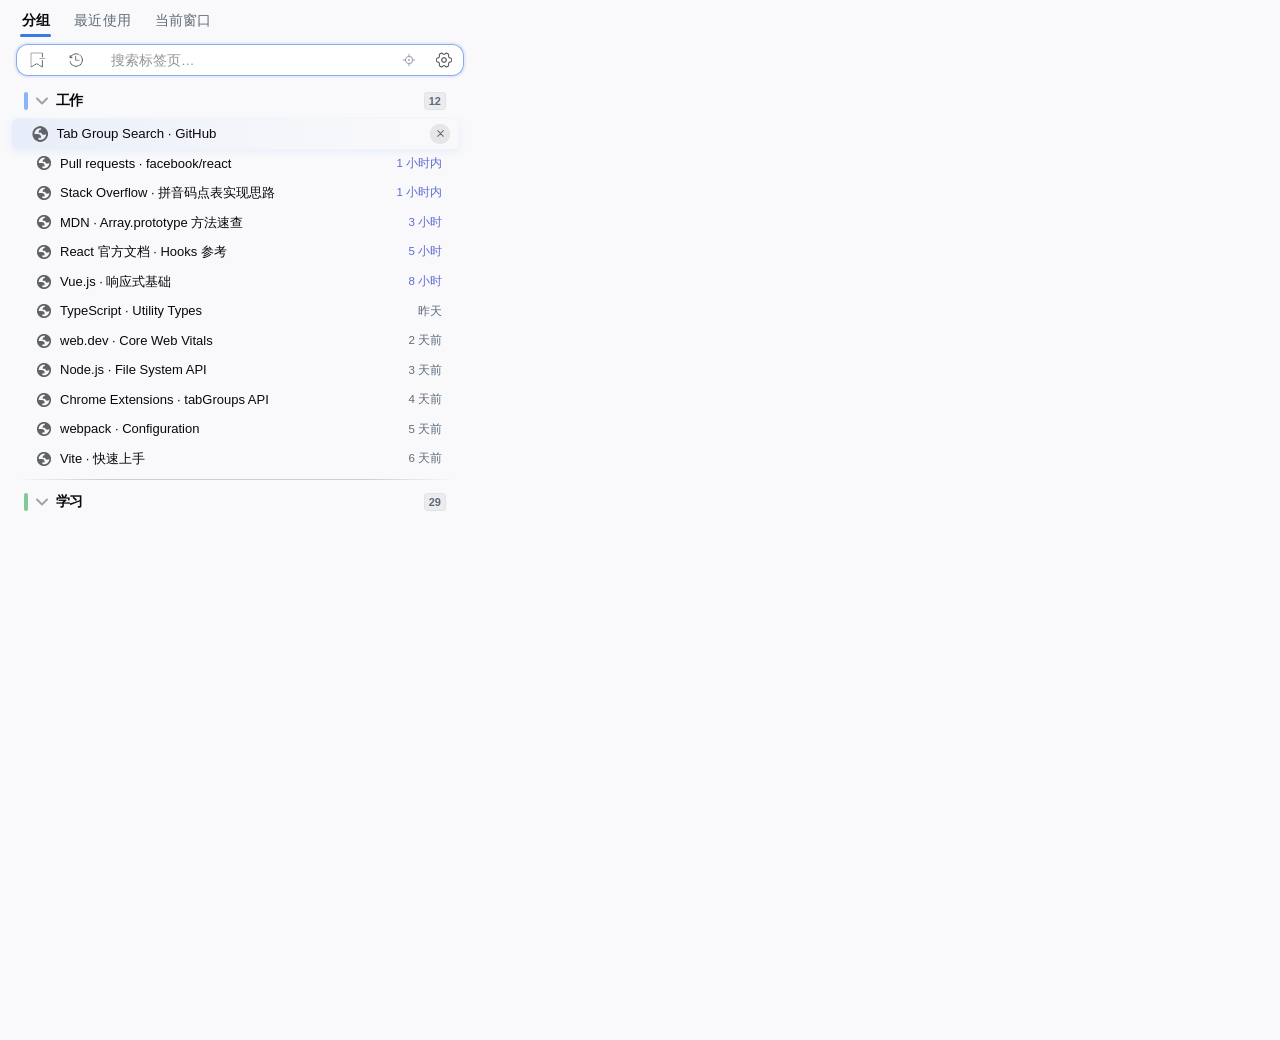
<file: site/popup-live.html>
<!DOCTYPE html>
<html lang="zh-CN" data-theme="linear">
<head>
<meta charset="UTF-8">
<meta name="viewport" content="width=480, initial-scale=1">
<title>Tab Group Search · 真实样式演示</title>
<!-- 产品真实样式表: 从 popup.html 原样提取, 未做任何改写 -->
<link rel="stylesheet" href="assets/popup.css">
<!-- 展示环境浅色锁定: 从 popup.css 的浅色 token 原样搬出, 只为避免访客系统暗色时弹窗变黑 -->
<link rel="stylesheet" href="assets/light-lock.css">
<style>
  /* 只补两条展示环境所需: 关掉浏览器给 iframe 的默认焦点环, 以及滚动条在浅色下的观感 */
  html, body { width: 480px; height: 520px; }
  ::-webkit-scrollbar { width: 10px; }
  ::-webkit-scrollbar-thumb { background: rgba(8,9,10,0.14); border-radius: 5px; }
  ::-webkit-scrollbar-thumb:hover { background: rgba(8,9,10,0.24); }
</style>
</head>
<body>
<script>
(async function () {
  const params = new URLSearchParams(location.search);
  const stateName = params.get('state') || 'group';
  const theme = params.get('theme') || 'linear';
  const scheme = params.get('scheme') || 'light';
  const accent = params.get('accent') || '';
  const interactive = params.get('static') !== '1';

  document.documentElement.dataset.theme = theme;
  document.documentElement.dataset.scheme = scheme;
  if (accent) document.documentElement.dataset.accent = accent;

  const [states, favicons] = await Promise.all([
    fetch('assets/states.json').then(r => r.json()),
    fetch('assets/favicons.json').then(r => r.json()),
  ]);

  function inject(name) {
    const st = states[name] || states.group;
    let html = st.html;
    // 还原内联 favicon(data URI 已抽出共享表)
    html = html.replace(/__FAV:([a-f0-9]+)__/g, (_, k) => favicons[k] || '');
    document.body.innerHTML = html;
    document.body.classList.add('entrance');
  }

  inject(stateName);

  if (!interactive) return;

  const $ = (sel, root = document) => root.querySelector(sel);
  const $$ = (sel, root = document) => [...root.querySelectorAll(sel)];

  /* ---------- 视图切换: 换预渲染快照 + 同步 tab 高亮 ---------- */
  const VIEW_STATE = { '分组': 'group', '最近使用': 'recent', '当前窗口': 'window' };
  $$('.view-tab').forEach(btn => {
    btn.addEventListener('click', () => {
      const name = VIEW_STATE[btn.textContent.trim()];
      if (!name) return;
      inject(name);
      bindAll();
      const again = $$('.view-tab').find(b => b.textContent.trim() === btn.textContent.trim());
      again?.classList.add('active');
      $$('.view-tab').forEach(b => { if (b !== again) b.classList.remove('active'); });
    });
  });

  /* ---------- 搜索: 真过滤 + 真高亮(用产品自己的 <mark>) ---------- */
  const search = $('#search');
  let query = '';
  function applySearch() {
    const q = query.trim().toLowerCase();
    const results = $('#results');
    if (!results) return;
    const rows = $$('.tab-item', results);
    // 记录每行所属的组名(真实 DOM 的行本身不带组信息)
    let currentGroup = '';
    const groupOf = new Map();
    for (const node of results.children) {
      if (node.classList?.contains('group-header')) {
        currentGroup = node.textContent.trim();
      } else if (node.classList?.contains('tab-item')) {
        groupOf.set(node, currentGroup);
      }
    }
    // 简易拼音映射(演示用, 覆盖截图数据集里的中文标题)
    const PY = [
      ['知乎', 'zhihu'], ['如何评价', 'ruhepingjia'], ['系统地学习', 'xitongdixuexi'],
      ['拼音码点表', 'pinyinmadianbiao'], ['方法速查', 'fangfasucha'], ['快速上手', 'kuaisushangshou'],
      ['响应式基础', 'xiangyingshijichu'], ['每日推荐', 'meirituijian'], ['热搜榜', 'resoubang'],
      ['发现', 'faxian'], ['机票酒店', 'jipiaojiudian'], ['车票预订', 'chepiaoyuding'],
      ['购物车', 'gouwuche'], ['收件箱', 'shoujianxiang'], ['日历', 'rili'], ['翻译', 'fanyi'],
      ['首页', 'shouye'], ['效率工具', 'xiaolvgongju'], ['科技爱好者周刊', 'kejiaiaozhezhoukan'],
      ['题库', 'tiku'], ['书单', 'shudan'], ['中文输入法', 'zhongwenshurufa'],
    ];
    function withPinyin(s) {
      let out = s;
      for (const [zh, py] of PY) if (s.includes(zh)) out += ' ' + py;
      return out.toLowerCase();
    }
    rows.forEach(row => {
      const titleEl = $('.title', row);
      if (!titleEl) return;
      if (titleEl.dataset.orig == null) titleEl.dataset.orig = titleEl.innerHTML;
      titleEl.innerHTML = titleEl.dataset.orig;
      row.style.display = '';
      row.classList.remove('hidden-by-search');
    });
    $$('.group-header', results).forEach(h => { h.style.display = ''; });

    if (!q) { syncGroupCounts(); return; }

    rows.forEach(row => {
      const titleEl = $('.title', row);
      const text = (titleEl?.dataset.fullTitle || titleEl?.textContent || '');
      const urlEl = $('.url', row);
      const hay = withPinyin(text + ' ' + (urlEl?.textContent || '') + ' ' + (groupOf.get(row) || ''));
      if (!hay.includes(q)) {
        row.style.display = 'none';
        row.classList.add('hidden-by-search');
        return;
      }
      if (titleEl) {
        const lower = titleEl.textContent.toLowerCase();
        const i = lower.indexOf(q);
        if (i >= 0) {
          const raw = titleEl.textContent;
          titleEl.innerHTML =
            esc(raw.slice(0, i)) + '<mark>' + esc(raw.slice(i, i + q.length)) + '</mark>' + esc(raw.slice(i + q.length));
        } else {
          // 拼音命中时, 标题不高亮(与真实产品一致)
        }
      }
    });

    $$('.group-header', results).forEach(h => {
      let n = h.nextElementSibling, any = false;
      while (n && !n.classList.contains('group-header')) {
        if (n.classList.contains('tab-item') && !n.classList.contains('hidden-by-search')) any = true;
        n = n.nextElementSibling;
      }
      h.style.display = any ? '' : 'none';
    });
    syncGroupCounts();
  }
  function esc(s) { return s.replace(/[&<>"]/g, c => ({ '&': '&amp;', '<': '&lt;', '>': '&gt;', '"': '&quot;' }[c])); }
  function syncGroupCounts() {
    const results = $('#results');
    if (!results) return;
    $$('.group-header', results).forEach(h => {
      let n = h.nextElementSibling, n2 = 0;
      while (n && !n.classList.contains('group-header')) {
        if (n.classList.contains('tab-item') && !n.classList.contains('hidden-by-search')) n2++;
        n = n.nextElementSibling;
      }
      const c = $('.group-count', h);
      if (c) c.textContent = String(n2);
    });
  }
  search?.addEventListener('input', () => { query = search.value; applySearch(); });

  /* ---------- 键盘: ↑↓ 选中 / Enter / ←→ 折叠 / Tab 换视图 ---------- */
  function visibleRows() { return $$('.tab-item').filter(r => r.style.display !== 'none'); }
  function moveSel(d) {
    const rows = visibleRows();
    if (!rows.length) return;
    let i = rows.findIndex(r => r.classList.contains('active'));
    i = i < 0 ? 0 : Math.min(Math.max(i + d, 0), rows.length - 1);
    rows.forEach(r => r.classList.remove('active'));
    rows[i].classList.add('active');
    rows[i].scrollIntoView({ block: 'nearest' });
  }
  function focusedHeader() {
    return $('.group-header.collapsed') || null;
  }
  document.addEventListener('keydown', (e) => {
    if (e.key === 'ArrowDown') { moveSel(1); e.preventDefault(); }
    else if (e.key === 'ArrowUp') { moveSel(-1); e.preventDefault(); }
    else if (e.key === 'Enter') {
      const row = $('.tab-item.active');
      if (row) {
        row.animate([{ transform: 'scale(1)' }, { transform: 'scale(0.985)' }, { transform: 'scale(1)' }], { duration: 220, easing: 'ease-out' });
      }
      e.preventDefault();
    } else if (e.key === 'Escape') {
      if (search && search.value) { search.value = ''; query = ''; applySearch(); }
      e.preventDefault();
    }
  });

  /* ---------- 分组折叠: 真实 .collapsed + 隐藏组内行 ---------- */
  function bindGroups() {
    $$('.group-header').forEach(h => {
      h.addEventListener('click', (e) => {
        if (e.target.closest('button')) return; // 组头上的按钮(归档/菜单)不触发折叠
        const collapsed = h.classList.toggle('collapsed');
        // 同步冻结"组内行"的显示
        let n = h.nextElementSibling;
        while (n && !n.classList.contains('group-header')) {
          if (n.classList.contains('tab-item')) {
            n.style.display = collapsed ? 'none' : (n.classList.contains('hidden-by-search') ? 'none' : '');
          }
          n = n.nextElementSibling;
        }
      });
      h.addEventListener('contextmenu', (e) => {
        e.preventDefault();
        h.classList.toggle('collapsed');
        let n = h.nextElementSibling;
        const collapsed = h.classList.contains('collapsed');
        while (n && !n.classList.contains('group-header')) {
          if (n.classList.contains('tab-item')) n.style.display = collapsed ? 'none' : '';
          n = n.nextElementSibling;
        }
      });
    });
  }

  /* ---------- 行 hover / 点击选中 ---------- */
  function bindRows() {
    $$('.tab-item').forEach(row => {
      row.addEventListener('mouseenter', () => {
        $$('.tab-item').forEach(r => r.classList.remove('active'));
        row.classList.add('active');
      });
    });
  }

  function bindAll() { bindRows(); bindGroups(); applySearch(); }
  bindAll();

  // 演示态: 首次载入时用假输入法打一段拼音, 展示真实高亮(仅 group 状态, 且用户未交互)
  if (stateName === 'group' && search && params.get('demo') !== '0') {
    let touched = false;
    ['pointerdown', 'keydown'].forEach(ev => document.addEventListener(ev, () => { touched = true; }, { capture: true, once: true }));
    const sleep = ms => new Promise(r => setTimeout(r, ms));
    (async () => {
      await sleep(1400);
      if (touched) return;
      for (const ch of 'zhihu') {
        if (touched) return;
        search.value += ch; query = search.value; applySearch();
        await sleep(140);
      }
      await sleep(4200);
      if (touched) return;
      search.value = ''; query = ''; applySearch();
    })();
  }
})();
</script>
</body>
</html>
</file>
<file: site/assets/popup.css>
/* 原生系统字体栈(零加载延迟、匹配 macOS/Windows 原生渲染习惯、免 CSP 权限限制) */
    * { margin: 0; padding: 0; box-sizing: border-box; }
    /* ============================================================
     * 共享度量基座: 间距/圆角/字号线(主题无关,主题块可覆盖)。
     * 视觉 token 一律在各主题块 [data-theme="..."] 内全量定义(ADR-0003 换肤协议);
     * :root 不再承载默认主题,data-theme 缺省/未知值一律按 linear 渲染 */
    :root {
      /* 基础画布锁浅色: 未定主题的空白帧不再随系统深色变黑(2026-10-14 录屏黑框);
       * linear 的暗色画布由其主题块自带 color-scheme: light dark 接管 */
      color-scheme: light;
      --space-1: 4px;
      --space-2: 8px;
      --space-3: 12px;
      --space-4: 16px;
      --space-5: 20px;
      --r-xs: 6px;    --r-sm: 8px;   --r-md: 10px;  --r-lg: 12px;  --r-full: 99px;
      --fs-xs: 10.5px; --fs-sm: 11px; --fs-md: 12.5px; --fs-lg: 13px;
      --gutter: 16px;
    }

    /* 共享纹理资产(非度量; 登记于 docs/theming.md 资产表):
     * 胶片噪点 data URI, sky 与 ink 共用, 故在基座单点定义 —— 它是主题无关的
     * 中立灰噪声, 不构成主题间"白嫖"(删任一主题都不影响另一主题)。
     * 强度与混合模式由各主题自定: sky 用 background-blend-mode: overlay 压天色,
     * ink 用 mix-blend-mode: multiply 压纸底。
     * 构造: feTurbulence 转灰 + 强制 alpha=1, 再用 feComponentTransfer
     * linear(0.98, -0.22) 把偏亮的均值拉回灰 0.5(overlay 对灰 0.5 是恒等变换,
     * 均值不变只加方差; multiply 则表现为中性压暗)。 */
    :root {
      /* 按下回弹用的过冲曲线: 与选中行上浮(scale 1→1.02 的弹性过冲)同一条 feel */
      --ease-spring: cubic-bezier(0.34, 1.56, 0.64, 1);
      --grain: url("data:image/svg+xml;utf8,<svg xmlns='http://www.w3.org/2000/svg' width='160' height='160'><filter id='n'><feTurbulence type='fractalNoise' baseFrequency='1.1' numOctaves='4' stitchTiles='stitch'/><feColorMatrix type='matrix' values='0.33 0.33 0.33 0 0 0.33 0.33 0.33 0 0 0.33 0.33 0.33 0 0 0 0 0 0 1'/><feComponentTransfer><feFuncR type='linear' slope='0.98' intercept='-0.22'/><feFuncG type='linear' slope='0.98' intercept='-0.22'/><feFuncB type='linear' slope='0.98' intercept='-0.22'/></feComponentTransfer></filter><rect width='160' height='160' filter='url(%23n)'/></svg>");
    }
    /* ============================================================
     * 共享交互层: 按下回弹(全主题共享, 主题覆盖层不得禁用)
     * ------------------------------------------------------------
     * 所有可点控件: 按下缩一点(快), 松开弹回来(过冲)。曲线与选中行上浮同一套 feel。
     *
     * ⚠️ 为什么用 `scale` 这个独立属性, 而不是 transform: scale(…):
     *   不少控件自己就有 transform(色块 .accent-swatch.active / .ge-swatch.active 的
     *   scale(1.06)、滑块 .tab-slider 的位移等), 写 transform 会互相覆盖 —— 上面 375e771
     *   那笔"选中行晚半拍上浮"就是同一个病(入场动画的 transform 压住了 .active 的)。独立属性
     *   会**相乘**, 不打架。
     * ⚠️ **不要把 scale 写进任何 transition 列表**: 按下要"瞬时到位"(点按只有几十毫秒, 带过渡
     *   连一半都走不到), 而松开那一下必须是**动画**(见下面的 tap-bounce)。CSS 级联里
     *   **过渡的优先级高于动画** —— 一旦同时也有一条 scale 过渡在跑, tap-bounce 的过冲会被它盖掉
     *   (实测: 齿轮钮只弹到 1.005, 到不了 1.035)。所以两条路分工: :active 管"按住时的下沉",
     *   click 触发的一次性动画管"松开时的回弹", 互不重叠。
     * ⚠️ 刻意**不**作用在 .tab-item 上: 行要能被拖拽, 拖拽中 :active 会一直命中, 边拖边缩很怪;
     *   而且行自己有 scale(1.02) 的选中态。分组头同理(整行缩看着像坏了)。
     * ============================================================ */
    button, [role="menuitem"] {
      /* 没自带 transition 的按钮走这条(松开的弹跳 + 常见的 hover 渐隐) */
      transition: background 0.12s ease, color 0.12s ease, border-color 0.12s ease, box-shadow 0.15s ease, opacity 0.12s ease;
    }
    button:active, [role="menuitem"]:active, .sbtn:active {
      /* ⚠️ 2026-10-09 病例(本机): 这里原本是 `scale: 0.93`(把盒子缩小)。用户报"点这个按钮,
       * 底部会有一条细线"。实测(1x 屏 + ink 主题, 贴着按钮底边逐行取色):
       *     缩到 0.93 的盒子停在**小数尺寸**上 ⇒ 圆角边缘的抗锯齿铺成**两行**, 多出那一行是
       *     ~11% 的按钮色 (204,127,117), 夹在按钮和纸色之间 —— **静态按住**时最明显(静止的边缘
       *     最容易被看成一条线)。2x 屏上这行只有半个物理像素, 所以一开始没看出来。
       * 改成**只动涂色、不动几何**: 按下压暗一档(边缘始终落在原像素上 ⇒ 没有那条柔边)。
       * 松开那一下的回弹(tap-bounce 动画)仍保留缩放 —— 那是**运动**中的边, 同一帧的柔边看不出来。 */
      filter: brightness(0.93);
      transition-duration: 0s;   /* 按下瞬时到位: 点按只有几十毫秒, 带过渡连一半都走不到 */
    }
    /* 点按回弹: 光靠 :active 交代不了"点按" —— 逐帧实测(2026-10-08 用户报"点按没有, 只有按住
     * 触摸板才有"): 快点点按(mousedown/mouseup 落在同一帧)整段采样里**0 帧**出现过缩小, 而按住
     * 不放有 39 帧 —— 因为 :active 加了又立刻没了, 浏览器根本来不及把它画出来。
     * 所以点按另给一次**显式动画**(由 main.js 的委派监听在 click 时挂 .tapped): 一次 0.26s 的
     * 下沉+过冲, 与手速无关, 一定看得见; 按住那条路仍由 :active 管着(即时下沉 + 松开过渡回弹)。 */
    @keyframes tap-bounce {
      0% { scale: 0.9; }
      55% { scale: 1.035; }
      100% { scale: 1; }
    }
    /* 动画挂在"真正要动的那个元素"上: 普通控件是自己; 开关是它里面的道轨
     * (main.js 那里也是把 .tapped 加到道轨上 —— 之前写成 label.srow.tapped .toggle-track,
     *  而类加在道轨上, 选择器永远匹配不到, 开关就一直没有回弹: 实测抓出来的) */
    button.tapped, [role="menuitem"].tapped, .accent-swatch.tapped, .ge-swatch.tapped,
    .toggle-track.tapped {
      animation: tap-bounce 0.26s var(--ease-spring);
    }
    /* 开关: 缩的是道轨而不是整行(48px 的行缩 6% 看着像坏了) */
    /* 开关道轨同理: 缩它也会在小数尺寸上多一行柔边, 改成压暗一档 */
    label.srow:active .toggle-track { filter: brightness(0.94); }

    @media (prefers-color-scheme: dark) {

      /* 深色模式图标对比度与清晰度优化: 仅作用于极简主题的深色模式, 固定亮色主题(水墨/云天)绝对不动不反色 */
      html:not([data-theme="ink"]):not([data-theme="sky"]) .src-btn img,
      html:not([data-theme="ink"]):not([data-theme="sky"]) .settings-btn img {
        filter: invert(0.88) brightness(1.1);
        opacity: 0.85;
      }
      html:not([data-theme="ink"]):not([data-theme="sky"]) .src-btn:hover img,
      html:not([data-theme="ink"]):not([data-theme="sky"]) .settings-btn:hover img,
      html:not([data-theme="ink"]):not([data-theme="sky"]) .src-btn.active img {
        filter: invert(1) brightness(1.2);
        opacity: 1;
      }
      html:not([data-theme="ink"]):not([data-theme="sky"]) .src-btn svg {
        color: var(--text-2);
        opacity: 0.88;
      }
      html:not([data-theme="ink"]):not([data-theme="sky"]) .src-btn:hover svg,
      html:not([data-theme="ink"]):not([data-theme="sky"]) .src-btn.active svg {
        color: var(--accent);
        opacity: 1;
      }
      html:not([data-theme="ink"]):not([data-theme="sky"]) .help-card-head img {
        filter: invert(0.88) brightness(1.1);
      }
    }
    /* ============================================================
     * 主题: Linear(默认主题) — <html data-theme="linear"> 生效;
     * data-theme 缺省/未知值按本主题渲染(ADR-0003,:root 只存度量基座)。
     * 暖黑/冷亮 + 发丝线 + 单一紫强调 + 圆角 6/12/16
     * ============================================================ */
    :root[data-theme="linear"] {
      color-scheme: light dark;
      --bg: #f9f9fb; --surface: #ffffff; --fill: rgba(8, 9, 10, 0.05); --fill-2: rgba(8, 9, 10, 0.08);
      --text: #08090a; --text-2: #5e6b7a; --text-3: #9ca3af; --placeholder: rgba(8, 9, 10, 0.44);
      --hairline: rgba(8, 9, 10, 0.08); --header-line: rgba(8, 9, 10, 0.05); --hover: rgba(8, 9, 10, 0.04);
      --accent: #2563eb; --accent-hi: #3b82f6;
      --tint: color-mix(in srgb, var(--accent) 12%, transparent); --tint-2: color-mix(in srgb, var(--accent) 18%, transparent);
      --ring: color-mix(in srgb, var(--accent) 35%, transparent);
      --danger: #dc2626; --danger-solid: #dc2626; --danger-bg: rgba(220, 38, 38, 0.09);
      --amber: #b45309;
      --seg-active: #ffffff; --seg-shadow: none;
      --header-bg: #f9f9fb; --header-hover: rgba(8, 9, 10, 0.04);
      --pop-bg: #ffffff; --shadow-pop: 0 1px 2px rgba(8, 9, 10, 0.18), 0 4px 14px rgba(8, 9, 10, 0.06);
      --dot-ring: rgba(8, 9, 10, 0.06); --btn-2: #5e6b7a;
      --media-btn-bg: #ffffff; --media-btn-shadow: 0 1px 3px rgba(8, 9, 10, 0.16);
      --push-shadow: 0 1px 2px rgba(8, 9, 10, 0.14), 0 4px 12px rgba(8, 9, 10, 0.05);
      --search-bg: #ffffff; --search-bg-focus: #ffffff; --plate-bg: #f9f9fb;
      --tag-hot-c: #15803d;   --tag-hot-bg: rgba(22, 163, 74, 0.12);
      --tag-info-c: #5e6ad2;  --tag-info-bg: rgba(94, 106, 210, 0.10);
      --tag-mid-c: #5e6b7a;   --tag-mid-bg: rgba(8, 9, 10, 0.06);
      --tag-stale-c: #b45309; --tag-stale-bg: rgba(180, 83, 9, 0.12);
      --tag-zombie-c: #dc2626; --tag-zombie-bg: rgba(220, 38, 38, 0.10);
      --space-1: 4px; --space-2: 8px; --space-3: 12px; --space-4: 16px; --space-5: 24px;
      --r-xs: 6px; --r-sm: 8px; --r-md: 12px; --r-lg: 16px; --r-full: 99px;
      --fs-xs: 10.5px; --fs-sm: 11px; --fs-md: 12.5px; --fs-lg: 13px;
      --gutter: 16px;
      --card-shadow: 0 1px 2px rgba(8, 9, 10, 0.06); --card-shadow-hover: 0 1px 2px rgba(8, 9, 10, 0.10);
    }
    /* 现代风突出色系统: 取自 Chrome 调色板高级温和色号,告别早期纯原色感 */
    :root,
    :root[data-theme="linear"] {
      --accent: #387BE5;
      --accent-hi: #2768cc;
      --tint: color-mix(in srgb, var(--accent) 12%, transparent);
      --tint-2: color-mix(in srgb, var(--accent) 18%, transparent);
      --ring: color-mix(in srgb, var(--accent) 35%, transparent);
    }
    :root[data-theme="linear"][data-accent="blue"]   { --accent: #387BE5; --accent-hi: #2768cc; }
    :root[data-theme="linear"][data-accent="cyan"]   { --accent: #1BA39C; --accent-hi: #12827c; }
    :root[data-theme="linear"][data-accent="green"]  { --accent: #34A853; --accent-hi: #278641; }
    :root[data-theme="linear"][data-accent="orange"] { --accent: #E66A28; --accent-hi: #c75215; }
    :root[data-theme="linear"][data-accent="rose"]   { --accent: #E55375; --accent-hi: #c93b5c; }

    @media (prefers-color-scheme: dark) {
      :root[data-theme="linear"]:not([data-accent]) {
        --accent: #8AB4F8; --accent-hi: #a8c7fa;
      }
      :root[data-theme="linear"][data-accent="blue"]   { --accent: #8AB4F8; --accent-hi: #a8c7fa; }
      :root[data-theme="linear"][data-accent="cyan"]   { --accent: #78D9EC; --accent-hi: #a0e5f3; }
      :root[data-theme="linear"][data-accent="green"]  { --accent: #81C995; --accent-hi: #a3d9b3; }
      :root[data-theme="linear"][data-accent="orange"] { --accent: #FCAD70; --accent-hi: #fdc396; }
      :root[data-theme="linear"][data-accent="rose"]   { --accent: #F28B82; --accent-hi: #f6ada7; }
      :root[data-theme="linear"] {
        --bg: #08090a; --surface: #16171c; --fill: rgba(255, 255, 255, 0.05); --fill-2: rgba(255, 255, 255, 0.08);
        --text: #f7f8f8; --text-2: #9ca3af; --text-3: #6b7280; --placeholder: rgba(247, 248, 248, 0.50);
        --hairline: rgba(255, 255, 255, 0.06); --header-line: rgba(255, 255, 255, 0.04); --hover: rgba(255, 255, 255, 0.06);
        --danger: #f87171; --danger-solid: #f87171; --danger-bg: rgba(248, 113, 113, 0.14);
        --amber: #f59e0b; --seg-active: #1e1f25; --seg-shadow: none; --header-bg: #08090a; --header-hover: rgba(255, 255, 255, 0.06);
        --pop-bg: #16171c; --shadow-pop: 0 1px 2px rgba(0, 0, 0, 0.3), 0 4px 16px rgba(0, 0, 0, 0.2);
        --dot-ring: rgba(255, 255, 255, 0.08); --btn-2: #6b7280; --media-btn-bg: #1e1f25; --media-btn-shadow: 0 1px 3px rgba(0, 0, 0, 0.4);
        --push-shadow: 0 1px 2px rgba(0, 0, 0, 0.3), 0 4px 12px rgba(0, 0, 0, 0.2); --search-bg: #16171c; --search-bg-focus: #1e1f25; --plate-bg: #08090a;
        --tag-hot-c: #4ade80; --tag-hot-bg: rgba(74, 222, 128, 0.16); --tag-info-c: #8a93e8; --tag-info-bg: rgba(94, 106, 210, 0.18);
        --tag-mid-c: #9ca3af; --tag-mid-bg: rgba(255, 255, 255, 0.08); --tag-stale-c: #fbbf24; --tag-stale-bg: rgba(251, 191, 36, 0.16);
        --tag-zombie-c: #f87171; --tag-zombie-bg: rgba(248, 113, 113, 0.16);
      }
    }
    /* 弹窗整体上浮入场: 打开瞬间 translateY(4px)→0 + 淡入,
     * 叠在 Chrome popup 自身的出现动画之上,更顺滑 */
    @keyframes panel-enter {
      from { opacity: 0; transform: translateY(4px); }
      to { opacity: 1; transform: translateY(0); }
    }
    html, body {
      width: 480px;
      height: 520px;
      max-height: 520px;
      position: relative;
      overflow: hidden;
      margin: 0;
      padding: 0;
      box-sizing: border-box;
    }
    /* 独立窗口模式(?win=1): 填满真窗口, 解除弹窗 480×520 固定 —— 可拖拽缩放,
     * 位置尺寸由 background 记忆。其余样式与弹窗共用, 两入口一份代码。 */
    html.standalone, html.standalone body {
      width: 100%;
      height: 100%;
      max-height: none;
    }
    body {
      animation: panel-enter 0.14s ease-out;
      display: flex;
      flex-direction: column;
      font-family: -apple-system, BlinkMacSystemFont, "Segoe UI", "PingFang SC", "Hiragino Sans GB", "Microsoft YaHei", sans-serif;
      font-size: 13px;
      color: var(--text);
      background: var(--bg);
    }
    input {
      padding: 7px 14px; /* 更紧凑的搜索栏 */
      font-size: 13.5px;
      border: none;
      outline: none;
      background: transparent;
      color: var(--text);
    }
    input::placeholder { color: var(--placeholder); }
    /* 顶部 3 个窗口 Tab: 纯净 Tab 结构,移除灰色胶囊底,激活项带简易长条直线 */
    .view-tabs {
      display: flex;
      gap: 20px;
      margin: 2px 0 4px;
      padding: 2px 4px 4px;
      background: transparent;
      border-radius: 0;
      justify-content: flex-start;
      position: relative;
    }
    .view-tab {
      flex: none;
      border: none;
      background: none;
      cursor: pointer;
      font-size: 13.5px;
      padding: 0 2px 6px;
      color: var(--text-2);
      font-family: inherit;
      border-radius: 0;
      transition: color 0.15s;
      letter-spacing: 0.01em;
      position: relative;
    }
    .view-tab:hover { color: var(--text); }
    .view-tab.active {
      color: var(--text);
      font-weight: 600;
      background: transparent;
      box-shadow: none;
    }
    /* 共享滑动指示(滑块): 平滑滑到新选中的 tab,替代闪现。
     * 宽度固定为 38px 设计基准,实际长度交给 scaleX 承载——left/width 过渡会逐帧
     * 触发布局并让 mask 笔触重画(粗细随之呼吸),transform 则可整层合成 */
    .view-tabs .tab-slider {
      position: absolute;
      left: 0;
      bottom: 4px;
      width: 38px;
      height: 2.5px;
      border-radius: 99px;
      background: var(--accent);
      transform-origin: 0 50%;
      transition: transform 0.28s cubic-bezier(0.3, 0.9, 0.3, 1);
      will-change: transform;
      z-index: 0;
    }
    .view-tab.active::after { display: none; } /* 下划线改由滑块承担 */
    .view-tabs-spacer { flex: 1; }
    /* 顶部命令栏: 扁平分段控件 + 搜索框,与列表做成一整块(扁平语言)。
     * 搜索框是核心(唤起即聚焦),分段控件切换主视图,右侧是设置/帮助。 */
    .search-plate {
      position: relative;
      z-index: 6; /* 高于吸顶组头(5),低于推送条(40) */
      margin: 0;
      padding: 8px var(--gutter) 7px;
      background: var(--bg);
      border-bottom: none;
    }
    .search-wrap {
      position: relative;
      display: flex;
      align-items: center;
      gap: var(--space-2);
      padding: 0 var(--space-1);
      background: var(--surface);
      border: 1px solid var(--hairline);
      border-radius: var(--r-md);
      transition: background 0.15s, border-color 0.15s;
    }
    /* 聚焦: 1px 极细微边框,主题色降淡微透,克制不抢眼 */
    .search-wrap:focus-within {
      background: var(--surface);
      border-color: color-mix(in srgb, var(--accent) 55%, var(--hairline));
      box-shadow: 0 0 0 2px color-mix(in srgb, var(--accent) 10%, transparent);
    }
    .search-wrap input { flex: 1; }

    /* 滑行光标(2026-11-03 用户口径: 终端录屏里光标是**滑**过去的, 不是一格一格顿开;
     * 用户明确否掉了方块: "这个方块只是 tui 的样式, 不是要它这个方块")。
     * 原生 caret 无法做位移补间, 所以设透明, 用一根细竖线贴住插入点 ——
     * 位置只走 transform(合成器属性), 90ms ease-out 滑到新位置。 */
    #search { caret-color: transparent; }
    /* 拼音上屏期间交还原生 caret: 组合串跟着拼音走, 影子追不上反而乱 */
    .search-wrap.composing #search { caret-color: auto; }
    .search-wrap.composing .smooth-caret { opacity: 0 !important; animation: none !important; }
    .smooth-caret {
      position: absolute; left: 0; top: 50%;
      width: 2px; height: 1.15em; font-size: 13.5px;
      margin-top: -0.575em;
      border-radius: 1px;
      background: var(--accent);
      opacity: 0;
      pointer-events: none;
      will-change: transform;
      transition: transform 90ms cubic-bezier(0.22, 0.9, 0.28, 1), opacity 0.1s linear;
    }
    /* 打字时保持实心(不闪), 停手 420ms 后由 JS 挂上 .blink 恢复慢闪 */
    .smooth-caret.on { opacity: 0.9; }
    .smooth-caret.on.blink { animation: caret-blink 1.06s steps(1, end) infinite; }
    @keyframes caret-blink {
      0%, 49.9% { opacity: 0.9 }
      50%, 100% { opacity: 0 }
    }
    /* 墨纸上线细一档、墨色压深 */
    html[data-theme="ink"] .smooth-caret { width: 1.6px; width: 2px; }
    html[data-theme="ink"] .smooth-caret.on { opacity: 0.85; }
    html[data-theme="ink"] .smooth-caret.on.blink { animation-name: caret-blink-ink; }
    @keyframes caret-blink-ink {
      0%, 49.9% { opacity: 0.85 }
      50%, 100% { opacity: 0 }
    }
    .search-ink-stroke { display: none; }
    /* 数据源按钮: 搜索框左缘的书签/历史入口,点击激活对应命令(等价 /b /h) */
    .src-btn {
      border: none;
      background: none;
      cursor: pointer;
      padding: 5px;
      margin-left: var(--space-1);
      color: var(--text-3);
      border-radius: var(--r-xs);
      flex-shrink: 0;
      display: flex;
      align-items: center;
      transition: color 0.12s, background 0.12s;
    }
    .src-btn svg {
      width: 14px;
      height: 14px;
      stroke: currentColor;
      fill: none;
      stroke-width: 1.8;
      stroke-linecap: round;
      stroke-linejoin: round;
    }
    /* PNG 图标保留原色: 只用透明度做状态区分,不做灰度/反色滤镜
       (用户提供的是彩色图标,变色会破坏观感) */
    .src-btn img {
      width: 16px;
      height: 16px;
      opacity: 0.8;
      transition: opacity 0.12s;
    }
    .src-btn:hover img,
    .src-btn.active img { opacity: 1; }
    .src-btn:hover { color: var(--accent); background: var(--tint); }
    /* 命令激活时对应按钮高亮 */
    .src-btn.active { color: var(--accent); background: var(--tint-2); }
    /* slash 命令胶囊: 打全 /b /h 后的前缀变成不可分割的命令标签 */
    .cmd-chip {
      flex-shrink: 0;
      display: inline-flex;
      align-items: center;
      gap: 3px;
      margin-left: var(--space-2);
      padding: 2px 6px 2px 9px;
      font-size: var(--fs-sm);
      font-weight: 600;
      color: var(--accent);
      background: var(--tint);
      border: 1px solid color-mix(in srgb, var(--accent) 30%, transparent);
      border-radius: var(--r-xs);
      font-family: ui-monospace, SFMono-Regular, Menlo, Consolas, monospace;
      cursor: default;
      user-select: none;
    }
    .cmd-chip-x {
      cursor: pointer;
      color: var(--accent);
      font-size: 13px;
      line-height: 1;
      padding: 0 2px;
      border-radius: 3px;
    }
    .cmd-chip-x:hover { background: var(--tint-2); }
    /* 历史条目半透明: /h 的结果非当前打开的标签,视觉降级区分 */
    .tab-item.history-item { opacity: 0.62; }
    .tab-item.history-item:hover, .tab-item.history-item.active { opacity: 1; }
    .settings-btn {
      border: none;
      background: none;
      cursor: pointer;
      padding: 7px;
      color: var(--text-3);
      border-radius: var(--r-xs);
      flex-shrink: 0;
      display: flex;
      align-items: center;
      justify-content: center;
      position: relative;
    }
    /* 归档未读小圆点: 严格使用当前主题的 --accent 强调色，带微弱底色外环 */
    .settings-btn.has-archive::after {
      content: '';
      position: absolute;
      top: 5px;
      right: 5px;
      width: 6px;
      height: 6px;
      border-radius: 50%;
      background: var(--accent);
      box-shadow: 0 0 0 1.5px var(--surface, #fff);
      pointer-events: none;
    }
    .settings-btn svg {
      stroke: currentColor;
      fill: none;
      stroke-width: 1.6;
      stroke-linecap: round;
      stroke-linejoin: round;
    }
    /* 按钮内 PNG 图标(用户提供的彩色图标): 原色显示,透明度做状态 */
    .settings-btn img {
      width: 16px;
      height: 16px;
      opacity: 0.8;
      transition: opacity 0.12s;
    }
    .settings-btn:hover img { opacity: 1; }
    .settings-btn:hover { background: var(--hover); color: var(--text); }
    /* 快捷键悬浮气泡: hover 问号按钮时弹出,不占布局 */
    #helpBtn { position: relative; }
    /* 设置面板: 全屏覆盖层,整块从底部拉起 */
    .settings-panel {
      position: absolute;
      inset: 0;
      z-index: 25;
      background: var(--bg);
      display: flex;
      flex-direction: column;
      font-size: 12px;
      transform: translateY(100%);
      visibility: hidden;
      transition: transform 0.24s cubic-bezier(0.2, 0.9, 0.3, 1), visibility 0.24s;
      will-change: transform;
    }
    .settings-panel.open {
      transform: translateY(0);
      visibility: visible;
    }
    /* 顶栏: 固定(不随内容滚),标题 + 关闭 */
    .settings-head {
      flex: none;
      display: flex;
      align-items: center;
      justify-content: space-between;
      padding: 18px 20px 6px; /* 与 ink 对齐: 上 18、左右 20 */
      border-bottom: none;
    }
    .settings-title {
      white-space: nowrap;
      font-size: 14px;
      font-weight: 700;
      letter-spacing: -0.01em;
      color: var(--text);
    }
    .settings-close-btn {
      border: none;
      background: none;
      cursor: pointer;
      color: var(--text-3);
      font-size: 15px;
      line-height: 1;
      padding: 6px 8px;
      border-radius: 8px;
      transition: background .15s, color .15s;
    }
    .settings-close-btn:hover { background: var(--hover); color: var(--text); }
    /* 设置面板选择 Tab: 下划线式(选中=主题色加粗+下划线),去掉灰色胶囊底 */
    .settings-tabs {
      flex: none;
      display: flex;
      gap: 18px;
      margin: 6px 20px 5px; /* 与 ink 对齐: 左右 20,到标题间距更舒展 */
      padding: 0;
      border-bottom: 1px solid var(--hairline);
      position: relative;
    }
    .settings-tab {
      border: none;
      background: none;
      cursor: pointer;
      font-size: 12px;
      padding: 5px 2px 7px;
      color: var(--text-2);
      border-bottom: 2px solid transparent;
      margin-bottom: -1px;
      transition: color 0.15s;
    }
    .settings-tab.active {
      color: var(--accent);
      font-weight: 600;
      border-bottom-color: transparent; /* 下划线由共享滑块承担 */
    }
    .s-tab-pill {
      font-size: 9.5px;
      line-height: 1;
      padding: 1.5px 5px;
      border-radius: 99px;
      background: var(--accent);
      color: #fff;
      margin-left: 4px;
      font-weight: 700;
      vertical-align: middle;
    }
    /* 归档卡片列表 */
    .archived-list {
      display: flex;
      flex-direction: column;
      gap: 8px;
      padding: 4px 0 16px;
    }
    .archive-card {
      background: var(--surface);
      border: 1px solid var(--hairline);
      border-radius: var(--r-sm);
      overflow: hidden;
      transition: background 0.15s, border-color 0.15s;
    }
    .archive-card:hover {
      border-color: color-mix(in srgb, var(--accent) 30%, var(--hairline));
    }
    .archive-card-header {
      display: flex;
      align-items: center;
      justify-content: space-between;
      padding: 9px 12px;
      cursor: pointer;
      user-select: none;
    }
    .archive-card-left {
      display: flex;
      align-items: center;
      gap: 8px;
      min-width: 0;
      flex: 1;
    }
    .archive-dot {
      width: 7px;
      height: 7px;
      border-radius: 50%;
      flex-shrink: 0;
    }
    .archive-card-name {
      font-size: 13px;
      font-weight: 600;
      color: var(--text);
      white-space: nowrap;
      overflow: hidden;
      text-overflow: ellipsis;
    }
    .archive-card-meta {
      font-size: 11px;
      color: var(--text-3);
      flex-shrink: 0;
      margin-left: 4px;
    }
    .archive-card-actions {
      display: flex;
      align-items: center;
      gap: 6px;
      flex-shrink: 0;
      margin-left: 8px;
    }
    .btn-restore-archive {
      border: none;
      background: var(--tint);
      color: var(--accent);
      font-size: 11px;
      font-weight: 600;
      padding: 3.5px 10px;
      border-radius: var(--r-full);
      cursor: pointer;
      transition: background 0.15s, color 0.15s;
      flex-shrink: 0;
    }
    .btn-restore-archive:hover {
      background: var(--tint-2);
    }
    .btn-archive-del {
      border: none;
      background: none;
      color: var(--text-3);
      cursor: pointer;
      font-size: 14px;
      line-height: 1;
      padding: 3px 6px;
      border-radius: 4px;
      transition: color 0.12s, background 0.12s;
    }
    .btn-archive-del:hover {
      color: var(--danger);
      background: var(--danger-bg);
    }
    .archive-tabs-preview {
      display: none;
      border-top: 1px solid var(--hairline);
      background: var(--bg);
      padding: 6px 12px 8px;
      flex-direction: column;
      gap: 4px;
    }
    .archive-card.expanded .archive-tabs-preview {
      display: flex;
    }
    .archive-tab-line {
      display: flex;
      align-items: center;
      gap: 6px;
      font-size: 11px;
      color: var(--text-2);
      white-space: nowrap;
      overflow: hidden;
      text-overflow: ellipsis;
    }
    .archive-tab-line::before {
      content: '•';
      color: var(--text-3);
    }
    .settings-tabs .tab-slider {
      position: absolute;
      left: 0;
      bottom: -2px;
      width: 38px;
      height: 2.5px;
      border-radius: 2px;
      background: var(--accent);
      transform-origin: 0 50%;
      transition: transform 0.28s cubic-bezier(0.3, 0.9, 0.3, 1);
      will-change: transform;
      z-index: 0;
    }
    .settings-pane { display: none; }
    .settings-pane.active { display: block; }
    /* 分组栏占满剩余高度,规则列表弹性填充 —— 避免底部大片留白 */
    #pane-group.active {
      display: flex;
      flex-direction: column;
      min-height: 0;
      height: 100%;
    }
    /* 中部: 唯一滚动区(flex:1 + min-height:0 才能触发 overflow) */
    .settings-body {
      flex: 1;
      min-height: 0;
      overflow-y: auto;
      padding: 6px 20px;
      scrollbar-gutter: stable;
    }
    /* 底部固定动作条: 新增组 + 保存规则,始终可见;上方加渐变压边 */
    .settings-actions {
      flex: none;
      position: relative;
      display: flex;
      gap: 8px;
      padding: 12px 20px;
      border-top: 1px solid var(--hairline);
      background: var(--surface);
    }
    .settings-actions::before {
      content: '';
      position: absolute;
      top: -16px;
      left: 0;
      right: 0;
      height: 16px;
      background: linear-gradient(to bottom, transparent, var(--surface));
      pointer-events: none;
      z-index: 1;
    }
    /* 底部: 固定脚注条(快捷键链接 + 清理动作) */
    .settings-footer {
      flex: none;
      padding: 8px var(--gutter) 12px;
      border-top: 1px solid var(--hairline);
      display: flex;
      flex-direction: column;
      gap: 6px;
    }
    /* 分区标题: 小号大写 + 字距,统一节奏 */
    .settings-section { margin-bottom: 12px; }
    .settings-section:last-child { margin-bottom: 2px; }
    .settings-section-title {
      display: flex;
      align-items: center;
      gap: 6px;
      margin-bottom: 3px;
      font-size: 10.5px;
      font-weight: 600;
      letter-spacing: 0.05em;
      text-transform: uppercase;
      color: var(--text-3);
      opacity: 0.85;
    }
    /* ---- 设置面板: 统一容器 + 控件隐形 (iOS/System Settings cells) ---- */
    .sbox {
      background: var(--surface);
      border: 1px solid var(--hairline);
      border-radius: var(--r-md);
      overflow: hidden;
      margin-bottom: 16px;
    }
    .srow {
      display: flex;
      align-items: center;
      justify-content: space-between;
      gap: 12px;
      padding: 0 14px;
      min-height: 48px;
      font-size: 13px;
      color: var(--text);
    }
    .srow + .srow { border-top: 1px solid var(--hairline); }
    label.srow { cursor: pointer; user-select: none; }
    .slabel { font-weight: 600; color: var(--text); }
    .sbtn { width: 100%; text-align: left; border: none; background: none; cursor: pointer; font-family: inherit; color: var(--text-2); }
    /* 设置行右侧的"值/状态"文字: 与左边加粗的 .slabel 区分(如备份时间) */
    .svalue { color: var(--text-2); font-weight: 500; }
    /* 备份行右侧: 值 + 一两个小药丸(位置可能很长, 让它自己省略) */
    .backup-pos { display: inline-flex; align-items: center; gap: 8px; min-width: 0; }
    .backup-pos .svalue { max-width: 148px; overflow: hidden; text-overflow: ellipsis; white-space: nowrap; }
    .sbtn:hover { background: var(--hover); color: var(--text); }
    /* iOS toggle 开关: 扁平纯净 */
    .srow input[type="checkbox"] { position: absolute; opacity: 0; width: 0; height: 0; }
    .srow input[type="checkbox"] + .toggle-track {
      flex: none; width: 34px; height: 20px; border-radius: 99px;
      background: var(--fill-2); border: 1px solid var(--hairline);
      position: relative; transition: background .18s;
    }
    .srow input[type="checkbox"] + .toggle-track::after {
      content: ''; position: absolute; top: 1px; left: 1px; width: 16px; height: 16px;
      border-radius: 50%; background: #fff;
      box-shadow: 0 1px 2px rgba(0, 0, 0, 0.2); transition: transform .22s cubic-bezier(.25, 1, .35, 1);
    }
    .srow input[type="checkbox"]:checked + .toggle-track { background: var(--accent); border-color: var(--accent); }
    .srow input[type="checkbox"]:checked + .toggle-track::after { transform: translateX(14px); }
    .srow input[type="checkbox"]:focus-visible + .toggle-track { box-shadow: 0 0 0 3px var(--ring); }
    /* 备份位置的内联小输入框(与规则编辑器里的 chip 输入同一路数: 基座样式, 主题只调 token) */
    .sinput {
      width: 150px; text-align: right; border: 1px solid transparent; background: var(--fill);
      border-radius: 6px; padding: 4px 8px; font-family: inherit; font-size: 12px;
      color: var(--text-2); outline: none;
    }
    .sinput::placeholder { color: var(--text-3); }
    .sinput:hover { border-color: var(--hairline); }
    .sinput:focus { border-color: var(--accent); background: var(--surface); color: var(--text); }
    /* 行内"点一下展开说明"的小圆钮 + 说明行。
     * ⚠️ 2026-10-09 病例(本机): 一开始复用规则头那个 .hint-icon(靠 :hover/:focus-visible 弹气泡),
     * 用户点它**什么都不发生**。实测两点: ① 鼠标点击不匹配 :focus-visible(那条只在键盘聚焦时生效);
     * ② 更根本的是气泡 position:absolute 挂在行下方, 而这一行在弹窗底部 —— 气泡 y=520、高 167,
     *    底边 687 早已越过弹窗(520 高), 又被 .sbox 的 overflow:hidden 剪掉 ⇒ 怎么触发都看不见。
     * 所以改成"点一下在同位置展开一行说明": 内容在**流内**, 不会被裁、也不会跑出屏幕。 */
    .s-hint-btn {
      display: inline-flex; align-items: center; justify-content: center;
      width: 17px; height: 17px; margin-left: 3px; padding: 0;
      border: none; background: none; color: var(--text-3); cursor: pointer;
      vertical-align: middle; border-radius: 5px;
    }
    .s-hint-btn:hover, .s-hint-btn[aria-expanded="true"] { color: var(--accent); }
    .s-hint-btn svg { width: 13px; height: 13px; stroke: currentColor; fill: none; stroke-width: 1.9; stroke-linecap: round; }
    .s-hint-line { padding: 0 14px 10px; margin-top: -4px; font-size: 11px; line-height: 1.6; color: var(--text-3); }
    .s-hint-line b { color: var(--text-2); font-weight: 600; }
    /* 删除按键: 去边框灰底,与文字一体(带小箭头) */
    .sselect { display: inline-flex; align-items: center; gap: 4px; color: var(--text-2); font-weight: 500; }
    .sselect select {
      border: none; appearance: none; background: transparent; color: var(--text-2);
      font-family: inherit; font-size: 12.5px; font-weight: 500; padding: 0; cursor: pointer;
      width: auto; max-width: 108px; text-overflow: ellipsis;
    }
    .sselect svg { width: 12px; height: 12px; color: var(--text-3); }
    /* 突出色: 一排小圆点,细环选中 */
    .accent-row { display: flex; gap: 8px; align-items: center; }
    .accent-swatch {
      width: 16px; height: 16px; border-radius: 50%; border: none;
      background: var(--sw); cursor: pointer; transition: transform .12s, box-shadow .12s;
      box-shadow: inset 0 0 0 1px rgba(0, 0, 0, .10);
    }
    .accent-swatch:hover { transform: scale(1.1); }
    .accent-swatch.active { box-shadow: inset 0 0 0 1px rgba(0, 0, 0, .10), 0 0 0 1.5px var(--surface), 0 0 0 3px var(--accent); }
    /* 底部小灰字说明 */
    .s-foot { margin-top: 6px; text-align: center; font-size: 11px; color: var(--text-3); line-height: 1.5; }
    .s-foot a { color: var(--text-3); text-decoration: none; }
    .s-foot a:hover { color: var(--accent); }
    /* 使用帮助卡片: 浅灰圆角,收纳快捷键表 + 关于信息 */
    .help-card {
      margin-top: 12px;
      padding: 10px 12px;
      background: var(--fill);
      border-radius: var(--r-md);
    }
    .help-card-head {
      display: flex;
      align-items: center;
      gap: 6px;
      font-size: 11px;
      font-weight: 600;
      color: var(--text-2);
      margin-bottom: 6px;
    }
    .help-card-head svg { width: 14px; height: 14px; stroke: currentColor; fill: none; stroke-width: 1.8; stroke-linecap: round; stroke-linejoin: round; }
    .help-card-head img { width: 16px; height: 16px; opacity: 0.8; }
    .help-card .shortcut-table td { font-size: 11px; padding: 2px 0; }
    .help-card-sub { margin-top: 8px; font-size: 11px; color: var(--text-3); line-height: 1.5; }
    .help-card-sub a { color: var(--text-3); text-decoration: none; }
    .help-card-sub a:hover { color: var(--accent); }
    /* 自动分组规则编辑器标题行: 左标题(含脏点) + 右导入/导出 */
    .rules-header {
      display: flex;
      align-items: center;
      justify-content: space-between;
      gap: 8px;
      margin-bottom: 9px;
      font-size: 11px;
      font-weight: 600;
      letter-spacing: 0.05em;
      text-transform: uppercase;
      color: var(--text-3);
    }
    .rules-io-links { display: flex; gap: 6px; }
    /* 分组页顶部开关卡: 紧凑(行高 40px、紧下边距),与规则卡片同宽同圆角 */
    #pane-group .sbox-tight { margin-bottom: 8px; }
    #pane-group .sbox-tight .srow { min-height: 40px; }
    /* 规则区标题行: 主标题 + 副标题(左) + 操作按钮(右)。
       position:relative 是给标题旁的提示气泡当定位基准用的——整行宽才是面板可用宽度 */
    .rules-head-row {
      position: relative;
      display: flex;
      align-items: flex-start;
      justify-content: space-between;
      gap: 12px;
      margin: 2px 0 14px;
    }
    .rules-title-block { display: flex; flex-direction: column; gap: 1px; min-width: 0; }
    .rules-title {
      font-size: 15.5px;
      font-weight: 700;
      letter-spacing: -0.01em;
      color: var(--text);
    }
    /* 标题旁叹号提示: hover/键盘 focus 弹出气泡(视觉规格与 .group-pop 同一套),收起常驻说明文案。
       定位基准是上面那个整行 .rules-head-row,不是 icon 自己——icon 跟在标题文字后面,
       以它为基准 left:-8px 会让气泡整体右移一个标题的宽度(与注释里的“与标题文字左对齐”不符)
       并一路压到右侧“＋ 添加域名”上。改成整行为基准 + left:0 才是真的和标题左对齐 */
    .hint-icon {
      display: inline-flex;
      align-items: center;
      vertical-align: middle;  /* inline-flex 默认按基线对齐,icon 会比标题文字明显偏高 */
      padding: 2px;            /* 撞大热区,icon 本体只有 13px */
      margin-left: 3px;
      color: var(--text-3);
      /* 光标保持默认箭头: 这只是个 hover 说明,点不动。help 的问号会让人以为可点/需帮助 */
      cursor: default;
      border-radius: 5px;
      outline: none;
    }
    .hint-icon svg {
      width: 13px; height: 13px;
      stroke: currentColor; fill: none;
      stroke-width: 1.8; stroke-linecap: round; stroke-linejoin: round;
    }
    .hint-icon:hover, .hint-icon:focus-visible { color: var(--accent); background: var(--hover); }
    .hint-tip {
      position: absolute;
      top: calc(100% + 2px);
      left: 0;                 /* 与标题文字左对齐(基准是整行的左内边距) */
      width: max-content;
      /* 上限取整行可用宽度,气泡永远不会溢出面板/压住右侧按钮。
         宽度对齐面板里已有的 .group-pop(240px),不另创一个规格 */
      max-width: min(240px, 100%);
      z-index: 60;
      background: var(--pop-bg);
      border: 1px solid var(--hairline);
      border-radius: var(--r-md);
      box-shadow: var(--shadow-pop);
      padding: 8px 10px;
      font-size: 11px;
      font-weight: 400;
      line-height: 1.5;
      color: var(--text-2);
      white-space: normal;
      opacity: 0;
      transform: translateY(-2px);
      pointer-events: none;
      transition: opacity .12s, transform .12s;
    }
    .hint-icon:hover .hint-tip,
    .hint-icon:focus-visible .hint-tip { opacity: 1; transform: translateY(0); }
    /* nowrap: 否则 “*.域名” 会被从中间拆成两行(“*.域” / “名”),换行点该落在词之间 */
    .hint-tip .hint-tip-strong { color: var(--text); font-weight: 600; white-space: nowrap; }
    /* ---- 规则搜索: 只改展示, 绝不改 DOM 结构 ----
       collectRulesFromEditor 是靠遍历 #rulesList 的 DOM 生成落库内容的,
       真删节点会让“带着搜索词点保存”把没显示的规则整批删掉。
       所以过滤一律走 class(display:none / 压暗), 隐藏的规则照旧参与保存 */
    .rules-search {
      display: flex;
      align-items: center;
      gap: 6px;
      height: 30px;
      padding: 0 4px 0 8px;
      margin-bottom: 8px;
      background: var(--surface);
      border: 1px solid var(--hairline);
      border-radius: var(--r-md);
      transition: border-color .15s, box-shadow .15s;
    }
    /* 聚焦反馈沿用主搜索框同一套(主题色描边 + 极淡外圈) */
    .rules-search:focus-within {
      border-color: color-mix(in srgb, var(--accent) 55%, var(--hairline));
      box-shadow: 0 0 0 2px color-mix(in srgb, var(--accent) 10%, transparent);
    }
    .rules-search > svg {
      flex: none; width: 13px; height: 13px;
      stroke: var(--text-3); fill: none; stroke-width: 2; stroke-linecap: round;
    }
    .rules-search input {
      flex: 1; min-width: 0;
      border: none; background: none; outline: none; padding: 0;
      font-family: inherit; font-size: 12px; color: var(--text);
    }
    .rules-search input::placeholder { color: var(--text-3); }
    .rules-search-count {
      flex: none;
      font-size: 10px; color: var(--text-3);
      font-variant-numeric: tabular-nums;
    }
    .rules-search-clear {
      flex: none; display: none;
      border: none; background: none; cursor: pointer;
      padding: 2px 5px; border-radius: 5px;
      font-size: 12px; line-height: 1; font-family: inherit;
      color: var(--text-3);
    }
    .rules-search-clear:hover { background: var(--hover); color: var(--text); }
    .rules-search.filtering .rules-search-clear { display: block; }
    /* 被过滤掉的分组: 只隐藏, 仍在 DOM 里继续参与保存 */
    .rule-group.rule-hidden { display: none; }
    /* 未命中的域名芯片: 压暗而不是摘掉——保留卡片上下文, 也保住编辑能力 */
    .host-chip.chip-dim { opacity: .32; }
    /* 无命中提示: 就在搜索框下方, 紧贴造成这个结果的那一步 */
    .rules-empty {
      display: none;
      padding: 16px 0;
      text-align: center;
      font-size: 11.5px;
      color: var(--text-3);
    }
    .rules-empty.show { display: block; }
    /* 添加到分组弹层 */
    .group-pop {
      position: absolute;
      z-index: 60;
      width: 240px;
      background: var(--pop-bg);
      border: 1px solid var(--hairline);
      border-radius: var(--r-md);
      box-shadow: var(--shadow-pop);
      padding: 10px;
    }
    .group-pop-head { display: flex; align-items: center; justify-content: space-between; gap: 8px; margin-bottom: 4px; }
    .group-pop-title { font-weight: 600; font-size: 12px; color: var(--text); }
    .group-pop-close {
      border: none; background: none; cursor: pointer; color: var(--text-3);
      font-size: 13px; padding: 2px 4px; border-radius: 5px;
    }
    .group-pop-close:hover { background: var(--hover); color: var(--text); }
    .group-pop-list { display: flex; flex-direction: column; max-height: 160px; overflow-y: auto; }
    .group-pop-item {
      border: none; background: none; text-align: left; cursor: pointer;
      font-family: inherit; font-size: 12px; color: var(--text);
      padding: 7px 8px;
    }
    .group-pop-item + .group-pop-item { border-top: 1px solid var(--hairline); }
    .group-pop-item:hover { background: var(--hover); }
    .group-pop-empty { color: var(--text-3); font-size: 11px; padding: 6px 8px; }
    .group-pop-new { display: flex; gap: 6px; margin-top: 8px; border-top: 1px solid var(--hairline); padding-top: 8px; }
    /* ---- 标签/分组右键菜单(共享组件) ----
     * 只消费系统 token(--pop-bg / --shadow-pop / --hairline / --hover / --text-2 /
     * --danger …), 所以它天生就“像当前主题”(linear 白浮层 / ink 宣纸 / sky 云白)。
     * 这里不出现任何主题判断;每套主题的专属语言另在自己的命名空间补(见 docs/theming.md
     * 的“新增共享组件时的反向义务”)。危险项的红必须是**这套主题的红** —— 走 --danger。 */
    .ctx-menu {
      position: fixed;
      z-index: 120;
      min-width: 176px;
      /* 文案里带着组名(ADR-0005 用它消歧), 别太早 ellipsis —— 弹窗 480px, 340 还留足余量 */
      max-width: 340px;
      padding: 5px;
      background: var(--pop-bg);
      border: 1px solid var(--hairline);
      border-radius: var(--r-md);
      box-shadow: var(--shadow-pop);
      font-size: var(--fs-md);
      color: var(--text);
      user-select: none;
      animation: ctx-in 90ms ease-out;
    }
    @keyframes ctx-in { from { opacity: 0; transform: translateY(-2px); } to { opacity: 1; } }
    .ctx-item {
      padding: 7px 10px;
      border-radius: var(--r-xs);
      white-space: nowrap;
      overflow: hidden;
      text-overflow: ellipsis;
      cursor: default;
      color: var(--text);
      line-height: 1.35;
    }
    .ctx-item:hover:not(.disabled) { background: var(--hover); }
    /* 危险项: 排最下 + 隔一条分隔线 + 各主题自己的红 */
    .ctx-item.danger { color: var(--danger); }
    .ctx-item.danger:hover:not(.disabled) { background: var(--danger-bg); }
    /* 靶子为空 → 禁用置灰而不是隐藏: 让“这里本来有这个能力”看得见 */
    .ctx-item.disabled { color: var(--text-3); opacity: 0.5; }
    .ctx-sep { height: 1px; margin: 4px 6px; background: var(--hairline); }
    /* ---- 分组编辑卡 (features/group-edit.js) ----------------------------------
     * 建组 / 改名改色 / 解散 的输入壳。为什么不就地改、为什么合成一张卡，
     * 见 group-edit.js 文件头(菜单不夺焦点 + Chrome 原生分组编辑器的形态)。
     * 全部值取自系统 token，不新增任何主题资产(ADR-0003)：遮罩=文字色的淡调，
     * 卡片=--surface + --hairline + --r-lg + --shadow-pop，色块用主题自己的 9 色
     * (行内 --sw，由 themeAssets().groupColors 落值)。
     * 其他主题(ink 的纸纹、sky 的胶片颗粒都是 `body::before` + z-index 999):
     * 卡片必须坐在**颗粒下面**(900) —— 那层纹理是这两个主题的签名, 是盖住全页的;
     * 爬到它上面等于凭空多出一块“没有纹理的面板”, 一眼就是外来的(设置面板 25、
     * 右键菜单 120 都在颗粒下面, 同一条纪律)。900 只要高过设置面板与菜单就够。 */
    .ge-layer {
      position: fixed;
      inset: 0;
      z-index: 900;
      display: flex;
      align-items: center;
      justify-content: center;
      background: color-mix(in srgb, var(--text) 30%, transparent);
    }
    .ge-card {
      width: min(320px, 92vw);
      box-sizing: border-box;
      padding: 14px 16px 12px;
      background: var(--surface);
      border: 1px solid var(--hairline);
      border-radius: var(--r-lg);
      box-shadow: var(--shadow-pop);
      color: var(--text);
      font-size: var(--fs-md);
    }
    .ge-head { font-weight: 600; font-size: var(--fs-lg); letter-spacing: -0.01em; }
    .ge-sub { margin-top: 2px; color: var(--text-3); font-size: var(--fs-sm); line-height: 1.5; }
    .ge-input {
      width: 100%;
      box-sizing: border-box;
      margin-top: 10px;
      padding: 7px 9px;
      font: inherit;
      color: var(--text);
      background: var(--bg);
      border: 1px solid var(--hairline);
      border-radius: var(--r-sm);
      outline: none;
    }
    .ge-input:focus { border-color: var(--accent); box-shadow: 0 0 0 3px var(--ring); }
    .ge-input::placeholder { color: var(--placeholder); }
    .ge-swatches { display: flex; gap: 7px; margin-top: 10px; }
    .ge-swatch {
      width: 20px;
      height: 20px;
      padding: 0;
      border: 1px solid var(--dot-ring);
      border-radius: var(--r-full);
      background: var(--sw);
      cursor: pointer;
      transition: transform 0.12s ease, box-shadow 0.12s ease;
    }
    .ge-swatch:hover { transform: scale(1.12); }
    /* 选中态不能靠颜色表达(色块本身就是颜色): 外圈光环 = 一圈底色 + 一圈强调色 */
    .ge-swatch.active {
      box-shadow: 0 0 0 2px var(--surface), 0 0 0 4px var(--accent);
      transform: scale(1.06);
    }
    .ge-hint, .ge-ruletip {
      margin-top: 9px;
      color: var(--text-3);
      font-size: var(--fs-sm);
      line-height: 1.55;
    }
    .ge-hint:empty { display: none; }
    /* 规则组提醒: 用强调色而不是 --danger —— 红在这个面板里是“丢弃”的颜色
     * (关闭/删除)，而“与规则脱钩”只是需要知情，不是危险动作 */
    .ge-ruletip { color: var(--accent); }
    .ge-check {
      display: flex;
      align-items: center;
      gap: 6px;
      margin-top: 7px;
      font-size: var(--fs-sm);
      color: var(--text-2);
      cursor: pointer;
      user-select: none;
    }
    .ge-check input { accent-color: var(--accent); margin: 0; cursor: pointer; }
    /* 就地报错(空名/同名撞车): 留在卡里改，不关卡片、不用 toast ——
     * 错误信息和它的输入框必须待在一起 */
    .ge-error {
      margin-top: 8px;
      min-height: 0;
      color: var(--danger);
      font-size: var(--fs-sm);
      line-height: 1.45;
    }
    .ge-error:empty { display: none; }
    .ge-actions { display: flex; justify-content: flex-end; gap: 8px; margin-top: 12px; }
    .ge-actions button {
      padding: 5px 14px;
      font: inherit;
      font-size: var(--fs-md);
      border-radius: var(--r-sm);
      cursor: pointer;
    }
    .ge-cancel { background: var(--surface); color: var(--text-2); border: 1px solid var(--hairline); }
    .ge-cancel:hover { background: var(--hover); color: var(--text); }
    /* 确定 = 主按钮: 实心强调色 + 反白(三主题都有自己的 --accent)
     * 覆盖用 var(--text) 当更深的底: 暗色主题下 --accent 已经很亮，加深是错的方向，
     * 所以 hover 不加深底色，只做一点点位移反馈 */
    .ge-ok { background: var(--accent); color: #fff; border: 1px solid var(--accent); font-weight: 600; }
    .ge-ok:hover { border-color: var(--accent-hi); box-shadow: var(--card-shadow-hover); }
    /* ink 的体质层: 宋体只上标题，输入框留在信息层(与设置面板同惯例) */
    html[data-theme="ink"] .ge-head { font-family: "Songti SC", "STSong", "SimSun", "宋体", serif; letter-spacing: 0.03em; }
    html[data-theme="ink"] .ge-card { border-radius: 12px; }
    html[data-theme="ink"] .ge-ok { background: var(--seal); border-color: var(--seal); color: var(--seal-ink); }
    /* 整站通配开关: 视觉规格与设置页 .srow toggle 同一套(34×20/白knob),类名独立 */
    .group-pop-zone {
      display: flex; align-items: center; justify-content: space-between; gap: 8px;
      cursor: pointer; user-select: none;
      padding: 5px 8px; margin: 0 -8px 4px;
      border-radius: 6px;
    }
    .group-pop-zone:hover { background: var(--hover); }
    .group-pop-zone-text { font-size: 11px; color: var(--text-2); }
    .zone-switch { position: relative; flex: none; display: block; }
    .zone-switch input { position: absolute; opacity: 0; width: 0; height: 0; }
    .zone-switch-knob {
      display: block; width: 34px; height: 20px; border-radius: 99px;
      background: var(--fill-2); border: 1px solid var(--hairline);
      position: relative; transition: background .18s;
    }
    .zone-switch-knob::after {
      content: ''; position: absolute; top: 1px; left: 1px; width: 16px; height: 16px;
      border-radius: 50%; background: #fff;
      box-shadow: 0 1px 2px rgba(0, 0, 0, 0.2); transition: transform .22s cubic-bezier(.25, 1, .35, 1);
    }
    .zone-switch input:checked + .zone-switch-knob { background: var(--accent); border-color: var(--accent); }
    .zone-switch input:checked + .zone-switch-knob::after { transform: translateX(14px); }
    .zone-switch input:focus-visible + .zone-switch-knob { box-shadow: 0 0 0 3px var(--ring); }
    .group-pop-new input {
      flex: 1; border: 1px solid var(--hairline); border-radius: 6px; background: var(--bg);
      color: var(--text); font-family: inherit; font-size: 12px; padding: 5px 8px; outline: none;
    }
    .group-pop-new input:focus { border-color: var(--accent); }
    .group-pop-add {
      border: none; background: var(--accent); color: #fff; border-radius: 6px;
      cursor: pointer; font-family: inherit; font-size: 12px; padding: 5px 12px;
    }
    /* ＋ 添加域名: 浅蓝填充小按钮 */
    .rules-io-link {
      border: none;
      background: var(--tint);
      color: var(--accent);
      padding: 4px 11px;
      border-radius: var(--r-full);
      font-size: var(--fs-xs);
      font-weight: 500;
      font-family: inherit;
      cursor: pointer;
      transition: background .15s, color .15s;
      white-space: nowrap;
    }
    .rules-io-link:hover { background: var(--tint-2); }
    .rules-io-link:focus-visible { outline: 2px solid var(--ring); outline-offset: 1px; }
    /* 导入/导出: 无边框灰色小图标(呼应搜索框右侧的 i/齿轮) */
    .rules-io-icon {
      border: none;
      background: none;
      color: var(--text-3);
      cursor: pointer;
      padding: 6px;
      border-radius: var(--r-xs);
      display: flex;
      align-items: center;
      justify-content: center;
      transition: color .15s, background .15s;
    }
    .rules-io-icon:hover { background: var(--hover); color: var(--accent); }
    .rules-io-icon svg { width: 15px; height: 15px; stroke: currentColor; fill: none; stroke-width: 1.8; stroke-linecap: round; stroke-linejoin: round; }
    .rules-list {
      flex: 1;
      min-height: 0;
      overflow-y: auto;
      /* 右侧留出滚动条宽度,删除按钮(×)不被滚动条压住 */
      padding: 0 10px 0 0;
      scrollbar-gutter: stable;
      border-radius: 10px;
    }
    /* 每组一张浅色圆角卡片,组间留白(macOS 分组感) */
    .rule-group {
      background: var(--surface);
      border: 1px solid var(--hairline);
      border-radius: var(--r-md);
      padding: 10px 12px 12px;
      margin-bottom: 14px;
      box-shadow: var(--card-shadow);
    }
    .rule-group:last-child { margin-bottom: 4px; }
    .rule-group-name {
      display: flex;
      align-items: center;
      gap: 6px;
    }
    .rule-group-name input {
      flex: 1;
      font-size: 12px;
      font-weight: 500;
      color: var(--text-2);
      border: none;
      padding: 1px 2px;
      background: transparent;
      outline: none;
      font-family: inherit;
    }
    /* 组删除: 灰线 × 图标(弱化) */
    .rule-del-btn {
      border: none;
      background: none;
      color: var(--text-3);
      cursor: pointer;
      padding: 4px;
      border-radius: 6px;
      display: inline-flex;
      align-items: center;
      justify-content: center;
    }
    .rule-del-btn svg { width: 12px; height: 12px; stroke: currentColor; fill: none; stroke-width: 1.5; stroke-linecap: round; stroke-linejoin: round; }
    .rule-del-btn:hover { background: var(--danger-bg); color: var(--danger); }
    /* 域名芯片流: 每域名一枚 chip,×单独删,底部"+"补加 */
    .rule-hosts {
      display: flex;
      flex-wrap: wrap;
      gap: 5px;
      margin-top: 9px;
    }
    /* 域名芯片: 浅灰线框(无底),更小更透气 */
    .host-chip {
      display: inline-flex;
      align-items: center;
      gap: 3px;
      font-size: 10px;
      font-family: ui-monospace, SFMono-Regular, Menlo, Consolas, monospace;
      color: var(--text-2);
      background: transparent;
      border: 1px solid var(--hairline);
      border-radius: 5px;
      padding: 1px 4px 1px 6px;
      max-width: 100%;
    }
    .host-chip span {
      overflow: hidden;
      text-overflow: ellipsis;
      white-space: nowrap;
    }
    .host-chip button {
      border: none;
      background: none;
      color: var(--text-3);
      cursor: pointer;
      font-size: 11px;
      line-height: 1;
      padding: 1px 3px;
      border-radius: 3px;
      opacity: 0;
      transition: opacity .12s;
    }
    .host-chip:hover button, .host-chip button:focus-visible { opacity: 1; }
    .host-chip button:hover { color: var(--danger); background: var(--danger-bg); }
    /* 域名已在其他规则组: 定位并用当前主题色闪烁到已存在的芯片 */
    @keyframes dup-flash {
      0%, 100% { background: transparent; }
      30%, 80% { background: color-mix(in srgb, var(--accent) 25%, transparent); }
      55% { background: color-mix(in srgb, var(--accent) 45%, transparent); }
    }
    .host-chip.dup-flash { animation: dup-flash 0.6s ease 2; }
    /* 输入内容无效: 输入框红边脉动(与 dup-flash 同节奏),提示内容被拦下 */
    @keyframes invalid-flash {
      0%, 100% { border-color: transparent; }
      30%, 80% { border-color: color-mix(in srgb, var(--danger) 65%, transparent); }
      55% { border-color: var(--danger); }
    }
    .host-add-input.invalid-flash, .sinput.invalid-flash { animation: invalid-flash 0.6s ease 2; }
    /* 组名重名拦截: 同名闪烁(与无效输入同一视觉语言)。
       组名框常态 border:none,闪烁时补 transparent border 让动画可见,
       padding 同步减 1px 补偿占位,防布局抖动 */
    .rule-group-name input.invalid-flash {
      border: 1px solid transparent;
      padding: 0 1px;
      border-radius: 4px;
      animation: invalid-flash 0.6s ease 2;
    }
    /* 追加域名: 浅灰胶囊,聚焦才转白底+青描边,失焦只剩文字 */
    .host-add-input {
      font-size: 10px;
      font-family: ui-monospace, SFMono-Regular, Menlo, Consolas, monospace;
      color: var(--text-2);
      border: 1px solid transparent;
      background: var(--fill);
      outline: none;
      padding: 2px 7px;
      border-radius: 999px;
      width: 96px;
    }
    .host-add-input::placeholder { color: var(--text-3); }
    .host-add-input:hover { border-color: var(--hairline); }
    .host-add-input:focus {
      background: var(--surface);
      border-color: var(--accent);
      color: var(--text);
    }
    .rules-actions {
      display: flex;
      align-items: center;
      justify-content: space-between;
      gap: 12px;
      margin-top: 12px;
    }
    /* ＋ 新增组: 浅色描边次级按钮 */
    .rules-add-btn {
      border: 1px solid var(--hairline);
      background: var(--surface);
      color: var(--text-2);
      font-size: var(--fs-md);
      font-weight: 500;
      font-family: inherit;
      padding: 8px 16px;
      border-radius: var(--r-sm);
      cursor: pointer;
      display: inline-flex;
      align-items: center;
      gap: 6px;
      transition: color .15s, background .15s, border-color .15s;
    }
    .rules-add-btn:hover { background: var(--hover); color: var(--text); border-color: var(--text-3); }
    /* 保存规则: 深色中性主按钮(不用 accent) */
    .rules-save-btn {
      border: none;
      background: var(--text);
      color: var(--surface);
      font-weight: 600;
      font-size: var(--fs-md);
      font-family: inherit;
      padding: 8px 18px;
      border-radius: var(--r-sm);
      cursor: pointer;
      transition: background .15s;
    }
    .rules-save-btn:hover { background: color-mix(in srgb, var(--text) 85%, #000); }
    /* 脏状态: 规则被编辑未保存时,保存按钮转系统橙 + 轻微脉动,提醒保存 */
    .rules-save-btn.dirty {
      background: var(--amber);
      border-color: var(--amber);
      color: #fff;
      animation: save-pulse 1.6s ease-in-out infinite;
    }
    @keyframes save-pulse {
      0%, 100% { box-shadow: 0 0 0 0 rgba(255, 149, 0, 0.45); }
      50% { box-shadow: 0 0 0 5px rgba(255, 149, 0, 0); }
    }
    /* 面板标题旁的未保存圆点 */
    .dirty-dot {
      display: none;
      width: 6px;
      height: 6px;
      border-radius: 50%;
      background: var(--amber);
      margin-left: 5px;
    }
    .dirty-dot.show { display: inline-block; }
    .settings-panel .hint a { color: var(--accent); text-decoration: none; }
    /* 清理僵尸标签: 危险操作做成克制的扁平行(无边框/红字图标),
     * 不做警报色大块,保持 Swiss 克制 */
    .clean-btn {
      display: flex;
      align-items: center;
      gap: 8px;
      width: 100%;
      border: none;
      background: none;
      color: var(--danger);
      font-size: var(--fs-md);
      font-weight: 500;
      font-family: inherit;
      padding: 6px 0;
      border-radius: var(--r-xs);
      cursor: pointer;
      transition: background .15s, color .15s;
    }
    .clean-btn:hover { background: var(--danger-bg); }
    .clean-btn svg {
      width: 13px;
      height: 13px;
      stroke: currentColor;
      fill: none;
      stroke-width: 1.8;
      stroke-linecap: round;
      stroke-linejoin: round;
      flex-shrink: 0;
    }
    .shortcut-table {
      border-collapse: collapse;
      width: 100%;
    }
    /* 帮助卡(使用帮助 · 关于插件)这张速查表。
     * ⚠️ 2026-10-14 用户反馈"这部分字体有点丑" —— 病根: 一张小卡里挤了三种字体
     * (宋体标题 + 无衬线正文 + 加粗等宽键位), 且键位只是粗字、没有形状, 整列读成一堵字墙。
     * 现在: 键位统一套 .kbd, **每套主题给它自己的形状与字面**(见各主题块); 正文降到常规字重。 */
    .shortcut-table td {
      padding: 3.5px 0;
      font-size: 11.5px;
      line-height: 1.55;
      color: var(--text-2);
    }
    /* 键帽(linear 基准形态: 方角 + 等宽 + 浅灰底) */
    .kbd {
      display: inline-block;
      padding: 1px 6px;
      border-radius: 6px;
      background: var(--fill-2);
      color: var(--text);
      font-family: ui-monospace, SFMono-Regular, Menlo, Consolas, monospace;
      font-size: 10.5px; font-weight: 600; letter-spacing: 0.02em; line-height: 1.5;
    }
    /* 组合键 = **一键一帽**(2026-10-14 用户圈红"组合键太挤"): ⌘ 与字母各自成帽,
     * 帽间不留 HTML 空白(inline-block 的空白格会叠加在间距上), 距离全由这条 margin 给。 */
    .help-card .kbd + .kbd, .sbtn .kbd + .kbd { margin-left: 4px; }
    /* 设置行按钮的键帽组: 不拆分地贴在行尾 —— .srow 是 space-between 的 flex,
     * 裸 .kbd 直接做子项会被撑满整行(2026-10-14 病例: ⌘/⇧/K 拉到三头) */
    .sbtn .keycaps { display: inline-flex; align-items: center; flex: none; }
    /* 页脚空间窄: "默认 ⌘ E" 作为整体换行, 别把 E 单独甩到下一行(sky 的药丸最宽, 必踩) */
    .help-card-sub .nw { white-space: nowrap; }
    .help-card-head .app-ver { font-variant-numeric: tabular-nums; }
    .shortcut-table td:first-child {
      width: 88px; /* 三枚键帽(/b /h /r)并排的宽度; 74px 装不下最宽行 */
      padding-right: 10px;
      white-space: nowrap;
      vertical-align: top;
    }
    /* 细滚动条: 全局 5px 半透明,浮在边缘,不抢视觉焦点 */
    ::-webkit-scrollbar { width: 5px; height: 5px; }
    ::-webkit-scrollbar-track { background: transparent; }
    ::-webkit-scrollbar-thumb { background: rgba(0, 0, 0, 0.15); border-radius: 10px; }
    ::-webkit-scrollbar-thumb:hover { background: rgba(0, 0, 0, 0.3); }
    #results {
      flex: 1;
      overflow-y: auto;
      /* 滚动条出现/消失不再引发横向重排(自定义 5px 滚动条占布局宽度,
       * 不预留 gutter 时列表跨临界线会整体左移);与 settings-body/rules-list 对齐 */
      scrollbar-gutter: stable;
      /* 扁平: 顶部命令栏已不透明,无需负 margin 让内容滑动穿透 ——
       * 列表直接顶到命令栏下缘;吸顶组头贴在命令栏下沿,不穿到底下 */
      padding: 0 0 4px;
    }
    /* 吸顶组头: 毛玻璃(半透明底 + backdrop blur),行从下面穿行时
     * 被糊掉而不是穿帮——比实底更有层次。垂直度量(5px 上下 padding +
     * 10.5px 字号)不能动: popup.js scrollPastSticky 按 23px 头高校正滚动 */
    .group-header {
      display: flex;
      align-items: center;
      gap: 8px;
      margin: 12px var(--gutter) 2px;
      padding: 5px 8px;
      font-size: 14px;
      color: var(--text);
      font-weight: 600;
      cursor: pointer;
      user-select: none;
      border-radius: 6px;
      transition: color 0.12s, background 0.12s;
      position: sticky;
      top: 0;
      z-index: 5;
      background: var(--header-bg);
    }
    /* 现代风分组间分割线: 两端渐隐淡出效果,首个分组自动隐藏 */
    .group-header::before {
      content: "";
      position: absolute;
      top: -7px;
      left: 0;
      right: 0;
      height: 1px;
      background: linear-gradient(to right, transparent, color-mix(in srgb, var(--text) 18%, transparent) 20%, color-mix(in srgb, var(--text) 18%, transparent) 80%, transparent);
      pointer-events: none;
    }
    #results > .group-header:first-child::before,
    #results > .tab-item:first-child + .group-header::before {
      display: none;
    }
    #results > .group-header:first-child,
    #results > .tab-item:first-child + .group-header {
      margin-top: 2px;
    }
    .group-header .group-title {
      font-size: 14px;
      font-weight: 600;
      color: var(--text);
      letter-spacing: -0.01em;
    }
    /* hover 态: 柔和圆角底色,局限在 var(--gutter) 容器内,与标签行完全齐整 */
    .group-header:hover { color: var(--text); background: var(--header-hover); }
    .caret {
      display: inline-flex;
      align-items: center;
      justify-content: flex-start;
      width: 12px;
      height: 14px;
      flex-shrink: 0;
      color: var(--text-3);
      transition: transform 0.15s ease;
    }
    .caret svg {
      width: 12px;
      height: 12px;
      stroke: currentColor;
      fill: none;
      stroke-width: 2;
      stroke-linecap: round;
      stroke-linejoin: round;
    }
    .group-header.collapsed .caret { transform: rotate(-90deg); }
    /* 归档收纳箱按钮: 默认不可见, hover 分组头时优雅浮现 */
    .btn-archive-group {
      border: none;
      background: transparent;
      color: var(--text-3);
      width: 22px;
      height: 22px;
      border-radius: 4px;
      cursor: pointer;
      display: inline-flex;
      align-items: center;
      justify-content: center;
      padding: 0;
      margin-left: auto;
      margin-right: 4px;
      opacity: 0;
      pointer-events: none;
      transition: opacity 0.15s ease, background 0.12s ease, color 0.12s ease;
      flex-shrink: 0;
    }
    .group-header:hover .btn-archive-group {
      opacity: 0.8;
      pointer-events: auto;
    }
    .btn-archive-group:hover {
      opacity: 1 !important;
      background: var(--tint);
      color: var(--accent);
    }
    .btn-archive-group svg {
      width: 14px;
      height: 14px;
    }
    .btn-archive-group + .group-count {
      margin-left: 0 !important;
    }
    /* 计数徽章: 采用与中国风一致的微圆角方形小徽章(border-radius: 4px),与圆形删除按钮彻底区隔;
     * 中性灰底,不再随组色——颜色信号由左侧色条承担,避免与全局强调色争抢视觉锚点 */
    .group-count {
      display: inline-flex;
      align-items: center;
      justify-content: center;
      min-width: 18px;
      height: 18px;
      padding: 0 5px;
      border-radius: 4px;
      background: var(--fill);
      box-shadow: inset 0 0 0 0.5px var(--hairline);
      color: var(--text-2);
      font-weight: 600;
      font-size: 11px;
      font-variant-numeric: tabular-nums;
      letter-spacing: 0;
      margin-left: auto;
      flex: none;
    }
    /* 音浪状态指示: 播放时为 3 根细柱错峰起伏,暂停时直接为 3 个小圆点(无任何过渡)。
     * 采用中性浅灰 (var(--text-3)) 降噪; margin: 0 8px 留足左右间距;
     * 相对整行垂直绝对居中,不论是否显示 URL 均保持在整行中心轴 */
    .wave-icon {
      display: inline-flex;
      align-items: center;
      justify-content: center;
      gap: 3px;
      height: 12px;
      margin: 0 8px;
      flex-shrink: 0;
    }
    /* 播放态: 3 根细柱错峰起伏呼吸 */
    .wave-icon.is-playing {
      align-items: flex-end;
    }
    .wave-icon.is-playing span {
      display: block;
      width: 2px;
      height: 100%;
      background: var(--text-3);
      border-radius: 1px;
      transform-origin: bottom;
      opacity: 0.75;
      animation: wave 1.25s ease-in-out infinite;
    }
    @keyframes wave {
      0%, 100% { transform: scaleY(0.3); }
      50% { transform: scaleY(1); }
    }
    .wave-icon.is-playing span:nth-child(1) { animation-delay: 0s; }
    .wave-icon.is-playing span:nth-child(2) { animation-delay: -0.22s; }
    .wave-icon.is-playing span:nth-child(3) { animation-delay: -0.44s; }

    /* 暂停态: 直接是 3 个小圆点,绝无任何过渡动效,居中静止呈现 */
    .wave-icon.is-paused {
      align-items: center;
      gap: 2.5px;
    }
    .wave-icon.is-paused span {
      display: block;
      width: 2.5px;
      height: 2.5px;
      border-radius: 50%;
      background: var(--text-3);
      opacity: 0.45;
    }
    /* 蒙层式媒体控制: hover 行时内容置灰淡出,中央浮起一排小圆钮
     * (播放/暂停 + 静音 + 小窗)。热区只在圆钮——行点击仍是切换标签 */
    .media-overlay {
      position: absolute;
      left: 50%;
      top: 50%;
      transform: translate(-50%, -50%) scale(0.8);
      display: flex;
      gap: 6px;
      align-items: center;
      opacity: 0;
      transition: opacity 0.15s, transform 0.15s;
      z-index: 2;
      pointer-events: none; /* 未浮现时不挡行点击 */
    }
    .tab-item:hover .media-overlay {
      opacity: 1;
      transform: translate(-50%, -50%) scale(1);
      pointer-events: auto; /* 热区生效: 仅此圆钮 */
    }
    /* 行内容让位淡出: 焦点交给媒体控件,但标题仍保持可辨认(不降到不可读) */
    .tab-item.has-media .icon-wrap,
    .tab-item.has-media .tab-info {
      transition: opacity 0.15s, filter 0.15s;
    }
    .tab-item.has-media:hover .icon-wrap,
    .tab-item.has-media:hover .tab-info {
      opacity: 0.5;
      filter: saturate(0.4);
    }
    .media-btn {
      width: 30px;
      height: 30px;
      border-radius: 50%;
      border: none;
      background: var(--media-btn-bg);
      box-shadow: var(--media-btn-shadow);
      color: var(--accent);
      cursor: pointer;
      display: flex;
      align-items: center;
      justify-content: center;
      transition: background .12s, color .12s;
    }
    .media-btn:hover { background: var(--accent); color: #fff; }
    .media-btn svg {
      width: 14px;
      height: 14px;
      stroke: currentColor;
      fill: currentColor;
      stroke-width: 2;
    }
    /* 关闭按钮层级最高: 置灰/浮钮都不挡它 */
    .close-btn { z-index: 3; }
    /* 组头迷你条形图: 长度∝组内标签数,跟随组色 */
    /* 组头迷你条形图: 扁平风格下冗余(计数已够),隐藏以减噪 */
    .group-bar { display: none; }
    /* 树状: 子项内容右缩进(嵌到分组头下),但行左缘/蓝条仍停在 16px 主轴 */
    .tab-item.nested { padding-left: 20px; }
    /* 分组色标(父节点锚点): 挺拔修长的纯色竖条,与小箭头形成开阔高低级差与呼吸感 */
    .group-dot {
      width: 3.5px;
      height: 18px;
      border-radius: 99px;
      flex-shrink: 0;
    }
    /* 列表行 stagger 入场: 逐行淡入+上浮,每行延迟 8ms(Raycast 式质感)。
     * 只动 opacity/translate(只合成、不触发布局),**只在弹窗首次渲染生效, 搜索重渲染不播** */
    /* 入场动效**只**在弹窗首次渲染时播:body.entrance 由 render.js 挂 600ms 后摘掉
     * (0.32s 动画 + 最长 280ms stagger;窗口内非搜索重渲染排队补播,见 render.js)。
     * ⚠️ 2026-09-18 病例(本机):强行动效打开后,每次敲搜索键整套列表都重新上浮 = 闪烁 ✗。
     * 病因:入场动画挂在**常态选择器**上 ⇒ 每次重渲染都会重放。结构上把"入场"与"重渲染"分开。 */
    /* 组头是**锚**(2026-10-14 用户口径: "一上来分组是锚定的"): 不参与入场, 第一帧就在。
       入场只属于组内的 tab 行 —— 配合组头处的节拍空隙(render.js), 每组读成"箭头刚展开,
       tab 向下露出"。 */
    body.entrance .tab-item {
      /* 2026-10-14 用户口径(录屏里长绳距多行空中交错糊成一团): "乱七八糟的感觉,
       * 不适合用掉下来的方式, 想一种更优雅更舒缓的表达" + "优化帧率和动画速度,
       * 不要影响性能" —— row-settle: 原位上浮 6px 落定, 只动 opacity/translate
       * (纯合成器属性, 零重栅格化)。blur 已撤: filter 动画逐帧重栅格化,
       * 65 行是最大掉帧源。顺序仍是逐帧瀑布(16ms/行), 可打断。 */
      animation: row-settle 0.5s ease-out backwards; /* 2026-10-14 用户口径: "调慢一点, 温柔一点" + "0.5s" —— 统一 0.5s */
    }
    /* 选中行不参与入场: 它必须"一睁眼就已经浮好"。
     * ⚠️ 2026-10-08 病例(本机): 用户报"唤起面板后, 选中的那行才慢慢上浮, 看着像延迟"。
     * 逐帧实测(getAnimations + 计算样式采样): active 在 60ms 就加上了, 但入场动画用 `backwards`
     * 先把它按在 from(opacity 0 / translateY 3px)里等到 ~205ms(stagger 延迟)才开播, 播 160ms;
     * 而**动画结束那一刻, transform 交还给 .active 的 scale(1.02)** ⇒ 面板早就可见了, 选中行才
     * "啪"地膨胀到位(实测 365ms 之后某个采样帧才变成 matrix(1.02…))。看起来就是"慢半拍"。
     * 两处治: ① 入场帧改用 `translate`(独立属性), 它再也压不住 .active 的 transform: scale(1.02);
     * ② 选中行干脆不加入场 —— 首帧直接就是浮好的样子。
     *    (2026-10-14 起组头整体退出入场 —— "分组锚定"; 折叠头被选中时随锚静态出现。当 focusCurrentTab
     *     找不到当前标签行时会退到 setActive(0), 那一下的 0 号单元可能就是折叠头)
     * (副作用: 入场那 420ms 内按 ↑↓ 换选中行, 新选中行会立刻全显出来。这是想要的: 键盘焦点就该即时。) */
    /* 选中行: 位置仍是一睁眼就浮好(**不参与 translate**), 但从"完全不入场"改为"只淡入" ——
     * 2026-10-14 病例: animation:none 让它第一帧孤零零全显, 周围全是空的, 内容涌入时整段读成"闪一下"。
     * 改为 0 延迟的 opacity-only 入场: 选中行第一个亮相, 上下文随后展开; 位置分毫未动, 不违 10-08 病例。 */
    body.entrance .tab-item.active {
      animation: active-enter 0.5s ease-out backwards; /* 选中行同步放慢, 温柔同调 */
      animation-delay: 0s !important; /* 选中行第一个亮相(inline 的 stagger 延迟对它不适用) */
    }
    /* 墨迹晕开 → **揭纱**(2026-10-14 用户口径: "blur 有点掉帧, 优化渲染方式"):
     * blur 活着, 容器就每帧重跑高斯滤波(行在动 → 内容每帧变), step 数也省不掉。
     * 改为纯合成器属性: 容器从 opacity 0.5 + scale(1.012) 揭到清晰 —— 一层、
     * 零重栅格化, 柔焦感由纱 + 行自身的 6px 上浮共同营造。仅入场时挂(render.js)。 */
    #results.ink-in {
      animation: results-ink 0.5s ease-out backwards; /* 2026-10-14 用户口径: 统一 0.5s */
    }
    @keyframes results-ink {
      from { opacity: 0.5; transform: scale(1.012); }
      to { opacity: 1; transform: scale(1); }
    }
    @keyframes row-settle {
      /* 原位上浮 6px 落定。opacity 只在 from 压 0(兜住延迟期的 backwards 填充,
       * 不然没轮到的行会全实堆在原地), ease-out 让上浮前快后缓。 */
      from { opacity: 0; translate: 0 6px; }
      to { opacity: 1; translate: 0 0; }
    }
    @keyframes active-enter {
      from { opacity: 0; translate: 0 4px; }
      to { opacity: 1; translate: 0 0; }
    }
    .tab-item {
      display: flex;
      align-items: center;
      gap: var(--space-2);
      /* 行背景/侧条对齐 16px 网格(与搜索框同缘);favicon 左留 9px,与侧条留足呼吸 */
      padding: 6px var(--space-3) 6px 9px;
      cursor: pointer;
      border-radius: var(--r-xs);
      margin: 0 var(--gutter);
      transition: background 0.12s ease, transform 0.15s ease, box-shadow 0.15s ease;
      position: relative;
    }
    /* 选中态: 左侧 3px 主色细节条 + 极淡底色,克制但有存在感 */
    .tab-item::before { display: none; } /* 去掉左竖线 */
    .tab-item:hover { background: var(--hover); }
    /* 拖拽交互样式 */
    .tab-item[draggable="true"] {
      cursor: grab;
    }
    .tab-item.dragging {
      opacity: 0.5;
      background: color-mix(in srgb, var(--accent) 10%, transparent);
      outline: 1.5px dashed color-mix(in srgb, var(--accent) 55%, transparent);
      outline-offset: -2px;
      cursor: grabbing;
    }
    /* 拖拽提示条: 只要 body.dragging 就浮在底部, 告诉用户这个手势能干什么(确认感) */
    .drag-hint {
      position: fixed;
      left: 50%;
      bottom: 16px;
      transform: translate(-50%, 10px);
      padding: 6px 13px;
      border-radius: var(--r-full);
      background: var(--pop-bg);
      border: 1px solid var(--hairline);
      box-shadow: var(--shadow-pop);
      color: var(--text-2);
      font-size: 11px;
      white-space: nowrap;
      pointer-events: none;
      opacity: 0;
      transition: opacity 0.12s ease, transform 0.16s cubic-bezier(0.34, 1.4, 0.64, 1);
      z-index: 130;
    }
    body.dragging .drag-hint {
      opacity: 1;
      transform: translate(-50%, 0);
    }
    .group-header.drop-target {
      background: color-mix(in srgb, var(--group-c, var(--accent)) 16%, transparent) !important;
      outline: 1.5px dashed var(--group-c, var(--accent));
      outline-offset: -1px;
    }
    .tab-item.drop-target {
      background: var(--hover);
      outline: 1.5px dashed var(--accent);
      outline-offset: -1px;
    }
    /* 选中: 柔和地从左边缘淡出的主题色洗染(现代风,比中国风更淡) + 整行 Q 弹膨胀 (Back-out 弹性过冲) */
    /* 公共交互层(全主题共享,主题覆盖层不得禁用): 选中行上浮效果 =
     * accent 渐变高亮 + scale(1.02) 上浮 + 弹性过冲 + 柔和投影。
     * linear/ink/sky 及未来新增主题一律继承此处,主题只准调整配色类 token */
    .tab-item.active {
      background: linear-gradient(to right, color-mix(in srgb, var(--accent) 9%, transparent), color-mix(in srgb, var(--accent) 3%, transparent) 50%, transparent 88%);
      transform: scale(1.02);
      z-index: 2;
      box-shadow: 0 2px 8px color-mix(in srgb, var(--accent) 10%, transparent);
      transition: background 0.12s ease, transform 0.22s cubic-bezier(0.34, 1.56, 0.64, 1), box-shadow 0.22s ease;
    }
    /* 选中时 favicon 微弹(触感反馈,协同整行弹性过冲) */
    .tab-item.active .icon-wrap {
      transform: scale(1.08);
      transition: transform 0.22s cubic-bezier(0.34, 1.56, 0.64, 1);
    }
    /* 定位当前标签: 目标行浅蓝底闪烁 2 次,左侧蓝条点亮 */
    @keyframes locate-flash {
      0%, 100% { background-color: transparent; }
      30%, 80% { background-color: var(--tint); }
      55% { background-color: var(--tint-2); }
    }
    .tab-item.locating { animation: locate-flash 0.6s ease 2; }
    .tab-item.locating::before { opacity: 1; }
    .tab-item .icon-wrap { transition: transform 0.15s ease; }
    .tab-item img {
      width: 16px;
      height: 16px;
      flex-shrink: 0;
    }
    /* favicon 拿不到时: 首字母圆角方块,颜色随所在分组 */
    .unf-icon {
      width: 16px;
      height: 16px;
      border-radius: 4px;
      display: inline-flex;
      align-items: center;
      justify-content: center;
      font-size: 10px;
      font-weight: 700;
      color: #fff;
      flex-shrink: 0;
      user-select: none;
    }
    .tab-item .icon-wrap { display: inline-flex; }
    /* favicon 容器 + 重复合并角标: 右上角迷你数字圆点(深底白字) */
    .icon-wrap {
      position: relative;
      flex-shrink: 0;
    }
    .dup-badge {
      position: absolute;
      right: -5px;
      top: -5px;
      min-width: 11px;
      height: 11px;
      line-height: 11px;
      text-align: center;
      font-size: 8px;
      font-weight: 700;
      color: #fff;
      background: var(--amber);
      border-radius: 6px;
      padding: 0 2.5px;
      border: 1.5px solid var(--bg);
      pointer-events: none;
      z-index: 2;
      font-variant-numeric: tabular-nums;
      box-sizing: content-box;
    }
    .tab-info {
      flex: 1;
      min-width: 0;
      display: flex;
      flex-direction: column;
      gap: 2px;
    }
    /* 休眠徽标: 标题里 💤 前缀剥离后的小降权角标,信息保留但不抢标题视觉 */
    .sleep-mark {
      font-size: 9px;
      opacity: 0.5;
      margin-right: 3px;
      vertical-align: 1px;
      filter: grayscale(0.6);
    }
    .tab-item .title {
      font-size: 13px;
      white-space: nowrap;
      overflow: hidden;
      text-overflow: ellipsis;
      font-weight: 500;
      line-height: 1.35;
    }
    .tab-item .title mark {
      background: transparent;
      color: var(--accent);
      font-weight: 700;
    }
    /* 标题超长截断时的悬停完整名称浮层 */
    .tab-title-tooltip {
      position: fixed;
      z-index: 10000;
      max-width: min(460px, calc(100vw - 20px));
      padding: 6px 10px;
      background: var(--surface);
      color: var(--text);
      font-size: 12px;
      line-height: 1.45;
      font-weight: 500;
      word-break: break-all;
      border-radius: var(--r-xs, 6px);
      border: 1px solid var(--hairline);
      box-shadow: 0 4px 18px rgba(0, 0, 0, 0.16), 0 1px 4px rgba(0, 0, 0, 0.08);
      pointer-events: none;
      opacity: 0;
      transform: translateY(2px);
      transition: opacity 0.12s ease, transform 0.12s ease;
      backdrop-filter: blur(8px);
      -webkit-backdrop-filter: blur(8px);
    }
    .tab-title-tooltip.visible {
      opacity: 1;
      transform: translateY(0);
    }
    /* 撞车行的差异片段: 比 URL 亮一档,并强制 ltr —— 基类是 direction:rtl(为了从尾部截断 URL),
     * 对 "traceId -18196748…4175" 这种以符号开头的串会出现 bidi 视觉错序 */
    .tab-item .url.dup {
      direction: ltr;   /* 基类是 rtl(为了从尾部截 URL);差异片段要"从头读",故强制 ltr */
      text-align: left;
      letter-spacing: 0.01em;
    }
    /* 撞车行的三级层次(2026-09-19 用户反馈:「Type 名字和底下 URL 的区分有点模糊」——
     * 之前差异片段用了 600 字重 + 最亮色,抢了标题的位置)。
     * 现在:标题 = --text(400/13px) > 差异片段 = --text-2(400,不加粗) > 业务标识 = --text-3。
     * 区分靠"内容不同",不靠"更粗更亮"。 */
    .tab-item .url .dup-delta { color: var(--text-2); font-weight: 400; }
    .tab-item .url .dup-id { color: var(--text-3); }
    .tab-item .url .dup-id::before { content: '·'; margin: 0 5px; opacity: .5; }
    .tab-item .url {
      font-size: 11.5px;
      font-weight: 400;
      color: var(--text-2);
      font-family: ui-monospace, SFMono-Regular, Menlo, Consolas, monospace;
      white-space: nowrap;
      overflow: hidden;
      text-overflow: ellipsis;
      direction: rtl;
      text-align: left;
      line-height: 1.35;
    }
    .tab-item .url mark {
      background: transparent;
      color: var(--accent);
      font-weight: 700;
    }
    /* 搜索命中高亮统一用主题色文字(不用浏览器默认黄底),与 URL 命中一致 */
    mark {
      background: transparent;
      color: var(--accent);
      font-weight: 700;
    }
    .last-used {
      flex-shrink: 0;
      font-size: 11.5px;
      font-weight: 400;
      color: var(--text-2);
      margin-left: var(--space-2);
      white-space: nowrap;
      transition: opacity 0.1s;
    }
    .tab-item:hover .last-used,
    .tab-item.active .last-used {
      opacity: 0;
    }
    .close-btn {
      position: absolute;
      right: 8px;
      top: 50%;
      transform: translateY(-50%) translateX(6px);
      width: 20px;
      height: 20px;
      border: none;
      border-radius: 50%;
      background: var(--fill-2);
      color: var(--text-2);
      cursor: pointer;
      display: flex;
      align-items: center;
      justify-content: center;
      opacity: 0;
      transition: opacity 0.1s, transform 0.1s;
    }
    .close-btn svg {
      width: 11px;
      height: 11px;
      stroke: currentColor;
      fill: none;
      stroke-width: 2.2;
      stroke-linecap: round;
    }
    .tab-item:hover .close-btn,
    .tab-item.active .close-btn {
      opacity: 1;
      transform: translateY(-50%) translateX(0);
    }
    .close-btn:hover {
      background: var(--danger-solid);
      color: #fff;
    }
    /* 最近使用时间 tag 五档: 当前 > 热门(10分钟) > 今日 / 近期 > 僵尸。
     * 颜色用 Apple 系统色的文字/淡底组合,冷暖渐进 */
    /* 时间标签: 扁平,仅着色文字,不做填充胶囊(减噪) */
    .last-used.hot { color: var(--tag-hot-c); font-weight: 600; }
    .last-used.today { color: var(--tag-info-c); }
    .last-used.recent { color: var(--tag-mid-c); }
    .last-used.stale { color: var(--tag-stale-c); }
    .last-used.zombie { color: var(--tag-zombie-c); }
    .last-used.current { color: var(--tag-info-c); font-weight: 600; }
    .empty {
      padding: 40px 0;
      text-align: center;
      color: var(--text-3);
    }
    /* ============================================================
     * 推送式通知(iOS push 同款): 底部悬浮胶囊,顺手可点。
     * 三种形态共用——toast(纯文字)/undo(带撤销按钮)/confirm(确认+取消)。
     * 出现: 底部上滑+轻微缩放(回弹曲线);消失: 下滑+淡出;
     * 连续 push 时旧的先让位下滑(让位动画用独立的 push-away)。
     * 视觉刻意淡: 次级文字色 + 柔投影,提示但不抢焦点
     * ============================================================ */
    .push-stack {
      position: absolute;
      bottom: 12px; /* 主视图(分组窗口): 从底部弹起 */
      left: 50%;
      transform: translateX(-50%);
      z-index: 40;
      width: min(440px, calc(100% - 24px));
      display: flex;
      flex-direction: column;
      gap: 8px;
      pointer-events: none; /* 栈本身透传,子条目各自接事件 */
    }
    /* 设置面板打开: toast 放进设置头部空白区(“设置”行中间),避免盖住 ✕/
     * 分组-功能标签/底部按钮 */
    body.settings-open .push-stack {
      bottom: auto;
      top: 10px;
      width: fit-content;
      max-width: min(340px, calc(100% - 48px));
    }
    .push-banner {
      display: flex;
      align-items: center;
      gap: 10px;
      padding: 9px 14px;
      font-size: 12.5px;
      color: var(--text-2);
      background: var(--pop-bg);
      border: 1px solid var(--hairline);
      border-radius: 14px;
      box-shadow: var(--push-shadow);
      cursor: default;
      pointer-events: auto;
      animation: push-in-b 0.38s cubic-bezier(0.32, 1.6, 0.45, 1) both;
    }
    .push-banner.push-away { animation: push-out-b 0.22s ease-in forwards; }
    .push-banner.push-gone { animation: push-out-b 0.3s cubic-bezier(0.4, 0, 1, 1) forwards; }
    /* 底部弹起(主视图) */
    @keyframes push-in-b {
      from { opacity: 0; transform: translateY(16px) scale(0.94); }
      to { opacity: 1; transform: translateY(0) scale(1); }
    }
    @keyframes push-out-b {
      from { opacity: 1; transform: translateY(0) scale(1); }
      to { opacity: 0; transform: translateY(16px) scale(0.96); }
    }
    /* 设置面板打开: 从顶部空白区下滑入 */
    body.settings-open .push-banner { animation-name: push-in-t; }
    body.settings-open .push-banner.push-away,
    body.settings-open .push-banner.push-gone { animation-name: push-out-t; }
    @keyframes push-in-t {
      from { opacity: 0; transform: translateY(-16px) scale(0.94); }
      to { opacity: 1; transform: translateY(0) scale(1); }
    }
    @keyframes push-out-t {
      from { opacity: 1; transform: translateY(0) scale(1); }
      to { opacity: 0; transform: translateY(-16px) scale(0.96); }
    }
    /* 条目内文字: 主体白色(暗色模式跟随主题),副信息灰 */
    .push-msg {
      flex: 1;
      min-width: 0;
      white-space: nowrap;
      overflow: hidden;
      text-overflow: ellipsis;
      font-weight: 500;
    }
    /* 撤销/确认按钮: 苹果通知的同款文字按钮(蓝字无边框,非实底) */
    .push-action {
      flex-shrink: 0;
      border: none;
      background: none;
      color: var(--accent);
      font-size: 12.5px;
      font-weight: 600;
      cursor: pointer;
      font-family: inherit;
      padding: 3px 8px;
      border-radius: 6px;
      transition: background 0.12s;
    }
    .push-action:hover { background: var(--tint); }
    .push-action.secondary { color: var(--text-2); }
    /* 撤销倒计时: 底部细进度条(收窄居中,系统蓝),走完即失效 */
    .push-progress {
      position: absolute;
      left: 14px;
      right: 14px;
      bottom: 4px;
      height: 2px;
      border-radius: 1px;
      background: var(--accent);
      opacity: 0.55;
      transform-origin: left;
      animation: undo-countdown 6s linear forwards;
    }
    @keyframes undo-countdown {
      from { transform: scaleX(1); }
      to { transform: scaleX(0); }
    }
    /* 去掉控件默认聚焦描边(鼠标点选/快捷键/下拉后的蓝色圆角框),
     * 状态由各自自身视觉承担(选中项下划线/底色/内环),避免多余边框。 */
    button:focus, select:focus, input:focus,
    .settings-tab:focus, .view-tab:focus, .accent-swatch:focus,
    .rules-io-link:focus, .rules-io-icon:focus, .src-btn:focus,
    .settings-btn:focus, .rules-add-btn:focus, .rules-save-btn:focus,
    .media-btn:focus, .rule-del-btn:focus, .host-chip button:focus,
    .group-pop-item:focus, .group-pop-add:focus, .group-pop-close:focus,
    .settings-close-btn:focus, .rules-io-link:focus-visible {
      outline: none;
    }
    /* 尊重系统级"减少动效"偏好: 关掉所有入场/脉动/推送动画。
     * !important 用于覆盖 stagger 行的内联 animation-delay(JS 用
     * el.style.animationDelay 设的内联值优先级高于样式表,不加 !important
     * 逐行 stagger 仍会跑)。过渡也一并归零,hover/聚焦无渐变但功能不受影响 */
    /* ⚠️ 2026-09-18 病例(本机):设置里加了「强行动效」开关,开了却毫无变化。真因:本段是媒体查询,
     * JS 改不了它。想压过它只有两条路:① 后面再写 !important + 更高特异性的规则去"恢复原时长"
     * —— 没有可用值(animation-duration: revert 在 !important 声明里倒退到 UA 值,不是作者值);
     * ② 让处决自己带一个可被开关排除的条件 —— 就是下面的 :not()。选 ②:html 上没有
     * data-force-motion="on" 时才处决 ⇒ 开关打开时这些选择器不匹配,原生时长自然生效。
     * 属性由 settings.js 的 applyForceMotion() 落地,默认开启(口径同 Glance 的 motion.alwaysAnimate)。*/
    @media (prefers-reduced-motion: reduce) {
      html:not([data-force-motion="on"]) *,
      html:not([data-force-motion="on"]) *::before,
      html:not([data-force-motion="on"]) *::after {
        animation-duration: 0.001ms !important;
        animation-delay: 0s !important;
        transition-duration: 0.001ms !important;
        scroll-behavior: auto !important;
      }
      /* 音浪是“正在播放”状态信号,保留细微动画 + 错峰(否则被冻结/同步);暂停态小圆点静态呈现 */
      html:not([data-force-motion="on"]) .wave-icon.is-playing span { animation-duration: 1.6s !important; }
      html:not([data-force-motion="on"]) .wave-icon.is-playing span:nth-child(1) { animation-delay: 0s !important; }
      html:not([data-force-motion="on"]) .wave-icon.is-playing span:nth-child(2) { animation-delay: -0.27s !important; }
      html:not([data-force-motion="on"]) .wave-icon.is-playing span:nth-child(3) { animation-delay: -0.54s !important; }
      html:not([data-force-motion="on"]) .wave-icon.is-paused span { animation: none !important; }
      /* 重复域名定位提示: 保留闪烁(否则被冻结到不可见) */
      html:not([data-force-motion="on"]) .host-chip.dup-flash { animation: dup-flash 0.6s ease 2 !important; }
      /* 无效输入拦截提示: 同上,提示信号不能被冻结 */
      html:not([data-force-motion="on"]) .host-add-input.invalid-flash,
      html:not([data-force-motion="on"]) .sinput.invalid-flash { animation: invalid-flash 0.6s ease 2 !important; }
      html:not([data-force-motion="on"]) .rule-group-name input.invalid-flash { animation: invalid-flash 0.6s ease 2 !important; }
      /* Tab 滑块与设置面板抽屉: 保留动画 */
      html:not([data-force-motion="on"]) .view-tabs .tab-slider,
      html:not([data-force-motion="on"]) .settings-tabs .tab-slider { transition-duration: 0.28s !important; }
      html:not([data-force-motion="on"]) .settings-panel { transition-duration: 0.24s !important; }
    }

    /* ============================================================
     * 新增主题: 水墨古风 (data-theme="ink")
     * 纯视觉换肤,严格限定在 [data-theme="ink"] 命名空间下,不影响原主题
     * 纸色 #F3EEE4 | 墨色 #2B2622 | 朱红 #B23A2E | 藏青/松绿/赭石/绯红/藕荷
     * ============================================================ */
    :root[data-theme="ink"] {
      color-scheme: light;
      --paper: #F3EEE4;
      --paper-deep: #ECE4D4;
      --paper-card: #FBF7EE;
      --ink: #2B2622;
      --ink-soft: #6B625A;
      --ink-faint: #857B6E;
      --seal: #B23A2E;
      --seal-ink: #FBF3E7;

      /* 分组传统五色 */
      --c-zangqing: #3F5164;
      --c-songlv: #5C7A5E;
      --c-zheshi: #C08A4E;
      --c-feihong: #B0503C;
      --c-ouhe: #93697A;

      --line: rgba(43, 38, 34, 0.14);
      --shadow: 0 8px 24px rgba(43, 38, 34, 0.10);

      /* 系统级变量映射 */
      --bg: #F3EEE4;
      --surface: #FBF7EE;
      --fill: #ECE4D4;
      --fill-2: rgba(43, 38, 34, 0.08);
      --text: #2B2622;
      --text-2: #6B625A;
      --text-3: #756B60;
      --placeholder: #857B6E;
      --hairline: rgba(43, 38, 34, 0.14);
      --header-line: transparent;
      --hover: rgba(43, 38, 34, 0.035);
      --accent: #B23A2E;
      --accent-hi: #9a2f24;
      --tint: color-mix(in srgb, var(--accent) 8%, transparent);
      --tint-2: color-mix(in srgb, var(--accent) 14%, transparent);
      --ring: color-mix(in srgb, var(--accent) 25%, transparent);

      --header-bg: #F3EEE4;
      --header-hover: rgba(43, 38, 34, 0.035);
      --plate-bg: #F3EEE4;
      --search-bg: transparent;
      --search-bg-focus: transparent;
      --pop-bg: #FBF7EE;

      /* 水墨风格时间标签色系 */
      --tag-hot-c: #5C7A5E;
      --tag-info-c: #3F5164;
      --tag-mid-c: #756B60;
      --tag-stale-c: #C08A4E;
      --tag-zombie-c: #B0503C;

      /* 视觉 token 全量自有化(ADR-0003): 此前从已删除的默认主题块白嫖的值,
       * 按水墨语义补齐,不再依赖任何外部兜底 */
      --danger: #B0503C;
      --danger-solid: #B0503C;
      --danger-bg: rgba(176, 80, 60, 0.12);
      --amber: #C08A4E;
      --seg-active: #FBF7EE;
      --seg-shadow: none;
      --shadow-pop: var(--shadow);
      --dot-ring: rgba(43, 38, 34, 0.06);
      --btn-2: var(--ink-soft);
      --media-btn-bg: var(--paper-card);
      --media-btn-shadow: 0 1px 2px rgba(43, 38, 34, 0.06);
      --push-shadow: 0 2px 10px rgba(43, 38, 34, 0.10);
      --card-shadow: none;
      --card-shadow-hover: none;
      --tag-hot-bg: rgba(92, 122, 94, 0.13);
      --tag-info-bg: rgba(63, 81, 100, 0.10);
      --tag-mid-bg: rgba(43, 38, 34, 0.06);
      --tag-stale-bg: rgba(192, 138, 78, 0.15);
      --tag-zombie-bg: rgba(176, 80, 60, 0.12);
    }

    /* 水墨主题下的突出色选项 */
    :root[data-theme="ink"][data-accent="blue"]   { --accent: #3F5164; --accent-hi: #4f6377; }
    :root[data-theme="ink"][data-accent="green"]  { --accent: #5C7A5E; --accent-hi: #6d8e6f; }
    :root[data-theme="ink"][data-accent="orange"] { --accent: #C08A4E; --accent-hi: #d19a5e; }
    :root[data-theme="ink"][data-accent="rose"]   { --accent: #B0503C; --accent-hi: #c2614c; }
    :root[data-theme="ink"][data-accent="cyan"]   { --accent: #93697A; --accent-hi: #a57a8c; }

    /* 纸张肌理背景 */
    html[data-theme="ink"] body {
      background: var(--paper);
      color: var(--ink);
      font-family: "Noto Sans SC", sans-serif;
      position: relative;
    }
    /* 纸底肌理 = 胶片噪点(与 sky 共用基座的 --grain)。
     * 已去掉原来的 3px 纸纹点阵: 规则点阵会把细颗粒"藏"掉, 两层叠一起读起来像布纹
     * 而不是颗粒 —— 与 sky 一样只留噪点。
     * 混合用 hard-light: 纸底很亮(近白), overlay/multiply 在亮端灵敏度极低
     * (overlay 在 0.92 底上只有 0.16 的增益), 颗粒几乎看不出; hard-light 在亮底
     * 上增益接近 1, 低不透明度就能出颗粒, 且均值不被压暗。
     * 强度必须比 sky 云面低得多: hard-light 在亮底上只往暗侧发力(暗侧增益
     * 2*base≈1.8, 亮侧仅 0.16), 出的是"深色斑点"; 而 ink 的纸是一整片扁平暖白,
     * 没有任何明暗层次能融合这些暗斑 —— 超过 std≈3 就直读成脏。
     * 实测: 0.5 -> std 6.8(脏), 0.35 -> 4.8(偏脏), 0.22 -> 3.0(采用, 干净纸纹)。 */
    html[data-theme="ink"] body::before {
      content: "";
      position: fixed;
      inset: 0;
      background-image: var(--grain);
      background-size: 160px 160px;
      opacity: 0.22;
      mix-blend-mode: hard-light;
      pointer-events: none;
      z-index: 999;
    }

    /* 病例(2026-10-14, 用户极限截图): 唤起入场时列表区整块闪出"非主题灰", 展开完又恢复纸色。
     * 病根: ink 的纸纹是 body::before 上 0.22 透明度的灰噪点 + mix-blend-mode: hard-light
     * **浮在内容之上**, 它依赖"身后有实色米纸"才能混出纸色。真机 GPU 路径上, 入场动画
     * (行的 opacity/translate)让 #results 滚动容器被提升为独立合成层, 混合层在该区域的
     * 取样退化 ⇒ 裸灰噪点直接透出(无头/软件渲染复现不了, 故探针一直抓不到)。
     * 修法: 给 #results 上**不透明纸底** —— 混合层永远有实色可依。sky 把纹理烤进不透明
     * 背景天然免疫, 这条算 ink 补课。健康路径下视觉零变化(身后本来就是同一张纸)。 */
    html[data-theme="ink"] #results {
      background: var(--paper);
    }

    /* 字体分层: 气质层(衬线宋体,优先匹配 macOS 原生宋体 Songti SC 及 Windows SimSun/STSong) */
    html[data-theme="ink"] .group-title,
    html[data-theme="ink"] .view-tab,
    html[data-theme="ink"] .settings-title,
    html[data-theme="ink"] .settings-tab,
    html[data-theme="ink"] .rules-title,
    html[data-theme="ink"] .help-card-head,
    html[data-theme="ink"] .rules-save-btn,
    html[data-theme="ink"] .rules-add-btn,
    html[data-theme="ink"] .rules-io-link,
    html[data-theme="ink"] .group-count,
    html[data-theme="ink"] .srow,
    html[data-theme="ink"] .slabel,
    html[data-theme="ink"] .sbtn,
    html[data-theme="ink"] .sselect,
    html[data-theme="ink"] .sselect select,
    html[data-theme="ink"] .settings-panel label,
    html[data-theme="ink"] .settings-panel span.slabel {
      font-family: "Songti SC", "STSong", "Noto Serif SC", "Source Han Serif SC", "SimSun", "宋体", serif !important;
    }
    html[data-theme="ink"] .slabel,
    html[data-theme="ink"] .settings-panel span.slabel {
      font-family: "Songti SC", "STSong", "Noto Serif SC", "Source Han Serif SC", "SimSun", "宋体", serif !important;
      font-weight: 600 !important;
      font-size: 13.5px;
      letter-spacing: 0.02em;
    }

    /* 字体分层: 信息层(无衬线体)保证小字号清晰可读
       标签标题是高频扫读区(尤其英文长串),留在无衬线信息层;
       宋体气质由分组头/视图 Tab/设置面板承担 */
    html[data-theme="ink"] .tab-item .title,
    html[data-theme="ink"] .tab-item .url,
    html[data-theme="ink"] .last-used,
    html[data-theme="ink"] input#search {
      font-family: "Noto Sans SC", "PingFang SC", "Microsoft YaHei", sans-serif;
    }

    /* 帮助卡在 ink 下: 键位改**宋体**、去掉键帽 —— 墨纸上的一块等宽灰底键帽是"外来件";
       行间给一条极淡的分隔线, 像账本。正文仍留在信息层(无衬线, 保证小字号可读)。
       这是对"宋体只上气质层"的一处**有意例外**: 键位是短符号(↑↓/Tab/⌘C), 宋体不费力。 */
    html[data-theme="ink"] .help-card .kbd,
    html[data-theme="ink"] .sbtn .kbd {
      background: none; padding: 0; border-radius: 0;
      font-family: "Songti SC", "STSong", "Noto Serif SC", "Source Han Serif SC", "SimSun", "宋体", serif;
      font-size: 12px; font-weight: 600; letter-spacing: 0.04em;
    }
    html[data-theme="ink"] .help-card .kbd + .kbd { margin-left: 7px; }
    html[data-theme="ink"] .sbtn .kbd + .kbd { margin-left: 7px; }
    /* 删除按键下拉(⌘ 退格)的值文本同裸宋键帽 —— select 放不进 kbd 帽, 字体对齐 */
    html[data-theme="ink"] #optDeleteKey {
      font-family: "Songti SC", "STSong", "Noto Serif SC", "Source Han Serif SC", "SimSun", "宋体", serif;
      font-weight: 600; letter-spacing: 0.04em;
    }
    /* 帮助卡里 ⌘ 不带小方帽(2026-10-14 用户圈红"⌘ 的白底突兀"): 这一列别的键都是裸宋体,
       唯独 ⌘ 套着白底描边盒, 就它"穿外套"。只剥盒, 字面仍留等宽(符号用衬线渲染没把握);
       设置行按钮的键帽同批接入裸宋(.sbtn .kbd, 2026-10-14 用户口径"优化成跟使用帮助按键一样的样式")。 */
    html[data-theme="ink"] .help-card .k-c,
    html[data-theme="ink"] .help-card .k-cmd {
      background: none;
      border: none;
      border-radius: 0;
      padding: 0;
    }
    html[data-theme="ink"] .help-card .shortcut-table tr + tr td {
      border-top: 1px solid color-mix(in srgb, var(--hairline) 55%, transparent);
    }

    /* 结构性符号 1: 水墨主题专属分组数量角标 → 还原真水墨画墨团(按分组色动态晕染,白字反差) */
    html[data-theme="ink"] .group-count {
      min-width: 14px;
      height: 14px;
      line-height: 14px;
      padding: 0 3px;
      background: transparent !important;
      border: none !important;
      box-shadow: none !important;
      color: #FFFFFF !important;
      font-weight: 800 !important;
      font-size: 8.5px !important;
      font-family: ui-monospace, SFMono-Regular, "Noto Serif SC", serif !important;
      text-shadow: 0 0.5px 1.5px rgba(18, 14, 12, 0.9) !important;
      display: inline-flex;
      align-items: center;
      justify-content: center;
      position: relative;
      flex: none;
      margin-left: auto;
      z-index: 2;
    }
    html[data-theme="ink"] .group-count::before {
      content: "";
      position: absolute;
      inset: -6px -7px -7px -6px;
      background-image: var(--dot-ink-bg);
      background-size: 100% 100%;
      background-repeat: no-repeat;
      background-position: center;
      pointer-events: none;
      z-index: -1;
      mix-blend-mode: multiply;
      opacity: 0.98;
    }

    /* 结构性符号 2: 分组左侧色块 → 一竖笔墨色竖线,末端带笔锋渐隐 */
    html[data-theme="ink"] .group-dot {
      width: 5px;
      height: 20px;
      border-radius: 3px 1px 3px 1px;
      flex: none;
      background: linear-gradient(to bottom, var(--group-c), color-mix(in srgb, var(--group-c) 15%, transparent)) !important;
      mask-image: linear-gradient(to bottom, #000 0%, #000 65%, transparent 100%);
      -webkit-mask-image: linear-gradient(to bottom, #000 0%, #000 65%, transparent 100%);
    }

    /* 结构性符号 3: 分组之间的分割线 → 手绘水墨波浪曲线 SVG,开阔呼吸留白 */
    html[data-theme="ink"] .group-header {
      border-top: none;
      position: relative;
      margin: 16px var(--gutter) 2px;
      padding: 5px 8px;
      border-radius: 6px;
    }
    html[data-theme="ink"] .group-header::before {
      content: "";
      position: absolute;
      top: -12px; /* 移到外部留白区,彻底与 cell hover 背景高亮解耦隔离 */
      left: 2px;
      right: 2px;
      height: 10px;
      background: var(--ink);
      opacity: 0.12;
      -webkit-mask-image: url("data:image/svg+xml;utf8,<svg xmlns='http://www.w3.org/2000/svg' width='360' height='16' viewBox='0 0 360 16' preserveAspectRatio='none'><path d='M0 8 Q 90 0, 180 8 T 360 8' stroke='black' stroke-width='1.8' fill='none' stroke-linecap='round'/></svg>");
      mask-image: url("data:image/svg+xml;utf8,<svg xmlns='http://www.w3.org/2000/svg' width='360' height='16' viewBox='0 0 360 16' preserveAspectRatio='none'><path d='M0 8 Q 90 0, 180 8 T 360 8' stroke='black' stroke-width='1.8' fill='none' stroke-linecap='round'/></svg>");
      -webkit-mask-size: 100% 100%;
      mask-size: 100% 100%;
      pointer-events: none;
    }
    html[data-theme="ink"] #results > .group-header:first-child,
    html[data-theme="ink"] #results > .tab-item:first-child + .group-header {
      margin-top: 4px;
    }
    html[data-theme="ink"] #results > .group-header:first-child::before,
    html[data-theme="ink"] #results > .tab-item:first-child + .group-header::before {
      display: none;
    }

    /* 结构性符号 4: 顶部三个 Tab → 简牍式标签,下划线用水墨波浪笔触,去除长渐隐线 */
    html[data-theme="ink"] .view-tabs {
      background: transparent;
      padding: 2px 4px 4px;
      gap: 22px;
      justify-content: flex-start;
      border-bottom: none !important;
      border-radius: 0;
      margin: 0 0 2px;
      position: relative;
    }
    /* 去除下方长渐变横线 */
    html[data-theme="ink"] .view-tabs::after {
      display: none !important;
    }
    html[data-theme="ink"] .view-tab {
      flex: none;
      font-size: 14.5px;
      font-weight: 600;
      color: var(--ink-faint);
      background: transparent !important;
      box-shadow: none !important;
      padding: 0 2px 5px;
      letter-spacing: 0.04em;
      position: relative;
      border-radius: 0;
      transition: color 0.18s ease;
    }
    html[data-theme="ink"] .view-tab:hover {
      color: var(--ink);
    }
    html[data-theme="ink"] .view-tab.active {
      color: var(--ink);
      font-weight: 700;
    }
    html[data-theme="ink"] .view-tab.active::after {
      content: "";
      position: absolute;
      left: 50%;
      transform: translateX(-50%);
      width: 62px; /* 锁定与「最近使用」完全一致的 62px 宽度，粗细与形态 100% 同构 */
      bottom: 0;
      height: 5px;
      background: var(--accent) !important;
      -webkit-mask-image: url("data:image/svg+xml;utf8,<svg xmlns='http://www.w3.org/2000/svg' width='100' height='12' viewBox='0 0 100 12'><path d='M2 6 Q 25 0, 50 6 T 98 6' stroke='black' stroke-width='5' fill='none' stroke-linecap='round'/></svg>");
      mask-image: url("data:image/svg+xml;utf8,<svg xmlns='http://www.w3.org/2000/svg' width='100' height='12' viewBox='0 0 100 12'><path d='M2 6 Q 25 0, 50 6 T 98 6' stroke='black' stroke-width='5' fill='none' stroke-linecap='round'/></svg>");
      mask-size: 100% 100%;
      -webkit-mask-size: 100% 100%;
    }

    /* ink: 指示改由共享滑块承接,滑块沿用原来的水墨波浪笔触(只是换成可滑动),
     * 视觉不变、去重逐 tab 的水墨下划线 */
    html[data-theme="ink"] .view-tab.active::after,
    html[data-theme="ink"] .settings-tab.active::after { display: none !important; }
    html[data-theme="ink"] .view-tabs .tab-slider,
    html[data-theme="ink"] .settings-tabs .tab-slider {
      bottom: 3.5px;
      height: 5.5px;
      background: var(--accent) !important;
      -webkit-mask-image: url("data:image/svg+xml;utf8,<svg xmlns='http://www.w3.org/2000/svg' width='38' height='5.5' viewBox='0 0 38 5.5'><path d='M 1.2 2.75 Q 9.5 0.5, 19 2.75 T 36.8 2.75' stroke='black' stroke-width='1.85' fill='none' stroke-linecap='round'/></svg>");
      mask-image: url("data:image/svg+xml;utf8,<svg xmlns='http://www.w3.org/2000/svg' width='38' height='5.5' viewBox='0 0 38 5.5'><path d='M 1.2 2.75 Q 9.5 0.5, 19 2.75 T 36.8 2.75' stroke='black' stroke-width='1.85' fill='none' stroke-linecap='round'/></svg>");
      mask-size: 100% 100%;
      -webkit-mask-size: 100% 100%;
    }

    /* 搜索栏水墨风适配: 去掉虚线,适当收紧搜索框与上方视图Tab的行高与距离 */
    html[data-theme="ink"] .search-plate {
      background: var(--paper);
      border-bottom: none;
      padding: 4px var(--gutter) 6px;
    }
    html[data-theme="ink"] .search-plate::after {
      display: none !important;
    }
    html[data-theme="ink"] .search-wrap {
      background: transparent !important;
      border: none !important;
      box-shadow: none !important;
      border-bottom: none !important;
      border-radius: 0 !important;
      padding: 3px 2px 4px 4px;
      margin-bottom: 0;
      position: relative;
    }
    /* 水墨风常驻毛笔字长横: 清拔挺秀, 笔力饱满, 左右留白, 常驻展示 */
    html[data-theme="ink"] .search-ink-stroke {
      display: block;
      position: absolute;
      left: 6px;
      right: 6px;
      bottom: -1px;
      height: 5.2px;
      pointer-events: none;
      overflow: visible;
      z-index: 2;
    }
    html[data-theme="ink"] .search-ink-stroke svg {
      width: 100%;
      height: 100%;
      display: block;
      overflow: visible;
    }
    html[data-theme="ink"] .search-ink-brush-path {
      fill: var(--ink);
      opacity: 0.9;
      /* 不加 drop-shadow: 5px 高度下投影等于给笔画糊一圈柔边,是毛刺感的来源之一;
       * 墨的层次靠 body 全局纸纹 multiply 叠加自然呈现 */
    }
    html[data-theme="ink"] input#search {
      color: var(--ink);
      font-size: 13.5px;
      padding: 3px 6px;
    }
    html[data-theme="ink"] input#search::placeholder {
      color: var(--ink-faint);
    }

    /* 水墨中国风主题: 不跟随系统暗色调, 图标永远保持纯粹纸墨原色, 绝对不加反色滤镜 */
    html[data-theme="ink"] .src-btn img,
    html[data-theme="ink"] .settings-btn img,
    html[data-theme="ink"] .help-card-head img {
      filter: none !important;
      opacity: 0.8 !important;
    }
    html[data-theme="ink"] .src-btn:hover img,
    html[data-theme="ink"] .settings-btn:hover img,
    html[data-theme="ink"] .src-btn.active img {
      opacity: 1 !important;
    }
    html[data-theme="ink"] .src-btn svg {
      color: var(--ink-soft) !important;
      opacity: 0.85 !important;
    }
    html[data-theme="ink"] .src-btn:hover svg,
    html[data-theme="ink"] .src-btn.active svg {
      color: var(--ink) !important;
      opacity: 1 !important;
    }
    html[data-theme="ink"] .btn-archive-group {
      color: var(--ink-faint) !important;
    }
    html[data-theme="ink"] .btn-archive-group:hover {
      color: var(--ink) !important;
      background: rgba(43, 38, 34, 0.08) !important;
    }

    /* 水墨音浪材质 (参考媒体播放.html):
     * 保持当前的呼吸律动节奏,材质改为上浓墨下淡墨的水墨渐变音柱,微圆角收口 */
    html[data-theme="ink"] .wave-icon.is-playing {
      align-items: flex-end;
      height: 14px;
    }
    html[data-theme="ink"] .wave-icon.is-playing span {
      width: 2.5px;
      border-radius: 2px 2px 1px 1px;
      background: linear-gradient(to bottom, var(--ink), var(--ink-faint)) !important;
      opacity: 0.85;
    }
    html[data-theme="ink"] .wave-icon.is-paused span {
      background: var(--ink-faint) !important;
      opacity: 0.55;
    }

    /* 列表行样式适配: 统一与现代风相同的圆角与 padding 网格 */
    html[data-theme="ink"] .tab-item {
      border-radius: 6px;
      margin: 1px var(--gutter);
      padding: 5px 8px 5px 9px;
    }
    html[data-theme="ink"] .tab-item:hover {
      background: rgba(43, 38, 34, 0.035);
    }
    html[data-theme="ink"] .tab-item.active {
      background: radial-gradient(140px 40px at 0% 50%, color-mix(in srgb, var(--accent) 10%, transparent), transparent 80%), rgba(43, 38, 34, 0.035);
    }
    html[data-theme="ink"] .tab-item.active::before {
      display: none; /* 去左竖线 */
    }
    html[data-theme="ink"] .group-title {
      font-size: 14.5px;
      color: var(--ink);
      letter-spacing: 0.03em;
    }

    /* 媒体行 hover 蒙层 (参考媒体播放.html):
     * hover 时从右向左浮现宣纸羽化渐变蒙层,自然掩映音浪与时间戳,左侧文字平滑露白 */
    html[data-theme="ink"] .tab-item.has-media .media-overlay {
      position: absolute;
      inset: 0;
      left: 0;
      top: 0;
      width: 100%;
      height: 100%;
      transform: none !important;
      display: flex;
      align-items: center;
      justify-content: flex-end;
      gap: 7px;
      padding-right: 38px;
      background: linear-gradient(to left, var(--paper) 32%, rgba(243, 238, 228, 0.8) 46%, rgba(243, 238, 228, 0) 62%);
      opacity: 0;
      pointer-events: none;
      transition: opacity 0.16s ease;
      z-index: 2;
      border-radius: 8px;
    }
    html[data-theme="ink"] .tab-item.has-media:hover .media-overlay {
      opacity: 1;
      pointer-events: auto;
    }
    /* 水墨主题下 hover 保持左侧标题清晰,无需整行变灰 */
    html[data-theme="ink"] .tab-item.has-media:hover .icon-wrap,
    html[data-theme="ink"] .tab-item.has-media:hover .tab-info {
      opacity: 1 !important;
      filter: none !important;
    }
    html[data-theme="ink"] .tab-item.has-media:hover .wave-icon,
    html[data-theme="ink"] .tab-item.has-media:hover .last-used {
      opacity: 0 !important;
    }

    /* 重新设计水墨风格媒体按钮 (严格对齐用户状态矩阵规范) */
    html[data-theme="ink"] .media-btn {
      width: 26px;
      height: 26px;
      border-radius: 50%;
      /* 1. 常态(未生效): 米色/白底 + 细边框, 图标灰色 */
      background: var(--paper-card);
      border: 1.2px solid var(--line);
      box-shadow: 0 1px 2px rgba(43, 38, 34, 0.06);
      color: var(--ink-soft);
      cursor: pointer;
      display: flex;
      align-items: center;
      justify-content: center;
      transition: background 0.14s ease, color 0.14s ease, border-color 0.14s ease, transform 0.14s ease;
    }
    /* 2. Hover(未生效): 底色略深一档, 图标变深 */
    html[data-theme="ink"] .media-btn:hover {
      background: var(--paper-deep);
      border-color: rgba(43, 38, 34, 0.22);
      color: var(--ink);
      transform: scale(1.06);
    }
    html[data-theme="ink"] .media-btn svg {
      width: 12px;
      height: 12px;
      stroke: currentColor;
      fill: none;
      stroke-width: 2;
    }
    /* 3. 生效中 (.active, 适用于静音/画中画): --accent 实心填充, 图标反白 */
    html[data-theme="ink"] .media-btn.active {
      background: var(--accent) !important;
      border-color: var(--accent) !important;
      color: #ffffff !important;
    }
    html[data-theme="ink"] .media-btn.active svg {
      stroke: #ffffff !important;
      fill: none !important;
    }
    /* 4. Hover(生效中 .active:hover): --accent 加深 8-10%, 图标反白 */
    html[data-theme="ink"] .media-btn.active:hover {
      background: color-mix(in srgb, var(--accent) 90%, #000 10%) !important;
      border-color: color-mix(in srgb, var(--accent) 90%, #000 10%) !important;
      color: #ffffff !important;
    }
    /* 5. 暂停/播放按钮 (data-action="toggle"): 永远保持白底细边框, 只切图标形状, 不存在实心填充态 */
    html[data-theme="ink"] .media-btn[data-action="toggle"],
    html[data-theme="ink"] .media-btn[data-action="toggle"].active {
      background: var(--paper-card) !important;
      border: 1.2px solid var(--line) !important;
      color: var(--ink-soft) !important;
    }
    html[data-theme="ink"] .media-btn[data-action="toggle"]:hover {
      background: var(--paper-deep) !important;
      border-color: rgba(43, 38, 34, 0.22) !important;
      color: var(--ink) !important;
    }
    html[data-theme="ink"] .media-btn[data-action="toggle"] svg {
      stroke: currentColor !important;
      fill: none !important;
      color: inherit !important;
    }

    /* 设置面板水墨风适配 */
    html[data-theme="ink"] .settings-panel {
      background: var(--paper);
      border: none;
      border-radius: 0;
    }
    html[data-theme="ink"] .settings-head {
      border-bottom: none;
      padding: 18px 20px 0;
    }
    html[data-theme="ink"] .settings-title {
      font-size: 15px;
      color: var(--ink);
      letter-spacing: 0.04em;
    }
    html[data-theme="ink"] .settings-tabs {
      display: flex;
      gap: 18px;
      margin: 0 0 4px; /* 重置基版 margin:3px 16px 7px, 让 padding-left:20px 与标题对齐 */
      padding: 12px 20px 0;
      border-bottom: none !important;
      position: relative;
    }
    /* 设置 Tab 下方长渐变线已彻底去除 */
    html[data-theme="ink"] .settings-tabs::after {
      display: none !important;
    }
    html[data-theme="ink"] .settings-tab {
      font-size: 12.5px;
      color: var(--ink-faint);
      background: transparent !important;
      box-shadow: none !important;
      border-radius: 0;
      border: none !important;
      border-bottom: none !important;
      padding-bottom: 9px;
      position: relative;
    }
    html[data-theme="ink"] .settings-tab.active {
      color: var(--ink) !important;
      font-weight: 700;
      border: none !important;
      border-bottom: none !important;
    }
    html[data-theme="ink"] .settings-tab.active::after {
      content: "";
      position: absolute;
      left: 0; right: 0; bottom: 0;
      height: 5.5px;
      background: var(--accent) !important;
      -webkit-mask-image: url("data:image/svg+xml;utf8,<svg xmlns='http://www.w3.org/2000/svg' width='100' height='12' viewBox='0 0 100 12'><path d='M2 6 Q 25 0, 50 6 T 98 6' stroke='black' stroke-width='5' fill='none' stroke-linecap='round'/></svg>");
      mask-image: url("data:image/svg+xml;utf8,<svg xmlns='http://www.w3.org/2000/svg' width='100' height='12' viewBox='0 0 100 12'><path d='M2 6 Q 25 0, 50 6 T 98 6' stroke='black' stroke-width='5' fill='none' stroke-linecap='round'/></svg>");
      mask-size: 100% 100%;
      -webkit-mask-size: 100% 100%;
    }
    html[data-theme="ink"] .sbox,
    html[data-theme="ink"] .rule-group,
    html[data-theme="ink"] .archive-card {
      background: var(--paper-card);
      border: 1px solid var(--line);
      border-radius: 12px;
    }
    html[data-theme="ink"] .archive-tabs-preview {
      background: var(--paper);
      border-top: 1px solid var(--line);
    }
    /* 水墨中国风下: 归档卡片左侧点 → 100%照搬重复 tab 墨点晕染设计,按分组自身色彩渲染。
     * 晕染图由主题自备(colors.js THEME_ASSETS.blotSvg), settings.js 落到 --archive-blot */
    html[data-theme="ink"] .archive-dot {
      width: 14px !important;
      height: 14px !important;
      background: transparent !important;
      position: relative !important;
      flex-shrink: 0;
      margin-right: 2px;
    }
    html[data-theme="ink"] .archive-dot::before {
      content: "";
      position: absolute;
      inset: -6px -7px -7px -6px;
      background-image: var(--archive-blot);
      background-size: 100% 100%;
      background-repeat: no-repeat;
      background-position: center;
      pointer-events: none;
      z-index: 1;
      mix-blend-mode: multiply;
      opacity: 0.98;
    }
    html[data-theme="ink"] .toggle-track {
      background: var(--paper-deep) !important;
      border: 1px solid var(--line) !important;
    }
    html[data-theme="ink"] input[type="checkbox"]:checked + .toggle-track {
      background: var(--accent) !important;
      border-color: var(--accent) !important;
    }
    html[data-theme="ink"] input[type="checkbox"]:checked + .toggle-track::after {
      background: var(--surface) !important;
    }
    html[data-theme="ink"] .rules-save-btn {
      background: var(--seal);
      color: var(--seal-ink);
      border-radius: 9px;
      letter-spacing: 0.05em;
    }
    html[data-theme="ink"] .rules-add-btn {
      background: var(--c-zangqing);
      color: var(--seal-ink);
      border-radius: 8px;
    }
    html[data-theme="ink"] .host-chip {
      font-family: ui-monospace, SFMono-Regular, Menlo, Consolas, monospace;
      font-size: 11.5px;
      color: var(--ink-soft);
      background: var(--paper);
      border: 1px solid var(--line);
      border-radius: 6px;
    }
    html[data-theme="ink"] .help-card {
      background: var(--paper-deep);
      border-radius: 12px;
      border: 1px solid var(--line);
    }
    html[data-theme="ink"] .k-c,
    html[data-theme="ink"] .k-cmd {
      font-family: ui-monospace, SFMono-Regular, Menlo, Consolas, monospace;
      color: var(--ink);
      background: var(--paper-card);
      border: 1px solid var(--line);
      border-radius: 5px;
    }
    html[data-theme="ink"] .accent-swatch[data-accent="blue"]   { background: #3F5164; }
    html[data-theme="ink"] .accent-swatch[data-accent="green"]  { background: #5C7A5E; }
    html[data-theme="ink"] .accent-swatch[data-accent="orange"] { background: #C08A4E; }
    html[data-theme="ink"] .accent-swatch[data-accent="rose"]   { background: #B0503C; }
    html[data-theme="ink"] .accent-swatch[data-accent="cyan"]   { background: #93697A; }

    /* 水墨主题专属: 重复标签角标 → 还原真水墨画墨团(深沉墨核+宣纸纤维毛边渗墨+右下小墨滴),中央纯白数字反差对比 */
    html[data-theme="ink"] .dup-badge {
      position: absolute !important;
      right: -6px !important;
      top: -6px !important;
      min-width: 14px !important;
      height: 14px !important;
      line-height: 14px !important;
      display: inline-flex !important;
      align-items: center !important;
      justify-content: center !important;
      background: transparent !important;
      border: none !important;
      box-shadow: none !important;
      color: #FFFFFF !important;
      font-weight: 800 !important;
      font-size: 8.5px !important;
      font-family: ui-monospace, SFMono-Regular, "Noto Serif SC", serif !important;
      padding: 0 2px !important;
      z-index: 2 !important;
      text-shadow: 0 0.5px 1.5px rgba(18, 14, 12, 0.9) !important;
    }
    /* 附图同款水墨晕染底图: 宣纸纤维毛边渗化 + 右下标志性小墨滴 */
    html[data-theme="ink"] .dup-badge::before {
      content: "";
      position: absolute;
      inset: -6px -7px -7px -6px;
      background-image: url("data:image/svg+xml;utf8,<svg xmlns='http://www.w3.org/2000/svg' viewBox='0 0 100 100' width='100' height='100'><defs><filter id='bleedFilter' x='-20%' y='-20%' width='140%' height='140%'><feTurbulence type='fractalNoise' baseFrequency='0.09' numOctaves='3' result='noise'/><feDisplacementMap in='SourceGraphic' in2='noise' scale='7' xChannelSelector='R' yChannelSelector='G'/></filter><radialGradient id='inkWashGrad' cx='56%' cy='42%' r='55%'><stop offset='0%' stop-color='%232B2622' stop-opacity='0.42'/><stop offset='55%' stop-color='%232B2622' stop-opacity='0.20'/><stop offset='85%' stop-color='%232B2622' stop-opacity='0.06'/><stop offset='100%' stop-color='%232B2622' stop-opacity='0'/></radialGradient><radialGradient id='inkCoreGrad' cx='46%' cy='48%' r='50%'><stop offset='0%' stop-color='%23120E0C'/><stop offset='65%' stop-color='%231B1614'/><stop offset='85%' stop-color='%2325201C' stop-opacity='0.95'/><stop offset='100%' stop-color='%2338302A' stop-opacity='0.55'/></radialGradient></defs><path d='M48 10 C72 6, 90 20, 88 44 C86 68, 70 86, 46 85 C24 84, 8 70, 10 46 C12 22, 26 13, 48 10 Z' fill='url(%23inkWashGrad)' filter='url(%23bleedFilter)'/><path d='M48 16 C68 14, 82 25, 80 48 C78 70, 68 81, 48 80 C28 79, 15 68, 17 48 C19 28, 30 18, 48 16 Z' fill='url(%23inkCoreGrad)' filter='url(%23bleedFilter)'/><ellipse cx='47' cy='48' rx='25' ry='24' fill='%2314100E' opacity='0.96'/><circle cx='75' cy='78' r='4' fill='%23191512'/><circle cx='85' cy='72' r='2' fill='%232B2622' opacity='0.85'/><circle cx='76' cy='89' r='1.5' fill='%232B2622' opacity='0.75'/><circle cx='18' cy='28' r='1.8' fill='%232B2622' opacity='0.45'/></svg>");
      background-size: 100% 100%;
      background-repeat: no-repeat;
      background-position: center;
      pointer-events: none;
      z-index: -1;
      mix-blend-mode: multiply;
      opacity: 0.98;
    }

    /* 帮助卡在 sky 下: 键帽走本主题的圆语言(全圆角药丸), 字面用它的等宽 + 宋体兜底组合 */
    html[data-theme="sky"] .help-card .kbd {
      border-radius: 999px;
      padding: 1px 7px;
      background: var(--fill-2);
      font-family: ui-monospace, SFMono-Regular, "Noto Serif SC", serif;
      letter-spacing: 0.01em;
    }

    /* ============================================================
     * 新增主题: 蓝天颗粒 (data-theme="sky")
     * 纯视觉换肤,严格限定在 [data-theme="sky"] 命名空间下,不影响其他主题
     * 设计语言取自参考图「蓝天 + 白云 + 白色手绘线稿 + 重胶片颗粒」,色值逐像素取样:
     *   天空 #2B50A5→#688AD3(135° 渐变) | 云白冷调 #B7C6D8–#EDEFFC(B 通道恒最高) |
     *   纯白 #FFFFFF 仅给线稿 | 颗粒 std≈16(全图签名)
     * 结构: 天空在上(顶栏=天空层) / 云海在下(列表=云层),文字全落在云上保证可读。
     * 固定亮色单面(color-scheme: light,不做暗色适配,与 ink 同策略)。
     * 设计纪律见 docs/theme-sky-design.md。
     * ============================================================ */
    :root[data-theme="sky"] {
      color-scheme: light;

      /* —— 私有色板(参考图逐像素取样) —— */
      --sky-deep: #2B50A5;     /* 天空深端(左上) */
      --sky-mid: #3E64B9;      /* 天空中值 */
      --sky-light: #688AD3;    /* 天空浅端(右下) */
      --sky-cloud: #E4EAF7;    /* 云层底(蓝调冷白,B 通道最高) */
      --sky-cloud-hi: #F2F5FC; /* 最亮云面 */

      /* 溶解 mask: 上实下虚的渐变 + 湍流位移破形。
       * ⚠️ rect 必须**外扩**(x/y 取负、尺寸超出 viewBox): mask 铺满元素后,
       * 若 rect 边缘与元素边缘重合, 位移会把 rect 的四条边全抖出不规则缺口 ——
       * 顶部/左右于是漏出容器底色(实测踩坑: 天空像被咬了一圈)。
       * 外扩后可视区四边都落在 rect 内部, 只有底部那条渐变边界被位移破形。
       * 另: 透明端(viewBox y=140)必须比元素底边(160)高出 >= 位移量(20),
       * 否则被位移顶到边界上的蓝色会在元素底边被硬裁成一条直线。 */
      --sky-dissolve: url("data:image/svg+xml;utf8,<svg xmlns='http://www.w3.org/2000/svg' width='480' height='160' viewBox='0 0 480 160' preserveAspectRatio='none'><defs><linearGradient id='g' gradientUnits='userSpaceOnUse' x1='0' y1='-60' x2='0' y2='200'><stop offset='0' stop-color='white'/><stop offset='0.63' stop-color='white'/><stop offset='0.755' stop-color='white' stop-opacity='0'/><stop offset='1' stop-color='white' stop-opacity='0'/></linearGradient><filter id='n' x='-40%' y='-60%' width='180%' height='240%'><feTurbulence type='fractalNoise' baseFrequency='0.010 0.09' numOctaves='2' result='t'/><feDisplacementMap in='SourceGraphic' in2='t' scale='20' xChannelSelector='R' yChannelSelector='G'/></filter></defs><rect x='-60' y='-60' width='600' height='260' fill='url(%23g)' filter='url(%23n)'/></svg>");

      /* —— 云端表面: 页面/列表/设置面板都是云 —— */
      --bg: var(--sky-cloud);
      --surface: var(--sky-cloud-hi);
      --fill: rgba(31, 52, 110, 0.06);
      --fill-2: rgba(31, 52, 110, 0.10);

      /* —— 云层深蓝墨(取自天空最深端再压暗,保证白底对比) —— */
      --text: #16224A;
      --text-2: #46538A;
      --text-3: #7C89B4;
      --placeholder: rgba(22, 34, 74, 0.42);
      --hairline: rgba(31, 52, 110, 0.12);
      --header-line: transparent;
      --hover: rgba(31, 52, 110, 0.055);

      /* —— 强调色 = 天空本色 —— */
      --accent: #3D63BE;
      --accent-hi: #2E4FA6;
      --tint: color-mix(in srgb, var(--accent) 12%, transparent);
      --tint-2: color-mix(in srgb, var(--accent) 20%, transparent);
      --ring: color-mix(in srgb, var(--accent) 32%, transparent);

      --header-bg: var(--sky-cloud);
      --header-hover: rgba(31, 52, 110, 0.055);
      --plate-bg: var(--sky-mid);
      --search-bg: var(--sky-cloud-hi);
      --search-bg-focus: #F8FAFE;
      --pop-bg: var(--sky-cloud-hi);

      /* —— 状态色/标签: 压进天空色域的低饱和档 —— */
      --danger: #C0455A;
      --danger-solid: #C0455A;
      --danger-bg: rgba(192, 69, 90, 0.10);
      --amber: #B5793A;
      --seg-active: var(--sky-cloud-hi);
      --seg-shadow: none;
      --shadow-pop: 0 2px 12px rgba(43, 80, 165, 0.16);
      --dot-ring: rgba(31, 52, 110, 0.08);
      --btn-2: #46538A;
      --media-btn-bg: var(--sky-cloud-hi);
      --media-btn-shadow: 0 1px 3px rgba(43, 80, 165, 0.18);
      --push-shadow: 0 2px 12px rgba(43, 80, 165, 0.16);
      --card-shadow: 0 1px 2px rgba(43, 80, 165, 0.06);
      --card-shadow-hover: 0 2px 6px rgba(43, 80, 165, 0.10);

      --tag-hot-c: #2E7D5B;    --tag-hot-bg: rgba(46, 125, 91, 0.12);
      --tag-info-c: #3D63BE;   --tag-info-bg: rgba(61, 99, 190, 0.12);
      --tag-mid-c: #46538A;    --tag-mid-bg: rgba(31, 52, 110, 0.07);
      --tag-stale-c: #B5793A;  --tag-stale-bg: rgba(181, 121, 58, 0.13);
      --tag-zombie-c: #C0455A; --tag-zombie-bg: rgba(192, 69, 90, 0.11);

      /* 云朵圆角: 比 linear 更圆 —— 圆角属装饰属性, 度量基座允许主题覆盖 */
      --r-xs: 8px; --r-sm: 10px; --r-md: 14px; --r-lg: 18px;
    }

    /* 突出色: 五个变体 = 一天里的天色(全部低饱和,仍留在蓝白世界里) */
    :root[data-theme="sky"][data-accent="blue"]   { --accent: #3D63BE; --accent-hi: #2E4FA6; }
    :root[data-theme="sky"][data-accent="cyan"]   { --accent: #3E86B5; --accent-hi: #2F6E9C; }
    :root[data-theme="sky"][data-accent="green"]  { --accent: #3E8A6B; --accent-hi: #2F7256; }
    :root[data-theme="sky"][data-accent="orange"] { --accent: #C47A3C; --accent-hi: #A9632C; }
    :root[data-theme="sky"][data-accent="rose"]   { --accent: #C05A78; --accent-hi: #A34763; }

    /* ---- 资产 1: 天空带 = 一整层会「溶进云里」的天空 ---------------------
     * 骨架级分野: 顶栏读成"天空"。天空**不在** .search-plate 的 background 上,
     * 而是整个交给 ::before —— 只有独立元素能单独上 mask(直接 mask 容器会把
     * 搜索框 / Tab 一起淡掉)。::before 铺 颗粒+柔光+135°渐变 三层,
     * 再用一块「上实下虚 + 湍流破形」的 mask 把自己的底部溶掉, 露出页面云白 ——
     * 于是天空与云之间**没有任何分割线, 是蓝色自己化开**(替换了早期柔云团:
     * 任何"先铺蓝、再盖一层白云形状"都会留下那道云团的边 = 底线) */
    html[data-theme="sky"] .search-plate {
      background: transparent;
      /* 天空留白: 给底部一个可溶解的"天际线余量", 天空才化得开(度量覆盖, 允许) */
      padding-bottom: 34px;
    }
    html[data-theme="sky"] .search-plate::before {
      content: "";
      position: absolute;
      inset: 0;
      background-image: var(--grain),
                        radial-gradient(130% 150% at 80% -25%, rgba(255, 255, 255, 0.22), rgba(255, 255, 255, 0) 62%),
                        linear-gradient(135deg, var(--sky-deep) 0%, var(--sky-mid) 46%, #4C71C6 100%);
      background-size: 160px 160px, auto, auto;
      background-repeat: repeat, no-repeat, no-repeat;
      background-blend-mode: overlay, normal, normal;
      /* mask: 顶部全白(不透明) → 底部全透明, 中段用 feTurbulence 位移把渐变边界
       * 破成不规则云缘(自然溶解的关键一步;纯渐变会读成"渐变带") */
      -webkit-mask-image: var(--sky-dissolve);
      mask-image: var(--sky-dissolve);
      -webkit-mask-repeat: no-repeat; mask-repeat: no-repeat;
      -webkit-mask-size: 100% 100%; mask-size: 100% 100%;
      pointer-events: none;
    }
    /* 列表上提: 天空带深浅不变(云层厚度完整保留), 只把列表整体往上拽,
     * 让首个分组 cell 坐进天空淡出的尾部 —— 收缩的是"留白", 不是"云"。
     * 天空带 z-index 6 高于 sticky 组头(5), 但它在这个高度已完全透明(mask 溶掉),
     * 因此不会遮住列表内容 */
    html[data-theme="sky"] #results {
      margin-top: -18px;
    }

    /* 天空上的文字/线稿必须反白(列表文字是深蓝墨,不能继承到天空层) */
    html[data-theme="sky"] .view-tab {
      color: rgba(255, 255, 255, 0.72);
      text-shadow: 0 1px 2px rgba(22, 40, 90, 0.35);
    }
    html[data-theme="sky"] .view-tab:hover,
    html[data-theme="sky"] .view-tab.active { color: #FFFFFF; }
    /* 天空层上唯一可见的纯白线稿 = 视图滑块(设置面板的滑块在云上,保持强调色) */
    html[data-theme="sky"] .view-tabs .tab-slider {
      background: #FFFFFF;
      box-shadow: 0 1px 2px rgba(22, 40, 90, 0.30);
    }
    /* 搜索框是浮在天空里的一朵云: 最亮云面 + 蓝调柔影 */
    html[data-theme="sky"] .search-wrap {
      border-color: rgba(255, 255, 255, 0.55);
      box-shadow: 0 2px 10px rgba(22, 40, 90, 0.18);
    }

    /* (天空带底部可见轮廓已移除: 天空由 ::before 自己 mask 溶解, 见资产 1 */

    /* ---- 资产 3: 手绘云缘分隔线 —— 1–2px 圆头手绘线,替换 linear 的两端渐隐直线 ---- */
    html[data-theme="sky"] .group-header::before {
      height: 2px;
      background: none;
      background-image: url("data:image/svg+xml;utf8,<svg xmlns='http://www.w3.org/2000/svg' width='44' height='2' viewBox='0 0 44 2' preserveAspectRatio='none'><path d='M1 1.2 Q 6 0.2, 11 1.1 T 22 1.1 T 33 1.0 T 43 1.2' stroke='%233D63BE' stroke-width='0.9' fill='none' stroke-linecap='round' opacity='0.5'/></svg>");
      background-repeat: repeat-x;
      background-size: 44px 2px;
    }

    /* ---- 资产 4: 胶片颗粒(全图签名) —— 中立灰噪点 multiply 混合,让云面也有胶片质感 ----
     * 云面接近纯白,overlay 几乎不起作用;multiply 才能读出暗点。全局极淡,不压可读性 */
    html[data-theme="sky"] body::before {
      content: "";
      position: fixed;
      inset: 0;
      background-image: var(--grain);
      background-size: 160px 160px;
      opacity: 0.16;
      mix-blend-mode: multiply;
      pointer-events: none;
      z-index: 999;
    }

    /* 突出色圆点改为主题真实色值(与 ink 同惯例) */
    html[data-theme="sky"] .accent-swatch[data-accent="blue"]   { background: #3D63BE; }
    html[data-theme="sky"] .accent-swatch[data-accent="cyan"]   { background: #3E86B5; }
    html[data-theme="sky"] .accent-swatch[data-accent="green"]  { background: #3E8A6B; }
    html[data-theme="sky"] .accent-swatch[data-accent="orange"] { background: #C47A3C; }
    html[data-theme="sky"] .accent-swatch[data-accent="rose"]   { background: #C05A78; }

    /* ---- 资产: 归档卡片左侧点 = 「云朵群」(按分组自身色彩渲染) --------
     * 取自用户给的实拍参考(标准积云群): 多圆瓣叠成一团, 顶面受光近乎白、云底沉蓝灰影。
     * 五瓣积云 + 逐瓣高光 + 顶部亮 + 底部影 ⇒ 体积感; 与 ink 的圆晕墨点是形状级分野。
     * 废弃物: ① 圆斑 + 高光("还是太像墨点") ② 照 ☁️ emoji 画卡通轮廓("纯卡通太丑")
     * ③ 风扫单云(被参考图否掉, 改回"云朵群")。
     * 详见 colors.js buildSkyBleedSvg; 图来自资产表 blotSvg, settings.js 落到 --archive-blot
     * (CSS 无主题判断)。注: 这是对 sky 纪律第 8 条"云只准在天空带"的**例外**,
     * 由用户拍板(归档点用云形), 已登记于 docs/theming.md 与 docs/theme-sky-design.md */
    /* 尺寸: 云比 ink 墨点小一号(用户反馈"有点大, 小一点更灵巧") —— 14→12px 本体,
     * 画布 24px(inset -6), 云实际约 17.5px(云身占 viewBox ~73%) */
    html[data-theme="sky"] .archive-dot {
      width: 12px !important;
      height: 12px !important;
      background: transparent !important;
      position: relative !important;
      flex-shrink: 0;
      margin-right: 3px;
    }
    html[data-theme="sky"] .archive-dot::before {
      content: "";
      position: absolute;
      inset: -6px;
      background-image: var(--archive-blot);
      background-size: 100% 100%;
      background-repeat: no-repeat;
      background-position: center;
      pointer-events: none;
      z-index: 1;
      opacity: 0.97;
    }
</file>
<file: site/assets/light-lock.css>
/* 由 popup.css 提取: 展示环境强制浅色(站点本身是浅色主题), 不改产品任何一处样式 */
html[data-scheme="light"] { color-scheme: light; }
html[data-scheme="light"][data-theme="linear"] {
      color-scheme: light;
      --bg: #f9f9fb; --surface: #ffffff; --fill: rgba(8, 9, 10, 0.05); --fill-2: rgba(8, 9, 10, 0.08);
      --text: #08090a; --text-2: #5e6b7a; --text-3: #9ca3af; --placeholder: rgba(8, 9, 10, 0.44);
      --hairline: rgba(8, 9, 10, 0.08); --header-line: rgba(8, 9, 10, 0.05); --hover: rgba(8, 9, 10, 0.04);
      --accent: #2563eb; --accent-hi: #3b82f6;
      --tint: color-mix(in srgb, var(--accent) 12%, transparent); --tint-2: color-mix(in srgb, var(--accent) 18%, transparent);
      --ring: color-mix(in srgb, var(--accent) 35%, transparent);
      --danger: #dc2626; --danger-solid: #dc2626; --danger-bg: rgba(220, 38, 38, 0.09);
      --amber: #b45309;
      --seg-active: #ffffff; --seg-shadow: none;
      --header-bg: #f9f9fb; --header-hover: rgba(8, 9, 10, 0.04);
      --pop-bg: #ffffff; --shadow-pop: 0 1px 2px rgba(8, 9, 10, 0.18), 0 4px 14px rgba(8, 9, 10, 0.06);
      --dot-ring: rgba(8, 9, 10, 0.06); --btn-2: #5e6b7a;
      --media-btn-bg: #ffffff; --media-btn-shadow: 0 1px 3px rgba(8, 9, 10, 0.16);
      --push-shadow: 0 1px 2px rgba(8, 9, 10, 0.14), 0 4px 12px rgba(8, 9, 10, 0.05);
      --search-bg: #ffffff; --search-bg-focus: #ffffff; --plate-bg: #f9f9fb;
      --tag-hot-c: #15803d;   --tag-hot-bg: rgba(22, 163, 74, 0.12);
      --tag-info-c: #5e6ad2;  --tag-info-bg: rgba(94, 106, 210, 0.10);
      --tag-mid-c: #5e6b7a;   --tag-mid-bg: rgba(8, 9, 10, 0.06);
      --tag-stale-c: #b45309; --tag-stale-bg: rgba(180, 83, 9, 0.12);
      --tag-zombie-c: #dc2626; --tag-zombie-bg: rgba(220, 38, 38, 0.10);
      --space-1: 4px; --space-2: 8px; --space-3: 12px; --space-4: 16px; --space-5: 24px;
      --r-xs: 6px; --r-sm: 8px; --r-md: 12px; --r-lg: 16px; --r-full: 99px;
      --fs-xs: 10.5px; --fs-sm: 11px; --fs-md: 12.5px; --fs-lg: 13px;
      --gutter: 16px;
      --card-shadow: 0 1px 2px rgba(8, 9, 10, 0.06); --card-shadow-hover: 0 1px 2px rgba(8, 9, 10, 0.10);
}
html[data-scheme="light"][data-theme="linear"] {
      --accent: #387BE5;
      --accent-hi: #2768cc;
      --tint: color-mix(in srgb, var(--accent) 12%, transparent);
      --tint-2: color-mix(in srgb, var(--accent) 18%, transparent);
      --ring: color-mix(in srgb, var(--accent) 35%, transparent);
}
html[data-scheme="light"][data-theme="linear"][data-accent="blue"] { --accent: #387BE5; --accent-hi: #2768cc; }
html[data-scheme="light"][data-theme="linear"][data-accent="cyan"] { --accent: #1BA39C; --accent-hi: #12827c; }
html[data-scheme="light"][data-theme="linear"][data-accent="green"] { --accent: #34A853; --accent-hi: #278641; }
html[data-scheme="light"][data-theme="linear"][data-accent="orange"] { --accent: #E66A28; --accent-hi: #c75215; }
html[data-scheme="light"][data-theme="linear"][data-accent="rose"] { --accent: #E55375; --accent-hi: #c93b5c; }
html[data-scheme="light"][data-theme="linear"][data-accent="blue"] { --accent: #8AB4F8; --accent-hi: #a8c7fa; }
html[data-scheme="light"][data-theme="linear"][data-accent="cyan"] { --accent: #78D9EC; --accent-hi: #a0e5f3; }
html[data-scheme="light"][data-theme="linear"][data-accent="green"] { --accent: #81C995; --accent-hi: #a3d9b3; }
html[data-scheme="light"][data-theme="linear"][data-accent="orange"] { --accent: #FCAD70; --accent-hi: #fdc396; }
html[data-scheme="light"][data-theme="linear"][data-accent="rose"] { --accent: #F28B82; --accent-hi: #f6ada7; }
</file>
